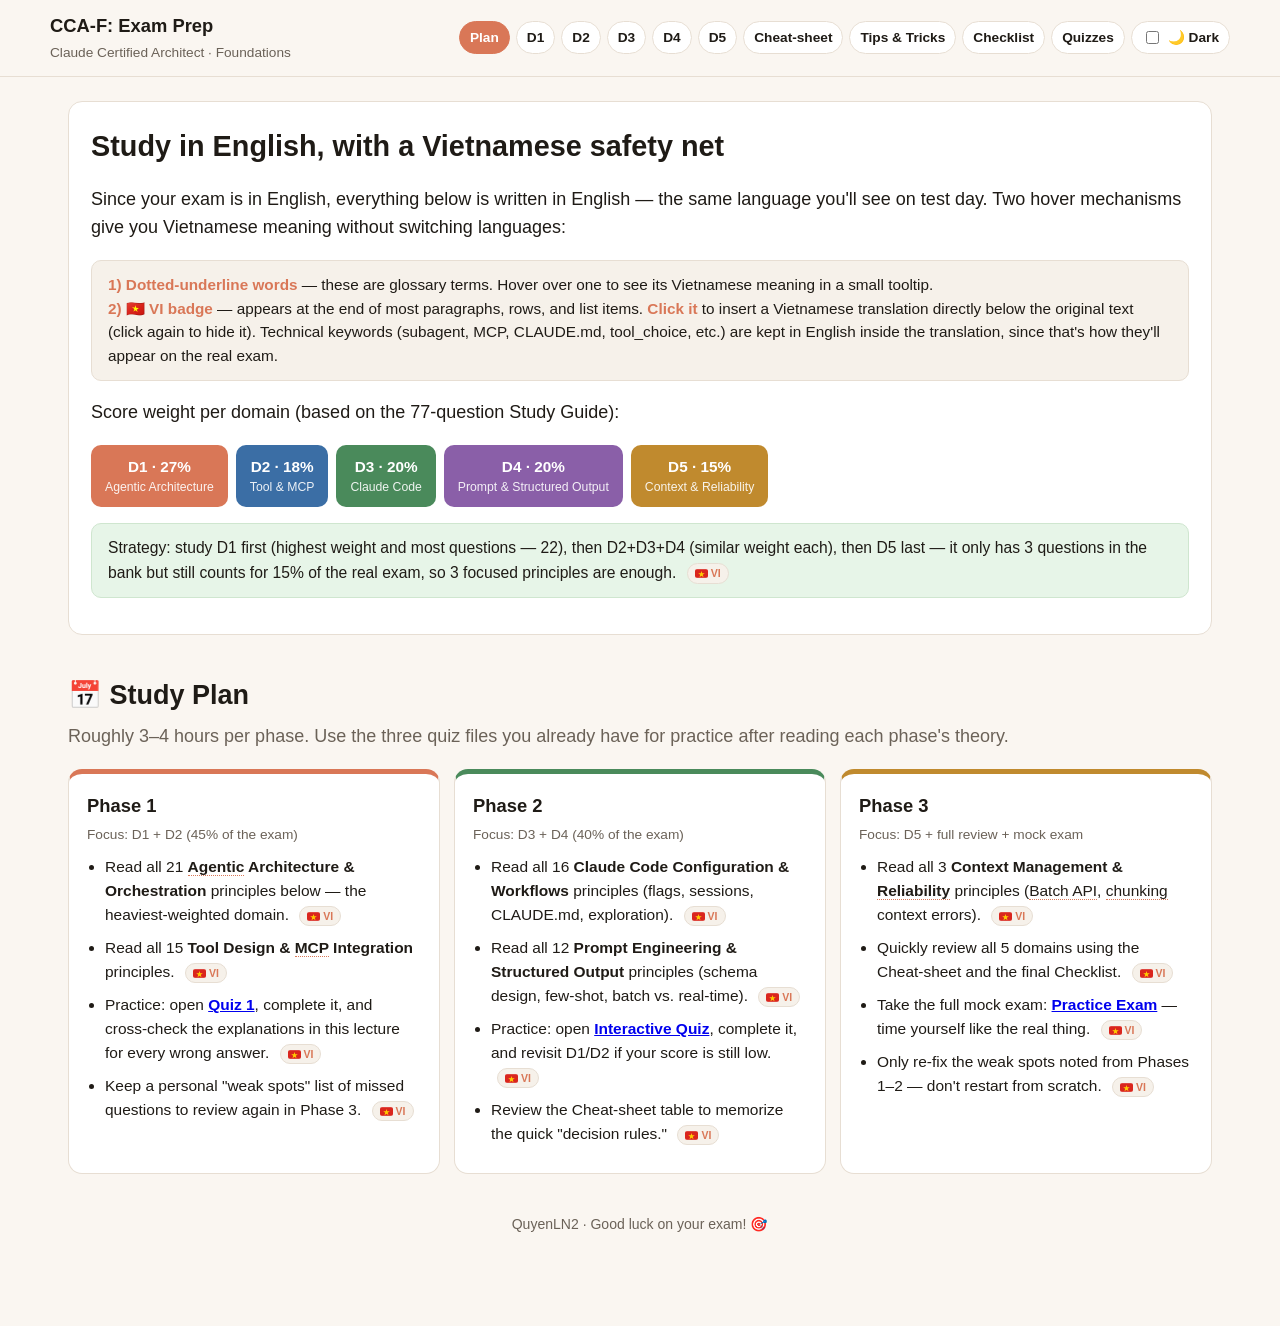
<file: index.html>
<!DOCTYPE html>
<html lang="en">
<head>
<meta charset="UTF-8">
<meta name="viewport" content="width=device-width, initial-scale=1.0">
<title>CCA-F: Exam Prep</title>
<script>(function(){try{var t=localStorage.getItem('cca-theme');if(t==='dark'||t==='light')document.documentElement.setAttribute('data-theme',t);}catch(e){}})();</script>
<link rel="stylesheet" href="assets/css/style.css">
<noscript><style>.tab-panel{display:block !important;}</style></noscript>
</head>
<body>
<header class="top">
  <div class="inner">
    <div>
      <h1>CCA‑F: Exam Prep</h1>
      <div class="sub">Claude Certified Architect · Foundations</div>
    </div>
    <div class="nav-toggle-group">
      <span class="current-tab-label" id="navToggleLabel">Plan</span>
      <button type="button" class="nav-toggle" id="navToggle" aria-expanded="false" aria-controls="tocNav">
        <span class="hamburger">☰</span> Menu
      </button>
    </div>
    <nav class="toc" id="tocNav">
      <button type="button" class="tab-btn" data-tab="plan">Plan</button>
      <button type="button" class="tab-btn" data-tab="d1" data-label="Domain 1" style="--tab-c:var(--d1)">D1</button>
      <button type="button" class="tab-btn" data-tab="d2" data-label="Domain 2" style="--tab-c:var(--d2)">D2</button>
      <button type="button" class="tab-btn" data-tab="d3" data-label="Domain 3" style="--tab-c:var(--d3)">D3</button>
      <button type="button" class="tab-btn" data-tab="d4" data-label="Domain 4" style="--tab-c:var(--d4)">D4</button>
      <button type="button" class="tab-btn" data-tab="d5" data-label="Domain 5" style="--tab-c:var(--d5)">D5</button>
      <button type="button" class="tab-btn" data-tab="cheat">Cheat‑sheet</button>
      <button type="button" class="tab-btn" data-tab="tips">Tips &amp; Tricks</button>
      <button type="button" class="tab-btn" data-tab="checklist">Checklist</button>
      <button type="button" class="tab-btn" data-tab="quizzes">Quizzes</button>
      <label class="hint-toggle"><input type="checkbox" class="theme-toggle-input"> 🌙 Dark</label>
    </nav>
  </div>
</header>

<div class="wrap">

<section class="tab-panel" data-tab="plan" id="tab-plan">
  <div class="hero">
    <h1>Study in English, with a Vietnamese safety net</h1>
    <p>Since your exam is in English, everything below is written in English — the same language you'll see on test day. Two hover mechanisms give you Vietnamese meaning without switching languages:</p>
    <div class="legend">
      <b>1) Dotted‑underline words</b> — these are glossary terms. Hover over one to see its Vietnamese meaning in a small tooltip.<br>
      <b>2) 🇻🇳 VI badge</b> — appears at the end of most paragraphs, rows, and list items. <b>Click it</b> to insert a Vietnamese translation directly below the original text (click again to hide it). Technical keywords (subagent, MCP, CLAUDE.md, tool_choice, etc.) are kept in English inside the translation, since that's how they'll appear on the real exam.
    </div>
    <p>Score weight per domain (based on the 77‑question Study Guide):</p>
    <div class="weights">
      <div class="weight-chip w1">D1 · 27%<small>Agentic Architecture</small></div>
      <div class="weight-chip w2">D2 · 18%<small>Tool &amp; MCP</small></div>
      <div class="weight-chip w3">D3 · 20%<small>Claude Code</small></div>
      <div class="weight-chip w4">D4 · 20%<small>Prompt &amp; Structured Output</small></div>
      <div class="weight-chip w5">D5 · 15%<small>Context &amp; Reliability</small></div>
    </div>
    <div class="callout">
      <p class="glossary-zone" style="margin:0;">Strategy: study D1 first (highest weight and most questions — 22), then D2+D3+D4 (similar weight each), then D5 last — it only has 3 questions in the bank but still counts for 15% of the real exam, so 3 focused principles are enough. <span class="vi-icon" data-vi="Chiến lược: học D1 trước (trọng số cao nhất và nhiều câu nhất — 22 câu), rồi đến D2+D3+D4 (trọng số tương đương nhau), và D5 học cuối cùng — nó chỉ có 3 câu trong ngân hàng nhưng vẫn chiếm 15% đề thi thật, nên chỉ cần 3 nguyên tắc trọng tâm là đủ.">VI</span></p>
    </div>
  </div>

  <h2 class="section-title" id="plan">📅 Study Plan</h2>
  <p class="section-desc">Roughly 3–4 hours per phase. Use the three quiz files you already have for practice after reading each phase's theory.</p>
  <div class="plan-grid">
    <div class="phase-card" style="border-top-color:var(--d1)">
      <h3>Phase 1</h3>
      <div class="focus">Focus: D1 + D2 (45% of the exam)</div>
      <ul>
        <li class="glossary-zone">Read all 21 <b>Agentic Architecture &amp; Orchestration</b> principles below — the heaviest‑weighted domain. <span class="vi-icon" data-vi="Đọc hết 21 nguyên tắc Agentic Architecture & Orchestration bên dưới — domain nặng nhất.">VI</span></li>
        <li class="glossary-zone">Read all 15 <b>Tool Design &amp; MCP Integration</b> principles. <span class="vi-icon" data-vi="Đọc hết 15 nguyên tắc Tool Design & MCP Integration.">VI</span></li>
        <li class="glossary-zone">Practice: open <b><a href="quizzes/quiz-1.html">Quiz 1</a></b>, complete it, and cross‑check the explanations in this lecture for every wrong answer. <span class="vi-icon" data-vi="Luyện tập: mở Quiz 1, làm hết, đối chiếu phần giải thích trong bài giảng này khi sai.">VI</span></li>
        <li class="glossary-zone">Keep a personal "weak spots" list of missed questions to review again in Phase 3. <span class="vi-icon" data-vi="Ghi chú riêng các câu bạn sai vào danh sách điểm yếu để ôn lại ở Phase 3.">VI</span></li>
      </ul>
    </div>
    <div class="phase-card" style="border-top-color:var(--d3)">
      <h3>Phase 2</h3>
      <div class="focus">Focus: D3 + D4 (40% of the exam)</div>
      <ul>
        <li class="glossary-zone">Read all 16 <b>Claude Code Configuration &amp; Workflows</b> principles (flags, sessions, CLAUDE.md, exploration). <span class="vi-icon" data-vi="Đọc hết 16 nguyên tắc Claude Code Configuration & Workflows (flags, sessions, CLAUDE.md, khám phá code).">VI</span></li>
        <li class="glossary-zone">Read all 12 <b>Prompt Engineering &amp; Structured Output</b> principles (schema design, few‑shot, batch vs. real‑time). <span class="vi-icon" data-vi="Đọc hết 12 nguyên tắc Prompt Engineering & Structured Output (thiết kế schema, few-shot, batch vs real-time).">VI</span></li>
        <li class="glossary-zone">Practice: open <b><a href="quizzes/interactive-quiz.html">Interactive Quiz</a></b>, complete it, and revisit D1/D2 if your score is still low. <span class="vi-icon" data-vi="Luyện tập: mở Interactive Quiz, làm hết, ôn lại D1/D2 nếu điểm còn thấp.">VI</span></li>
        <li class="glossary-zone">Review the Cheat‑sheet table to memorize the quick "decision rules." <span class="vi-icon" data-vi="Xem lại bảng Cheat-sheet để nhớ nhanh các quy tắc quyết định.">VI</span></li>
      </ul>
    </div>
    <div class="phase-card" style="border-top-color:var(--d5)">
      <h3>Phase 3</h3>
      <div class="focus">Focus: D5 + full review + mock exam</div>
      <ul>
        <li class="glossary-zone">Read all 3 <b>Context Management &amp; Reliability</b> principles (Batch API, chunking context errors). <span class="vi-icon" data-vi="Đọc hết 3 nguyên tắc Context Management & Reliability (Batch API, xử lý lỗi context bằng chunking).">VI</span></li>
        <li class="glossary-zone">Quickly review all 5 domains using the Cheat‑sheet and the final Checklist. <span class="vi-icon" data-vi="Ôn nhanh toàn bộ 5 domain bằng bảng Cheat-sheet và Checklist cuối bài.">VI</span></li>
        <li class="glossary-zone">Take the full mock exam: <b><a href="quizzes/practice-exam.html">Practice Exam</a></b> — time yourself like the real thing. <span class="vi-icon" data-vi="Làm thi thử đầy đủ: Practice Exam — canh giờ như thi thật.">VI</span></li>
        <li class="glossary-zone">Only re‑fix the weak spots noted from Phases 1–2 — don't restart from scratch. <span class="vi-icon" data-vi="Chỉ sửa lại các điểm yếu đã ghi chú từ Phase 1-2 — không học lại từ đầu.">VI</span></li>
      </ul>
    </div>
  </div>

</section>

<section class="tab-panel" data-tab="d1" id="tab-d1">
  <!-- DOMAIN 1 -->
  <div class="domain-block" id="d1">
    <div class="domain-head" style="border-left-color:var(--d1)">
      <div class="kicker">Domain 1 · 27% of the exam · 22 questions in the bank</div>
      <h2>Agentic Architecture &amp; Orchestration</h2>
      <div class="meta">Multi-agent orchestration, coordinator–subagent patterns, task decomposition, parallel execution</div>
    </div>
    <div class="domain-body">
      <div class="bigpic">
        <p class="cap">🗺️ <b>Big picture, from the source</b> — this is a faithful redraw of Anthropic's own published multi-agent Research architecture, not something invented from the quiz questions. Component names (LeadResearcher, Subagents, Memory, CitationAgent) are Anthropic's actual names. Click any number to jump to that principle below.</p>
        <blockquote style="margin:0 0 12px;padding:10px 14px;border-left:3px solid var(--d1);background:var(--card);font-size:0.82rem;color:var(--muted);font-style:italic;">"Our Research system uses a multi-agent architecture with an orchestrator-worker pattern, where a lead agent coordinates the process while delegating to specialized subagents that operate in parallel." — Anthropic Engineering, "How we built our multi-agent research system," Jun 2025</blockquote>
        <svg width="100%" viewBox="0 0 700 620" role="img" aria-label="Domain 1 architecture diagram, redrawn from Anthropic's official multi-agent research system post">
        <defs>
          <marker id="d1arrow" viewBox="0 0 10 10" refX="8" refY="5" markerWidth="7" markerHeight="7" orient="auto-start-reverse">
            <path d="M2 1L8 5L2 9" fill="none" stroke="var(--d1)" stroke-width="1.5" stroke-linecap="round" stroke-linejoin="round"/>
          </marker>
        </defs>
        <style>
          .d1box{fill:var(--card);stroke:var(--d1);stroke-width:1.3;}
          .d1box-back{fill:var(--card);stroke:var(--line);stroke-width:1;}
          .d1hub{fill:var(--d1);}
          .d1store{fill:var(--card);stroke:var(--muted);stroke-width:1;stroke-dasharray:3 2;}
          .d1t{font-size:13px;fill:var(--ink);font-weight:700;}
          .d1t-w{font-size:13px;fill:#fff;font-weight:700;}
          .d1s{font-size:10.5px;fill:var(--muted);}
          .d1s-w{font-size:10.5px;fill:#fff;opacity:0.9;}
          .d1line{stroke:var(--d1);stroke-width:1.4;fill:none;}
          .d1dash{stroke:var(--muted);stroke-width:1.2;fill:none;stroke-dasharray:4 3;}
          .badge{fill:var(--d1);}
          .badge-w{fill:#fff;}
          .badge-t{font-size:10px;fill:#fff;font-weight:700;}
          .badge-t-w{font-size:10px;fill:var(--d1);font-weight:700;}
        </style>

        <!-- User query -->
        <rect class="d1box" x="250" y="20" width="200" height="32" rx="16"/>
        <text class="d1t" x="350" y="41" text-anchor="middle" style="font-size:12px;">User query</text>
        <line x1="350" y1="52" x2="350" y2="80" class="d1line" marker-end="url(#d1arrow)"/>

        <!-- LeadResearcher (orchestrator) -->
        <rect class="d1box d1hub" x="170" y="80" width="360" height="130" rx="12"/>
        <text class="d1t-w" x="350" y="104" text-anchor="middle">LeadResearcher — the orchestrator</text>
        <text class="d1s-w" x="350" y="122" text-anchor="middle">thinks &amp; plans the approach first</text>
        <text class="d1s-w" x="350" y="136" text-anchor="middle">sizes subagent count to task complexity</text>
        <text class="d1s-w" x="350" y="150" text-anchor="middle">hands off with goals, not scripts</text>
        <a href="#d1-p2" class="badge-link"><circle class="badge-w" cx="310" cy="176" r="10"/><text class="badge-t-w" x="310" y="180" text-anchor="middle">2</text></a>
        <a href="#d1-p3" class="badge-link"><circle class="badge-w" cx="337" cy="176" r="10"/><text class="badge-t-w" x="337" y="180" text-anchor="middle">3</text></a>
        <a href="#d1-p4" class="badge-link"><circle class="badge-w" cx="364" cy="176" r="10"/><text class="badge-t-w" x="364" y="180" text-anchor="middle">4</text></a>
        <a href="#d1-p7" class="badge-link"><circle class="badge-w" cx="391" cy="176" r="10"/><text class="badge-t-w" x="391" y="180" text-anchor="middle">7</text></a>
        <a href="#d1-p13" class="badge-link"><circle class="badge-w" cx="310" cy="197" r="10"/><text class="badge-t-w" x="310" y="201" text-anchor="middle">13</text></a>
        <a href="#d1-p14" class="badge-link"><circle class="badge-w" cx="337" cy="197" r="10"/><text class="badge-t-w" x="337" y="201" text-anchor="middle">14</text></a>
        <a href="#d1-p17" class="badge-link"><circle class="badge-w" cx="364" cy="197" r="10"/><text class="badge-t-w" x="364" y="201" text-anchor="middle">17</text></a>
        <a href="#d1-p19" class="badge-link"><circle class="badge-w" cx="391" cy="197" r="10"/><text class="badge-t-w" x="391" y="201" text-anchor="middle">19</text></a>

        <!-- Memory (side) -->
        <line x1="530" y1="145" x2="580" y2="145" class="d1dash"/>
        <rect class="d1store" x="580" y="108" width="104" height="76" rx="8"/>
        <text class="d1t" x="632" y="128" text-anchor="middle" style="font-size:12px;">Memory</text>
        <text class="d1s" x="632" y="144" text-anchor="middle">plan persisted</text>
        <text class="d1s" x="632" y="157" text-anchor="middle">(200K token limit)</text>
        <a href="#d1-p5" class="badge-link"><circle class="badge" cx="632" cy="172" r="9"/><text class="badge-t" x="632" y="175" text-anchor="middle" style="font-size:9px;">5</text></a>

        <!-- spawn / findings -->
        <line x1="350" y1="210" x2="350" y2="250" class="d1line" marker-start="url(#d1arrow)" marker-end="url(#d1arrow)"/>
        <text class="d1s" x="440" y="222" text-anchor="middle">spawn ⇄ return findings</text>
        <a href="#d1-p6" class="badge-link"><circle class="badge" cx="465" cy="238" r="10"/><text class="badge-t" x="465" y="242" text-anchor="middle">6</text></a>

        <!-- Subagents stack -->
        <rect class="d1box-back" x="182" y="262" width="340" height="90" rx="10"/>
        <rect class="d1box" x="170" y="250" width="340" height="90" rx="10"/>
        <text class="d1t" x="350" y="272" text-anchor="middle">Subagents (3–5, parallel)</text>
        <text class="d1s" x="350" y="288" text-anchor="middle">own context &amp; own tools</text>
        <text class="d1s" x="350" y="302" text-anchor="middle">interleaved thinking refines each query</text>
        <a href="#d1-p1" class="badge-link"><circle class="badge" cx="310" cy="322" r="10"/><text class="badge-t" x="310" y="326" text-anchor="middle">1</text></a>
        <a href="#d1-p8" class="badge-link"><circle class="badge" cx="337" cy="322" r="10"/><text class="badge-t" x="337" y="326" text-anchor="middle">8</text></a>
        <a href="#d1-p15" class="badge-link"><circle class="badge" cx="364" cy="322" r="10"/><text class="badge-t" x="364" y="326" text-anchor="middle">15</text></a>
        <a href="#d1-p16" class="badge-link"><circle class="badge" cx="391" cy="322" r="10"/><text class="badge-t" x="391" y="326" text-anchor="middle">16</text></a>

        <!-- External store (side) -->
        <line x1="510" y1="296" x2="580" y2="300" class="d1dash"/>
        <rect class="d1store" x="580" y="270" width="104" height="76" rx="8"/>
        <text class="d1t" x="632" y="290" text-anchor="middle" style="font-size:12px;">External store</text>
        <text class="d1s" x="632" y="306" text-anchor="middle">full output saved</text>
        <text class="d1s" x="632" y="319" text-anchor="middle">only a reference returns</text>
        <a href="#d1-p11" class="badge-link"><circle class="badge" cx="632" cy="334" r="9"/><text class="badge-t" x="632" y="337" text-anchor="middle" style="font-size:9px;">11</text></a>

        <!-- feedback loop -->
        <path d="M170,295 C 90,295 90,145 170,145" class="d1dash" marker-end="url(#d1arrow)"/>
        <text class="d1s" x="52" y="220" text-anchor="middle" transform="rotate(-90 52 220)">gap found → spawn again</text>
        <a href="#d1-p10" class="badge-link"><circle class="badge" cx="52" cy="260" r="10"/><text class="badge-t" x="52" y="264" text-anchor="middle">10</text></a>

        <!-- to CitationAgent -->
        <line x1="350" y1="340" x2="350" y2="378" class="d1line" marker-end="url(#d1arrow)"/>
        <text class="d1s" x="490" y="362" text-anchor="middle">loop exits → hand off</text>

        <rect class="d1box" x="210" y="380" width="280" height="90" rx="10"/>
        <text class="d1t" x="350" y="402" text-anchor="middle">CitationAgent</text>
        <text class="d1s" x="350" y="420" text-anchor="middle">matches every claim to its source document</text>
        <a href="#d1-p9" class="badge-link"><circle class="badge" cx="323" cy="450" r="10"/><text class="badge-t" x="323" y="454" text-anchor="middle">9</text></a>
        <a href="#d1-p18" class="badge-link"><circle class="badge" cx="350" cy="450" r="10"/><text class="badge-t" x="350" y="454" text-anchor="middle">18</text></a>
        <a href="#d1-p20" class="badge-link"><circle class="badge" cx="377" cy="450" r="10"/><text class="badge-t" x="377" y="454" text-anchor="middle">20</text></a>

        <line x1="350" y1="470" x2="350" y2="505" class="d1line" marker-end="url(#d1arrow)"/>

        <!-- Final result -->
        <rect class="d1box" x="220" y="505" width="260" height="36" rx="18"/>
        <text class="d1t" x="350" y="527" text-anchor="middle" style="font-size:12px;">Cited answer → User</text>
        <a href="#d1-p12" class="badge-link"><circle class="badge" cx="330" cy="558" r="9"/><text class="badge-t" x="330" y="561" text-anchor="middle" style="font-size:9px;">12</text></a>
        <a href="#d1-p21" class="badge-link"><circle class="badge" cx="370" cy="558" r="9"/><text class="badge-t" x="370" y="561" text-anchor="middle" style="font-size:9px;">21</text></a>
        </svg>
        <p class="cap" style="margin-top:6px;">Notice: only LeadResearcher talks to Subagents, Memory, and CitationAgent — subagents never call each other directly, and none of them spawn further children. That flat, hub‑and‑spoke shape is exactly what principles 8 and 19 describe.</p>
        <p class="cap" style="margin-top:8px;">Read it yourself: <a href="https://www.anthropic.com/engineering/multi-agent-research-system" target="_blank" rel="noopener" style="color:var(--d1);font-weight:600;">How we built our multi-agent research system ↗</a> · <a href="https://www.anthropic.com/engineering/building-effective-agents" target="_blank" rel="noopener" style="color:var(--d1);font-weight:600;">Building Effective Agents ↗</a></p>
      </div>

<div class="principle" id="d1-p1"><span class="num" style="background:var(--d1)">1</span><h4>Agentic search over static context</h4><span class="vi-icon" data-vi="Khi lỗi xuất phát từ việc thiếu context (ví dụ: nơi gọi hàm nằm trong file không thay đổi nên không được đưa vào prompt tĩnh), cách sửa đúng là biến task thành agentic task để model tự đọc file và tìm kiếm trong codebase qua tool — không phải thêm chain-of-thought hay mở rộng prompt bằng static analysis.">VI</span>
        <p class="glossary-zone">When the failure is a missing-context problem (e.g., a caller in an unchanged file isn't included in a static prompt), the fix is to turn the task into an agentic one where the model can read files and search the codebase via tools — not add chain-of-thought instructions or expand the prompt with static analysis.</p>
      </div>

      <div class="principle" id="d1-p2"><span class="num" style="background:var(--d1)">2</span><h4>Decomposing open-ended tasks</h4><span class="vi-icon" data-vi="Dùng Glob và Grep để lập bản đồ cấu trúc codebase, ưu tiên các vùng ảnh hưởng lớn và liên kết chặt, lập kế hoạch rồi điều chỉnh khi phát hiện dependency mới — không đọc hết mọi file, không chia đều theo thư mục, không làm ngẫu nhiên.">VI</span>
        <p class="glossary-zone">Use Glob and Grep to map the codebase structure, prioritize high-impact and heavily-coupled areas, create a plan, and revise it as new dependencies are discovered — don't read every file exhaustively, split effort evenly by directory, or proceed arbitrarily.</p>
      </div>

      <div class="principle" id="d1-p3"><span class="num" style="background:var(--d1)">3</span><h4>Multi-phase workflows (analyze → propose → implement → review)</h4><span class="vi-icon" data-vi="Cấu trúc này có giá trị nhất với các yêu cầu mở, đòi hỏi phán đoán (vd cải thiện xử lý lỗi). Task máy móc, rõ ràng (vd đổi tên hàm) không được lợi nhiều từ các bước bổ sung.">VI</span>
        <p class="glossary-zone">This structure is most valuable for open-ended, judgment-heavy requests (e.g., "improve error handling"). Mechanical, well-defined tasks (e.g., a straightforward rename) gain little from the extra phases.</p>
      </div>

      <div class="principle" id="d1-p4"><span class="num" style="background:var(--d1)">4</span><h4>Three decomposition patterns: prompt chaining, routing, orchestrator-workers</h4><span class="vi-icon" data-vi="Prompt chaining phù hợp khi quy trình cố định, giống nhau mỗi lần. Routing phù hợp khi input rơi vào các loại khác nhau cần xử lý khác nhau. Orchestrator-workers phù hợp khi subtask thay đổi không đoán trước được và cần một LLM trung tâm quyết định linh hoạt.">VI</span>
        <p class="glossary-zone">Prompt chaining fits a fixed, identical sequence of subtasks every time. Routing fits inputs that fall into distinct categories needing different handling. Orchestrator-workers fits subtasks that vary unpredictably per input and must be decided dynamically by a central LLM.</p>
      </div>

      <div class="principle" id="d1-p5"><span class="num" style="background:var(--d1)">5</span><h4>Restoring state after a crash</h4><span class="vi-icon" data-vi="Cho mỗi agent lưu một bản export có cấu trúc tại vị trí cố định; khi resume, coordinator đọc manifest và chỉ tiêm phần state liên quan vào prompt của từng subagent — không dựa vào toàn bộ conversation log thô (quá tải context) hay semantic vector search (dễ mất/méo thông tin).">VI</span>
        <p class="glossary-zone">Have each agent persist a structured export to a known location; on resume, the coordinator loads a manifest and injects only the relevant state into each subagent's prompt — don't rely on a full raw conversation log (too much context) or semantic vector search (lossy, may miss findings).</p>
      </div>

      <div class="principle" id="d1-p6"><span class="num" style="background:var(--d1)">6</span><h4>True parallel subagent execution</h4><span class="vi-icon" data-vi="Coordinator phải phát ra nhiều lệnh gọi Task tool trong cùng một message — đây là cơ chế duy nhất khiến harness chạy các subagent song song thật sự. Đổi sang model rẻ hơn, thêm hạ tầng async bên ngoài, hay chỉ dặn model chạy song song đều không đảm bảo điều này.">VI</span>
        <p class="glossary-zone">The coordinator must emit multiple Task tool calls within a single assistant message — that's the only mechanism that makes the harness run subagents concurrently. Switching to a cheaper model, adding external async infrastructure, or simply instructing the model to "run in parallel" does not guarantee this.</p>
      </div>

      <div class="principle" id="d1-p7"><span class="num" style="background:var(--d1)">7</span><h4>"Task" must be in allowedTools</h4><span class="vi-icon" data-vi="Nếu coordinator đã cấu hình AgentDefinitions đầy đủ nhưng nói về việc delegate mà không có subagent nào thực sự chạy (và không có lỗi), nguyên nhân khả dĩ nhất là Task không nằm trong allowedTools — model chỉ nói về việc delegate mà không có cơ chế thực sự gọi nó.">VI</span>
        <p class="glossary-zone">If a coordinator with fully configured AgentDefinitions reasons about delegating but no subagent ever actually executes (with no errors logged), the most likely cause is that "Task" is missing from allowedTools — the model can talk about delegation but has no mechanism to invoke it.</p>
      </div>

      <div class="principle" id="d1-p8"><span class="num" style="background:var(--d1)">8</span><h4>Flat, non-recursive hierarchies</h4><span class="vi-icon" data-vi="Để giảm latency mà vẫn giữ khả năng giám sát/debug tập trung, hãy để chính coordinator spawn các subagent song song và tổng hợp kết quả — tránh kiến trúc phân cấp lồng nhau/đệ quy (subagent tự spawn subagent con) vì làm giảm khả năng quan sát nghiêm trọng.">VI</span>
        <p class="glossary-zone">To cut latency while keeping monitoring and debugging centralized, have the coordinator itself spawn parallel subagents and aggregate results — avoid nested/recursive agent hierarchies (subagents spawning their own subagents), which severely hurt observability.</p>
      </div>

      <div class="principle" id="d1-p9"><span class="num" style="background:var(--d1)">9</span><h4>Preserve attribution with structured data</h4><span class="vi-icon" data-vi="Để tránh mất thông tin claim nào đến từ nguồn nào khi tổng hợp, bắt các subagent xuất ra structured claim-source mapping và synthesis agent phải giữ nguyên nó — không dùng prefix trong text tự do, không phân tích log sau, không dùng semantic similarity để đoán lại.">VI</span>
        <p class="glossary-zone">To avoid losing which claim came from which source during synthesis, require subagents to emit explicit structured claim-source mappings that the synthesis agent must preserve — not inline text-prefix conventions, post-hoc log analysis, or unreliable semantic-similarity reconstruction.</p>
      </div>

      <div class="principle" id="d1-p10"><span class="num" style="background:var(--d1)">10</span><h4>Closed feedback loops for gap detection</h4><span class="vi-icon" data-vi="Khi agent phân tích phát hiện một khoảng trống cụ thể (vd thiếu chi tiết về token refresh), nó cần báo cho coordinator để coordinator kích hoạt tìm kiếm bổ sung có mục tiêu và chạy lại phân tích đến khi đủ độ phủ — không chỉ gắn cờ confidence rồi dừng lại.">VI</span>
        <p class="glossary-zone">When an analysis agent identifies a specific gap (e.g., "missing details on token refresh"), it should report that gap to the coordinator, which triggers targeted follow-up searches and re-runs analysis until coverage is sufficient — not just attach a confidence score and stop, or add an upfront planning agent.</p>
      </div>

      <div class="principle" id="d1-p11"><span class="num" style="background:var(--d1)">11</span><h4>Passing context between subagents</h4><span class="vi-icon" data-vi="Dùng reference/ID trỏ tới một nơi lưu chung thay vì nhét toàn bộ nội dung thô vào prompt (làm phình context, dễ mất thông tin) hay dựa vào callback/context kế thừa tự động (không tồn tại trong kiến trúc này).">VI</span>
        <p class="glossary-zone">Use reference identifiers pointing to a shared store rather than inlining full raw content into the prompt (bloats context, risks information loss) or relying on callbacks/automatic context inheritance (neither exists in this architecture).</p>
      </div>

      <div class="principle" id="d1-p12"><span class="num" style="background:var(--d1)">12</span><h4>Format-aware synthesis</h4><span class="vi-icon" data-vi="Agent tổng hợp nên hiển thị mỗi loại nội dung theo đúng bản chất của nó — bảng cho so sánh số liệu tài chính, văn xuôi cho tin tức — thay vì ép tất cả về một định dạng đồng nhất như bullet points.">VI</span>
        <p class="glossary-zone">The synthesis agent should render each content type in its natural form — tables for financial comparisons, prose for news narratives — rather than flattening everything into one uniform format like bullet points.</p>
      </div>

      <div class="principle" id="d1-p13"><span class="num" style="background:var(--d1)">13</span><h4>Dynamic, LLM-judged query routing</h4><span class="vi-icon" data-vi="Với phân bố câu hỏi đa dạng và liên tục thay đổi, hãy để LLM coordinator tự đánh giá và quyết định linh hoạt bao nhiêu và loại subagent nào cần gọi cho mỗi câu hỏi — fast-path tĩnh, routing theo luật cứng, hay classifier cần huấn luyện lại định kỳ đều không theo kịp.">VI</span>
        <p class="glossary-zone">With a diverse and evolving query distribution, let the coordinator's LLM judgment decide dynamically how many and which subagents to invoke per query — static fast-paths, hand-coded pattern routing, and a classifier requiring periodic retraining all break down as patterns evolve.</p>
      </div>

      <div class="principle" id="d1-p14"><span class="num" style="background:var(--d1)">14</span><h4>Delegate with goals, not scripts</h4><span class="vi-icon" data-vi="Chỉ định mục tiêu nghiên cứu và tiêu chí chất lượng (độ phủ, đa dạng nguồn, tính mới) thay vì hướng dẫn từng bước chi tiết — điều này giúp subagent tự thích nghi chiến lược thay vì thất bại cứng nhắc khi cách tiếp cận định sẵn không hiệu quả.">VI</span>
        <p class="glossary-zone">Specify research goals and quality criteria (coverage breadth, source diversity, recency) rather than prescriptive step-by-step instructions — this lets a capable subagent adapt its own strategy instead of failing rigidly when a pre-specified approach doesn't work.</p>
      </div>

      <div class="principle" id="d1-p15"><span class="num" style="background:var(--d1)">15</span><h4>Purpose-specific tools over one generic tool</h4><span class="vi-icon" data-vi="Khi một tool đa năng (input tự do) cho ra định dạng output không nhất quán giữa các loại nhiệm vụ khác nhau, hãy tách nó thành các tool phạm vi hẹp với input/output contract rõ ràng thay vì thêm tham số enum, mô tả tốt hơn, hay phân loại trước.">VI</span>
        <p class="glossary-zone">When a single free-text tool produces inconsistent output formats across different task types, split it into narrowly-scoped tools with explicit input/output contracts (e.g., extract_data_points, summarize_content, verify_claim_against_source) rather than adding an enum parameter, better descriptions, or pre-classification.</p>
      </div>

      <div class="principle" id="d1-p16"><span class="num" style="background:var(--d1)">16</span><h4>No automatic context sharing between subagent calls</h4><span class="vi-icon" data-vi="Mỗi lệnh gọi subagent là một API call độc lập (stateless) với context riêng biệt — coordinator phải chủ động chèn output của các agent trước vào prompt của subagent tiếp theo, nếu không subagent đó sẽ báo là không có thông tin gì cả.">VI</span>
        <p class="glossary-zone">Each subagent invocation is a stateless API call with its own isolated context — the coordinator must explicitly inject the prior agents' outputs into the next subagent's prompt, or that subagent will report having no information at all.</p>
      </div>

      <div class="principle" id="d1-p17"><span class="num" style="background:var(--d1)">17</span><h4>Don't spawn a subagent when the coordinator already has the context</h4><span class="vi-icon" data-vi="Nếu coordinator đã có sẵn toàn bộ dữ liệu cần thiết trong context của nó, hãy xử lý trực tiếp một yêu cầu tiếp theo đơn giản (như tóm tắt) thay vì spawn subagent và truyền lại hàng chục nghìn token — đó là chi phí latency thuần tuý không cần thiết.">VI</span>
        <p class="glossary-zone">If the coordinator already holds all the needed findings in its own context (e.g., from orchestrating prior research), handle a simple follow-up (like summarization) directly rather than spawning a subagent and re-transferring tens of thousands of tokens — that's pure latency overhead.</p>
      </div>

      <div class="principle" id="d1-p18"><span class="num" style="background:var(--d1)">18</span><h4>A structured source index for the report generator</h4><span class="vi-icon" data-vi="Truyền bản nháp tổng hợp cùng với một source index có cấu trúc ánh xạ các claim quan trọng tới URL và trích đoạn nguồn — đây là cân bằng tốt nhất giữa đầy đủ và hiệu quả, tốt hơn truyền toàn bộ raw content, chỉ gắn tên nguồn, hay khớp trích dẫn sau khi đã tạo báo cáo.">VI</span>
        <p class="glossary-zone">Pass the synthesis draft together with a structured source index mapping key claims to their source URLs and excerpts — this is the best balance of completeness and efficiency, better than passing all raw content, name-only attribution, or post-hoc citation matching.</p>
      </div>

      <div class="principle" id="d1-p19"><span class="num" style="background:var(--d1)">19</span><h4>The coordinator is always the hub</h4><span class="vi-icon" data-vi="Trong mô hình orchestrator-worker, các subagent không bao giờ gọi trực tiếp lẫn nhau, không có event bus hay truy cập tự động giữa các sibling — mọi thông tin phải đi qua coordinator, nơi chủ động chuyển tiếp output liên quan vào prompt của subagent tiếp theo.">VI</span>
        <p class="glossary-zone">In an orchestrator-worker pattern, subagents never call each other directly, and there's no event bus or automatic sibling access — all information flows through the coordinator, which explicitly forwards relevant output into the next subagent's prompt.</p>
      </div>

      <div class="principle" id="d1-p20"><span class="num" style="background:var(--d1)">20</span><h4>Include timestamps/metadata in structured output</h4><span class="vi-icon" data-vi="Nếu hai nguồn báo cáo số liệu khác nhau theo thời gian và agent tổng hợp nhầm coi đó là mâu thuẫn, cách sửa là yêu cầu mỗi điểm dữ liệu phải mang theo ngày xuất bản/thu thập của chính nó — giúp synthesis suy luận về xu hướng thay vì cho là xung đột.">VI</span>
        <p class="glossary-zone">If two sources report different numbers over time (e.g., 2022 vs. 2024) and the synthesis agent wrongly flags them as "contradictory," the fix is requiring every data point to carry its own publication or collection date — that lets synthesis reason about trends instead of conflicts.</p>
      </div>

      <div class="principle" id="d1-p21"><span class="num" style="background:var(--d1)">21</span><h4>Handling uncertainty through report structure</h4><span class="vi-icon" data-vi="Giữ nguyên đặc trưng nguồn và bối cảnh phương pháp luận, đồng thời cấu trúc báo cáo để tách phần đã được xác lập rõ khỏi phần còn tranh cãi — không lấy trung bình các ước tính khác phương pháp luận, không âm thầm lọc bỏ dữ liệu chưa chắc chắn, không yêu cầu cứng nhắc tối thiểu 2 nguồn.">VI</span>
        <p class="glossary-zone">Preserve the original source characterization and methodological context, and structure the report to separate well-established findings from contested ones — don't average conflicting estimates that use different methodologies, silently filter out uncertain data, or require a rigid two-source minimum.</p>
      </div>

    </div>
  </div>

</section>

<section class="tab-panel" data-tab="d2" id="tab-d2">
  <!-- DOMAIN 2 -->
  <div class="domain-block" id="d2">
    <div class="domain-head" style="border-left-color:var(--d2)">
      <div class="kicker">Domain 2 · 18% of the exam · 20 questions in the bank</div>
      <h2>Tool Design &amp; MCP Integration</h2>
      <div class="meta">Tool design, built-in tools (Grep/Glob/Bash), MCP servers, tools &amp; resources</div>
    </div>
    <div class="domain-body">
<div class="bigpic">
  <p class="cap">🗺️ <b>Big picture, from the source</b> — grounded in Anthropic’s official Model Context Protocol architecture (client/server tool calls) plus the standard tool-result and escalation patterns from the CCA-F question bank. Click any number to jump to that principle below.</p>
  <blockquote style="margin:0 0 12px;padding:10px 14px;border-left:3px solid var(--accent);background:var(--card);font-size:0.82rem;color:var(--muted);font-style:italic;">"The architecture is straightforward: developers can either expose their data through MCP servers or build AI applications (MCP clients) that connect to these servers." — Anthropic, "Introducing the Model Context Protocol," Nov 2024</blockquote>
  <svg width="100%" viewBox="0 0 800 400" role="img" aria-label="Domain 2 architecture diagram">
<defs>
          <marker id="d2arrow" viewBox="0 0 10 10" refX="8" refY="5" markerWidth="7" markerHeight="7" orient="auto-start-reverse">
            <path d="M2 1L8 5L2 9" fill="none" stroke="var(--d2)" stroke-width="1.5" stroke-linecap="round" stroke-linejoin="round"/>
          </marker>
        </defs>
        <style>
          .d2box{fill:var(--card);stroke:var(--d2);stroke-width:1.3;}
          .d2t{font-size:10px;fill:var(--ink);font-weight:600;}
          .d2line{stroke:var(--d2);stroke-width:1.4;fill:none;}
          .d2dash{stroke:var(--muted);stroke-width:1.2;fill:none;stroke-dasharray:4 3;}
          .d2badge{fill:var(--d2);}
          .d2badge-t{font-size:9px;fill:#fff;font-weight:700;}
        </style>
<text x="20" y="34" style="font-size:11px;font-weight:800;fill:var(--d2);text-transform:uppercase;letter-spacing:.05em;">MCP tool-call loop</text>
<rect class="d2box" x="20" y="53" width="110" height="42" rx="8"/>
<text class="d2t" x="75" y="72" text-anchor="middle">Claude</text>
<text class="d2t" x="75" y="84" text-anchor="middle">(agent)</text>
<a href="#d2-p13" class="badge-link"><circle class="d2badge" cx="64" cy="110" r="9"/><text class="d2badge-t" x="64" y="113" text-anchor="middle" style="font-size:9px;">13</text></a>
<a href="#d2-p11" class="badge-link"><circle class="d2badge" cx="86" cy="110" r="9"/><text class="d2badge-t" x="86" y="113" text-anchor="middle" style="font-size:9px;">11</text></a>
<line x1="130" y1="74" x2="144" y2="74" class="d2line" marker-end="url(#d2arrow)"/>
<rect class="d2box" x="144" y="53" width="100" height="42" rx="8"/>
<text class="d2t" x="194" y="78" text-anchor="middle">MCP Client</text>
<line x1="244" y1="74" x2="258" y2="74" class="d2line" marker-end="url(#d2arrow)"/>
<rect class="d2box" x="258" y="53" width="150" height="42" rx="8"/>
<text class="d2t" x="333" y="72" text-anchor="middle">MCP Server(s)</text>
<text class="d2t" x="333" y="84" text-anchor="middle">Jira / Docs / …</text>
<a href="#d2-p1" class="badge-link"><circle class="d2badge" cx="300" cy="110" r="9"/><text class="d2badge-t" x="300" y="113" text-anchor="middle" style="font-size:9px;">1</text></a>
<a href="#d2-p2" class="badge-link"><circle class="d2badge" cx="322" cy="110" r="9"/><text class="d2badge-t" x="322" y="113" text-anchor="middle" style="font-size:9px;">2</text></a>
<a href="#d2-p3" class="badge-link"><circle class="d2badge" cx="344" cy="110" r="9"/><text class="d2badge-t" x="344" y="113" text-anchor="middle" style="font-size:9px;">3</text></a>
<a href="#d2-p4" class="badge-link"><circle class="d2badge" cx="366" cy="110" r="9"/><text class="d2badge-t" x="366" y="113" text-anchor="middle" style="font-size:9px;">4</text></a>
<line x1="408" y1="74" x2="422" y2="74" class="d2line" marker-end="url(#d2arrow)"/>
<rect class="d2box" x="422" y="53" width="140" height="42" rx="8"/>
<text class="d2t" x="492" y="72" text-anchor="middle">Tool result</text>
<text class="d2t" x="492" y="84" text-anchor="middle">isError+category</text>
<a href="#d2-p12" class="badge-link"><circle class="d2badge" cx="492" cy="110" r="9"/><text class="d2badge-t" x="492" y="113" text-anchor="middle" style="font-size:9px;">12</text></a>
<path d="M 562 96 C 562 130, 75 130, 75 96" fill="none" class="d2dash" marker-end="url(#d2arrow)"/>
<text x="330" y="140" text-anchor="middle" style="font-size:9.5px;fill:var(--muted);">reasons over tool_result, turn by turn</text>
<text x="20" y="178" style="font-size:11px;font-weight:800;fill:var(--d2);text-transform:uppercase;letter-spacing:.05em;">Conversation reliability</text>
<rect class="d2box" x="20" y="197" width="160" height="42" rx="8"/>
<text class="d2t" x="100" y="216" text-anchor="middle">Stateless API</text>
<text class="d2t" x="100" y="228" text-anchor="middle">resend full messages[]</text>
<a href="#d2-p11" class="badge-link"><circle class="d2badge" cx="100" cy="254" r="9"/><text class="d2badge-t" x="100" y="257" text-anchor="middle" style="font-size:9px;">11</text></a>
<rect class="d2box" x="190" y="197" width="170" height="42" rx="8"/>
<text class="d2t" x="275" y="216" text-anchor="middle">Stale session resume</text>
<text class="d2t" x="275" y="228" text-anchor="middle">fresh + inject summary</text>
<a href="#d2-p5" class="badge-link"><circle class="d2badge" cx="275" cy="254" r="9"/><text class="d2badge-t" x="275" y="257" text-anchor="middle" style="font-size:9px;">5</text></a>
<rect class="d2box" x="370" y="197" width="185" height="42" rx="8"/>
<text class="d2t" x="462" y="216" text-anchor="middle">Long multi-issue chat</text>
<text class="d2t" x="462" y="228" text-anchor="middle">summarize resolved, keep active</text>
<a href="#d2-p14" class="badge-link"><circle class="d2badge" cx="462" cy="254" r="9"/><text class="d2badge-t" x="462" y="257" text-anchor="middle" style="font-size:9px;">14</text></a>
<rect class="d2box" x="565" y="197" width="160" height="42" rx="8"/>
<text class="d2t" x="645" y="216" text-anchor="middle">40+ field result</text>
<text class="d2t" x="645" y="228" text-anchor="middle">prune to relevant fields</text>
<a href="#d2-p15" class="badge-link"><circle class="d2badge" cx="645" cy="254" r="9"/><text class="d2badge-t" x="645" y="257" text-anchor="middle" style="font-size:9px;">15</text></a>
<text x="20" y="292" style="font-size:11px;font-weight:800;fill:var(--d2);text-transform:uppercase;letter-spacing:.05em;">Escalation &amp; degradation</text>
<rect class="d2box" x="20" y="311" width="170" height="42" rx="8"/>
<text class="d2t" x="105" y="330" text-anchor="middle">Escalate?</text>
<text class="d2t" x="105" y="342" text-anchor="middle">human ask / policy / stuck</text>
<a href="#d2-p6" class="badge-link"><circle class="d2badge" cx="105" cy="368" r="9"/><text class="d2badge-t" x="105" y="371" text-anchor="middle" style="font-size:9px;">6</text></a>
<line x1="190" y1="332" x2="204" y2="332" class="d2line" marker-end="url(#d2arrow)"/>
<rect class="d2box" x="204" y="311" width="170" height="42" rx="8"/>
<text class="d2t" x="289" y="330" text-anchor="middle">Structured handoff</text>
<text class="d2t" x="289" y="342" text-anchor="middle">ID+cause+amount+action</text>
<a href="#d2-p7" class="badge-link"><circle class="d2badge" cx="278" cy="368" r="9"/><text class="d2badge-t" x="278" y="371" text-anchor="middle" style="font-size:9px;">7</text></a>
<a href="#d2-p8" class="badge-link"><circle class="d2badge" cx="300" cy="368" r="9"/><text class="d2badge-t" x="300" y="371" text-anchor="middle" style="font-size:9px;">8</text></a>
<rect class="d2box" x="408" y="311" width="175" height="42" rx="8"/>
<text class="d2t" x="496" y="330" text-anchor="middle">Tool fails, info known</text>
<text class="d2t" x="496" y="342" text-anchor="middle">explain + ack + offer choice</text>
<a href="#d2-p9" class="badge-link"><circle class="d2badge" cx="496" cy="368" r="9"/><text class="d2badge-t" x="496" y="371" text-anchor="middle" style="font-size:9px;">9</text></a>
<rect class="d2box" x="597" y="311" width="175" height="42" rx="8"/>
<text class="d2t" x="684" y="330" text-anchor="middle">Customer wants human,</text>
<text class="d2t" x="684" y="342" text-anchor="middle">issue simple → offer fix</text>
<a href="#d2-p10" class="badge-link"><circle class="d2badge" cx="684" cy="368" r="9"/><text class="d2badge-t" x="684" y="371" text-anchor="middle" style="font-size:9px;">10</text></a>
</svg>
  <p class="cap" style="margin-top:8px;">Read it yourself: <a href="https://www.anthropic.com/news/model-context-protocol" target="_blank" rel="noopener" style="color:var(--d2);font-weight:600;">Introducing the Model Context Protocol ↗</a> · <a href="https://www.anthropic.com/engineering/writing-tools-for-agents" target="_blank" rel="noopener" style="color:var(--d2);font-weight:600;">Writing effective tools for agents ↗</a></p>
</div>

      <div class="principle" id="d2-p1"><span class="num" style="background:var(--d2)">1</span><h4>Choosing the right built-in tool</h4><span class="vi-icon" data-vi="Grep tìm kiếm nội dung file theo pattern — đây là lựa chọn đúng bất cứ khi nào task liên quan đến nội dung, không phải tên file. Glob khớp theo tên/đường dẫn file, Read mở một file đã biết, Bash thực thi lệnh.">VI</span>
        <p class="glossary-zone">Grep searches file contents for a pattern (e.g., every call site of eval() or every import of a package) — this is the right choice whenever the task is about content, not filenames. Glob matches file names/paths, Read opens a known file, and Bash executes commands.</p>
      </div>

      <div class="principle" id="d2-p2"><span class="num" style="background:var(--d2)">2</span><h4>Use an existing MCP server for standard services</h4><span class="vi-icon" data-vi="Với dữ liệu từ một dịch vụ bên thứ ba phổ biến (như Jira), hãy tích hợp MCP server có sẵn — nó cung cấp tool có kiểu dữ liệu rõ ràng, dễ khám phá, và quản lý xác thực sẵn — xây server riêng, export ra markdown, hay dùng curl thô đều là lựa chọn kém hơn.">VI</span>
        <p class="glossary-zone">For data from a common third-party service (like Jira), integrate an existing MCP server, which provides discoverable, typed tools with managed authentication — building a custom server, exporting to markdown, or using ad-hoc curl calls are all worse fits when a standard integration already exists.</p>
      </div>

      <div class="principle" id="d2-p3"><span class="num" style="background:var(--d2)">3</span><h4>MCP Resources reduce exploratory tool-call round trips</h4><span class="vi-icon" data-vi="Khi agent phải gọi 8-10 tool tuần tự vì không biết server có nội dung gì, hãy expose catalog nội dung của mỗi server dưới dạng MCP resource để agent duyệt trước khi hành động — không gộp các server thành một khối, không thêm keyword-based routing.">VI</span>
        <p class="glossary-zone">When an agent makes 8-10 sequential tool calls because it has no visibility into what each server contains, expose each server's content catalog as MCP resources (issue summaries, doc hierarchies, schemas) so the agent can browse before acting — don't consolidate servers into a monolith or add keyword-based routing.</p>
      </div>

      <div class="principle" id="d2-p4"><span class="num" style="background:var(--d2)">4</span><h4>Fewer tools improves tool selection accuracy</h4><span class="vi-icon" data-vi="Độ chính xác chọn tool giảm khi số lượng tool khả dụng (đặc biệt các tool không liên quan) tăng lên. Chỉ nên giới hạn mỗi subagent chuyên biệt với 4-5 tool liên quan đến vai trò của nó.">VI</span>
        <p class="glossary-zone">Tool selection accuracy degrades as the number of available (especially irrelevant) tools grows. Scope each specialized subagent to only 4-5 role-relevant tools rather than exposing all tools to every agent.</p>
      </div>

      <div class="principle" id="d2-p5"><span class="num" style="background:var(--d2)">5</span><h4>Stale tool results in a resumed session</h4><span class="vi-icon" data-vi="Khi resume một session cũ có kết quả tool đã lỗi thời, hãy bắt đầu session mới, tiêm một bản tóm tắt có cấu trúc, rồi gọi lại tool để lấy dữ liệu mới trước khi trả lời — không lọc bỏ tool_result giữa transcript, không chỉ dặn model ưu tiên kết quả mới nhất.">VI</span>
        <p class="glossary-zone">When resuming an old session whose tool results are now outdated (e.g., an order status that has since changed), start a fresh session, inject a structured summary of the prior interaction, and make fresh tool calls before responding — don't strip tool_results from mid-transcript (creates inconsistency) or just instruct the model to "prefer the latest result" (unreliable).</p>
      </div>

      <div class="principle" id="d2-p6"><span class="num" style="background:var(--d2)">6</span><h4>Escalation logic based on natural-language judgment</h4><span class="vi-icon" data-vi="Tiêu chí escalate đáng tin cậy nhất là: khách hàng yêu cầu người thật, vấn đề cần ngoại lệ chính sách, hoặc agent không thể tiến triển thêm — cách này tốt hơn đếm số lần retry cố định, phân tích cảm xúc, hay dùng rules engine cứng nhắc.">VI</span>
        <p class="glossary-zone">The most reliable escalation criteria are: the customer explicitly requests a human, the issue requires a policy exception, or the agent cannot make meaningful progress — this outperforms a hard retry-count threshold, sentiment analysis, or a rigid rules engine.</p>
      </div>

      <div class="principle" id="d2-p7"><span class="num" style="background:var(--d2)">7</span><h4>A structured handoff for human agents</h4><span class="vi-icon" data-vi="Khi escalate, hãy truyền một bản tóm tắt có cấu trúc — customer ID, nguyên nhân gốc, số tiền, hành động đề xuất — không phải nguyên transcript hay chỉ lời phàn nàn gốc của khách.">VI</span>
        <p class="glossary-zone">When escalating, pass a structured summary — customer ID, root cause, amount, and recommended action — not the raw transcript or just the customer's original complaint, so the human can act immediately without re-investigating.</p>
      </div>

      <div class="principle" id="d2-p8"><span class="num" style="background:var(--d2)">8</span><h4>Compliance-critical rules require a deterministic hook, not a prompt</h4><span class="vi-icon" data-vi="Nếu một quy tắc không được để model tự quyết (vd hoàn tiền trên 500 đô luôn phải escalate), hãy thực thi nó bằng một hook can thiệp và chặn tool call — kể cả system prompt viết mạnh mẽ đến đâu vẫn có tỷ lệ lỗi khác 0 và không đạt chuẩn compliance.">VI</span>
        <p class="glossary-zone">If a rule "cannot be left to model discretion" (e.g., refunds over $500 must always escalate), enforce it with a hook that intercepts the tool call and blocks it — even a strongly worded system prompt still has a nonzero failure rate and is not compliance-grade.</p>
      </div>

      <div class="principle" id="d2-p9"><span class="num" style="background:var(--d2)">9</span><h4>Graceful degradation when a tool fails</h4><span class="vi-icon" data-vi="Khi một hành động ở backend thất bại nhưng các thông tin khác đã biết, hãy giải thích điều đã hiểu, thừa nhận thất bại một cách trung thực, và để khách hàng lựa chọn — không hứa hẹn một kết quả chưa xảy ra.">VI</span>
        <p class="glossary-zone">When a backend action fails (e.g., a refund times out) but other information is already known, explain what's understood, acknowledge the failure honestly, and offer the customer a choice (escalate or retry) — don't promise an outcome that hasn't happened, and don't escalate immediately while ignoring the value already delivered.</p>
      </div>

      <div class="principle" id="d2-p10"><span class="num" style="background:var(--d2)">10</span><h4>Respect the customer's stated preference</h4><span class="vi-icon" data-vi="Nếu một khách hàng bực bội yêu cầu gặp người thật nhưng vấn đề thực ra đơn giản, hãy thừa nhận sự bực bội, cho biết có thể giải quyết ngay, và để khách lựa chọn — không tự ý hành động trái với mong muốn đã nêu của khách.">VI</span>
        <p class="glossary-zone">If a frustrated customer explicitly asks for a human but the issue is actually simple and resolvable in one tool call, acknowledge the frustration, state that it can be resolved now, and let the customer choose — don't unilaterally act against their stated preference, and don't escalate unnecessarily for a trivial fix.</p>
      </div>

      <div class="principle" id="d2-p11"><span class="num" style="background:var(--d2)">11</span><h4>The API is stateless</h4><span class="vi-icon" data-vi="Nếu agent quên thông tin giữa luồng xử lý, nguyên nhân gần như luôn là lịch sử hội thoại đầy đủ không được gửi kèm trong request mới nhất — không có giới hạn trí nhớ mặc định 2 lượt nào cả.">VI</span>
        <p class="glossary-zone">If the agent "forgets" information mid-flow, the cause is almost always that the full conversation history wasn't included in the latest request — not a missing "remember this" instruction, and not some default two-turn memory limit (no such limit exists).</p>
      </div>

      <div class="principle" id="d2-p12"><span class="num" style="background:var(--d2)">12</span><h4>The standard MCP error pattern</h4><span class="vi-icon" data-vi="Trả về thông báo lỗi trong trường content của tool result với isError = true, lý tưởng nhất là kèm theo errorCategory và cờ isRetryable — không throw exception, không trả về kết quả rỗng một cách im lặng, không dùng field status tự chế.">VI</span>
        <p class="glossary-zone">Return the error message in the tool result's content field with isError set to true, ideally enriched with a structured errorCategory (transient/validation/permission) and an isRetryable flag — not a thrown exception, not a silent empty result, and not an ad-hoc "status" field.</p>
      </div>

      <div class="principle" id="d2-p13"><span class="num" style="background:var(--d2)">13</span><h4>The agentic loop reasons turn by turn</h4><span class="vi-icon" data-vi="Model quyết định hành động tiếp theo bằng cách suy luận trên tool_result vừa được thêm vào hội thoại — không có tầng orchestration ngầm routing theo giá trị field, không có decision tree cứng, không có chuỗi tool call được lên kế hoạch cố định từ đầu.">VI</span>
        <p class="glossary-zone">The model decides its next action by reasoning over the tool_result just appended to the conversation — there is no implicit orchestration layer routing by field value, no hard-coded decision tree, and no pre-planned sequence of tool calls fixed at the start.</p>
      </div>

      <div class="principle" id="d2-p14"><span class="num" style="background:var(--d2)">14</span><h4>Managing context in long, multi-issue conversations</h4><span class="vi-icon" data-vi="Tóm tắt các chủ đề đã giải quyết thành mô tả tường thuật, đồng thời giữ nguyên toàn bộ lịch sử tin nhắn chỉ cho vấn đề đang được xử lý — một sliding window đơn thuần có nguy cơ âm thầm loại bỏ một vấn đề trước đó.">VI</span>
        <p class="glossary-zone">Summarize resolved topics into a narrative description while keeping full message history only for the currently active issue — a plain sliding window risks silently dropping an earlier issue the customer later asks about again.</p>
      </div>

      <div class="principle" id="d2-p15"><span class="num" style="background:var(--d2)">15</span><h4>Pruning bulky tool output</h4><span class="vi-icon" data-vi="Khi kết quả trả về từ tool có tới 40+ trường, chỉ trích xuất các trường liên quan đến nhiệm vụ hiện tại và bỏ phần còn lại — cách này đáng tin cậy hơn diễn giải lại thành văn xuôi hay dựng một vector database.">VI</span>
        <p class="glossary-zone">When a tool response includes 40+ fields, extract only the fields relevant to the current task and drop the rest — this is more reliable than paraphrasing into prose (loses precision on exact values) or standing up a vector database (overkill for a simple pruning problem).</p>
      </div>

    </div>
  </div>

</section>

<section class="tab-panel" data-tab="d3" id="tab-d3">
  <!-- DOMAIN 3 -->
  <div class="domain-block" id="d3">
    <div class="domain-head" style="border-left-color:var(--d3)">
      <div class="kicker">Domain 3 · 20% of the exam · 18 questions in the bank</div>
      <h2>Claude Code Configuration &amp; Workflows</h2>
      <div class="meta">Claude Code flags, CLAUDE.md, sessions, permissions, developer workflows</div>
    </div>
    <div class="domain-body">
<div class="bigpic">
  <p class="cap">🗺️ <b>Big picture, from the source</b> — grounded in Anthropic’s official Claude Code best-practices guide (the Explore → Plan → Implement → Commit loop, CLAUDE.md, hooks vs. advisory instructions, subagents). Click any number to jump to that principle below.</p>
  <blockquote style="margin:0 0 12px;padding:10px 14px;border-left:3px solid var(--accent);background:var(--card);font-size:0.82rem;color:var(--muted);font-style:italic;">"Unlike CLAUDE.md instructions which are advisory, hooks are deterministic and guarantee the action happens." — Anthropic, "Best practices for Claude Code"</blockquote>
  <svg width="100%" viewBox="0 0 730 400" role="img" aria-label="Domain 3 architecture diagram">
<defs>
          <marker id="d3arrow" viewBox="0 0 10 10" refX="8" refY="5" markerWidth="7" markerHeight="7" orient="auto-start-reverse">
            <path d="M2 1L8 5L2 9" fill="none" stroke="var(--d3)" stroke-width="1.5" stroke-linecap="round" stroke-linejoin="round"/>
          </marker>
        </defs>
        <style>
          .d3box{fill:var(--card);stroke:var(--d3);stroke-width:1.3;}
          .d3t{font-size:10px;fill:var(--ink);font-weight:600;}
          .d3line{stroke:var(--d3);stroke-width:1.4;fill:none;}
          .d3dash{stroke:var(--muted);stroke-width:1.2;fill:none;stroke-dasharray:4 3;}
          .d3badge{fill:var(--d3);}
          .d3badge-t{font-size:9px;fill:#fff;font-weight:700;}
        </style>
<text x="20" y="34" style="font-size:11px;font-weight:800;fill:var(--d3);text-transform:uppercase;letter-spacing:.05em;">Core dev loop</text>
<rect class="d3box" x="20" y="53" width="118" height="42" rx="8"/>
<text class="d3t" x="79" y="72" text-anchor="middle">CLAUDE.md</text>
<text class="d3t" x="79" y="84" text-anchor="middle">standards+examples</text>
<a href="#d3-p2" class="badge-link"><circle class="d3badge" cx="79" cy="110" r="9"/><text class="d3badge-t" x="79" y="113" text-anchor="middle" style="font-size:9px;">2</text></a>
<line x1="138" y1="74" x2="150" y2="74" class="d3line" marker-end="url(#d3arrow)"/>
<rect class="d3box" x="150" y="53" width="118" height="42" rx="8"/>
<text class="d3t" x="209" y="72" text-anchor="middle">Explore</text>
<text class="d3t" x="209" y="84" text-anchor="middle">Grep/Glob/Read</text>
<a href="#d3-p15" class="badge-link"><circle class="d3badge" cx="187" cy="110" r="9"/><text class="d3badge-t" x="187" y="113" text-anchor="middle" style="font-size:9px;">15</text></a>
<a href="#d3-p8" class="badge-link"><circle class="d3badge" cx="209" cy="110" r="9"/><text class="d3badge-t" x="209" y="113" text-anchor="middle" style="font-size:9px;">8</text></a>
<a href="#d3-p5" class="badge-link"><circle class="d3badge" cx="231" cy="110" r="9"/><text class="d3badge-t" x="231" y="113" text-anchor="middle" style="font-size:9px;">5</text></a>
<line x1="268" y1="74" x2="280" y2="74" class="d3line" marker-end="url(#d3arrow)"/>
<rect class="d3box" x="280" y="53" width="118" height="42" rx="8"/>
<text class="d3t" x="339" y="72" text-anchor="middle">Plan Mode</text>
<text class="d3t" x="339" y="84" text-anchor="middle">(open-ended only)</text>
<a href="#d3-p16" class="badge-link"><circle class="d3badge" cx="339" cy="110" r="9"/><text class="d3badge-t" x="339" y="113" text-anchor="middle" style="font-size:9px;">16</text></a>
<line x1="398" y1="74" x2="410" y2="74" class="d3line" marker-end="url(#d3arrow)"/>
<rect class="d3box" x="410" y="53" width="110" height="42" rx="8"/>
<text class="d3t" x="465" y="72" text-anchor="middle">Implement</text>
<text class="d3t" x="465" y="84" text-anchor="middle">Edit/Write</text>
<a href="#d3-p14" class="badge-link"><circle class="d3badge" cx="465" cy="110" r="9"/><text class="d3badge-t" x="465" y="113" text-anchor="middle" style="font-size:9px;">14</text></a>
<line x1="520" y1="74" x2="532" y2="74" class="d3line" marker-end="url(#d3arrow)"/>
<rect class="d3box" x="532" y="53" width="90" height="42" rx="8"/>
<text class="d3t" x="577" y="78" text-anchor="middle">Commit</text>
<text x="20" y="178" style="font-size:11px;font-weight:800;fill:var(--d3);text-transform:uppercase;letter-spacing:.05em;">Session &amp; context management</text>
<rect class="d3box" x="20" y="197" width="104" height="42" rx="8"/>
<text class="d3t" x="72" y="216" text-anchor="middle">--continue vs</text>
<text class="d3t" x="72" y="228" text-anchor="middle">--resume &lt;name&gt;</text>
<a href="#d3-p3" class="badge-link"><circle class="d3badge" cx="72" cy="254" r="9"/><text class="d3badge-t" x="72" y="257" text-anchor="middle" style="font-size:9px;">3</text></a>
<rect class="d3box" x="132" y="197" width="104" height="42" rx="8"/>
<text class="d3t" x="184" y="216" text-anchor="middle">fork_session</text>
<text class="d3t" x="184" y="228" text-anchor="middle">parallel branches</text>
<a href="#d3-p9" class="badge-link"><circle class="d3badge" cx="184" cy="254" r="9"/><text class="d3badge-t" x="184" y="257" text-anchor="middle" style="font-size:9px;">9</text></a>
<rect class="d3box" x="244" y="197" width="104" height="42" rx="8"/>
<text class="d3t" x="296" y="216" text-anchor="middle">Interrupted, told</text>
<text class="d3t" x="296" y="228" text-anchor="middle">what changed</text>
<a href="#d3-p6" class="badge-link"><circle class="d3badge" cx="285" cy="254" r="9"/><text class="d3badge-t" x="285" y="257" text-anchor="middle" style="font-size:9px;">6</text></a>
<a href="#d3-p10" class="badge-link"><circle class="d3badge" cx="307" cy="254" r="9"/><text class="d3badge-t" x="307" y="257" text-anchor="middle" style="font-size:9px;">10</text></a>
<rect class="d3box" x="356" y="197" width="115" height="42" rx="8"/>
<text class="d3t" x="414" y="216" text-anchor="middle">Context degrades →</text>
<text class="d3t" x="414" y="228" text-anchor="middle">summarize → new subagent</text>
<a href="#d3-p7" class="badge-link"><circle class="d3badge" cx="414" cy="254" r="9"/><text class="d3badge-t" x="414" y="257" text-anchor="middle" style="font-size:9px;">7</text></a>
<rect class="d3box" x="479" y="197" width="104" height="42" rx="8"/>
<text class="d3t" x="531" y="216" text-anchor="middle">Scratchpad file</text>
<text class="d3t" x="531" y="228" text-anchor="middle">durable memory</text>
<a href="#d3-p11" class="badge-link"><circle class="d3badge" cx="531" cy="254" r="9"/><text class="d3badge-t" x="531" y="257" text-anchor="middle" style="font-size:9px;">11</text></a>
<rect class="d3box" x="591" y="197" width="115" height="42" rx="8"/>
<text class="d3t" x="648" y="216" text-anchor="middle">Subagent deep-dive,</text>
<text class="d3t" x="648" y="228" text-anchor="middle">main keeps overview</text>
<a href="#d3-p12" class="badge-link"><circle class="d3badge" cx="648" cy="254" r="9"/><text class="d3badge-t" x="648" y="257" text-anchor="middle" style="font-size:9px;">12</text></a>
<text x="20" y="292" style="font-size:11px;font-weight:800;fill:var(--d3);text-transform:uppercase;letter-spacing:.05em;">Headless &amp; debugging style</text>
<rect class="d3box" x="20" y="311" width="150" height="42" rx="8"/>
<text class="d3t" x="95" y="330" text-anchor="middle">--max-turns</text>
<text class="d3t" x="95" y="342" text-anchor="middle">--max-budget-usd</text>
<a href="#d3-p1" class="badge-link"><circle class="d3badge" cx="95" cy="368" r="9"/><text class="d3badge-t" x="95" y="371" text-anchor="middle" style="font-size:9px;">1</text></a>
<rect class="d3box" x="184" y="311" width="170" height="42" rx="8"/>
<text class="d3t" x="269" y="330" text-anchor="middle">Adaptive debugging</text>
<text class="d3t" x="269" y="342" text-anchor="middle">step from findings</text>
<a href="#d3-p13" class="badge-link"><circle class="d3badge" cx="269" cy="368" r="9"/><text class="d3badge-t" x="269" y="371" text-anchor="middle" style="font-size:9px;">13</text></a>
<rect class="d3box" x="368" y="311" width="190" height="42" rx="8"/>
<text class="d3t" x="463" y="330" text-anchor="middle">Vague tool description</text>
<text class="d3t" x="463" y="342" text-anchor="middle">→ built-in used instead</text>
<a href="#d3-p4" class="badge-link"><circle class="d3badge" cx="463" cy="368" r="9"/><text class="d3badge-t" x="463" y="371" text-anchor="middle" style="font-size:9px;">4</text></a>
</svg>
  <p class="cap" style="margin-top:8px;">Read it yourself: <a href="https://code.claude.com/docs/en/best-practices" target="_blank" rel="noopener" style="color:var(--d3);font-weight:600;">Best practices for Claude Code ↗</a></p>
</div>

      <div class="principle" id="d3-p1"><span class="num" style="background:var(--d3)">1</span><h4>Cap iterations and spend with native Claude Code flags</h4><span class="vi-icon" data-vi="--max-turns giới hạn số vòng lặp agentic và --max-budget-usd giới hạn chi phí mỗi lần chạy, cả hai đều được Claude Code thực thi trực tiếp ở chế độ headless — một timeout ở tầng CI job hay dashboard chỉ giám sát từ bên ngoài và không thực sự ép buộc giới hạn nào.">VI</span>
        <p class="glossary-zone">--max-turns caps the number of agentic iterations and --max-budget-usd caps the dollar spend per invocation, both enforced natively by Claude Code in headless (claude -p) mode — a CI job timeout or a passive dashboard only monitors from the outside and doesn't enforce either limit directly.</p>
      </div>

      <div class="principle" id="d3-p2"><span class="num" style="background:var(--d3)">2</span><h4>CLAUDE.md shapes output quality at the source</h4><span class="vi-icon" data-vi="Để giảm output kém chất lượng được sinh ra, hãy ghi lại tiêu chuẩn của team, quy ước fixture, và các ví dụ đúng/sai vào CLAUDE.md — sửa tận gốc ngay lúc sinh ra luôn tốt hơn lọc bỏ output tệ sau khi đã tạo.">VI</span>
        <p class="glossary-zone">To reduce low-value generated output (e.g., trivial tests), document team standards, fixture conventions, and good-vs-bad examples in CLAUDE.md — fixing the root cause at generation time beats filtering bad output after the fact.</p>
      </div>

      <div class="principle" id="d3-p3"><span class="num" style="background:var(--d3)">3</span><h4>--resume &lt;name&gt; vs. --continue</h4><span class="vi-icon" data-vi="--resume session-name nạp đúng session được đặt tên cụ thể cùng toàn bộ context đã tích luỹ. --continue chỉ tiếp tục hội thoại gần nhất, có thể không phải cái bạn muốn nếu đã làm việc khác từ đó.">VI</span>
        <p class="glossary-zone">--resume session-name loads that exact named session with all its accumulated context. --continue only resumes the most recent conversation, which may not be the one you want if you've worked on other things since.</p>
      </div>

      <div class="principle" id="d3-p4"><span class="num" style="background:var(--d3)">4</span><h4>Tool descriptions are the primary lever for tool selection</h4><span class="vi-icon" data-vi="Nếu agent liên tục dùng built-in tool thay vì một MCP tool chuyên biệt, nguyên nhân thường là mô tả MCP tool quá mơ hồ — hãy viết mô tả chi tiết về khả năng, đầu ra, và khi nào nên dùng nó, thay vì xoá built-in tool hay thêm luật routing cứng nhắc.">VI</span>
        <p class="glossary-zone">If an agent keeps using a built-in tool (like Grep or sed) instead of a specialized MCP tool, the root cause is usually a vague MCP tool description — write a detailed description of capabilities, outputs, and when to use it, rather than removing built-in tools or adding brittle routing rules.</p>
      </div>

      <div class="principle" id="d3-p5"><span class="num" style="background:var(--d3)">5</span><h4>Functions re-exported under different names</h4><span class="vi-icon" data-vi="Trước khi grep tìm mọi nơi gọi một hàm được re-export qua các module wrapper dưới tên khác nhau, hãy đọc thư viện gốc và các wrapper để liệt kê hết các bí danh — chỉ grep theo tên gốc sẽ bỏ sót các nơi gọi qua tên khác.">VI</span>
        <p class="glossary-zone">Before grepping for every caller of a function that's re-exported through wrapper modules under different names, first read the library and wrappers to enumerate every exposed alias — grepping only the original name will miss aliased callers.</p>
      </div>

      <div class="principle" id="d3-p6"><span class="num" style="background:var(--d3)">6</span><h4>Resuming an interrupted subagent with a small update</h4><span class="vi-icon" data-vi="Khi một phiên khám phá bị gián đoạn và có một thay đổi nhỏ xảy ra trong lúc đó, hãy resume từ transcript đã lưu và báo rõ cho agent về thay đổi cụ thể đó — không bắt đầu lại từ đầu, không resume một cách im lặng mà bỏ qua thay đổi.">VI</span>
        <p class="glossary-zone">When an exploration session is interrupted and a small change occurred in the meantime (e.g., a renamed function), resume from the saved transcript (keeps the accumulated context) and explicitly inform the agent of that specific change — don't restart from scratch, and don't resume silently while ignoring the change.</p>
      </div>

      <div class="principle" id="d3-p7"><span class="num" style="background:var(--d3)">7</span><h4>Context degradation in long sessions</h4><span class="vi-icon" data-vi="Khi câu trả lời trở nên chung chung thay vì nhắc đến các class/hàm cụ thể đã khám phá trước đó, hãy tóm tắt các phát hiện chính rồi spawn một subagent cho nhiệm vụ tiếp theo với bản tóm tắt đó làm context khởi đầu — không chỉ /clear, không tiếp tục trong context đã suy giảm.">VI</span>
        <p class="glossary-zone">When responses become generic ("typical patterns") instead of referencing the specific classes/functions discovered earlier, summarize the key findings, then spawn a subagent for the next task with that summary as its starting context — don't just /clear (loses everything) or keep going in the degraded context.</p>
      </div>

      <div class="principle" id="d3-p8"><span class="num" style="background:var(--d3)">8</span><h4>Building understanding of a large module</h4><span class="vi-icon" data-vi="Xác định class/interface cơ sở trước, đọc nó để hiểu abstraction chung, rồi truy vết các implementation cụ thể liên quan đến nhiệm vụ — hiệu quả hơn đọc tuần tự tất cả file, ưu tiên theo kích thước file, hay chỉ grep từ khoá.">VI</span>
        <p class="glossary-zone">Identify the base class/interface first, read it to understand the shared abstraction, then trace the specific implementations relevant to the task — more effective than reading every file sequentially, prioritizing by file size, or only grepping keywords.</p>
      </div>

      <div class="principle" id="d3-p9"><span class="num" style="background:var(--d3)">9</span><h4>fork_session for independent parallel exploration</h4><span class="vi-icon" data-vi="Để so sánh hai cách tiếp cận xuất phát từ cùng một baseline phân tích, dùng fork_session để tạo các nhánh riêng biệt — tránh khám phá tuần tự trong cùng một thread (gây nhiễu lẫn nhau) hay tái tạo context thủ công trong session mới.">VI</span>
        <p class="glossary-zone">To compare two approaches (e.g., two testing strategies) starting from the same analysis baseline, use fork_session to create separate branches — this avoids exploring sequentially in one thread (cross-contamination) or manually recreating context in fresh sessions.</p>
      </div>

      <div class="principle" id="d3-p10"><span class="num" style="background:var(--d3)">10</span><h4>Files changed during a session gap</h4><span class="vi-icon" data-vi="Resume session (giữ hiệu quả) và báo rõ cho agent những file cụ thể nào đã thay đổi để đọc lại có mục tiêu (giữ độ chính xác) — không đọc lại toàn bộ, không bắt đầu mới, không resume một cách im lặng.">VI</span>
        <p class="glossary-zone">Resume the session (keeps efficiency) and explicitly tell the agent which specific files changed for targeted re-reading (keeps accuracy) — don't re-read everything, don't start fresh, and don't resume silently.</p>
      </div>

      <div class="principle" id="d3-p11"><span class="num" style="background:var(--d3)">11</span><h4>A scratchpad file for durable "memory"</h4><span class="vi-icon" data-vi="Khi agent bắt đầu trả lời không nhất quán sau 30+ phút khám phá, hãy để nó duy trì một file scratchpad ghi lại các phát hiện chính và tham chiếu lại nó về sau — ổn định hơn chuyển sang model lớn hơn, xoá context theo định kỳ, hay tóm tắt trước toàn bộ file nguồn.">VI</span>
        <p class="glossary-zone">When an agent starts giving inconsistent answers after 30+ minutes of exploration, have it maintain a scratchpad file recording key findings and reference it going forward — more stable than switching to a bigger model, clearing context on a timer, or pre-summarizing every source file upfront.</p>
      </div>

      <div class="principle" id="d3-p12"><span class="num" style="background:var(--d3)">12</span><h4>Subagents for deep dives, main agent keeps the overview</h4><span class="vi-icon" data-vi="Khi codebase quá lớn để nằm gọn trong một context window, hãy giao các câu hỏi có phạm vi rõ ràng cho subagent với context mới, trong khi agent chính giữ hiểu biết kiến trúc tổng thể — đây là mô hình để mở rộng khả năng khám phá vượt quá giới hạn của một context window.">VI</span>
        <p class="glossary-zone">When a codebase is too large to fit in one context window (e.g., 45 files), delegate well-scoped questions to subagents with fresh context while the main agent retains the high-level architectural understanding — this is the pattern for scaling exploration beyond a single context window.</p>
      </div>

      <div class="principle" id="d3-p13"><span class="num" style="background:var(--d3)">13</span><h4>Debugging is adaptive, not pre-planned</h4><span class="vi-icon" data-vi="Hãy để agent tự sinh ra bước điều tra tiếp theo dựa trên những gì nó vừa phát hiện — lập kế hoạch toàn bộ đường đi trước khi khám phá gì hay chạy song song nhiều worker trên mọi lớp khi chưa biết lớp nào liên quan đều lãng phí công sức.">VI</span>
        <p class="glossary-zone">Let the agent dynamically generate its next investigation step based on what it just discovered — planning the entire path before any exploration (planning blind) or fanning out parallel workers across every layer when you don't yet know which layer is involved both waste effort.</p>
      </div>

      <div class="principle" id="d3-p14"><span class="num" style="background:var(--d3)">14</span><h4>When Edit fails on a non-unique old_string</h4><span class="vi-icon" data-vi="Trong một file có các đoạn lặp lại, cách dự phòng đáng tin cậy là: Read toàn bộ file, chỉnh sửa trong bộ nhớ, rồi Write lại — không phải kéo dài chuỗi khớp, không dùng replace_all, không append vào cuối file.">VI</span>
        <p class="glossary-zone">In a file with repetitive patterns (similar docstrings, variable names), the reliable fallback is: Read the whole file, make the change in memory, then Write it back — not a longer match string (still fragile), not replace_all (corrupts other matches), and not appending to the end (wrong location).</p>
      </div>

      <div class="principle" id="d3-p15"><span class="num" style="background:var(--d3)">15</span><h4>Exploring an unfamiliar, large codebase</h4><span class="vi-icon" data-vi="Dùng Grep để tìm các điểm vào cụ thể rồi truy vết ra ngoài theo các cạnh import/function-call thực tế một cách dần dần — đọc mọi file chứa từ khoá chung chung trên 800+ file sẽ làm ngập context trong nhiễu.">VI</span>
        <p class="glossary-zone">Use Grep to find concrete entry points (login, middleware) and trace outward following real import/function-call edges incrementally — reading every file containing broad keywords ("auth", "token") across 800+ files drowns the context in noise.</p>
      </div>

      <div class="principle" id="d3-p16"><span class="num" style="background:var(--d3)">16</span><h4>A localized bug doesn't need Plan Mode</h4><span class="vi-icon" data-vi="Khi stack trace đã chỉ thẳng đến một khu vực cụ thể, hãy thực thi trực tiếp ngay — đọc trace, đọc code liên quan, sửa khi tìm ra nguyên nhân gốc. Plan Mode chỉ nên dùng cho các vấn đề thực sự mở hoặc phức tạp về kiến trúc.">VI</span>
        <p class="glossary-zone">When a stack trace already points to a specific area, go straight to direct execution — read the trace, read the relevant code, fix the root cause once found. Plan Mode is reserved for genuinely open-ended or architecturally complex problems, not an already-localized bug.</p>
      </div>

    </div>
  </div>

</section>

<section class="tab-panel" data-tab="d4" id="tab-d4">
  <!-- DOMAIN 4 -->
  <div class="domain-block" id="d4">
    <div class="domain-head" style="border-left-color:var(--d4)">
      <div class="kicker">Domain 4 · 20% of the exam · 14 questions in the bank</div>
      <h2>Prompt Engineering &amp; Structured Output</h2>
      <div class="meta">Prompt engineering, few-shot examples, structured output, confidence &amp; severity metadata</div>
    </div>
    <div class="domain-body">
<div class="bigpic">
  <p class="cap">🗺️ <b>Big picture, from the source</b> — grounded in Anthropic’s official structured-outputs and output-consistency documentation (schema-constrained decoding, few-shot examples, retries). Click any number to jump to that principle below.</p>
  <blockquote style="margin:0 0 12px;padding:10px 14px;border-left:3px solid var(--accent);background:var(--card);font-size:0.82rem;color:var(--muted);font-style:italic;">"Structured outputs constrain Claude’s responses to follow a specific schema, ensuring valid, parseable output for downstream processing." — Anthropic, "Structured outputs" documentation</blockquote>
  <svg width="100%" viewBox="0 0 740 400" role="img" aria-label="Domain 4 architecture diagram">
<defs>
          <marker id="d4arrow" viewBox="0 0 10 10" refX="8" refY="5" markerWidth="7" markerHeight="7" orient="auto-start-reverse">
            <path d="M2 1L8 5L2 9" fill="none" stroke="var(--d4)" stroke-width="1.5" stroke-linecap="round" stroke-linejoin="round"/>
          </marker>
        </defs>
        <style>
          .d4box{fill:var(--card);stroke:var(--d4);stroke-width:1.3;}
          .d4t{font-size:10px;fill:var(--ink);font-weight:600;}
          .d4line{stroke:var(--d4);stroke-width:1.4;fill:none;}
          .d4dash{stroke:var(--muted);stroke-width:1.2;fill:none;stroke-dasharray:4 3;}
          .d4badge{fill:var(--d4);}
          .d4badge-t{font-size:9px;fill:#fff;font-weight:700;}
        </style>
<text x="20" y="34" style="font-size:11px;font-weight:800;fill:var(--d4);text-transform:uppercase;letter-spacing:.05em;">Two-stage extraction pipeline</text>
<rect class="d4box" x="20" y="53" width="140" height="42" rx="8"/>
<text class="d4t" x="90" y="72" text-anchor="middle">Find stage</text>
<text class="d4t" x="90" y="84" text-anchor="middle">(coverage, flag all)</text>
<a href="#d4-p1" class="badge-link"><circle class="d4badge" cx="90" cy="110" r="9"/><text class="d4badge-t" x="90" y="113" text-anchor="middle" style="font-size:9px;">1</text></a>
<line x1="160" y1="74" x2="174" y2="74" class="d4line" marker-end="url(#d4arrow)"/>
<rect class="d4box" x="174" y="53" width="135" height="42" rx="8"/>
<text class="d4t" x="242" y="72" text-anchor="middle">Filter stage</text>
<text class="d4t" x="242" y="84" text-anchor="middle">(apply threshold)</text>
<a href="#d4-p1" class="badge-link"><circle class="d4badge" cx="242" cy="110" r="9"/><text class="d4badge-t" x="242" y="113" text-anchor="middle" style="font-size:9px;">1</text></a>
<line x1="309" y1="74" x2="323" y2="74" class="d4line" marker-end="url(#d4arrow)"/>
<rect class="d4box" x="323" y="53" width="130" height="42" rx="8"/>
<text class="d4t" x="388" y="72" text-anchor="middle">Segment-level</text>
<text class="d4t" x="388" y="84" text-anchor="middle">accuracy check</text>
<a href="#d4-p4" class="badge-link"><circle class="d4badge" cx="388" cy="110" r="9"/><text class="d4badge-t" x="388" y="113" text-anchor="middle" style="font-size:9px;">4</text></a>
<line x1="453" y1="74" x2="467" y2="74" class="d4line" marker-end="url(#d4arrow)"/>
<rect class="d4box" x="467" y="53" width="150" height="42" rx="8"/>
<text class="d4t" x="542" y="72" text-anchor="middle">Field confidence +</text>
<text class="d4t" x="542" y="84" text-anchor="middle">calibrated threshold</text>
<a href="#d4-p12" class="badge-link"><circle class="d4badge" cx="542" cy="110" r="9"/><text class="d4badge-t" x="542" y="113" text-anchor="middle" style="font-size:9px;">12</text></a>
<text x="20" y="178" style="font-size:11px;font-weight:800;fill:var(--d4);text-transform:uppercase;letter-spacing:.05em;">Schema design for messy reality</text>
<rect class="d4box" x="20" y="197" width="104" height="42" rx="8"/>
<text class="d4t" x="72" y="216" text-anchor="middle">Nullable field +</text>
<text class="d4t" x="72" y="228" text-anchor="middle">'return null' instr.</text>
<a href="#d4-p7" class="badge-link"><circle class="d4badge" cx="72" cy="254" r="9"/><text class="d4badge-t" x="72" y="257" text-anchor="middle" style="font-size:9px;">7</text></a>
<rect class="d4box" x="130" y="197" width="112" height="42" rx="8"/>
<text class="d4t" x="186" y="216" text-anchor="middle">Versioned values →</text>
<text class="d4t" x="186" y="228" text-anchor="middle">multiple+source+date</text>
<a href="#d4-p5" class="badge-link"><circle class="d4badge" cx="186" cy="254" r="9"/><text class="d4badge-t" x="186" y="257" text-anchor="middle" style="font-size:9px;">5</text></a>
<rect class="d4box" x="248" y="197" width="112" height="42" rx="8"/>
<text class="d4t" x="304" y="216" text-anchor="middle">Calculated vs stated</text>
<text class="d4t" x="304" y="228" text-anchor="middle">→ flag discrepancies</text>
<a href="#d4-p9" class="badge-link"><circle class="d4badge" cx="304" cy="254" r="9"/><text class="d4badge-t" x="304" y="257" text-anchor="middle" style="font-size:9px;">9</text></a>
<rect class="d4box" x="366" y="197" width="115" height="42" rx="8"/>
<text class="d4t" x="424" y="216" text-anchor="middle">Evolving categories →</text>
<text class="d4t" x="424" y="228" text-anchor="middle">enum 'other'+detail</text>
<a href="#d4-p11" class="badge-link"><circle class="d4badge" cx="424" cy="254" r="9"/><text class="d4badge-t" x="424" y="257" text-anchor="middle" style="font-size:9px;">11</text></a>
<rect class="d4box" x="487" y="197" width="112" height="42" rx="8"/>
<text class="d4t" x="543" y="216" text-anchor="middle">tool_choice forces</text>
<text class="d4t" x="543" y="228" text-anchor="middle">order, that turn only</text>
<a href="#d4-p10" class="badge-link"><circle class="d4badge" cx="543" cy="254" r="9"/><text class="d4badge-t" x="543" y="257" text-anchor="middle" style="font-size:9px;">10</text></a>
<rect class="d4box" x="605" y="197" width="112" height="42" rx="8"/>
<text class="d4t" x="661" y="216" text-anchor="middle">Batch (50% cheaper,</text>
<text class="d4t" x="661" y="228" text-anchor="middle">≤24h) vs real-time</text>
<a href="#d4-p2" class="badge-link"><circle class="d4badge" cx="661" cy="254" r="9"/><text class="d4badge-t" x="661" y="257" text-anchor="middle" style="font-size:9px;">2</text></a>
<text x="20" y="292" style="font-size:11px;font-weight:800;fill:var(--d4);text-transform:uppercase;letter-spacing:.05em;">Fixing extraction errors</text>
<rect class="d4box" x="20" y="311" width="280" height="42" rx="8"/>
<text class="d4t" x="160" y="330" text-anchor="middle">Inconsistent format →</text>
<text class="d4t" x="160" y="342" text-anchor="middle">few-shot canonical examples</text>
<a href="#d4-p3" class="badge-link"><circle class="d4badge" cx="149" cy="368" r="9"/><text class="d4badge-t" x="149" y="371" text-anchor="middle" style="font-size:9px;">3</text></a>
<a href="#d4-p8" class="badge-link"><circle class="d4badge" cx="171" cy="368" r="9"/><text class="d4badge-t" x="171" y="371" text-anchor="middle" style="font-size:9px;">8</text></a>
<rect class="d4box" x="320" y="311" width="280" height="42" rx="8"/>
<text class="d4t" x="460" y="330" text-anchor="middle">Missing info truly absent →</text>
<text class="d4t" x="460" y="342" text-anchor="middle">retry can't invent it</text>
<a href="#d4-p6" class="badge-link"><circle class="d4badge" cx="460" cy="368" r="9"/><text class="d4badge-t" x="460" y="371" text-anchor="middle" style="font-size:9px;">6</text></a>
</svg>
  <p class="cap" style="margin-top:8px;">Read it yourself: <a href="https://platform.claude.com/docs/en/build-with-claude/structured-outputs" target="_blank" rel="noopener" style="color:var(--d4);font-weight:600;">Structured outputs ↗</a> · <a href="https://platform.claude.com/docs/en/test-and-evaluate/strengthen-guardrails/increase-consistency" target="_blank" rel="noopener" style="color:var(--d4);font-weight:600;">Increase output consistency ↗</a></p>
</div>

      <div class="principle" id="d4-p1"><span class="num" style="background:var(--d4)">1</span><h4>Separate "find everything" from "filter it"</h4><span class="vi-icon" data-vi="Một chỉ dẫn như chỉ báo cáo khi độ tin cậy cao sẽ được tuân theo đúng nghĩa đen và làm giảm recall nghiêm trọng. Thay vào đó, hãy tách quy trình thành một giai đoạn tìm kiếm với mục tiêu là độ phủ, và một giai đoạn riêng biệt phía sau áp dụng ngưỡng lọc.">VI</span>
        <p class="glossary-zone">An instruction like "only report high-confidence issues" is followed literally and kills recall. Instead, split the process into a finding stage where the goal is coverage — flag every potential issue with confidence and severity metadata — and a separate downstream stage that applies the threshold.</p>
      </div>

      <div class="principle" id="d4-p2"><span class="num" style="background:var(--d4)">2</span><h4>Batch API vs. the real-time Messages API</h4><span class="vi-icon" data-vi="Batch API rẻ hơn 50% nhưng bất đồng bộ (có thể tới 24 giờ) — chỉ phù hợp khi độ trễ đó vẫn chấp nhận được với workflow của bạn. Công việc nhạy cảm về thời gian với SLA chặt phải dùng real-time Messages API thay thế.">VI</span>
        <p class="glossary-zone">The Batch API is 50% cheaper but asynchronous (up to a 24-hour window) — appropriate only when that latency remains acceptable for your workflow. Time-sensitive work with a tight SLA (e.g., alerts within 30 minutes) must use the real-time Messages API instead.</p>
      </div>

      <div class="principle" id="d4-p3"><span class="num" style="background:var(--d4)">3</span><h4>Few-shot examples fix extraction consistency</h4><span class="vi-icon" data-vi="Khi các cụm từ ghép bị tách không nhất quán, độ dài mảng dao động thất thường, hay định dạng output khác nhau mỗi lần, hãy thêm ví dụ few-shot minh hoạ đúng định dạng chuẩn bạn muốn — hiệu quả hơn đặt giới hạn số lượng cứng, dùng model lớn hơn, hay đặt temperature = 0.">VI</span>
        <p class="glossary-zone">When compound phrases are split inconsistently, array lengths vary wildly, or output formats differ each time, add few-shot examples demonstrating the exact canonical format you want — more effective than hard count caps, a bigger model, or setting temperature to 0.</p>
      </div>

      <div class="principle" id="d4-p4"><span class="num" style="background:var(--d4)">4</span><h4>Check accuracy by segment before automating</h4><span class="vi-icon" data-vi="Độ chính xác tổng hợp có thể che giấu một loại tài liệu hay field có độ chính xác thấp hơn nhiều. Luôn phân tích độ chính xác theo từng loại tài liệu và từng field trước khi tự động hoá quyết định dựa trên ngưỡng confidence.">VI</span>
        <p class="glossary-zone">Aggregate accuracy (e.g., 97% overall) can hide a document type or field where accuracy is much lower. Always analyze accuracy by document type and field before automating decisions based on a confidence threshold.</p>
      </div>

      <div class="principle" id="d4-p5"><span class="num" style="background:var(--d4)">5</span><h4>Schema design for versioned or conflicting values</h4><span class="vi-icon" data-vi="Với các field có thể được sửa đổi theo thời gian, hãy lưu nhiều giá trị kèm vị trí nguồn và ngày hiệu lực — không ép về một giá trị, không hard-code giá trị mới nhất luôn thắng, không xoá phá huỷ các phần đã bị thay thế.">VI</span>
        <p class="glossary-zone">For fields that can be amended over time (e.g., a contract clause changed by a later amendment), capture multiple values each with a source location and effective date — don't force one value, hard-code "the latest always wins," or destructively strip superseded sections.</p>
      </div>

      <div class="principle" id="d4-p6"><span class="num" style="background:var(--d4)">6</span><h4>Retry-with-error-feedback cannot invent missing information</h4><span class="vi-icon" data-vi="Retry sửa được đáng tin cậy các lỗi định dạng và cấu trúc mà model lẽ ra đã có thể làm đúng. Nhưng nó không thể sửa trường hợp thông tin cần thiết thực sự không tồn tại trong input.">VI</span>
        <p class="glossary-zone">Retries reliably fix format and structural mistakes the model could have gotten right. They cannot fix a case where the needed information genuinely doesn't exist in the input (e.g., "et al." because the full author list is only in an external document).</p>
      </div>

      <div class="principle" id="d4-p7"><span class="num" style="background:var(--d4)">7</span><h4>Explicitly instruct "return null, don't guess"</h4><span class="vi-icon" data-vi="Kể cả các field được phép null vẫn có thể bị model bịa ra một giá trị nghe hợp lý nhưng sai. Hãy thêm chỉ dẫn rõ ràng để trả về null khi thông tin không được nêu — không đặt field thành bắt buộc.">VI</span>
        <p class="glossary-zone">Even nullable fields can still get a plausible-but-wrong value hallucinated by the model. Add an explicit instruction to return null when information isn't stated — don't make the field required (that forces the model to invent a value).</p>
      </div>

      <div class="principle" id="d4-p8"><span class="num" style="background:var(--d4)">8</span><h4>Few-shot examples across varied real-world formats</h4><span class="vi-icon" data-vi="Khi model bỏ sót thông tin thực sự có trong nguồn nhưng trình bày ở cấu trúc lạ, các ví dụ few-shot trải rộng các định dạng đó giúp tăng recall — xử lý hậu kỳ bằng regex và retry không dạy được model nhận diện cấu trúc mới.">VI</span>
        <p class="glossary-zone">When the model misses information that's genuinely present but presented in an unfamiliar structure (inline citations vs. bibliography, methodology embedded in an intro), few-shot examples spanning that format variety raise recall — regex post-processing and retries don't teach the model to recognize new structures.</p>
      </div>

      <div class="principle" id="d4-p9"><span class="num" style="background:var(--d4)">9</span><h4>Surface discrepancies instead of silently fixing them</h4><span class="vi-icon" data-vi="Thêm một field được tính toán song song với field được nêu rõ, và gắn cờ các bản ghi có sự chênh lệch để con người xem xét — không để model hay một lượt xử lý thứ hai âm thầm dung hoà dữ liệu tài chính.">VI</span>
        <p class="glossary-zone">Add a calculated field (e.g., calculated_total, summed from line items) alongside the stated field (stated_total), and flag records where they differ for human review — don't have the model or a second pass silently reconcile financial data.</p>
      </div>

      <div class="principle" id="d4-p10"><span class="num" style="background:var(--d4)">10</span><h4>Force tool-call order with tool_choice</h4><span class="vi-icon" data-vi="Khi một tool trong pipeline đôi khi bị gọi trước một tool tiên quyết mà nó phụ thuộc vào, hãy ép tool đúng chạy trước bằng tool_choice cho lượt đó, rồi chuyển lại về auto cho các lượt sau — không dựa vào thứ tự khai báo tool trong danh sách.">VI</span>
        <p class="glossary-zone">When a pipeline tool is sometimes called before a prerequisite tool it depends on, force the correct one first with tool_choice: {"type": "tool", "name": "..."} for that turn, then switch back to "auto" for subsequent turns — don't rely on the order tools are listed in (no such priority exists).</p>
      </div>

      <div class="principle" id="d4-p11"><span class="num" style="background:var(--d4)">11</span><h4>An evolving enum needs an "other" escape hatch</h4><span class="vi-icon" data-vi="Khi các giá trị phân loại mới liên tục xuất hiện, hãy thêm một giá trị enum other cùng với một field string chi tiết riêng — cách này giữ được validation chặt chẽ trong khi tránh phải bảo trì enum vô tận hay mất validation khi chuyển sang free text.">VI</span>
        <p class="glossary-zone">When new categorical values keep appearing (e.g., new property types), add an "other" enum value plus a separate detail string field — this keeps strict validation for common cases while avoiding endless enum maintenance or the validation loss of switching to free text.</p>
      </div>

      <div class="principle" id="d4-p12"><span class="num" style="background:var(--d4)">12</span><h4>Field-level confidence to prioritize limited review capacity</h4><span class="vi-icon" data-vi="Khi người review chỉ có thể kiểm tra một phần nhỏ kết quả, hãy để model xuất ra điểm confidence theo từng field và hiệu chỉnh ngưỡng review bằng một tập validation đã gán nhãn — hiệu quả hơn nhiều so với lấy mẫu ngẫu nhiên hay các heuristic hẹp.">VI</span>
        <p class="glossary-zone">When reviewers can only check a fraction of extractions, have the model output field-level confidence scores and calibrate the review threshold using a labeled validation set — this concentrates reviewer attention on errors far more effectively than random sampling or narrow heuristics like "only empty fields."</p>
      </div>

    </div>
  </div>

</section>

<section class="tab-panel" data-tab="d5" id="tab-d5">
  <!-- DOMAIN 5 -->
  <div class="domain-block" id="d5">
    <div class="domain-head" style="border-left-color:var(--d5)">
      <div class="kicker">Domain 5 · 15% of the exam · 3 questions in the bank (quick to learn, high payoff)</div>
      <h2>Context Management &amp; Reliability</h2>
      <div class="meta">Context management, batch/async APIs, retries, reliability</div>
    </div>
    <div class="domain-body">
<div class="bigpic">
  <p class="cap">🗺️ <b>Big picture, from the source</b> — grounded in Anthropic’s official Batch API and context-window documentation. Only 3 principles here, but they cover 15% of the real exam. Click any number to jump to that principle below.</p>
  <blockquote style="margin:0 0 12px;padding:10px 14px;border-left:3px solid var(--accent);background:var(--card);font-size:0.82rem;color:var(--muted);font-style:italic;">"You can access batch results when all messages have completed or after 24 hours, whichever comes first. Batches expire if processing does not complete within 24 hours." — Anthropic, "Batch processing" documentation</blockquote>
  <svg width="100%" viewBox="0 0 700 140" role="img" aria-label="Domain 5 architecture diagram">
<defs>
          <marker id="d5arrow" viewBox="0 0 10 10" refX="8" refY="5" markerWidth="7" markerHeight="7" orient="auto-start-reverse">
            <path d="M2 1L8 5L2 9" fill="none" stroke="var(--d5)" stroke-width="1.5" stroke-linecap="round" stroke-linejoin="round"/>
          </marker>
        </defs>
        <style>
          .d5box{fill:var(--card);stroke:var(--d5);stroke-width:1.3;}
          .d5t{font-size:10px;fill:var(--ink);font-weight:600;}
          .d5line{stroke:var(--d5);stroke-width:1.4;fill:none;}
          .d5dash{stroke:var(--muted);stroke-width:1.2;fill:none;stroke-dasharray:4 3;}
          .d5badge{fill:var(--d5);}
          .d5badge-t{font-size:9px;fill:#fff;font-weight:700;}
        </style>
<text x="20" y="34" style="font-size:11px;font-weight:800;fill:var(--d5);text-transform:uppercase;letter-spacing:.05em;">Batch reliability decision</text>
<rect class="d5box" x="20" y="52" width="160" height="44" rx="8"/>
<text class="d5t" x="100" y="72" text-anchor="middle">Is 24h delay</text>
<text class="d5t" x="100" y="84" text-anchor="middle">still actionable?</text>
<a href="#d5-p1" class="badge-link"><circle class="d5badge" cx="100" cy="111" r="9"/><text class="d5badge-t" x="100" y="114" text-anchor="middle" style="font-size:9px;">1</text></a>
<line x1="180" y1="74" x2="196" y2="74" class="d5line" marker-end="url(#d5arrow)"/>
<rect class="d5box" x="196" y="52" width="170" height="44" rx="8"/>
<text class="d5t" x="281" y="72" text-anchor="middle">Safe cadence:</text>
<text class="d5t" x="281" y="84" text-anchor="middle">window+SLA+margin</text>
<a href="#d5-p2" class="badge-link"><circle class="d5badge" cx="281" cy="111" r="9"/><text class="d5badge-t" x="281" y="114" text-anchor="middle" style="font-size:9px;">2</text></a>
<line x1="366" y1="74" x2="382" y2="74" class="d5line" marker-end="url(#d5arrow)"/>
<rect class="d5box" x="382" y="52" width="250" height="44" rx="8"/>
<text class="d5t" x="507" y="72" text-anchor="middle">context_length_exceeded →</text>
<text class="d5t" x="507" y="84" text-anchor="middle">chunk &amp; resubmit failed only</text>
<a href="#d5-p3" class="badge-link"><circle class="d5badge" cx="507" cy="111" r="9"/><text class="d5badge-t" x="507" y="114" text-anchor="middle" style="font-size:9px;">3</text></a>
</svg>
  <p class="cap" style="margin-top:8px;">Read it yourself: <a href="https://platform.claude.com/docs/en/build-with-claude/batch-processing" target="_blank" rel="noopener" style="color:var(--d5);font-weight:600;">Batch processing ↗</a> · <a href="https://platform.claude.com/docs/en/build-with-claude/context-windows" target="_blank" rel="noopener" style="color:var(--d5);font-weight:600;">Context windows ↗</a></p>
</div>

      <div class="principle" id="d5-p1"><span class="num" style="background:var(--d5)">1</span><h4>The deciding factor for using the Batch API</h4><span class="vi-icon" data-vi="Batch API tiết kiệm 50% chi phí nhưng có thể mất tới 24 giờ. Câu hỏi cốt lõi luôn là liệu kết quả đến trễ tới 24 giờ có còn actionable với workflow của bạn hay không — không phải thứ tự trả kết quả hay việc request có cần tinh chỉnh nhiều lượt hay không.">VI</span>
        <p class="glossary-zone">The Batch API saves 50% but can take up to 24 hours. The core question is always whether results arriving up to 24 hours later remain actionable for your workflow — not result ordering (already correlated via custom_id) or whether a request needs multi-turn refinement.</p>
      </div>

      <div class="principle" id="d5-p2"><span class="num" style="background:var(--d5)">2</span><h4>Calculating a safe batching cadence</h4><span class="vi-icon" data-vi="Thời gian chờ tối đa để được gộp vào batch cộng với SLA xử lý batch phải nằm thoải mái trong SLA tổng thể của bạn, kèm biên an toàn. Ví dụ: gộp batch mỗi 4 giờ cộng với cửa sổ xử lý 24 giờ = tối đa 28 giờ, để lại 2 giờ dự phòng trong hạn SLA 30 giờ.">VI</span>
        <p class="glossary-zone">Worst-case wait-to-be-batched plus the batch processing SLA (up to 24 hours) must fit comfortably within your overall SLA, with a safety margin for reliability. Example: batching every 4 hours plus a 24-hour batch window = a 28-hour worst case, leaving a 2-hour cushion under a 30-hour SLA.</p>
      </div>

      <div class="principle" id="d5-p3"><span class="num" style="background:var(--d5)">3</span><h4>context_length_exceeded errors: fix only the failed subset</h4><span class="vi-icon" data-vi="Khi một tỷ lệ nhỏ tài liệu trong một batch lớn bị lỗi vì vượt quá độ dài context, cách sửa tiết kiệm chi phí nhất là chia nhỏ và gửi lại chỉ những tài liệu bị lỗi đó, rồi gộp các kết quả từng phần — không xử lý lại toàn bộ batch, và không tăng max_tokens.">VI</span>
        <p class="glossary-zone">When a small percentage of documents in a large batch fail due to exceeding the context length, the cost-effective fix is to chunk and resubmit only those failed documents, then merge the partial results — not reprocessing the entire batch, and not increasing max_tokens (which controls output length, not input length).</p>
      </div>

    </div>
  </div>

</section>

<section class="tab-panel" data-tab="cheat" id="tab-cheat">
  <h2 class="section-title" id="cheat">🧭 Cheat‑sheet — quick decision rules</h2>
  <p class="section-desc">Quick lookup before you walk into the exam room. Skim this table 5 minutes before your mock exam.</p>
  <table class="cheat">
    <tr><th>Situation</th><th>Choose</th></tr>
    <tr><td class="glossary-zone">Search content/pattern inside files</td><td class="glossary-zone">Grep <span class="vi-icon" data-vi="Tìm nội dung/pattern bên trong file → Grep">VI</span></td></tr>
    <tr><td class="glossary-zone">Search by file name/path</td><td class="glossary-zone">Glob <span class="vi-icon" data-vi="Tìm theo tên/đường dẫn file → Glob">VI</span></td></tr>
    <tr><td class="glossary-zone">Two independent subagents need to run in parallel</td><td class="glossary-zone">Emit both Task tool calls in the SAME message <span class="vi-icon" data-vi="Hai subagent độc lập cần chạy song song → Phát cả hai lệnh gọi Task tool trong CÙNG một message">VI</span></td></tr>
    <tr><td class="glossary-zone">Subtasks vary per input, unpredictable</td><td class="glossary-zone">Orchestrator-workers <span class="vi-icon" data-vi="Subtask thay đổi tuỳ input, không đoán trước được → Orchestrator-workers">VI</span></td></tr>
    <tr><td class="glossary-zone">Same fixed steps every time</td><td class="glossary-zone">Prompt chaining <span class="vi-icon" data-vi="Các bước cố định giống nhau mỗi lần → Prompt chaining">VI</span></td></tr>
    <tr><td class="glossary-zone">Inputs fall into distinct categories, handled differently</td><td class="glossary-zone">Routing <span class="vi-icon" data-vi="Input rơi vào các loại rõ rệt, xử lý khác nhau → Routing">VI</span></td></tr>
    <tr><td class="glossary-zone">Coordinator can't spawn a subagent, no errors</td><td class="glossary-zone">Check whether "Task" is in allowedTools <span class="vi-icon" data-vi="Coordinator không spawn được subagent, không có lỗi → Kiểm tra Task có trong allowedTools không">VI</span></td></tr>
    <tr><td class="glossary-zone">A mandatory compliance rule (must never be violated)</td><td class="glossary-zone">A deterministic hook blocking the tool call — NOT a prompt <span class="vi-icon" data-vi="Một quy tắc compliance bắt buộc → Một hook deterministic chặn tool call — KHÔNG dùng prompt">VI</span></td></tr>
    <tr><td class="glossary-zone">When should you escalate to a human?</td><td class="glossary-zone">Customer asks / needs a policy exception / agent is stuck <span class="vi-icon" data-vi="Khi nào nên escalate cho người thật? → Khách yêu cầu / cần ngoại lệ chính sách / agent bị bế tắc (không phải đếm retry hay điểm sentiment)">VI</span></td></tr>
    <tr><td class="glossary-zone">An MCP tool error</td><td class="glossary-zone">content + isError:true + errorCategory + isRetryable <span class="vi-icon" data-vi="Lỗi từ một MCP tool → content + isError:true + errorCategory + isRetryable">VI</span></td></tr>
    <tr><td class="glossary-zone">The model "forgets" information mid-conversation</td><td class="glossary-zone">Check whether the full messages array is being sent (API is stateless) <span class="vi-icon" data-vi="Model quên thông tin giữa hội thoại → Kiểm tra xem messages array đầy đủ có được gửi không (API là stateless)">VI</span></td></tr>
    <tr><td class="glossary-zone">Reduce low-quality output from the start</td><td class="glossary-zone">Write criteria/examples into CLAUDE.md <span class="vi-icon" data-vi="Giảm output kém chất lượng ngay từ đầu → Viết tiêu chí/ví dụ vào CLAUDE.md">VI</span></td></tr>
    <tr><td class="glossary-zone">Cap cost/iterations per headless run</td><td class="glossary-zone">--max-turns / --max-budget-usd <span class="vi-icon" data-vi="Giới hạn chi phí/số vòng lặp mỗi lần chạy headless → --max-turns / --max-budget-usd">VI</span></td></tr>
    <tr><td class="glossary-zone">Agent picks a built-in tool over a specialized MCP tool</td><td class="glossary-zone">Write a more detailed MCP tool description <span class="vi-icon" data-vi="Agent chọn built-in tool thay vì MCP tool chuyên biệt → Viết mô tả MCP tool chi tiết hơn">VI</span></td></tr>
    <tr><td class="glossary-zone">Edit fails because old_string isn't unique</td><td class="glossary-zone">Read the whole file → edit in memory → Write it back <span class="vi-icon" data-vi="Edit thất bại vì old_string không unique → Read cả file → sửa trong bộ nhớ → Write lại">VI</span></td></tr>
    <tr><td class="glossary-zone">Context degrades after a long session (vague answers)</td><td class="glossary-zone">Summarize, then hand off to a fresh subagent <span class="vi-icon" data-vi="Context suy giảm sau phiên dài → Tóm tắt rồi giao cho subagent mới với context sạch">VI</span></td></tr>
    <tr><td class="glossary-zone">You want to stop missing bugs ("only report high-confidence")</td><td class="glossary-zone">Split the coverage stage from the threshold stage <span class="vi-icon" data-vi="Muốn tránh bỏ sót bug → Tách giai đoạn tìm-hết (coverage) khỏi giai đoạn lọc (threshold)">VI</span></td></tr>
    <tr><td class="glossary-zone">Urgent work needing an alert within minutes</td><td class="glossary-zone">Real-time Messages API, NOT Batch <span class="vi-icon" data-vi="Việc gấp cần cảnh báo trong vài phút → Real-time Messages API, KHÔNG dùng Batch">VI</span></td></tr>
    <tr><td class="glossary-zone">Non-urgent, high-volume, cost-sensitive work</td><td class="glossary-zone">Batch API (50% cheaper, up to 24h) <span class="vi-icon" data-vi="Việc không gấp, khối lượng lớn, cần tiết kiệm chi phí → Batch API (rẻ hơn 50%, tới 24h)">VI</span></td></tr>
    <tr><td class="glossary-zone">A field may have no information in the source</td><td class="glossary-zone">Instruct: return null instead of guessing (don't require it) <span class="vi-icon" data-vi="Một field có thể không có thông tin trong nguồn → Chỉ dẫn rõ: trả về null thay vì đoán">VI</span></td></tr>
    <tr><td class="glossary-zone">Can retries fix "missing information not in the input"?</td><td class="glossary-zone">No — only few-shot examples or better source data can help <span class="vi-icon" data-vi="Retry có sửa được thiếu thông tin không có trong input không? → Không — chỉ few-shot examples hoặc nguồn dữ liệu tốt hơn mới giúp được">VI</span></td></tr>
    <tr><td class="glossary-zone">context_length_exceeded on a few % of documents in a large batch</td><td class="glossary-zone">Chunk and resubmit ONLY the failed documents <span class="vi-icon" data-vi="Lỗi context_length_exceeded trên vài % tài liệu trong một batch lớn → Chunk và gửi lại CHỈ những tài liệu bị lỗi">VI</span></td></tr>
  </table>

  <div class="callout warn" style="margin-top:16px;">
    <p class="glossary-zone" style="margin:0;"><b>Tip for scenario-based questions:</b> there is almost always one answer that "sounds reasonable but is really a surface-level patch/workaround" and one answer that "fixes the root cause following Anthropic's best practice." Prefer the answer that (1) puts the decision at the right layer of responsibility (deterministic code vs. model reasoning), (2) doesn't waste context or cost unnecessarily, and (3) doesn't break the stateless/context-isolation principle between agents. <span class="vi-icon" data-vi="Mẹo làm bài dạng tình huống: gần như luôn có 1 đáp án nghe hợp lý nhưng là workaround/patch bề mặt và 1 đáp án sửa đúng gốc rễ theo best practice của Anthropic. Ưu tiên đáp án nào (1) đưa quyết định về đúng tầng chịu trách nhiệm, (2) không lãng phí context/chi phí không cần thiết, (3) không phá vỡ nguyên tắc stateless/context-isolation giữa các agent.">VI</span></p>
  </div>

</section>

<section class="tab-panel" data-tab="tips" id="tab-tips">
  <h2 class="section-title" id="tips">💡 Tip &amp; Tricks Ôn Thi CCAF</h2>
  <p class="section-desc">Người tổng hợp: TRUNGHM6 — mẹo làm bài, quy tắc loại trừ đáp án, và quy trình đăng ký/đi thi thực tế.</p>

  <div class="tip-block">
    <h3>📚 Tài liệu ôn tập</h3>
    <ul>
      <li>Lý thuyết + giới thiệu bài thi: <a href="docs/CCA_Foundations_Study_Guide.pdf">CCA_Foundations_Study_Guide.pdf</a></li>
      <li>Tài liệu submit chứng chỉ FPT: "How to upload cert evidence to claim your fee v1.0.2.pdf"</li>
    </ul>
  </div>

  <div class="tip-block">
    <h3>🔗 Các trang thi thử</h3>
    <ul>
      <li><a href="https://claudecertificationguide.com/mock-exam" target="_blank" rel="noopener">claudecertificationguide.com/mock-exam</a> — Gần nhất với đề thi thật, ôn kĩ là được.</li>
      <li><a href="https://viehub.io.vn/hoc-tap/ccaf-luyen-thi" target="_blank" rel="noopener">viehub.io.vn/hoc-tap/ccaf-luyen-thi</a> — Gồm một số câu mở rộng, giống phần thi thật các câu về CI/CD Pipeline.</li>
      <li><a href="https://practice-course.dbdhyf4kc8.workers.dev/" target="_blank" rel="noopener">practice-course.dbdhyf4kc8.workers.dev</a> — Giống đề thi thật các câu tình huống và MCP Tools.</li>
    </ul>
  </div>

  <div class="tip-block">
    <h3>📝 Một số thuật ngữ hay sử dụng</h3>
    <table class="cheat">
      <tr><th>Từ</th><th>Nghĩa</th></tr>
      <tr><td>Dispute</td><td>Tranh chấp, bác bỏ.</td></tr>
      <tr><td>Accumulate / Accumulated</td><td>Tích lũy, dồn lại.</td></tr>
      <tr><td>Consolidate / Consolidated</td><td>Tập lại, gộp lại (merge).</td></tr>
      <tr><td>Amendments</td><td>Chỉnh sửa, điều chỉnh, bổ sung.</td></tr>
      <tr><td>Reveals</td><td>Tiết lộ, làm lộ ra.</td></tr>
      <tr><td>Propagate</td><td>Truyền, lan truyền.</td></tr>
      <tr><td>Leverage</td><td>Tận dụng.</td></tr>
      <tr><td>Contradictory</td><td>Mâu thuẫn.</td></tr>
      <tr><td>Hate speech</td><td>Ngôn từ kích động thù ghét.</td></tr>
    </table>
  </div>

  <div class="tip-block">
    <h3>🛠️ Mẹo khi trả lời câu hỏi về tools call</h3>
    <ul>
      <li>Tool overlap: Consolidate / merge các tool lại với nhau.</li>
      <li>Quá nhiều tool: Giảm số lượng tool, dùng tool search.</li>
      <li>Tool quá generic: Tách thành các purpose-specific tools.</li>
      <li>Tool nhiều atomic: Gộp thành pipeline.</li>
      <li>Tool select sai: Cải thiện mô tả (description).</li>
      <li>Thiết kế tool: Nên ít tham số nhất, tránh quá generic, tạo quá nhiều thì cần merge với nhau.</li>
      <li>Logic quan trọng: Business logic quan trọng phải được force ngay trong tool / backend services (không phụ thuộc hoàn toàn vào LLM).</li>
    </ul>
  </div>

  <div class="tip-block">
    <h3>💬 Mẹo khi trả lời câu hỏi prompt/context</h3>
    <ul>
      <li>Prompt bị quá tải: Chia để trị (Divide and Conquer) — nếu bài cho context bị giảm chất lượng, cần state hoặc summary key‑finding mỗi step.</li>
      <li>Tập trung cải thiện: Đơn giản hoá, dùng few‑shot, v.v.</li>
      <li>Nếu áp dụng cùng instruction cho nhiều request: Sử dụng Prompt Caching.</li>
      <li>Xử lý Attribute (thuộc tính):
        <ul>
          <li>Attribute nằm trong prose (văn bản tự do) → dễ bị mất / bỏ sót.</li>
          <li>Attribute nằm trong structured data → giữ được dữ liệu tốt hơn.</li>
        </ul>
      </li>
      <li>Xử lý tác vụ nhỏ / sub-tasks:
        <ul>
          <li>Tác vụ nhỏ (như execution) → nên dùng few‑shot.</li>
          <li>Trong Claude CLI, nhớ tham số <code>-p</code>, <code>--append-system-prompt</code> — xác định rõ mục tiêu làm gì.</li>
        </ul>
      </li>
    </ul>
  </div>

  <div class="tip-block">
    <h3>⚠️ Mẹo trả lời câu hỏi về xử lý lỗi</h3>
    <ul>
      <li>503, Timeout, Network error: Thực hiện Retry + Backoff.</li>
      <li>Invalid input: Return ngay + Validate / Debug.</li>
      <li>Auth error: Không Retry.</li>
      <li>Permission error: Return error.</li>
      <li>Thường có 3 loại lỗi: lỗi system (503, 403, v.v.) — nên retry tự động; lỗi business như không có quyền → không retry, trả về ngay; lỗi validation → return lỗi validation, để orchestration có thể sửa và retry.</li>
      <li>Các sub-agent luôn phải trả kết quả có cấu trúc (structured results — bao gồm cả source, link, v.v.) khi trả về cho orchestration.</li>
    </ul>
  </div>

  <div class="tip-block">
    <h3>🔒 Mẹo trả lời câu hỏi security và escalate</h3>
    <ul>
      <li>Nếu đề cho không được quyết định bởi model → nghĩ đến Hook (PreToolUse, PostToolUse).</li>
      <li>Bảo mật, chi phí, giới hạn: Xử lý ở backend logic / API code của tool / orchestrator layer.</li>
      <li>Cần chính xác 100%: Sử dụng code, rule-based, hook, gateway.</li>
    </ul>
  </div>

  <div class="tip-block">
    <h3>🚫 Mẹo / Quy tắc loại trừ đáp án khi làm bài</h3>
    <ul>
      <li>Hệ thống enforced mechanism:
        <ul>
          <li>Nếu bài yêu cầu enforced mechanism → dùng Settings và Hook.</li>
        </ul>
      </li>
      <li>Bổ sung context: Prompt thêm mã / code khi nói về context (few-shot).</li>
      <li>Lỗi JSON: Thêm strict schema khi gặp lỗi JSON, thêm few-shot 2-4 ví dụ.</li>
      <li>Escalate: Escalation nên bao gồm thông tin đang xử lý (customer ID, lỗi gì, v.v.) — không nên hỏi lại để làm rõ (clarify).</li>
      <li>Sửa tên hàm: Nếu không có tên hàm cụ thể, chỉ cần replace all là được.</li>
      <li>Không bao giờ chọn đáp án: đổi tier model, chỉnh temperature, tạo async API requests, parallel worker, fine-tuning, v.v.</li>
      <li>Không cần ưu tiên phương án phức tạp về kiến trúc — đi theo luồng xử lý: Tình huống → có xử lý được bằng prompt không → nếu không → xử lý bằng hook → nếu hook không xử lý được → sub-agent → trả về kết quả. Luôn ưu tiên đáp án đơn giản, hiệu quả.</li>
      <li>Khi yêu cầu về luồng xử lý lỗi: Grep (tìm string), Glob (tìm file) là hiệu quả nhất.</li>
    </ul>
  </div>

  <div class="callout" style="margin-top:16px;">
    <p style="margin:0 0 8px;"><b>⚡ Flow ôn thi nhanh lẹ</b></p>
    <ol style="margin:0;padding-left:18px;">
      <li>Đọc lý thuyết qua ở Study Guide.</li>
      <li>Vào Link 2 làm tầm 50 câu, hoặc nếu có thời gian thì đảo qua hết các câu ở đó.</li>
      <li>Vào làm Link 1 vài lần để thi thử giống thật — tầm 2 lần, nếu trên 800 điểm thì đi thi.</li>
      <li>Đi thi (kể cả giám khảo có ping bạn cũng đừng hoảng).</li>
    </ol>
  </div>

  <div class="tip-block">
    <h3>🎓 Cách đăng ký từng bước và khi thi</h3>
    <ol>
      <li>Vào trang: <a href="https://anthropic-partners.skilljar.com/claude-certified-architect-foundations-certification" target="_blank" rel="noopener">anthropic-partners.skilljar.com/claude-certified-architect-foundations-certification</a></li>
      <li>Tạo account, đăng ký như bình thường, dùng email FPT — nhớ điền đúng tên và họ như trên giấy tờ tuỳ thân (hộ chiếu hoặc bằng lái xe) vì sẽ dùng để đối chiếu khi đi thi.</li>
      <li>Sau khi đăng ký xong thì cần đăng ký thi.</li>
      <li>Từ Home → chọn Course trên Top Nav → chọn CCA‑F (FOUNDATION).</li>
      <li>Click <b>Register for the exam — $125.00</b> → tiến hành thanh toán.</li>
      <li>Thanh toán xong sẽ có 3 email gửi về: 1 mail bill, 1 mail account, 1 mail password — vì không thi trên nền tảng của Anthropic mà thi qua bên thứ 3 là <b>Pearson</b>.</li>
      <li>Trong email sẽ có link đăng nhập vào Pearson để đặt lịch thi, thời gian thi.</li>
      <li>Khi đặt lịch có thể chọn offline hoặc online, và chỉ được đổi lịch trước 48h thi.</li>
      <li>Trước ngày thi 3 ngày sẽ có email gửi thông tin link check‑in và quy chế thi.</li>
      <li>Từ email, chọn link test-system để tải phần mềm chạy chẩn đoán trước.</li>
      <li>Trước giờ thi 30 phút, click vào link check‑in trong email để vào luồng thi (chỉ mở trước giờ thi 30 phút) — sẽ có mã QR để dùng điện thoại quét, chụp ảnh không gian thi.</li>
      <li>Khi thi cần làm thủ tục: chụp ảnh khu vực thi (trên, dưới, trái, phải, v.v.), submit bằng điện thoại, và có người review.</li>
      <li>Submit xong tuyệt đối không dùng điện thoại nữa.</li>
      <li>Trong lúc thi có ô chat — giám khảo (người thật, không phải AI) thỉnh thoảng nhắn về sự cố như rớt mạng, đừng hoảng; cứ chat lại bình thường, hoặc cần trợ giúp thì chat hỏi.</li>
    </ol>
  </div>
</section>

<section class="tab-panel" data-tab="checklist" id="tab-checklist">
  <h2 class="section-title" id="checklist">✅ Pre-Exam Checklist</h2>
  <ul class="checklist">
    <li class="glossary-zone"><input type="checkbox"> Read all 21 Domain 1 principles (Agentic Architecture) — the heaviest-weighted domain. <span class="vi-icon" data-vi="Đã đọc hết 21 nguyên tắc Domain 1 (Agentic Architecture) — domain nặng nhất.">VI</span></li>
    <li class="glossary-zone"><input type="checkbox"> Read all 15 Domain 2 principles (Tool &amp; MCP). <span class="vi-icon" data-vi="Đã đọc hết 15 nguyên tắc Domain 2 (Tool & MCP).">VI</span></li>
    <li class="glossary-zone"><input type="checkbox"> Read all 16 Domain 3 principles (Claude Code Config). <span class="vi-icon" data-vi="Đã đọc hết 16 nguyên tắc Domain 3 (Claude Code Config).">VI</span></li>
    <li class="glossary-zone"><input type="checkbox"> Read all 12 Domain 4 principles (Prompt &amp; Structured Output). <span class="vi-icon" data-vi="Đã đọc hết 12 nguyên tắc Domain 4 (Prompt & Structured Output).">VI</span></li>
    <li class="glossary-zone"><input type="checkbox"> Read all 3 Domain 5 principles (Context &amp; Reliability). <span class="vi-icon" data-vi="Đã đọc hết 3 nguyên tắc Domain 5 (Context & Reliability).">VI</span></li>
    <li class="glossary-zone"><input type="checkbox"> Completed <a href="quizzes/quiz-1.html">Quiz 1</a> and noted every wrong answer. <span class="vi-icon" data-vi="Đã làm Quiz 1 và ghi lại các câu sai.">VI</span></li>
    <li class="glossary-zone"><input type="checkbox"> Completed <a href="quizzes/interactive-quiz.html">Interactive Quiz</a> and noted every wrong answer. <span class="vi-icon" data-vi="Đã làm Interactive Quiz và ghi lại các câu sai.">VI</span></li>
    <li class="glossary-zone"><input type="checkbox"> Completed the full mock exam <a href="quizzes/practice-exam.html">Practice Exam</a>, timed. <span class="vi-icon" data-vi="Đã làm thi thử đầy đủ Practice Exam, có canh giờ.">VI</span></li>
    <li class="glossary-zone"><input type="checkbox"> Reviewed the Cheat-sheet at least once the night before the exam. <span class="vi-icon" data-vi="Đã đọc lại Cheat-sheet ít nhất 1 lần vào tối trước ngày thi.">VI</span></li>
    <li class="glossary-zone"><input type="checkbox"> Reviewed every concept you got wrong across the 3 quiz files. <span class="vi-icon" data-vi="Đã ôn lại riêng các khái niệm từng làm sai trong 3 file quiz.">VI</span></li>
  </ul>

  <h2 class="section-title">📁 Files You Already Have for Practice</h2>
  <div class="files-list">
    <div class="glossary-zone"><a href="docs/CCA_Foundations_Study_Guide.pdf">docs/CCA_Foundations_Study_Guide.pdf</a> — the original 77-question bank with full explanations by domain (the source of this lecture). <span class="vi-icon" data-vi="Ngân hàng gốc 77 câu hỏi kèm giải thích đầy đủ theo domain (nguồn của bài giảng này).">VI</span></div>
    <div class="glossary-zone"><a href="quizzes/quiz-1.html">quizzes/quiz-1.html</a> — practice quiz, use in Phase 1. <span class="vi-icon" data-vi="Quiz luyện tập, dùng ở Phase 1.">VI</span></div>
    <div class="glossary-zone"><a href="quizzes/interactive-quiz.html">quizzes/interactive-quiz.html</a> — interactive practice quiz, use in Phase 2. <span class="vi-icon" data-vi="Quiz luyện tập tương tác, dùng ở Phase 2.">VI</span></div>
    <div class="glossary-zone"><a href="quizzes/practice-exam.html">quizzes/practice-exam.html</a> — full mock exam, use in Phase 3 to simulate the real test. <span class="vi-icon" data-vi="Đề thi thử đầy đủ, dùng ở Phase 3 để mô phỏng thi thật.">VI</span></div>
  </div>

</section>

<section class="tab-panel" data-tab="quizzes" id="tab-quizzes">
  <h2 class="section-title" id="quizzes">🎯 Practice Quizzes</h2>
  <p class="section-desc">Finished reading the principles above? Pick a quiz below and test yourself — each one draws from the same question bank, just in a different format.</p>

  <div class="quiz-grid">
    <div class="quiz-card">
      <div class="quiz-card-head">
        <h3>Quiz 1</h3>
        <span class="quiz-badge">77 questions</span>
      </div>
      <p class="glossary-zone">One question at a time, with an instant right/wrong check and a running score as you go. Best for your first pass through the question bank. <span class="vi-icon" data-vi="Làm từng câu một, biết đúng/sai ngay và có điểm số cập nhật liên tục. Phù hợp để làm lượt đầu tiên qua ngân hàng câu hỏi.">VI</span></p>
      <a class="quiz-start" href="quizzes/quiz-1.html">Start Quiz 1 →</a>
    </div>
    <div class="quiz-card">
      <div class="quiz-card-head">
        <h3>Interactive Quiz</h3>
        <span class="quiz-badge">147 questions</span>
      </div>
      <p class="glossary-zone">A larger, expanded pool with extra scenario variations. Pick a custom question range to drill, and review every wrong answer at the end. <span class="vi-icon" data-vi="Ngân hàng câu hỏi mở rộng với nhiều biến thể tình huống hơn. Có thể chọn một khoảng câu hỏi tuỳ ý để luyện, và xem lại toàn bộ câu sai ở cuối bài.">VI</span></p>
      <a class="quiz-start" href="quizzes/interactive-quiz.html">Start Interactive Quiz →</a>
    </div>
    <div class="quiz-card">
      <div class="quiz-card-head">
        <h3>Practice Exam</h3>
        <span class="quiz-badge">77 questions</span>
      </div>
      <p class="glossary-zone">The full mock exam: every question on one scrollable page, with domain filters and a final score broken down by domain — the closest simulation of test day. <span class="vi-icon" data-vi="Đề thi thử đầy đủ: toàn bộ câu hỏi trên một trang, có bộ lọc theo domain và điểm số cuối cùng chia theo từng domain — mô phỏng gần nhất với ngày thi thật.">VI</span></p>
      <a class="quiz-start" href="quizzes/practice-exam.html">Start Practice Exam →</a>
    </div>
  </div>

  <div class="callout" style="margin-top:16px;">
    <p class="glossary-zone" style="margin:0;">Suggested order: start with <b>Quiz 1</b> to get comfortable with the format, use the <b>Interactive Quiz</b> for extra reps on your weak spots, then finish with a timed run of the <b>Practice Exam</b> to simulate the real thing. <span class="vi-icon" data-vi="Thứ tự gợi ý: bắt đầu với Quiz 1 để làm quen định dạng, dùng Interactive Quiz để luyện thêm các điểm yếu, rồi kết thúc bằng một lượt Practice Exam có canh giờ để mô phỏng thi thật.">VI</span></p>
  </div>
</section>

  <footer>QuyenLN2 · Good luck on your exam! 🎯</footer>
</div>

<script src="assets/data/questions.js"></script>
<script src="assets/data/vi-translations-setA.js"></script>
<script src="assets/data/vi-translations-setB.js"></script>
<script src="assets/js/question-links.js"></script>
<script src="assets/js/theme-toggle.js"></script>
<script src="assets/js/app.js"></script>

</body>
</html>
</file>
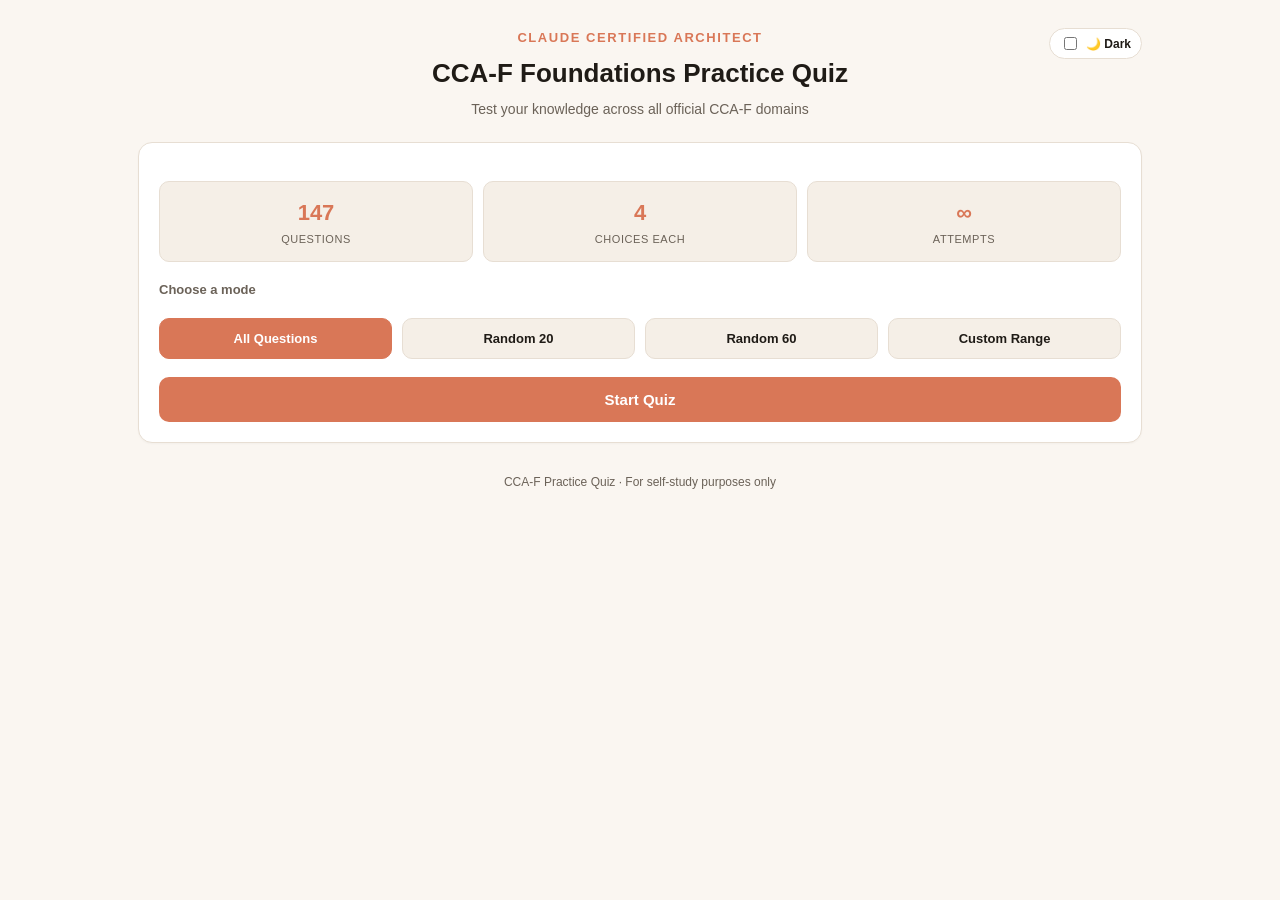
<file: quizzes/interactive-quiz.html>
<!DOCTYPE html>
<html lang="en">
<head>
<meta charset="UTF-8">
<meta name="viewport" content="width=device-width, initial-scale=1.0">
<title>CCA-F Certified Architect Foundations - Practice Quiz</title>
<script>(function(){try{var t=localStorage.getItem('cca-theme');if(t==='dark'||t==='light')document.documentElement.setAttribute('data-theme',t);}catch(e){}})();</script>
<style>
  :root {
    --bg: #faf6f1;
    --panel: #ffffff;
    --panel-2: #fffdfb;
    --panel-3: #f5efe7;
    --surface-hover: #fbf2ea;
    --border: #e7ded3;
    --text: #1f1b16;
    --muted: #6b6258;
    --accent: #d97757;
    --accent-2: #c96544;
    --accent-ink: #ffffff;
    --green: #3a7d44;
    --green-bg: #e7f5e8;
    --red: #c0392b;
    --red-bg: #fbeae7;
    --amber: #c08a2e;
    --radius: 14px;
    color-scheme: light;
  }
  @media (prefers-color-scheme: dark) {
    :root:not([data-theme="light"]) {
      --bg: #17130f;
      --panel: #241f19;
      --panel-2: #2a241d;
      --panel-3: #2f2a22;
      --surface-hover: #362c22;
      --border: #3a332a;
      --text: #f0e9de;
      --muted: #a89b8b;
      --accent: #e2895f;
      --accent-2: #f0a075;
      --accent-ink: #1f1b16;
      --green: #5aa868;
      --green-bg: #1e3324;
      --red: #e0685a;
      --red-bg: #3a201d;
      --amber: #dba64f;
      color-scheme: dark;
    }
  }
  :root[data-theme="dark"] {
    --bg: #17130f;
    --panel: #241f19;
    --panel-2: #2a241d;
    --panel-3: #2f2a22;
    --surface-hover: #362c22;
    --border: #3a332a;
    --text: #f0e9de;
    --muted: #a89b8b;
    --accent: #e2895f;
    --accent-2: #f0a075;
    --accent-ink: #1f1b16;
    --green: #5aa868;
    --green-bg: #1e3324;
    --red: #e0685a;
    --red-bg: #3a201d;
    --amber: #dba64f;
    color-scheme: dark;
  }
  * { box-sizing: border-box; }
  html, body {
    margin: 0;
    padding: 0;
    background: var(--bg);
    color: var(--text);
    font-family: -apple-system, BlinkMacSystemFont, "Segoe UI", Roboto, Helvetica, Arial, sans-serif;
    line-height: 1.5;
    min-height: 100vh;
  }
  .app {
    max-width: min(1040px, 92vw);
    margin: 0 auto;
    padding: 28px 18px 80px;
  }
  header.top {
    text-align: center;
    margin-bottom: 22px;
    position: relative;
  }
  .theme-toggle-pill {
    position: absolute;
    top: 0; right: 0;
    display: flex;
    align-items: center;
    gap: 6px;
    background: var(--panel);
    border: 1px solid var(--border);
    border-radius: 20px;
    padding: 5px 10px;
    font-size: 12px;
    font-weight: 600;
    cursor: pointer;
    color: var(--text);
  }
  header.top .kicker {
    color: var(--accent);
    font-size: 13px;
    font-weight: 700;
    letter-spacing: 0.12em;
    text-transform: uppercase;
    margin-bottom: 6px;
  }
  header.top h1 {
    font-size: 26px;
    margin: 0 0 6px;
    font-weight: 800;
  }
  header.top p {
    color: var(--muted);
    margin: 0;
    font-size: 14px;
  }

  .card {
    background: var(--panel);
    border: 1px solid var(--border);
    border-radius: var(--radius);
    padding: 20px;
    box-shadow: 0 1px 2px rgba(0,0,0,0.03);
  }

  /* Start screen */
  #start-screen .stats {
    display: grid;
    grid-template-columns: repeat(3, 1fr);
    gap: 10px;
    margin: 18px 0;
  }
  .stat-box {
    background: var(--panel-3);
    border: 1px solid var(--border);
    border-radius: 10px;
    padding: 14px 10px;
    text-align: center;
  }
  .stat-box .num {
    font-size: 22px;
    font-weight: 800;
    color: var(--accent);
  }
  .stat-box .label {
    font-size: 11px;
    color: var(--muted);
    text-transform: uppercase;
    letter-spacing: 0.05em;
    margin-top: 2px;
  }
  .mode-select {
    display: flex;
    gap: 10px;
    margin: 18px 0;
    flex-wrap: wrap;
  }
  .mode-btn {
    flex: 1;
    min-width: 130px;
    background: var(--panel-3);
    border: 1px solid var(--border);
    color: var(--text);
    padding: 12px 10px;
    border-radius: 10px;
    cursor: pointer;
    font-size: 13px;
    font-weight: 600;
    transition: all 0.15s ease;
    text-align: center;
  }
  .mode-btn:hover {
    border-color: var(--accent);
    background: var(--surface-hover);
  }
  .mode-btn.active {
    border-color: var(--accent);
    background: var(--accent);
    color: var(--accent-ink, #fff);
  }
  .range-row {
    display: flex;
    gap: 10px;
    align-items: center;
    margin: 14px 0;
    color: var(--muted);
    font-size: 13px;
  }
  .range-row input[type="number"] {
    width: 70px;
    background: var(--panel-2);
    border: 1px solid var(--border);
    color: var(--text);
    border-radius: 8px;
    padding: 8px 10px;
    font-size: 14px;
  }
  .primary-btn {
    display: block;
    width: 100%;
    background: var(--accent);
    color: #fff;
    border: none;
    padding: 14px 16px;
    border-radius: 10px;
    font-size: 15px;
    font-weight: 700;
    cursor: pointer;
    margin-top: 8px;
    transition: transform 0.1s ease, opacity 0.15s ease;
  }
  .primary-btn:hover {
    opacity: 0.88;
  }
  .primary-btn:active { transform: scale(0.99); }
  .secondary-btn {
    display: block;
    width: 100%;
    background: transparent;
    color: var(--text);
    border: 1px solid var(--border);
    padding: 12px 16px;
    border-radius: 10px;
    font-size: 14px;
    font-weight: 600;
    cursor: pointer;
    margin-top: 10px;
  }
  .secondary-btn:hover { border-color: var(--accent); }

  /* Quiz screen */
  #quiz-screen { display: none; }
  .progress-wrap {
    margin-bottom: 16px;
  }
  .progress-info {
    display: flex;
    justify-content: space-between;
    font-size: 12px;
    color: var(--muted);
    margin-bottom: 6px;
  }
  .progress-bar-bg {
    height: 8px;
    background: var(--border);
    border-radius: 6px;
    overflow: hidden;
    border: none;
  }
  .progress-bar-fill {
    height: 100%;
    background: var(--accent);
    border-radius: 6px;
    transition: width 0.3s ease;
  }
  .score-pill {
    display: inline-flex;
    gap: 14px;
    font-size: 12px;
    color: var(--muted);
    margin-top: 8px;
  }
  .score-pill span.correct { color: var(--green); font-weight: 700; }
  .score-pill span.wrong { color: var(--red); font-weight: 700; }

  .qnum-badge {
    display: inline-block;
    background: var(--panel-3);
    border: 1px solid var(--border);
    color: var(--accent);
    font-size: 12px;
    font-weight: 700;
    padding: 4px 10px;
    border-radius: 999px;
    margin-bottom: 12px;
    letter-spacing: 0.03em;
  }
  .question-text {
    font-size: 17px;
    line-height: 1.55;
    font-weight: 600;
    margin: 0 0 18px;
    color: var(--text);
  }
  .vi-btn .flag-vn { border-radius: 2px; flex-shrink: 0; }
  .vi-btn {
    display: inline-flex;
    align-items: center;
    gap: 5px;
    margin: -6px 0 16px;
    padding: 4px 11px;
    border-radius: 999px;
    border: 1px solid var(--border);
    background: var(--panel-3);
    color: var(--accent);
    font-size: 12.5px;
    font-weight: 700;
    cursor: pointer;
    user-select: none;
  }
  .vi-btn:hover { background: var(--panel-2); }
  .vi-btn.active { background: var(--accent); color: var(--accent-ink); border-color: var(--accent); }
  .copy-btn {
    display: inline-flex;
    align-items: center;
    gap: 5px;
    margin: -6px 0 16px 6px;
    padding: 4px 11px;
    border-radius: 999px;
    border: 1px solid var(--border);
    background: var(--panel-3);
    color: var(--muted);
    font-size: 12.5px;
    font-weight: 700;
    cursor: pointer;
    user-select: none;
  }
  .copy-btn:hover { background: var(--panel-2); border-color: var(--accent); color: var(--accent); }
  .vi-box {
    display: none;
    margin: -8px 0 18px;
    padding: 12px 14px;
    border-radius: 10px;
    border-left: 3px solid var(--accent);
    background: var(--panel-3);
    color: var(--text);
    font-size: 14px;
    line-height: 1.6;
  }
  .vi-box.show { display: block; }
  .options {
    display: flex;
    flex-direction: column;
    gap: 10px;
  }
  .opt-vi {
    display: none;
    margin: -4px 0 0 14px;
    padding: 7px 11px;
    border-radius: 0 8px 8px 0;
    border-left: 3px solid var(--accent);
    background: var(--panel-3);
    color: var(--text);
    font-size: 13px;
    line-height: 1.45;
  }
  .opt-vi.show { display: block; }
  .option {
    display: flex;
    align-items: flex-start;
    gap: 12px;
    background: var(--panel-2);
    border: 1.5px solid var(--border);
    border-radius: 12px;
    padding: 13px 14px;
    cursor: pointer;
    text-align: left;
    font-size: 14.5px;
    line-height: 1.5;
    color: var(--text);
    transition: border-color 0.15s ease, background 0.15s ease, transform 0.1s ease;
  }
  .option:hover:not(.disabled) {
    border-color: var(--accent);
    background: var(--surface-hover);
  }
  .option:active:not(.disabled) { transform: scale(0.995); }
  .option .letter {
    flex: 0 0 auto;
    width: 26px;
    height: 26px;
    border-radius: 50%;
    background: transparent;
    border: 1.5px solid var(--muted);
    display: flex;
    align-items: center;
    justify-content: center;
    font-weight: 800;
    font-size: 12.5px;
    color: var(--muted);
  }
  .option .otext { flex: 1; padding-top: 2px; }
  .option.disabled { cursor: default; }

  .option.correct-answer {
    border-color: var(--green);
    background: var(--green-bg);
  }
  .option.correct-answer .letter {
    background: var(--green);
    border-color: var(--green);
    color: #fff;
  }
  .option.wrong-answer {
    border-color: var(--red);
    background: var(--red-bg);
  }
  .option.wrong-answer .letter {
    background: var(--red);
    border-color: var(--red);
    color: #fff;
  }
  .option.faded {
    opacity: 0.45;
  }

  .feedback-banner {
    margin-top: 16px;
    padding: 13px 15px;
    border-radius: 10px;
    font-size: 14px;
    font-weight: 700;
    display: none;
    align-items: center;
    gap: 8px;
  }
  .feedback-banner.show { display: flex; }
  .feedback-banner.correct {
    background: var(--green-bg);
    color: var(--green);
    border: 1px solid var(--green);
  }
  .feedback-banner.wrong {
    background: var(--red-bg);
    color: var(--red);
    border: 1px solid var(--red);
  }

  .nav-row {
    display: flex;
    gap: 10px;
    margin-top: 20px;
  }
  .nav-row button {
    flex: 1;
  }
  .btn-flat {
    background: var(--panel-3);
    color: var(--text);
    border: 1px solid var(--border);
    padding: 12px 14px;
    border-radius: 10px;
    font-size: 14px;
    font-weight: 700;
    cursor: pointer;
  }
  .btn-flat:hover { border-color: var(--accent); }
  .btn-flat:disabled {
    opacity: 0.4;
    cursor: not-allowed;
  }
  .btn-next {
    background: var(--accent);
    color: #fff;
    border: none;
    padding: 12px 14px;
    border-radius: 10px;
    font-size: 14px;
    font-weight: 700;
    cursor: pointer;
  }
  .btn-next:hover:not(:disabled) { opacity: 0.88; }
  .btn-next:disabled {
    opacity: 1;
    cursor: not-allowed;
    background: var(--border);
    color: var(--muted);
  }

  /* Results screen */
  #results-screen { display: none; text-align: center; }
  #results-screen .big-score {
    font-size: 56px;
    font-weight: 900;
    margin: 10px 0 0;
    color: var(--accent);
  }
  #results-screen .big-score-label {
    color: var(--muted);
    font-size: 13px;
    text-transform: uppercase;
    letter-spacing: 0.08em;
    margin-bottom: 4px;
  }
  #results-screen .pct {
    font-size: 18px;
    color: var(--muted);
    margin-bottom: 22px;
  }
  .result-stats {
    display: grid;
    grid-template-columns: repeat(2, 1fr);
    gap: 10px;
    margin: 18px 0 22px;
  }
  .review-list {
    text-align: left;
    margin-top: 22px;
    display: flex;
    flex-direction: column;
    gap: 10px;
    max-height: 380px;
    overflow-y: auto;
    padding-right: 4px;
  }
  .review-item {
    background: var(--panel-3);
    border: 1px solid var(--border);
    border-radius: 10px;
    padding: 10px 12px;
    font-size: 13px;
    display: flex;
    gap: 10px;
    align-items: flex-start;
  }
  .review-item .dot {
    flex: 0 0 auto;
    width: 8px;
    height: 8px;
    border-radius: 50%;
    margin-top: 5px;
  }
  .review-item.correct .dot { background: var(--green); }
  .review-item.wrong .dot { background: var(--red); }
  .review-item .rq { color: var(--text); line-height: 1.4; }
  .review-item .rmeta { color: var(--muted); font-size: 11.5px; margin-top: 3px; }

  footer.foot {
    text-align: center;
    color: var(--muted);
    font-size: 12px;
    margin-top: 30px;
  }

  @media (max-width: 480px) {
    .stats { grid-template-columns: repeat(3, 1fr); }
    header.top h1 { font-size: 22px; }
    .question-text { font-size: 15.5px; }
  }
</style>
</head>
<body>
<div class="app">

  <header class="top">
    <label class="theme-toggle-pill"><input type="checkbox" class="theme-toggle-input"> 🌙 Dark</label>
    <div class="kicker">Claude Certified Architect</div>
    <h1>CCA-F Foundations Practice Quiz</h1>
    <p>Test your knowledge across all official CCA-F domains</p>
  </header>

  <!-- START SCREEN -->
  <div class="card" id="start-screen">
    <div class="stats">
      <div class="stat-box">
        <div class="num" id="total-q-count">0</div>
        <div class="label">Questions</div>
      </div>
      <div class="stat-box">
        <div class="num">4</div>
        <div class="label">Choices Each</div>
      </div>
      <div class="stat-box">
        <div class="num">∞</div>
        <div class="label">Attempts</div>
      </div>
    </div>

    <div style="color:var(--muted); font-size:13px; margin-bottom:6px; font-weight:600;">Choose a mode</div>
    <div class="mode-select">
      <button class="mode-btn active" data-mode="all">All Questions</button>
      <button class="mode-btn" data-mode="random20">Random 20</button>
      <button class="mode-btn" data-mode="random50">Random 60</button>
      <button class="mode-btn" data-mode="custom">Custom Range</button>
    </div>

    <div class="range-row" id="custom-range-row" style="display:none;">
      <span>From #</span>
      <input type="number" id="range-start" min="1" value="1">
      <span>to #</span>
      <input type="number" id="range-end" min="1" value="20">
    </div>

    <button class="primary-btn" id="start-btn">Start Quiz</button>
  </div>

  <!-- QUIZ SCREEN -->
  <div class="card" id="quiz-screen">
    <div class="progress-wrap">
      <div class="progress-info">
        <span id="progress-text">Question 1 of 148</span>
        <span id="progress-pct">0%</span>
      </div>
      <div class="progress-bar-bg">
        <div class="progress-bar-fill" id="progress-fill" style="width:0%;"></div>
      </div>
      <div class="score-pill">
        <span>Correct: <span class="correct" id="score-correct">0</span></span>
        <span>Wrong: <span class="wrong" id="score-wrong">0</span></span>
      </div>
    </div>

    <div class="qnum-badge" id="qnum-badge">QUESTION 1</div>
    <p class="question-text" id="question-text"></p>
    <button type="button" class="vi-btn" id="q-vi-btn"><svg class="flag-vn" viewBox="0 0 30 20" width="16" height="11" aria-hidden="true"><rect width="30" height="20" fill="#da251d"/><polygon points="15,4 16.76,9.53 22.57,9.53 17.9,13 19.66,18.53 15,15.06 10.34,18.53 12.1,13 7.43,9.53 13.24,9.53" fill="#ffcd00"/></svg> VN</button>
    <button type="button" class="copy-btn" id="q-copy-btn">📋 Copy</button>
    <div class="vi-box" id="q-vi-box"></div>
    <div class="options" id="options-container"></div>

    <div class="feedback-banner" id="feedback-banner"></div>

    <div class="nav-row">
      <button class="btn-flat" id="prev-btn">← Previous</button>
      <button class="btn-next" id="next-btn" disabled>Next →</button>
    </div>
  </div>

  <!-- RESULTS SCREEN -->
  <div class="card" id="results-screen">
    <div class="big-score-label">Your Score</div>
    <div class="big-score" id="final-score">0 / 0</div>
    <div class="pct" id="final-pct">0% correct</div>

    <div class="result-stats">
      <div class="stat-box">
        <div class="num" style="color:var(--green);" id="final-correct">0</div>
        <div class="label">Correct</div>
      </div>
      <div class="stat-box">
        <div class="num" style="color:var(--red);" id="final-wrong">0</div>
        <div class="label">Wrong</div>
      </div>
    </div>

    <button class="primary-btn" id="restart-btn">Try Again</button>
    <button class="secondary-btn" id="review-toggle-btn">Show Question Review</button>

    <div class="review-list" id="review-list" style="display:none;"></div>
  </div>

  <footer class="foot">CCA-F Practice Quiz &middot; For self-study purposes only</footer>
</div>

<script id="quiz-data" type="application/json">[{"number": 1, "question": "After the web search agent and document analysis agent complete their tasks, the coordinator invokes the synthesis agent. However, the synthesis agent responds that it cannot complete the task because no research findings were provided. What is the most likely cause of this issue?", "options": {"A": "The synthesis agent needs tools that can fetch results directly from the other agents' conversation histories.", "B": "The synthesis agent's context window is not large enough to hold the combined outputs from both previous agents.", "C": "The subagents need to share a single API connection to enable automatic context sharing between invocations.", "D": "The coordinator did not include the outputs from the previous agents in the synthesis agent's prompt."}, "answer": "D"}, {"number": 2, "question": "When researching \"renewable energy adoption,\" the web search agent returns recent statistics (2024: 35% adoption) while the document analysis agent extracts data from internal reports (2022: 18% adoption). The synthesis agent incorrectly flags these as contradictory sources rather than recognizing the data shows growth over time. What change would best enable the synthesis agent to correctly interpret such temporal differences?", "options": {"A": "Require subagents to include publication or data collection dates in their structured outputs.", "B": "Instruct the synthesis agent to always treat the most recent data as authoritative and place older findings in a separate historical appendix.", "C": "Add a conflict resolution agent that automatically discards older data when newer data exists for the same metric.", "D": "Configure the web search agent to only return results from the past 6 months"}, "answer": "A"}, {"number": 3, "question": "Users report that final reports sometimes lack depth on specific subtopics. Investigation shows that the document analysis agent frequently identifies gaps—for instance, noting \"the retrieved sources discuss API authentication but lack details on token refresh patterns\"—but under the current strict pipeline, this insight isn't actionable since search has already completed. What is the most effective architectural change?", "options": {"A": "Have the analysis agent report specific gaps to the coordinator, which triggers targeted searches and re-invokes analysis until sufficient.", "B": "Add a research planning agent before the search phase that decomposes topics into specific sub- questions.", "C": "Have the synthesis agent attach confidence scores to each section and flag areas with insufficient coverage for manual review.", "D": "Have the coordinator review analysis output for gap indicators and re-invoke search with gap-informed queries when gaps are detected."}, "answer": "A"}, {"number": 4, "question": "Your multi-agent research pipeline crashed after processing 12 of 28 documents. The web search agent had identified relevant sources, the document analyzer had partially complete and the synthesizer had begun pattern identification. You need to resume processing without repeating work or losing fidelity of prior findings. What state management approach be Information fidelity with context efficiency when restoring agent state?", "options": {"A": "Have each agent persist a structured export to a known location. On resume, the coordinator loads the manifest and injects relevant state into agent prompts.", "B": "Persist the coordinator's conversation log containing all task delegations and responses, providing this to agents when resuming.", "C": "Have each agent maintain its own persistent state file and reload it independently at the start of each session.", "D": "Index all agent outputs in a shared vector store. When resuming each agent queries the store using semantic search to retrieve relevant prior findings."}, "answer": "A"}, {"number": 5, "question": "The synthesis agent completes its initial pass but flags that three key research questions remain unanswered because the web search and document analysis agents didn't find relevant information on those specific subtopics. The coordinator currently proceeds directly to report generation, producing reports with incomplete coverage. What change would most effectively improve research completeness?", "options": {"A": "Have the coordinator evaluate synthesis output for gaps, then re-delegate to web search and document analysis with targeted queries before Invoking synthesis again.", "B": "Increase the initial breadth of queries sent to web search and document analysis to reduce the probability of missing relevant information.", "C": "Have the report generation agent note which research questions couldn't be answered, so users understand the limitations of the final output.", "D": "Give the synthesis agent direct access to web search tools so it can autonomously fill knowledge gaps without returning control to the coordinator."}, "answer": "A"}, {"number": 6, "question": "When analyzing complex legal cases that cite multiple precedents, the document analysis subagent processes each sequentially. A landmark case citing 12 precedents takes over 3 minutes to analyze completely. What's the most effective way to reduce this latency while preserving the coordinator's ability to monitor and debug the system?", "options": {"A": "Enable the document analysis subagent to spawn its own specialized subagents dynamically when it encounters cases with many citations", "B": "Implement a message queue where precedent analysis tasks are processed asynchronously by a pool of worker agents", "C": "Create a recursive agent hierarchy where analysis agents subdivide work among child agents until reading single-precedent granularity", "D": "Have the coordinator spawn parallel document analysis subagents, each handling a subset of precedents, then aggregate results before synthesis"}, "answer": "D"}, {"number": 7, "question": "Introduction monitoring shows the research phase takes longer than expected. Analysis reveals the coordinator invokes the web search subagent, waits for its response, then invokes the document analysis subagent and waits again. These tasks are independent - neither requires the other's output. How should you modify the system to run these subagents concurrently?", "options": {"A": "Switch both subagents to use a Haiku tier model instead of to reduce their individual execution time.", "B": "Create an async orchestration layer outside the agent that spawns parallel threads, each running a separate coordinator subagent pair, then aggregates results.", "C": "Add detailed instructions to the coordinator's system prompt explaining the performance benefits of parallel execution and requesting it invoke both subagents at the same", "D": "Structure the coordinator to emit both Task tool calls (for web search and document analysis) in a single response message rather than across separate conversation turns."}, "answer": "D"}, {"number": 8, "question": "Production reviews reveal inconsistent handling of uncertainty in final reports. Sometimes conflicting subagent findings are synthesized into a single confident statement (losing other times reports over hedge with excessive qualifications (becoming unhelpful). When the web search agent returns \"Industry analysts estimate $50B market size (methodolo the document analysis agent returns \"peer-reviewed study estimates $358 (1578, 95% CI),\" the coordinator either picks one arbitrarily or produces vague statements like \"the ma 6358-6508 depending on factors.\" What systematic approach best addresses this?", "options": {"A": "Configure subagents to only report findings meeting a high confidence threshold, filtering uncertain information before it reaches the coordinator.", "B": "Add a verification subagent that cross-references findings across sources, only passing claims to synthesis that are corroborated by at least two independent sources.", "C": "Instruct the synthesis agent to structure reports with explicit sections distinguishing well-established findings from contested ones, preserving original source characterization and methodological context.", "D": "Implement a confidence calibration layer that normalizes subagent uncertainty expressions to standardized probability scores (0.0-1.0), then weight-average findings by their calculated reliability scores to produce a statistically grounded synthesis."}, "answer": "C"}, {"number": 9, "question": "In production, you observe that simple fact-checking queries (e.g., \"What year was the Paris Climate Agreement signed?\") traverse all four subagents sequentially, consuming 40+ seconds. While this might be acceptable for complex comparative research benefits from the full pipeline. Your query distribution is diverse and evolving as users discover new applications. What's the most effective approach to optimize for varying query complexity?", "options": {"A": "Implement pattern-based routing that categorizes queries by structure (single-fact vs. comparative vs. analytical) and maps each category to a predefined subagent combination.", "B": "Train a query complexity classifier on labeled historical data to predict optimal subagent combinations, retraining periodically as query patterns evolve.", "C": "Have the coordinator analyze each query and dynamically decide which subagents to invoke based on its assessment of query requirements.", "D": "Create a fast-path for factual questions that bypasses subagents entirely, routing all other queries through the complete pipeline to ensure research thoroughness."}, "answer": "C"}, {"number": 10, "question": "A user is expanding the research system beyond its single web search agent by adding specialized data sources. They add a financial API agent that returns structured JSON with margins, and growth rates; a news monitoring agent that returns prose summaries of recent developments; and a patent analysis agent that returns structured lists of technology synthesis agent combines these into executive briefings. Currently, it converts everything to bullet points, causing financial comparisons to lose tabular clarity and news summari narrative flow. What change would most improve briefing quality?", "options": {"A": "Update the synthesis agent to render each content type appropriately—financial data as tables, news as prose, and technical lists as structured points.", "B": "Add a format conversion layer between subagents and synthesis that transforms all outputs to a common intermediate representation (such as Markdown) to facilitate more flexible rendering.", "C": "Standardize all subagent outputs to JSON with fields for every data type to ensure programmatic consistency across the pipeline.", "D": "Standardize all subagent outputs to prose summaries with a uniform character to maintain a consistent executive voice regardless of the source material."}, "answer": "A"}, {"number": 11, "question": "The coordinator agent has AgentDefinitions configured for all four specialized subagents, each with appropriate descriptions, prompts, and tool restrictions. During testing, you notice the coordinator correctly reasons about when to delegate—it generates messages like “I’ll ask the web search agent to find sources on this topic”—but no subagent execution ever occurs. The coordinator then proceeds as if the delegation happened and continues with incomplete information. Logs show no errors. What is the most likely cause?", "options": {"A": "Subagent context isolation means task descriptions from the coordinator don’t automatically reach subagents; you need to configure explicit context forwarding in Claude AgentOptions.", "B": "The coordinator’s max_tokens setting is too low, causing the Task tool invocation to be truncated before the subagent type parameter can be specified.", "C": "The coordinator’s allowed Tools configuration doesn’t include “Task”, so while it can reason about delegation, cannot invoke the tool required to spawn subagents.", "D": "The AgentDefinitions are configured correctly, but the coordinator’s system prompt doesn’t explicitly list the available subagent types, preventing the model from knowing they can be invoked."}, "answer": "C"}, {"number": 12, "question": "In production, final reports frequently contain claims without proper source attribution. Investigation shows that while the web search and document analysis agents correctly attach citations to their outputs, the synthesis agent loses track of which sources support which conclusions when combining findings. What's the most effective architectural change?", "options": {"A": "Add a verification step where the report generator uses semantic similarity matching against original sources to reconstruct which claims came from which documents.", "B": "Have the coordinator inject source identifier prefixes into text before each handoff, then parse these prefixes at report generation to reconstruct citations.", "C": "Maintain complete transcripts of all subagent interactions and add a citation-resolution agent to analyze logs and determine attributions before report generation.", "D": "Require all subagents to output structured claim-source mappings that the synthesis agent must preserve and merge when combining findings from multiple sources."}, "answer": "D"}, {"number": 13, "question": "After the web search and document analysis subagents complete their tasks, the coordinator needs to spawn the synthesis subagent to synthesize the findings. What is the correct approach for providing the synthesis subagent with the information it needs?", "options": {"A": "Provide the subagent with tool definitions that allow it to request outputs from other subagents via callbacks", "B": "Include the complete findings from both subagents directly in the synthesis subagent's prompt", "C": "Pass reference Identifiers and configure the subagent with read access to a shared memory store where other subagents deposited their results", "D": "Spawn the subagent with only a brief task description, relying on automatic context inheritance from the coordinator"}, "answer": "C"}, {"number": 14, "question": "The web search agent has gathered several relevant sources for a research topic. The document analysis agent now needs to examine these sources. How does information flow between these two specialized subagents?", "options": {"A": "\"The coordinator agent receives the web search agent's output and includes relevant findings in the prompt when invoking the document analysis agent.", "B": "The agents communicate through an event-driven message queue, with the document analysis agent subscribing to web search completion events.", "C": "The web search agent directly invokes the document analysis agent, using the discovered sources as parameters.", "D": "Both agents access a shared memory store where the web search agent writes findings and the document analysis agent reads them."}, "answer": "A"}, {"number": 15, "question": "After the web search agent finds 25 sources (120K tokens of raw content), the document analysis agent extracts key insights (15K tokens), and the synthesis agent produces a coherent narrative draft (3K tokens), the coordinator must pass context to the report generation agent for the final output with proper source citations. What context-passing strategy provides the best balance of completeness and efficiency?", "options": {"A": "Pass only the synthesis draft and have a separate post-processing pipeline match claims to sources and insert citations after the report is generated.", "B": "Pass the full accumulated context from all prior agents.", "C": "Pass the synthesis draft along with a structured source index that maps key claims to their source URLs and ant Irant excerpts.", "D": "Pass a condensed summary of all prior stages that preserves the main findings and attributes them to sources by name only."}, "answer": "C"}, {"number": 16, "question": "Your search products tool queries an external catalog API that returns paginated results (50 items per request). Production logs show queries frequently match 200+ products, and the design that auto-fetches all pages causes 15-20 second delays. How should you redesign the pagination handling?", "options": {"A": "Create separate search products and fetch more results tools for pagination.", "B": "Implement server-side relevance ranking and return only the top 50 most relevant items.", "C": "Add a max pages parameter (default: 2) that controls how many pages are fetched internally.", "D": "Return the first page with total match count and cursor for additional pages."}, "answer": "D"}, {"number": 17, "question": "Your search Flights tool calls an external airline API that occasionally returns a 503 Service Unavailable error. What is the most effective way to handle this error in your tool implementation?", "options": {"A": "Return an empty flight list as if the search succeeded but found no matching flights.", "B": "Log the error internally and return an empty response, letting the model continue without the flight data.", "C": "Return an error message in the tool result explaining the service is temporarily unavailable.", "D": "Automatically retry the request up to five times with exponential backoff before returning results to the agent."}, "answer": "D"}, {"number": 18, "question": "Your MCP server implements a check_availability tool that queries an external calendar API. During testing, you encounter three error conditions: (1) the tool is called with a malformed request, missing the required user_email parameter (2) the calendar API returns a 404 because the specified user doesn't exist in the calendar system (3) the calendar API returns a 503 because the service is temporarily unavailable. How should each error be reported according to MCP's error handling design?", "options": {"A": "Report all three as tool results with isError: true", "B": "Report errors 1 and 2 as JSON-RPC protocol errors, report error 3 as a tool result with isError: true", "C": "Report error 1 as a JSON-RPC protocol error, report errors 2 and 3 as tool results with isError: true", "D": "Report all three as JSON-RPC protocol errors."}, "answer": "C"}, {"number": 19, "question": "Your documents (query) tool returns results as \"Found 3 documents: Q2 Budget Proposal, Q2 Budget Forecast, Annual Review\". You want the agent to document (4, multi) and doc (24, multi). What return format would best enable these multi-step workflows?", "options": {"A": "URLs that users can click to open the document in their browser.", "B": "Structured data containing document IDs and metadata for each result.", "C": "A JSON array of document titles extracted from the search results.", "D": "More detailed human-readable descriptions including the size and authors."}, "answer": "B"}, {"number": 20, "question": "Your agent has access to 50+ specialized API connectors for different external services. As the connector library grew, tool selection accuracy dropped to 58%. You design a search_connectors(description) tool that finds matching connectors, but in testing agents frequently skip searching and call connectors directly (often incorrectly), or search select wrong connectors from the filtered results. How should you design the tool composition pattern to address both issues?", "options": {"A": "Design connectors with built-in compatibility validation that return descriptive errors for mismatched requests.", "B": "Design a find_and_execute(description, params) composite tool that searches and immediately executes the best matching connector.", "C": "Enhance all connector descriptions with detailed usage samples, edge cases, and input requirements. Add few-shot examples showing the correct search-then-use workflow.", "D": "Design search_connectors to dynamically add matched connectors to the agent's available tools. Connectors start unavailable and persist once discovered."}, "answer": "D"}, {"number": 21, "question": "Your publish article tool calls an external CMS API that occasionally returns transient errors (network timeouts, 503s) and non-transient errors (403 permission denied, 422 validation failure). Currently, every error is returned directly to the agent, which leads to the agent retrying non-transient errors and wasting turns on failures that will never succeed. How should you partition error-handling responsibility between the tool implementation and the agent?", "options": {"A": "Handle all errors inside the tool: Implement retries with exponential backoff for every error type, and only surface a failure to the agent after a fixed number of retry attempts have been exhausted.", "B": "Handle transient errors (timeouts, 503s) with automatic retries inside the tool implementation, and surface non-transient errors (permission denied, validation fallures) to the agent with descriptive messages so it can take corrective action.", "C": "Surface all errors to the agent immediately with detailed context, and let the agent decide which errors to retry and how many times-keeping the tool implementation stateless and simple.", "D": "Implement a universal error handler that catches all exceptions and returns a generic \"tool unavailable- try again later\" message, shielding the agent from error complexity."}, "answer": "B"}, {"number": 22, "question": "Your remove_team_member tool uses a dry_run: boolean parameter for previewing impacts before execution. Production monitoring shows the agent bypasses the preview step in 15% of calls by calling with dry_run=false directly. You need to ensure every removal is preceded by a preview that the user explicitly confirms. What is the most reliable approach?", "options": {"A": "Add server-side validation that permits dry_run=false only when a dry_run=true call with identical parameters occurred within the past 60 seconds.", "B": "Replace with two tools: preview_remove_member returns impact details and a single-use confirmation token; execute_remove_member requires that token, binding execution to the specific previewed action.", "C": "Annotate the tool as requiring confirmation and configure the orchestration layer to prompt the user for approval before forwarding any calls to annotated tools.", "D": "Add detailed instructions and few-shot examples to the tool description requiring the agent to always call with dry_run=true first and wait for user confirmation before calling with dry_run=false."}, "answer": "B"}, {"number": 23, "question": "Your expense reimbursement agent processes employee requests using a process reimbursement tool. Company policy requires that reimbursements above $500 must be approved before funds are disbursed. The agent handles hundreds of requests daily, and you need the threshold enforcement to be tamper-proof regardless of how the agent is prompted ensures the $500 approval threshold cannot be bypassed?", "options": {"A": "The process reimbursement tool accepts an approved by manager parameter. The system prompt instructs the agent to only set this to true after confirming that a manager approved the request. A nightly audit script reviews all reimbursements where approved by manager was set to true.", "B": "Provide two tools: auto reimburse (hard-coded limit of $500) and manager approval. Include detailed system prompt instructions telling the agent to check the amount and use the appropriate tool. Add a Post ToolUse hook that logs which tool was called for auditing.", "C": "The process reimbursement tool accepts amount and details, and internally enforces the threshold; amounts <$500 are auto-disbursed and the tool returns a success confirmation. Amounts >$500 cause the tool to create a pending approval request and return a status indicating manager review is pending.", "D": "Implement the threshold check in a PreToolUse hook that inspects the amount parameter before process reimbursement executes. If the amount exceeds $500, the hook modifies the context to add a requires approval: true flag, which the tool checks before disbursing."}, "answer": "C"}, {"number": 24, "question": "Your order management system requires tools for three distinct operations: issuing refunds (requires amount and reason), canceling orders (requires reason), and res (requires shipping address). Each operation shares an order id parameter but has different additional requirements. You notice during testing that with your current frequently omits required parameters or includes irrelevant ones. What design change will most effectively improve parameter accuracy?", "options": {"A": "Split into three separate tools (each defining only the parameters required for that specific operation.", "B": "Keep one unified tool with all parameters marked optional, but add few-shot examples in the system prompt showing correct parameter combinations for each operation.", "C": "Keep one unified tool but add JSON Schema if-then-else conditionals to enforce that parameters like amount are required only when the operation type is \"refund\".", "D": "Keep one unified tool with a nested operation object parameter whose internal structure varies by operation type, documented in the tool description."}, "answer": "A"}, {"number": 25, "question": "Your portfolio value tool returns the total value of a user's investment portfolio. You're deciding between returning a structured JSON object with explicit fields versus returning information as a formatted text string. What is the primary advantage of using structured output with defined fields?", "options": {"A": "Structured JSON consumes significantly fewer tokens than natural language, substantially reducing API costs.", "B": "The agent can reliably extract specific values without parsing free form text, reducing errors in subsequent operations.", "C": "Structured JSON is processed deterministically by the model, significantly improving accuracy when extracting values.", "D": "JSON schemas automatically validate that the underlying API returned correct data before the agent processes it."}, "answer": "B"}, {"number": 26, "question": "Your scheduling agent uses get_available_slots(date, provider_id) to retrieve open appointment times, then book_appointment(provider_id, slot_time, patient_id) to reserve a slot. tickets show that 15% of booking attempts fall with \"slot no longer available\" because another user booked the slot between the availability check and the booking call. How should you r these tools?", "options": {"A": "Modify book_appointment to return detailed failure information including currently available alternative slots when the requested slot is unavailable, enabling the agent to retry with a di time.", "B": "Keep both tools but add retry logic to the agent's system prompt, instructing it to call get_available_slots again and select a different time if booking fails.", "C": "Add a hold_slot(provider_id, slot_time) tool that creates a 60 second temporary reservation, requiring the agent to call it between checking availability and booking.", "D": "Combine both tools into a single find_and_book_appointment that atomically checks availability and books, returning either the confirmed booking or available alternatives."}, "answer": "D"}, {"number": 27, "question": "Your agent has a log_workout tool that accepts exercise_type (string), value (number), and measurement (string). Production monitoring shows the agent frequently passes mismatched combinations-using measurement: \"reps\" for cardio exercises like running, or measurement: \"miles\" for strength exercises like bench press. Your exercises naturally divide into two categories: cardio (measured in time or distance) and strength (measured in reps and sets). 23% of tool calls have invalid combinations. What approach would most effectively reduce these errors?", "options": {"A": "Implement server-side validation returning descriptive errors for invalid combinations, allowing the agent to retry with corrections.", "B": "Add enum constraints on measurement limiting values to \"minutes\", \"miles\", \"reps\", or \"sets\" to prevent arbitrary measurement strings.", "C": "Add explicit examples to the tool description showing valid combinations (e.g., \"For running: use minutes or miles. For push-ups: use reps\") with constraints for each exercise category.", "D": "Split into log_cardio_workout (with duration_minutes or distance_miles parameters) and log_strength_workout (with reps and sets parameters)."}, "answer": "D"}, {"number": 28, "question": "Your MCP server includes archive_file(file_id) and delete_file(file_id) tools. Production logs show the agent calls delete_file when users ask to \"remove old backups,\" policy requires archiving backup files. Both tools currently have minimal descriptions: \"Archives a file\" and \"Deletes a file.\" Which change most directly improves tool selection?", "options": {"A": "Add a confirmation step that requires users to type \"CONFIRM DELETE\" before delete_file executes.", "B": "Implement server-side validation that rejects delete_file calls for files tagged as backups, returning an error message suggesting archive_file.", "C": "Expand tool descriptions to clarify use cases, adding guidance like \"Do not use for backup files\" to delete_file.", "D": "Add few-shot examples to the system prompt demonstrating that requests involving \"backup\" or \"old\" should use archive_file."}, "answer": "C"}, {"number": 29, "question": "Your CRM agent's delete_contact tool handles requests like \"delete the duplicate entry for Acme Corp.\" The database contains similarly named records (e.g., \"Acme Corp,\" \"Acme Corporation,\" \"ACME Corp Inc.\"), and analytics show 8% of deletions are reversed within 24 hours due to misidentified records. Users have also complained that the current multi-step confirmation flow adds too much friction to routine cleanup tasks. Which approach most effectively reduces the error rate while maintaining workflow efficiency?", "options": {"A": "Present matched records with differentiating fields and require single-click confirmation of the intended target before executing deletion.", "B": "Require users to supply the exact record ID from the CRM Interface rather than using natural language references to contact names.", "C": "Deploy automated duplicate detection that identifies and merges probable duplicates, removing the need for manual deletion requests.", "D": "Implement soft-delete with a 30-day recovery window so users can undo mistakes without slowing down the deletion workflow."}, "answer": "A"}, {"number": 30, "question": "After Implementing tool use with strict schema definitions, JSON syntax errors are eliminated, but 5% of extractions still have valid JSON with empty arrays or null values for required fields like citations and methodology. Spot-checking reveals that source documents contain this information, but in varied formats— Inline citations vs. bibliographies, methodology sections vs. details embedded in Introductions. What's the most effective way to address these failures?", "options": {"A": "Modify your schema to make citations and methodology optional, and flag Incomplete records for manual review rather than falling validation.", "B": "Build a regex-based post-processing layer that scans source documents for citation patterns and methodology keywords, populating empty fields when the model falls to extract.", "C": "Add few-shot examples demonstrating extractions from documents with varied structures—showing how to identify citations in different formats and locate methodology details across section types.", "D": "Implement retry logic that re-sends requests when validation detects empty required fields."}, "answer": "C"}, {"number": 31, "question": "The system processes product reviews using tool use with a defined schema: rating (integer 1-5), pros (string array), cons (string array), and overall_sentiment (enum: positive, ne Testing reveals two issues with brief or ambiguous reviews (-20% of the dataset): (1) for reviews like \"Great product!\", Claude fabricates specific pros and cons rather than Indica Information isn't explicitly stated, and (2) for sarcastic reviews like \"Well that was.. interesting\", Claude picks sentiment arbitrarily since there's no option for ambiguous cases. W modification best addresses both issues?", "options": {"A": "Make pros and cons optional fields, and add \"neutral\" and \"unclear\" to the sentiment enum", "B": "Allow empty arrays for pros/cons as valid output, and add \"unclear\" ss the sentiment enum", "C": "Add an extraction_confidence field (0.0-1.0) for each value, and filter outputs where any confidence falls below a threshold.", "D": "Allow null values for pros/cons, and add \"unclear\" to the sentiment earum."}, "answer": "B"}, {"number": 32, "question": "Your extraction system implements automatic retries when validation fails. On each retry, the specific validation error is appended to the prompt. This retry-with-error-feedback approach resolves most failures within 2-3 attempts. For which failure pattern would additional retries be LEAST effective?", "options": {"A": "The model extracts \"et al.\" for co-authors when the full list exists only in an external document not in the input", "B": "The model extracts citation counts as locale-formatted strings (\"1234\") when the schema requires integers", "C": "The model extracts dates as ISO 8601 datetime strings (\"2003-03-15T00:00:00Z\") when the schema requires only the date portion (YYYY-MM-DD)", "D": "The model extracts keywords as a nested object organized by category when the schema requires a flat array of strings"}, "answer": "A"}, {"number": 33, "question": "Your invoice extraction uses tool use with strict JSON schemas. JSON syntax errors never occur, but 12% of extractions fail semantic validation--for example, line Item amounts don't extracted total, or vendor IDs don't match valid formats. These failures currently route to manual review. What's the most effective approach to reduce manual review volume while m accuracy?", "options": {"A": "Retry the extraction up to 3 times when validation fallis, accepting the first result that passes validation.", "B": "Implement post-processing logic that automatically corrects common amors, such as recalculating totais from line items when sums don't match.", "C": "When validation falls, make a follow-up request with the document, extraction, and validation errors for model correction.", "D": "Add stricter schema constraints with detailed field descriptions to prevent the model from generating invalid values initially."}, "answer": "C"}, {"number": 34, "question": "Your team is extracting structured data from 50,000 legacy legal contracts under a two-week deadline. Initial testing with 500 sample documents shows 82% pass JSON schema first attempt, while the remaining 18% fall due to diverse issues—missing required fields, malformed dates, and incorrectly identified parties. Documents that fail typically need refinements targeting their specific failure modes before extraction succeeds. Which batch processing strategy is the most cost-efficient while still meeting the deadline?", "options": {"A": "Split documents into 10 sequential batches of 5,000 each, analysing results and refining prompts between batches to improve extraction quality progressively.", "B": "Submit all 50,000 documents via batch API, then submit failed extractions in successive batches— refining prompts between each batch—until all documents pass validation.", "C": "Use the real-time API for all 50,000 documents since the batch API's 24-hour processing window creates unacceptable deadline risk.", "D": "Process 2,000 sample documents via real time API to identify failure patterns and refine prompts, then batch process all 50,000 with the optimized prompts."}, "answer": "B"}, {"number": 35, "question": "Your extraction pipeline processes contracts that frequently include amendments. When a contract contains both original terms and later amendments (e.g., original clause specifies \"30-day payment terms\" while Amendment 1 changes this to \"45 days\"), the model inconsistently extracts one value or the other with no indication of which applies. What's the most effective approach to improve extraction accuracy for documents with amendments?", "options": {"A": "Preprocess documents with a classifier that identifies and removes superseded sections before the main extraction step.", "B": "Implement post-extraction validation using pattern matching to detect amendments and flag those extractions for manual review.", "C": "Redesign the schema so amended fields capture multiple values, each with source location and effective date.", "D": "Add prompt instructions to always extract the most recent amendment value and ignore superseded original terms."}, "answer": "C"}, {"number": 36, "question": "Your system must extract event details from calendar invitations and output JSON that strictly conforms to a schema with fields for title, date, time, location, and attendees. Downstream reject any malformed or non- conformant JSON. What approach provides the most reliable schema compliance?", "options": {"A": "Define a tool with your target schema as input parameters and have Claude call it with the extracted data.", "B": "Pre-fill Claude's response with an opening brace to force JSON output, then complete and parse the response.", "C": "Append instructions like \"Output only valid JSON matching the schema exactly\" and implement retry logic to re-prompt when JSON parsing fails.", "D": "Include detailed JSON formatting instructions and the target schema in your prompt, then parse Claude's text response as JSON."}, "answer": "A"}, {"number": 37, "question": "Your schema includes a skills: string[] field. Production monitoring reveals three consistency issues: (1) compound phrases like \"Python and SQL\" are sometimes kept as one entry, sometimes split; (2) implied but unstated skills occasionally appear in extractions; (3) similar documents produce wildly different array lengths (5-10 vs 40+ entries). Your prompt currently says \"Extract skills mentioned.\" What's the most effective improvement?", "options": {"A": "Add constraints: \"Extract 10-20 skills maximum, one skill per entry, only explicitly named skills.\"", "B": "Add post-extraction normalization that maps skills to a canonical taxonomy and deduplicates similar entries.", "C": "Enrich the schema to [scondidering] to capture extraction metadata.", "D": "Add few-shot examples demonstrating compound phrase handling, explicit mention criteria, and appropriate entry granularity."}, "answer": "D"}, {"number": 38, "question": "Your pipeline uses a tool called extract_metadata with a JSON schema for paper details. You've also defined lookup_citations and verify_doi tools for enrichment. During testing, you notice that when users include requests like \"extract the metadata and tell me how cited it is,\" Claude sometimes calls lookup_citations first, which fails because it needs the DOI that extract_metadata would provide. What's the most effective way to ensure structured metadata extraction happens first?", "options": {"A": "Set tool choice to (\"type\": \"tool\", \"name\": \"extract_metadata\") and process the enrichment requests in subsequent turns after receiving the extracted metadata.", "B": "Set tool choice to \"any\" so Claude must use a tool, combined with system prompt instructions prioritizing extract_metadata.", "C": "Set tool choice to (\"type\": \"tool\", \"name\": \"extract_metadata\") for every API call in the pipeline, ensuring Claude always extracts metadata before any enrichment can occur.", "D": "Set tool choice to \"auto\" and reorder the tool definitions so extract_metadata appears first in the tools array, since Claude prioritizes earlier-listed tools."}, "answer": "A"}, {"number": 39, "question": "Your system has been operating with 100% human review for 3 months. Analysis shows that extractions with model confidence >90% have 97% accuracy overall. To reduce reviewer workload, you plan to automate high-confidence extractions. Before deploying, what validation step is most critical?", "options": {"A": "Verify that 97% accuracy meets requirements for all downstream systems that consume the extracted data.", "B": "Analyze accuracy by document type and field to verify high-confidence extractions perform consistently across all segments, not just in aggregate.", "C": "Compare accuracy at different confidence thresholds (85%, 90%, 95%) to find the optimal cutoff that maximizes automation while minimizing errors.", "D": "Run a two-week pilot routing 25% of high-confidence extractions directly to downstream systems and monitor error reports."}, "answer": "B"}, {"number": 40, "question": "Your extraction system uses tool_use with a JSON schema containing 12 fields and detailed descriptions, totaling approximately 2,500 tokens for the complete tool definition. Processing documents under 150K tokens yields 98% accuracy. For documents between 175-190K tokens, accuracy drops to 71%, with information from the final third consistently missed. The model's context window is 200K tokens. What is the most likely cause?", "options": {"A": "Tool definitions consume input context tokens. Combined with system prompts and document content, the total approaches the context limit, degrading end-of-document processing.", "B": "Very long documents exceed the model's effective attention span regardless of context limits, causing accuracy degradation for content farther from the prompt instructions.", "C": "The model distributes attention proportionally across input length, causing fields mentioned only once near the document's end to receive insufficient processing focus.", "D": "Schemas exceeding 8-10 fields increase decision complexity during parameter generation, reducing extraction accuracy independent of document length."}, "answer": "A"}, {"number": 41, "question": "Your extraction pipeline processes invoices and extracts line items, subtotals, tax amounts, and grand totals. During evaluation, you discover that in 18% of extractions, the sum of extracted line item amounts doesn't match the extracted grand total—sometimes due to OCR errors in the source document, sometimes due to extraction mistakes by the model. Downstream accounting systems reject records with mismatched totals. What's the most effective approach to improve extraction reliability?", "options": {"A": "Add a \"calculated total\" field where the model sums extracted line items alongside a \"stated_total\" field. Flag records for human review when values differ.", "B": "Extract line items and totals independently, then use a separate validation model to reconcile discrepancies by determining which extracted values are most likely correct.", "C": "Add few-shot examples demonstrating invoices where extracted line items sum correctly to the stated total, encouraging the model to produce mathematically consistent extractions.", "D": "Implement post-processing that automatically adjusts line item amounts proportionally when their sum doesn't match the stated total."}, "answer": "A"}, {"number": 42, "question": "Your extraction system processes two document types: standard monthly reports (archived after processing) and urgent exception reports (must trigger business alerts within 30 minutes of receipt). Both use the same JSON schema. You want to minimize API costs while meeting latency requirements. How should you architect the processing pipeline?", "options": {"A": "Submit all documents to the Batch API with custom ids for tracking. When results arrive, immediately process urgent documents and trigger delayed alerts for exceptions.", "B": "Submit all documents to the real-time Messages API to ensure consistent processing latency across document types.", "C": "Queue all documents and submit hourly batches, flagging urgent documents for expedited handling when batch results return.", "D": "Route standard reports to the Batch API for 50% cost savings, and route urgent exception reports to the real-time Messages API."}, "answer": "D"}, {"number": 43, "question": "The extraction pipeline receives documents of varying types—some are invoices, others are contracts, and some are receipts. You've defined separate extraction tools, each with its own schema tailored to the document type. During testing, you observe that with tool_choice: \"auto\", Claude sometimes returns conversational text instead of calling an extraction tool, causing downstream parsing failures. You need guaranteed structured output without knowing the document type in advance. What's the most effective approach?", "options": {"A": "Consolidate all document types into a single unified-schema extraction tool and force that tool.", "B": "Keep tool_choice: \"auto\" with system prompt instructions requiring tool use.", "C": "Set tool_choice: \"any\" with all extraction tools defined.", "D": "Add a preliminary classification call, then make a second call with tool_choice forced to the identified extraction tool."}, "answer": "C"}, {"number": 44, "question": "Monitoring shows 12% of extractions fall Pydantic validation with specific errors like \"expected float for quantity, got '2 to 3\". Retrying these requests without modification produces failures. What's the most effective approach to recover from these validation failures?", "options": {"A": "Set temperature to 0 to eliminate output variability and ensure consistent formatting", "B": "Send a follow-up request including the validation error, asking the model to correct its output", "C": "Pre-process source documents to standardize problematic formats before sending them for extraction", "D": "Implement a secondary pipeline using a larger model tier to reprocess documents that fail validation"}, "answer": "B"}, {"number": 45, "question": "After three months of weekly sessions, your conversation history has grown to 85,000 tokens. When users ask \"What did we conclude about the theme of isolation?\", the assistant provides generic literary analysis rather than referencing the group's specific insights from earlier sessions. Discussions often build on previous meetings' conclusions, so maintaining narrative context is important. What's the most effective approach?", "options": {"A": "Add structured XML tags to mark significant discussion conclusions throughout the conversation history.", "B": "Use semantic embedding to index the full conversation history and retrieve only relevant past exchanges for each user query, replacing the linear conversation format with retrieved segments.", "C": "Implement rolling window truncation to keep only the most recent 25,000 tokens.", "D": "Implement progressive summarization where older conversation blocks are replaced with concise summaries that explicitly extract key conclusions, decisions, and recurring themes, keeping recent exchanges verbatim."}, "answer": "D"}, {"number": 46, "question": "After a 40-minute session helping plan a dinner party, the conversation has grown to 78,000 tokens. The history includes: (1) the user mentioning a guest has a severe shellfish allergy, (2) measurements for scaling recipes to 8 servings, (3) the user's clarification that \"room temperature butter\" means 68°F in their kitchen, and (4) general back-and-forth about meal timing and presentation. You need to implement context management before the window limit is reached. What approach best balances information preservation with token reduction?", "options": {"A": "Summarize the entire conversation history into a concise summary capturing main topics discussed, then append new messages going forward.", "B": "Implement a sliding window retaining only the most recent 20,000 tokens relying on users to re-state important information when relevant.", "C": "Store the full conversation externally and use semantic search to retrieve relevant portions for each turn, loading only matching segments into context.", "D": "Extract critical structured data (allergies, serving counts, user-defined terms) into a compact reference section, summarize general discussion, and retain recent exchanges verbatim."}, "answer": "D"}, {"number": 47, "question": "You're Implementing a feature where users refine their playlist preferences through multiple conversation turns. After deploying, you notice Claude's responses don't reflect what us earlier in the same conversation— for example, a user says they love jazz, but two messages later Claude asks what genres they enjoy. What is the most likely cause?", "options": {"A": "The model's context window has been exceeded by the conversation length", "B": "The Claude API requires a session_id parameter that you haven't configured", "C": "Claude requires a vector database connection to maintain conversation memory", "D": "Your application isn't including prior messages in the messages array"}, "answer": "D"}, {"number": 48, "question": "Your fitness coaching assistant uses a system prompt with detailed conditional logic: \"If the user mentions being a beginner, provide step-by-step form instructions. If they use term 'progressive overload' or 'superset', respond concisely. If they ask about injury history, always recommend consulting a physician.\" During evaluation, you find the assistant correct explicit expertise declarations but struggles when users don't clearly state their level-often defaulting to overly detailed responses regardless of contextual cues like technical te Which change to the system prompt would most directly address this failure to pick up on implicit expertise signals?", "options": {"A": "Replace most conditionals with a general principle: \"Adapt explanation depth to match user expertise, mirroring their terminology.\" Keep only the safety-critical conditional abou consultations.", "B": "Add more conditional branches to cover additional expertise signals, such as \"If user mentions specific rep ranges or asks about periodization, treat as advanced.\"", "C": "Implement a pre-conversation intake that asks users to rate their experience level, then inject that rating into the system prompt as context for all subsequent responses.", "D": "Add an explicit instruction for the model to ask a clarifying question about experience level whenever the user's expertise isn't immediately clear from their first message."}, "answer": "A"}, {"number": 49, "question": "During initial testing, you notice that Claude doesn't seem to remember vocabulary words from earlier in the conversation. When a student asks \"Can you quiz me on those words?\", responds as if no words have been discussed. What is the most likely explanation?", "options": {"A": "Your system prompt needs explicit instructions telling Claude to remember information from earlier turns.", "B": "You're not including prior messages in each API request—the stateless API doesn't retain conversation history.", "C": "You need to enable conversation persistence by passing a session ID parameter with each API call.", "D": "The model's context window has filled up, causing earlier conversation content to be dropped."}, "answer": "B"}, {"number": 50, "question": "Your home renovation planning assistant uses a system prompt defining an expert contractor persona with specific guidelines: always ask about budget, suggest alternatives at multiple price points, and confirm timeline requirements. During testing, responses follow these guidelines for turns 1-4, but by turn 7, the assistant gives generic advice without asking about budget or timeline. The conversation totals only 2,500 tokens. What is the most likely cause?", "options": {"A": "System prompts only establish initial behavior and don't persist across all turns.", "B": "The system prompt is only sent with the first API request.", "C": "The assistant's accumulated responses are diluting the system prompt's influence.", "D": "The model's attention on system prompt instructions naturally weakens as turns accumulate."}, "answer": "C"}, {"number": 51, "question": "Users report that during extended conversations, the AI loses track of specific topics, examples, and preferences they mentioned earlier in the session. Your current implementation uses a sliding window that keeps only the most recent 25 message pairs to stay within context limits. What's the most effective approach to maintain awareness of earlier conversation content while managing context size?", "options": {"A": "Replace the sliding window with a hybrid approach: summarize older messages while keeping recent messages verbatim.", "B": "Implement vector similarity search over the full conversation history, retrieving relevant past messages for each user query.", "C": "Increase the window size to 50 message pairs to retain more conversation history before truncation.", "D": "Add a separate API call each turn to summarize messages being dropped, prepending this running summary to the conversation."}, "answer": "A"}, {"number": 52, "question": "Users frequently send ambiguous requests like \"book a venue for the party\" without specifying date, guest count, or budget. Your evaluation shows the assistant asks an average of 4 questions before taking any action, causing 35% of users to abandon mid-conversation. However, when you reduce questions, users sometimes receive recommendations that don't preferences. What's the most effective approach to improve this trade-off?", "options": {"A": "Implement a structured intake form that collects all required parameters (date, guest count, budget, venue type) upfront before the assistant begins providing any recommendation", "B": "Configure the assistant to proceed with reasonable defaults (medium sized venue, next weekend, moderate budget) without explicitly stating these assumptions, allowing users to corrections if results don't match expectations", "C": "Instruct the assistant to state explicit assumptions based on conversation status proceed with recommendations while inviting corrections, and reserve clarifying questions only Irreversible actions like confirming bookings.", "D": "Configure the assistant to consolidate all clarifying questions into a single compound question (e.g., \"What date, guest count, and budget are you considering?\") to reduce the total"}, "answer": "C"}, {"number": 53, "question": "During QA testing, you notice that Claude follows your system prompt guidelines consistently in the first 10- 15 turns, but by turn 25-30, responses begin deviating—using informal tone when formality was specified, occasionally skipping required formatting, or providing information types the guidelines restrict. Conversation length is well within context limits (typically 30,000 tokens out of 200,000 available). What's the most effective approach to maintain consistent behavior throughout extended conversations?", "options": {"A": "Insert user-role messages that reinforce critical guidelines at natural conversation breakpoints, especially before complex requests.", "B": "Implement post-response validation that regenerates each response until it conforms to the specified guidelines.", "C": "Automatically start a new conversation after 20 turns, passing a summary of the prior context to maintain continuity.", "D": "Move behavioral guidelines from the system prompt into the first user message."}, "answer": "A"}, {"number": 54, "question": "Performance analysis reveals your context is composed of accumulated RAG results from all previous queries, which is crowding out conversation history and causing coherence degradation after 15+ turns. Which approach best addresses this issue?", "options": {"A": "Implement semantic deduplication to identify and remove redundant information across the accumulated RAG results and conversation turns", "B": "Implement a sliding window for RAG results from the last 2-3 queries while preserving conversation history", "C": "Shift context budget to favor RAG results while reducing conversation history allocation", "D": "Compress all RAG results into a consolidated summary document that updates incrementally after each retrieval"}, "answer": "B"}, {"number": 55, "question": "Your music discovery assistant should consistently maintain an enthusiastic tone, explain its reasoning for each recommendation, and ask clarifying questions to better understand user preferences. You want this behavior to persist reliably across all user interactions. Where should you define these behavioral guidelines?", "options": {"A": "In the first assistant message, instructing Claude to follow these guidelines going forward", "B": "Prepended to each user message before sending to the API", "C": "In the system prompt", "D": "In environmental variables that your application passes to the API client"}, "answer": "C"}, {"number": 56, "question": "During a conversation about order tracking, your external system receives a webhook indicating the user's package has shipped. The user is actively chatting and will likely send a follow-up message soon. You want the assistant to naturally incorporate this status change in its next response. What's the most effective approach?", "options": {"A": "Immediately send an API request with the update as a synthetic user message, generating an unsolicited assistant response.", "B": "Append the status update as a prefix to the next user message before calling the API.", "C": "Configure the assistant to call a get_order_status tool at the start of every response.", "D": "Add the current shipping status to the system prompt before the next API call."}, "answer": "D"}, {"number": 57, "question": "A new user's first message is \"Set up my focus music,\" This could mean configure preferences, create a playlist, or play music immediately. Your system supports all three actions. What's the effective approach?", "options": {"A": "Create a new \"Focus\" playlist with curated tracks and notify the user it's ready.", "B": "Ask one clarifying question about action type: play now or configure for later", "C": "Play popular focus tracks Immediately and let the user redirect if needed", "D": "Start preference configuration by asking about genres, temps, and artists they prefer for focus."}, "answer": "B"}, {"number": 58, "question": "Users report that responses feel repetitive across turns—each message begins with phrases like \"Certainly!\" or \"I'd be happy to help!\" even deep into conversations. You want responses to feel more natural, without these repetitive openers. What's the most effective approach?", "options": {"A": "Implement post-processing to detect and strip common greeting phrases from response beginnings", "B": "Add system prompt instructions specifying phrases to avoid, such as \"Never begin responses with 'Certainly' or similar affirmations\"", "C": "Lower the temperature parameter to make response openings more deterministic and less variable", "D": "Append a partial assistant message with a direct response opening that the model will continue from"}, "answer": "D"}, {"number": 60, "question": "Your process refund tool returns two types of errors: technical errors (\"503 Service Unavailable\", \"Connection timeout\") that are transient (5% of calls), and business errors (\"Order exceeds 3 day return window\", \"item already refunded\") that are permanent (12% of calls). Monitoring shows the agent wastes 3-4 turns retrying business errors that can never succeed. Currently, both error types return only a plain text message to Claude. What's the most effective way to reduce wasted retries while improving customer-facing response quality?", "options": {"A": "Add few-shot examples showing how to distinguish retriable from non-retriable errors by parsing error message text.", "B": "Add a check refund eligibility tool that must be called before process refund to prevent business rule violations.", "C": "Implement automatic retry logic at the tool level for technical errors only, passing business errors to Claude without retries.", "D": "Return structured error responses with retriable false for business errors and a customer-friendly explanation for Claude to use."}, "answer": "D"}, {"number": 61, "question": "Your agent has called lookup_order multiple times while investigating a customer's return requests. Each response includes 40+ fields (items, shipping details, payment inf outputs now represent the majority of the conversation's context. The customer mentions two more orders they want to discuss. What's the most effective approach before lookups?", "options": {"A": "Move all tool responses to a vector database with semantic indexing, retrieving relevant portions as the conversation continues", "B": "Extract only return-relevant fields (items, purchase date, return window, status) from each existing order response, removing verbose details", "C": "Have the model generate a natural language summary of each order's key details, replacing structured responses with prose descriptions", "D": "Proceed with additional lookups without modifying the existing tool output context"}, "answer": "B"}, {"number": 62, "question": "During a billing dispute resolution, your agent successfully retrieves customer info via get_customer and order details via lookup_order, but when attempting to call process_refund, the tool returns a timeout error. The agent has enough information to explain the charges and verify refund eligibility, but cannot actually process the refund due to the backend failure. What approach best balances first-contact resolution with appropriate error handling?", "options": {"A": "Confirm the refund will be processed and close the conversation, since the system has all necessary information to complete it automatically", "B": "Explain the billing, confirm refund eligibility, acknowledge the system issue preventing immediate processing, and offer escalation or retry later", "C": "Escalate immediately to a human agent since the refund action cannot be completed", "D": "Implement automatic retries with exponential backoff for process_refund, keeping the conversation open until the refund is successfully processed"}, "answer": "B"}, {"number": 63, "question": "Your agent is handling a billing dispute. After calling get_customer and lookup_order, it identifies that the dispute involves a promotional pricing error requiring manager approval—beyond the agent's authorization level. How should the workflow handle this mid-process escalation?", "options": {"A": "Persist the complete conversation and tool response history to a database, then call escalate_to_human with a reference ID.", "B": "Call escalate_to_human passing only the customer's original message.", "C": "Attempt the refund with process_refund anyway, escalating only if the system rejects the transaction.", "D": "Compile a structured handoff with customer details, order info, and the identified issue before calling escalate_to_human."}, "answer": "D"}, {"number": 64, "question": "Production logs reveal inconsistent error handling: when lookup_order fails, the agent sometimes retries 5+ times (wasteful when the order ID doesn't exist), sometimes escalates immediately (premature for temporary network issues), and sometimes asks users for clarification (inappropriate when the issue is a backend permission error). Investigation shows your MCP tool returns uniform error responses: {\"isError\": true, \"content\": [{\"type\": \"text\", \"text\": \"Operation failed\"}]}. The agent cannot distinguish between error types. What's the most effective improvement?", "options": {"A": "Enhance error responses with structured metadata: include errorCategory (transient/validation/permission), isRetryable boolean, and a description of what caused the failure.", "B": "Implement retry logic with exponential backoff in your MCP server for all errors, returning to the agent only after retries are exhausted.", "C": "Add few-shot examples to the system prompt demonstrating how to interpret error message patterns and select appropriate responses for each.", "D": "Create an analyze_error MCP tool the agent calls after any failure to determine the error category and recommended action."}, "answer": "A"}, {"number": 65, "question": "A customer raises three separate issues during one session: a refund inquiry (turns 1-15), a subscription question (turns 16-30), and a payment method update (turns 31-45). At turn 48, the customer asks \"What happened with my refund?\" The conversation is approaching context limits. What strategy best maintains the agent's ability to address all issues throughout the session?", "options": {"A": "Implement sliding window context that retains the most recent 30 turns.", "B": "Extract and persist structured issue data (order IDs, amounts, statuses) into a separate context layer.", "C": "Rely on MCP tools to re-fetch relevant information on demand when the customer references earller issues.", "D": "Summarize earlier turns into a narrative description, preserving full message history only for the active issue."}, "answer": "B"}, {"number": 66, "question": "Your update_user_profile tool accepts a user_id (required) and an optional fields_to_update object. In testing, Claude frequently omits user_id or passes incorrectly structured data. What is most critical for helping Claude understand what parameter values to provide?", "options": {"A": "Clear parameter descriptions explaining expected format, such as \"user_id : UUID of the user to update (required)\"", "B": "Verbose parameter names encoding format hints, such as user_id_string_uuid_format", "C": "Strict JSON Schema type constraints marking user_id as required and defining fields_to_update as an object type", "D": "Detailed error responses explaining why invalid parameter values were rejected"}, "answer": "A"}, {"number": 67, "question": "Production monitoring shows your search_catalog tool fails 12% of the time: 8% are network timeouts that succeed when immediately retried, while 4% are query syntax errors from malformed user-provided filters that never succeed regardless of retry attempts. Currently, both error types are returned to the agent identically, causing it to waste turns retrying syntax errors and telling users to \"try again later\" for timeouts. How should you modify the tool's error handling?", "options": {"A": "Apply exponential backoff retry logic to all errors uniformly, returning a generic \"service temporarily unavailable\" message after max retries are exhausted.", "B": "Return all errors with a retryable boolean flag and error type details.", "C": "Implement automatic retry with backoff for network timeouts inside the tool; return syntax errors immediately with parameter validation details.", "D": "Add few-shot examples to your system prompt demonstrating how to distinguish network errors from syntax errors and handle each case appropriately."}, "answer": "C"}, {"number": 68, "question": "Users frequently send ambiguous requests like \"book a venue for the party\" without specifying date, guest count, or budget. Your evaluation shows the assistant asks an average of 4.2 clarifying questions before taking any action, causing 35% of users to abandon mid-conversation. However, when you reduce questions, users sometimes receive recommendations that don't match their preferences. What's the most effective approach to improve this trade-off?", "options": {"A": "Instruct the assistant to state explicit assumptions based on conversation history, proceed with recommendations while inviting corrections, and reserve clarifying questions only for irreversible actions like confirming bookings.", "B": "Configure the assistant to proceed with reasonable defaults (medium-sized venue, next weekend, moderate budget) without explicitly stating these assumptions, allowing users to provide corrections if results don't match expectations.", "C": "Implement a structured intake form that collects all required parameters (date, guest count, budget, venue type) upfront before the assistant begins providing any recommendations.", "D": "Configure the assistant to consolidate all clarifying questions into a single compound question (e.g., \"What date, guest count, and budget are you considering?\") to reduce the total number of conversational turns."}, "answer": "D"}, {"number": 69, "question": "Your document extraction tool uses ML models to extract invoice fields (vendor, amount, date). The models return confidence scores (0.0-1.0) for each extracted field. In production, you observe: (1) the agent proceeds with low-confidence extractions that are incorrect 23% of the time, and (2) the agent requests unnecessary human review for 31% of extractions that were actually correct. How should you restructure the tool's output?", "options": {"A": "Return fields with their raw confidence scores and add detailed few-shot examples to your system prompt demonstrating how to interpret different confidence ranges and when to request human review.", "B": "Compute an aggregate extraction quality score across all fields and return it alongside the extracted values. Include a text summary describing the overall extraction reliability.", "C": "Return fields with confidence scores, plus a requires_review boolean computed using your tested confidence thresholds, along with a review_reasons array explaining which fields triggered review.", "D": "Return fields organized into verified and needs_verification objects based on confidence thresholds."}, "answer": "C"}, {"number": 70, "question": "Your agent includes an update_game_score tool that accepts game_date (string), home_team (string), and away_team (string) parameters. Production logs reveal recurring issues: the agent uses team nicknames instead of official names, applies inconsistent date formats, and selects the wrong game when teams have rematches in the same season. What tool interface change would effectively prevent these errors?", "options": {"A": "Add a season parameter to disambiguate rematches, and add a confirm_before_update flag that returns the resolved game details for the agent to verify before the score is committed.", "B": "Add detailed examples to the tool description showing the required date format and complete list of official team names.", "C": "Add enum constraints listing valid team names for both team parameters, and add a regex pattern enforcing ISO 8601 format for the date parameter.", "D": "Replace the three parameters with a single game_id parameter and a separate search_games lookup tool that returns matching game IDs."}, "answer": "D"}, {"number": 71, "question": "Your resource allocation tool returns a simple acknowledgment message after provisioning is requested. Users frequently approve allocations and immediately ask \"how much did that cost?\" or \"which project was that?\" - indicating they confirmed without understanding the request. What tool design change would most effectively address this?", "options": {"A": "Add a user_acknowledged: boolean parameter that must be set true, with instructions for the agent to only set it after the user explicitly confirms they reviewed the details", "B": "Implement a 60-second hold before execution completes, allowing users time to review pending allocations and cancel if needed", "C": "Add a detail_level parameter with options \"minimal\" or \"comprehensive\" that controls how much context the agent presents in confirmations", "D": "Return structured data including cost estimate, target project, resource specifications, and impact summary in the tool response"}, "answer": "D"}, {"number": 72, "question": "Your conversation history includes two types of content: persistent story elements (character backgrounds, plot structure, world rules) that must remain consistent throughout, and extensive brainstorming discussion that's mostly ephemeral. After 40+ turns, you're hitting context limits and users report the assistant \"forgets\" established character traits, breaking narrative consistency. Which approach best ensures persistent story elements remain available to the model while reclaiming context space?", "options": {"A": "Separate persistent story elements into a retained \"story bible\" section at context start, applying trimming or summarization only to brainstorming discussion.", "B": "Store all history in a vector database and retrieve semantically similar passages for each new message, replacing conversation history with retrieved chunks.", "C": "Apply a sliding-window approach keeping only the most recent 25 turns, relying on the model to infer earlier context from recent discussion flow.", "D": "Summarize the entire conversation history into a condensed synopsis every 20 turns, replacing the full history to free up tokens."}, "answer": "A"}, {"number": 73, "question": "Your conversational assistant frequently generates multiple clarifying questions when users make ambiguous requests. When a user asks \"Can you help me with the report?\", the assistant responds: \"I'd be happy to help! Could you tell me: 1) Which report? 2) What kind of help—drafting, reviewing, or formatting? 3) What's your deadline?\" User analytics show a 40% conversation abandonment rate after these multi-question responses. What's the most effective way to reduce friction while appropriately handling ambiguity?", "options": {"A": "Limit the assistant to one clarifying question per turn, using conversation history to accumulate answers over multiple exchanges rather than requesting everything upfront.", "B": "Modify the system prompt to instruct the assistant to make reasonable assumptions from available context, state those assumptions explicitly, and offer to adjust if the interpretation is wrong.", "C": "Add a preprocessing step using a smaller model to classify request ambiguity on a 1-5 scale, routing high-ambiguity requests to a clarification dialog and low-ambiguity requests directly to the assistant.", "D": "Create a lookup table of common request patterns with predefined default interpretations, having the assistant respond with those defaults without stating the assumptions made."}, "answer": "B"}, {"number": 74, "question": "Users frequently refine their search criteria mid-conversation. You notice a pattern: when users say things like \"Actually, let's raise the budget to $650K\" or \"I'd prefer a condo now instead of a house,\" the assistant sometimes continues referencing the original preferences in later responses—even though the updates are clearly present in the conversation history. Context usage is only at 35% capacity. Which solution most reliably ensures the model uses the current preferences?", "options": {"A": "Maintain a structured state object with current preferences, update it on changes, and include it in each request.", "B": "Implement conversation pruning to remove turns containing outdated preferences, ensuring only current ones remain in context.", "C": "Include few-shot examples showing the assistant correctly acknowledging and applying preference changes in responses.", "D": "Add system prompt instructions emphasizing that the model should always prioritize the most recently stated preferences over earlier ones."}, "answer": "A"}, {"number": 75, "question": "Your conversational AI tutor has a 2,800-token system prompt containing teaching methodology, persona guidelines, and detailed written instructions for adapting explanations to different proficiency levels. User testing reveals that in conversations exceeding 12 turns (approximately 4,000 tokens of conversation history), the assistant increasingly ignores the proficiency-adaptation guidelines, defaulting to intermediate-level explanations regardless of the learner's stated level. What's the most effective approach to ensure consistent adherence to these guidelines throughout extended conversations?", "options": {"A": "Inject a condensed reminder of the proficiency requirements into the conversation as a system message every 4-5 turns.", "B": "Replace the verbose proficiency guidelines with few-shot examples demonstrating appropriate responses at each proficiency level, showing concrete differences in vocabulary, complexity, and explanation depth.", "C": "Restructure the system prompt to place the proficiency-adaptation rules in a clearly-marked final section immediately before the conversation history begins.", "D": "After each assistant response, make a separate API call to evaluate whether the difficulty level matched the learner's profile, regenerating responses that don't align."}, "answer": "B"}, {"number": 76, "question": "After deploying an updated system prompt that improves response quality, users with multi-session conversations spanning several weeks report that the assistant now contradicts its earlier statements and has a noticeably different communication style. New users don't experience these issues. What's the best approach to resolve this?", "options": {"A": "Regenerate summaries of existing conversations using the new prompt and replace the stored histories to align past context with current behavior.", "B": "Add a transition message when sessions resume explaining that the assistant has been updated and behavior may differ.", "C": "Version system prompts and associate each conversation with the prompt version under which it started, applying updates only to new conversations.", "D": "Add instructions to the new system prompt directing the assistant to maintain consistency with any prior statements in the conversation history."}, "answer": "C"}, {"number": 77, "question": "The coordinator agent has AgentDefinitions configured for all four specialized subagents, each with appropriate descriptions, prompts, and tool restrictions. During testing, you notice the coordinator correctly reasons about when to delegate—it generates messages like \"I'll ask the web search agent to find sources on this topic\"—but no subagent execution ever occurs. The coordinator then proceeds as if the delegation happened and continues with incomplete information. Logs show no errors. What is the most likely cause?", "options": {"A": "The coordinator's max_tokens setting is too low, causing the Task tool invocation to be truncated before the subagent type parameter can be specified.", "B": "The coordinator's allowedTools configuration doesn't include \"Task\", so while it can reason about delegation, it cannot invoke the tool required to spawn subagents.", "C": "Subagent context isolation means task descriptions from the coordinator don't automatically reach subagents; you need to configure explicit context forwarding in ClaudeAgentOptions.", "D": "The AgentDefinitions are configured correctly, but the coordinator's system prompt doesn't explicitly list the available subagent types, preventing the model from knowing they can be invoked."}, "answer": "B"}, {"number": 78, "question": "Production reviews reveal inconsistent handling of uncertainty in final reports. Sometimes conflicting subagent findings are synthesized into a single confident statement (losing nuance), while other times reports over-hedge with excessive qualifications (becoming unhelpful). When the web search agent returns \"industry analysts estimate $50B market size (methodology varies)\" and the document analysis agent returns \"peer- reviewed study estimates $35B (±$7B, 95% CI),\" the coordinator either picks one arbitrarily or produces vague statements like \"the market may be $35B-$50B depending on factors.\" What systematic approach best addresses this?", "options": {"A": "Implement a confidence calibration layer that normalizes subagent uncertainty expressions to standardized probability scores (0.0-1.0), then weight-average findings by their calibrated confidence.", "B": "Instruct the synthesis agent to structure reports with explicit sections distinguishing well-established findings from contested ones, preserving original source characterizations and methodological context.", "C": "Configure subagents to only report findings meeting a high-confidence threshold, filtering uncertain information before it reaches the coordinator.", "D": "Add a verification subagent that cross-references findings across sources, only passing claims to synthesis that are corroborated by at least two independent sources."}, "answer": "B"}, {"number": 79, "question": "You've configured the system so that all four subagents have access to the complete set of 18 tools. During testing, agents frequently call tools outside their specialization—the synthesis agent attempts web searches, and the report generator tries to analyze documents. What is the primary cause of this poor tool selection behavior?", "options": {"A": "Choosing from 18 tools instead of 4-5 relevant ones increases decision complexity beyond reliable selection thresholds.", "B": "The agents' role descriptions in their system prompts conflict with having access to tools outside that role.", "C": "The tool definitions consume too much context window space, leaving insufficient room for task content.", "D": "The coordinator cannot track which capabilities each subagent has, leading to misrouted tasks."}, "answer": "A"}, {"number": 80, "question": "The coordinator provides detailed step-by-step instructions to the web search subagent, specifying exact search queries, source priorities, and date filters. Production monitoring reveals three issues: (1) the subagent reports \"insufficient results\" rather than trying alternative approaches when pre-specified searches fail, (2) research quality drops for emerging topics that don't match expected patterns, and (3) the subagent rarely surfaces valuable tangential sources. What's the most effective way to improve subagent adaptability?", "options": {"A": "Specify research goals and quality criteria (coverage breadth, source diversity, recency) rather than procedural steps, letting the subagent determine its search strategy.", "B": "Add explicit fallback directives to the detailed instructions: \"If specified searches yield fewer than N results, attempt alternative query formulations before reporting failure.\"", "C": "Remove procedural details entirely, delegating with simple goals like \"research X thoroughly\" and relying on the subagent's general capabilities.", "D": "Implement a topic classification step where the coordinator categorizes requests as \"well-defined\" or \"exploratory\" and uses different instruction styles for each category."}, "answer": "A"}, {"number": 81, "question": "The synthesis agent receives summarized findings from the web search and document analysis agents, then passes a consolidated summary to the report generator. During testing, you discover the generated reports make factual claims without proper citations—the report generator cannot attribute statements to their original sources because that metadata was lost during the summarization steps. What's the most effective approach to ensure proper source attribution in the final reports?", "options": {"A": "Have each agent output structured data separating content summaries from source metadata (URLs, document names, page numbers).", "B": "Have the report generator query the web search agent to re-locate sources for claims in the final report.", "C": "Skip summarization and pass full raw outputs from web search and document analysis directly to the report generator.", "D": "Instruct the synthesis agent to embed source references inline within its summary text using a consistent citation format."}, "answer": "A"}, {"number": 82, "question": "A user is expanding the research system beyond its single web search agent by adding specialized data sources. They add a financial API agent that returns structured JSON with revenue, margins, and growth rates; a news monitoring agent that returns prose summaries of recent developments; and a patent analysis agent that returns structured lists of technology areas. The synthesis agent combines these into executive briefings. Currently, it converts everything to bullet points, causing financial comparisons to lose tabular clarity and news summaries to lose narrative flow. What change would most improve briefing quality?", "options": {"A": "Update the synthesis agent to render each content type appropriately—financial data as tables, news as prose", "B": "Standardize all subagent outputs to JSON with fields for claim, evidence, source, and confidence", "C": "Add a format conversion layer between subagents and synthesis that transforms all outputs to a common intermediate representation", "D": "Standardize all subagent outputs to prose summaries with inline citations"}, "answer": "A"}, {"number": 83, "question": "When the agent calls lookup order and receives order details showing the item was purchased 45 days ago, how does the agentic loop determine whether to call process refund escalate to human next?", "options": {"A": "The agent executes the remaining steps in a tool sequence planned at the start of the request.", "B": "The order details are added to the conversation and the model reasons about which action to take.", "C": "The agent follows a pre-configured decision tree mapping order attributes to specific tool calls.", "D": "The orchestration layer automatically routes to the next tool based on the order's status field."}, "answer": "B"}, {"number": 84, "question": "The agent verifies customer identity through a multi-step process before resetting passwords. During testing, you notice that after the customer answers the third verification question, the agent asks them to provide their name again, as if the earlier exchange never happened. What's the most likely cause of this behavior?", "options": {"A": "Claude's memory retention is limited to two conversational turns by default, requiring explicit configuration to extend it.", "B": "The prompt lacks instructions telling Claude to remember information across multiple exchanges.", "C": "The verification tool is clearing the agent's internal state after each successful validation step.", "D": "The conversation history isn't being passed in subsequent API requests."}, "answer": "D"}, {"number": 85, "question": "When implementing your lookup_order MCP tool, the backend sometimes returns errors (e.g., \"Order not found\" or temporary database failures). What is the correct pattern for communicating these errors back to the agent?", "options": {"A": "Log the error server-side and return an empty result to avoid confusing the model", "B": "Throw an exception from the tool handler so the agent framework can catch and log it", "C": "Return the error message in the tool result content with the isError flag set to true", "D": "Return a success response with a \"status\" field indicating the error type"}, "answer": "C"}, {"number": 86, "question": "Evaluation shows 94% extraction accuracy on short meeting transcripts (<30 minutes) but only 68% on longer transcripts (>60 minutes) where discussions meander and key information is scattered throughout. Transcripts of both lengths fit within the model's context window. What pattern most effectively improves accuracy on complex, lengthy documents?", "options": {"A": "Add few-shot examples demonstrating correct extraction from lengthy meetings with scattered Information.", "B": "Split lengthy transcripts Into chunks, extract from each chunk separately, then merge and deduplicate the results.", "C": "Upgrade to a more capable model tier for the extraction task,", "D": "Add a pre-extraction step where the model summarizes key discussions and conclusions before performing structured extraction."}, "answer": "B"}, {"number": 87, "question": "Your system has been running for 3 weeks and human reviewers have corrected 847 extractions. Analysis reveals a recurring pattern: when recipes use informal measurements like \"a handful\" or \"a splash,\" the model either invents specific amounts or leaves fields empty—accounting for 23% of all corrections. How should you use this feedback to improve extraction accuracy?", "options": {"A": "Update your JSON schema to add a \"measurement_type\" enum field (precise/informal).", "B": "Add few-shot examples to your prompt demonstrating correct handling of informal measurements— extracting them verbatim rather than converting or omitting them.", "C": "Implement a post-processing layer that uses pattern matching to detect informal measurement phrases in source text and automatically populate values when the extraction is empty.", "D": "Fine-tune the model on the 847 corrected extractions."}, "answer": "B"}, {"number": 88, "question": "Production monitoring shows that follow-up queries like \"summarize what we learned about market trends\" consistently take 40+ seconds. Investigation reveals the coordinator spawns the synthesis subagent for each summarization request, passing 80K+ tokens of accumulated findings. The coordinator already has these findings in its context from orchestrating the research. What's the most effective way to improve response time for these follow-up summaries?", "options": {"A": "Enable prompt caching on the synthesis subagent to reduce the overhead of repeatedly transferring the same research findings.", "B": "Have the coordinator handle straightforward summarization requests directly using its existing context, reserving subagent spawning for complex analy", "C": "Spawn the synthesis subagent with reduced context and have it request specific findings from the coordinator on-demand.", "D": "Pre-generate and cache summaries at multiple granularities whenever new findings accumulate."}, "answer": "B"}, {"number": 89, "question": "The document analysis agent has a single analyze_document tool that takes a document and a free-text instruction parameter. During evaluation, requests like \"extract the key financial metrics\" often return narrative summaries, while \"summarize the methodology\" sometimes returns raw data tables. The synthesis agent reports that 35% of analysis results require re-requests with clarified instructions. What's the most effective way to improve reliability?", "options": {"A": "Enhance the tool description with detailed examples showing how different instruction phrasings should map to different output formats", "B": "Keep the single tool but add an analysis_type enum parameter requiring explicit selection between extraction, summarization, and verification modes", "C": "Split the generic tool into purpose-specific tools - extract_data_points, summarize_content, verify_claim_against_source - each with defined input/output contracts", "D": "Have the coordinator pre-classify each analysis request before passing instructions to the document analysis agent"}, "answer": "C"}, {"number": 90, "question": "The system routes documents with extraction confidence below 85% to human review. A quarterly audit reveals that 12% of high-confidence extractions (>85%) also contain errors—cases where the model finds plausible-but-incorrect values. Error sources vary: comparison tables showing competitor specs, appendices referencing different product variants, and ambiguous phrasing the model misinterprets. You need a sustainable strategy to catch these high-confidence errors and measure whether improvements reduce the error rate over time. What approach is most effective?", "options": {"A": "Implement heuristic rules that flag documents containing comparison tables or appendices for review regardless of confidence score.", "B": "Implement stratified random sampling reviewing a fixed percentage of high-confidence extractions weekly, enabling error rate measurement and novel pattern detection.", "C": "Add a verification pass that re-extracts from each high-confidence document, flagging cases where the two extraction attempts produce different results.", "D": "Lower the confidence threshold from 85% to 70%, routing a larger volume of extractions to human review."}, "answer": "B"}, {"number": 91, "question": "Your extraction uses tool use with a JSON schema where property_type is defined as an enum: ['house', 'apartment', \"condo\", \"townhouse\"]. After deployment, 8% of extractions fall schema validation. Investigation reveals listings mention many uncommon property types—\"studio\", \"loft\", \"duplex\", \"mobile home\", \"tiny house\", \"converted warehouse\"—and new types continue appearing regularly. What's the most effective long-term solution?", "options": {"A": "Add an \"other\" value to your enum with a separate property_type_detail string field for specifics when \"other\" is selected.", "B": "Change property_type from an enum to a free-form string and implement a normalization step in post- processing.", "C": "Add few-shot examples to your prompt demonstrating how to map unexpected property types to the closest existing enum value.", "D": "Continuously expand the enum to include newly observed property types and add monitoring for additional edge cases."}, "answer": "A"}, {"number": 92, "question": "Your extraction system parses e-commerce product descriptions to extract specifications like dimensions, weight, and materials into JSON. Despite having a well-defined schema, the model inconsistently extracts the \"materials\" field—sometimes returning \"cotton blend\", other times \"Cotton/Polyester mix\", and occasionally omitting the field when material information is clearly present in the source. What's the most effective way to improve extraction consistency?", "options": {"A": "Set temperature to 0 to eliminate randomness and ensure deterministic outputs", "B": "Switch to a more capable model tier since inconsistent extraction indicates insufficient model capability", "C": "Make the \"materials\" field required instead of optional in the schema to force the model to always extract a value", "D": "Add few-shot examples showing 2-3 complete Input-output pairs with standardized material description formats"}, "answer": "D"}, {"number": 93, "question": "Documents arrive continuously throughout business hours and need structured data extracted. To reduce costs, you want to use the Message Batches API (50% discount, up-to-24-hour processing window). Your SLA specifies that extraction results must be available within 30 hours of document arrival with 99.9% reliability. Which batching strategy is most appropriate?", "options": {"A": "Submit batches every 4 hours containing documents from that window", "B": "Submit batches every 6 hours containing documents from that window", "C": "Submit a single batch at end of day containing all documents from that day", "D": "Use the real-time API for all documents instead of batch processing"}, "answer": "B"}, {"number": 94, "question": "Your extraction pipeline processes restaurant menus and must output structured JSON with fields for item names, descriptions, prices, and dietary tags. Some menus use inconsistent formatting—prices as \"$12\" vs \"12.00\", dietary info as icons vs text. What's the most reliable approach?", "options": {"A": "Extract data as-is and normalize formats in post-processing code after Claude returns.", "B": "Define a strict output schema and include format normalization rules in your prompt.", "C": "Use separate extraction calls for each field to ensure consistent handling of each type.", "D": "Request multiple extraction attempts per document and select the most common format."}, "answer": "B"}, {"number": 95, "question": "Your system extracts event metadata (date, location, organizer, attendee_count) from news articles using a JSON schema with all nullable fields. During evaluation, you observe the model frequently generates plausible but incorrect values for fields not mentioned in the article-for example, outputting \"500\" for attendee_count when the source contains no attendance information. What's the most effective way to reduce these false extractions?", "options": {"A": "Make all schema fleids required (non-nullable) with strict validation rules to ensure the model only outputs verifiable data.", "B": "Add prompt instructions to return null for any field where information is not directly stated in the source.", "C": "Upgrade to a more capable model tier with improved instruction-following to reduce hallucination tendencies.", "D": "Add a post-processing step using a second LLM call to verify each extracted value exists in the source document."}, "answer": "B"}, {"number": 96, "question": "Your research assistant helps users analyze academic papers over extended conversations. User testing reveals a recurring issue: after conversations exceed 60K tokens, users ask follow-up questions requiring precise numerical details from papers discussed earlier—sample sizes, exact p-values, specific inclusion criteria. Your current approach summarizes paper discussions after 8 turns to stay within context limits. Users report that responses to these precision-dependent questions are often hedged or inaccurate. What's the most effective architectural change?", "options": {"A": "Implement retrieval that re-injects relevant paper sections when the user's question suggests they need specific numerical details.", "B": "Maintain a structured database of key facts extracted from each paper (sample sizes, statistics, methods) and retrieve relevant entries into context when precision-dependent questions are detected.", "C": "Keep source text from methodology and results sections in context permanently, while summarizing only the conversational discussion and interpretation portions.", "D": "Use a separate Claude call with explicit instructions to generate higher-fidelity summaries that preserve all numerical details and statistical values."}, "answer": "B"}, {"number": 97, "question": "Your fitness coaching assistant uses a system prompt with detailed conditional logic: \"If the user mentions being a beginner, provide step-by-step form instructions. If they use terms like 'progressive overload' or 'superset', respond concisely. If they ask about injury history, always recommend consulting a physician.\" During evaluation, you find the assistant correctly adapts to explicit expertise declarations but struggles when users don't clearly state their level—often defaulting to overly detailed responses regardless of contextual cues like technical terminology. Which change to the system prompt would most directly address this failure to pick up on implicit expertise signals?", "options": {"A": "Add an explicit instruction for the model to ask a clarifying question about experience level whenever the user's expertise isn't immediately clear from their first message.", "B": "Replace most conditionals with a general principle: \"Adapt explanation depth to match user expertise, mirroring their terminology.\" Keep only the safety-critical conditional about injury consultations.", "C": "Implement a pre-conversation intake that asks users to rate their experience level, then inject that rating into the system prompt as context for all subsequent responses.", "D": "Add more conditional branches to cover additional expertise signals, such as \"If user mentions specific rep ranges or asks about periodization, treat as advanced.\""}, "answer": "B"}, {"number": 98, "question": "You're building a security scanning workflow. When engineers need to locate all occurrences of a dangerous function like eval() across a large codebase, which tool should your agent use for content search?", "options": {"A": "Use Grep to search for the pattern \"eval(\" across all files in the codebase.", "B": "Use Glob with a pattern like **/*eval to find files, then Read each matching file.", "C": "Use Bash to run ls -R | grep eval to recursively list files containing eval.", "D": "Read the project's main entry file and follow import statements to trace where eval might be used."}, "answer": "A"}, {"number": 99, "question": "agent has identified that caching logic spans 15 files including decorators, middleware, and service classes (~8,000 lines total). What's next step for building understanding while managing context constraints?", "options": {"A": "Use Glob to find files matching common caching patterns (cache.py, caching/), prioritize the largest files by reading them first, then check smaller files for gaps.", "B": "Use the Read tool to sequentially load all 15 files, building complete understanding across the full caching implementation.", "C": "Use Grep to search for \"invalidate\" and \"expire\" patterns across all files, then Read only those specific line ranges with minimal surrounding context.", "D": "Analyze imports and class hierarchies to identify the base cache class, Read that file to understand the interface, then trace specific invalidation implementations."}, "answer": "D"}, {"number": 100, "question": "Today she wants to continue that specific investigation. She's worked on three other codebases since then and knows the session was dive\". How should she resume?", "options": {"A": "Start fresh and re-read the same files", "B": "Use --resume auth-deep-dive to load that specific session by name", "C": "Use --continue to pick up where the most recent conversation left off", "D": "Use --session-id with the UUID from yesterday's session transcript file"}, "answer": "B"}, {"number": 101, "question": "\"You're the Lead Data Scientist/Engineer on a critical project. Something is not completely right with technical details or the data, and it negative impacts expected outputs. They need to independently develop both approaches to evaluation data... How do you manage this scenario?\"", "options": {"A": "Start two fresh sessions, having each re-read the relevant source files before beginning.", "B": "Continue in the original session, developing end-to-end tests first, then snapshot tests sequentially.", "C": "Resume the analysis session with fork_session enabled, creating a separate branch for each testing strategy.", "D": "Export the analysis session's key findings to a file, then create two new sessions that reference this file."}, "answer": "C"}, {"number": 102, "question": "A security audit requires updating your authentication library from v2 to v3. The migration guide documents breaking changes: authenticate() now returns a Promise instead of accepting a callback, the User type has restructured fields, and three deprecated methods were removed. Grep shows the library is imported in 45 files across several modules. What's the most effective approach?", "options": {"A": "Paste the migration guide's breaking changes into your prompt and use direct execution to update all usages across the 45 files.", "B": "Enter plan mode to explore library usage across modules, map affected code paths, then create a migration strategy before implementing.", "C": "Update the dependency version, run the test suite, and use Claude Code to fix each failure as it appears.", "D": "Create a custom slash command encapsulating the migration transformations, then execute it against each file without prior codebase exploration."}, "answer": "B"}, {"number": 103, "question": "During testing, you observe that in extended exploration sessions (30+ minutes), the agent starts giving inconsistent answers about context discussed earlier. Engineers report having to repeat context about modules they've already explored. What's the most effective approach to address this?", "options": {"A": "Create summaries of all source files before exploration begins, loading only these compressed representations into context.", "B": "Switch to a higher-capacity model tier to provide more context window space for accumulated exploration data.", "C": "Implement automatic context clearing every 15 minutes to ensure the agent starts with fresh, uncontaminated context.", "D": "Have the agent maintain a scratchpad file that records key findings, referencing it for subsequent questions."}, "answer": "D"}, {"number": 104, "question": "old_string parameter cannot find unique text to match — the file has repetitive docstrings, variable names, and structural patterns. What is a reliable way to complete this insertion?", "options": {"A": "Use Edit with an extremely long old_string capturing 30+ lines of context to guarantee uniqueness", "B": "Use Read to load the file, add the function at the appropriate location, then Write the updated file", "C": "Use Edit's replace_all parameter to target a common pattern and embed the new function in the replacement text", "D": "Use Bash to append the function definition to the end of the file using heredoc syntax"}, "answer": "B"}, {"number": 105, "question": "You need to add a date validation check ensuring event dates are in the future. This requires adding a conditional statement to one existing function in a single file. What is the most appropriate approach?", "options": {"A": "Enter plan mode to analyze how the validation might impact other parts of the reservation flow", "B": "Start with extended thinking mode enabled to ensure thorough reasoning about the validation logic", "C": "Use direct execution to make the change", "D": "Enter plan mode first to create a detailed implementation strategy before making the change"}, "answer": "C"}, {"number": 106, "question": "Your team's CLAUDE.md includes a rule: \"Use 4-space indentation and always run Prettier formatting.\" Despite this, code reviews reveal that roughly 30% of files Claude Code generates use inconsistent formatting — sometimes 2-space indentation, sometimes missing trailing commas. Adding emphasis (\"IMPORTANT: You MUST use Prettier formatting\") reduces violations to about 15%, but doesn't eliminate them. What is the most effective way to ensure all generated code is consistently formatted?", "options": {"A": "Extract the formatting rules into a dedicated skill that Claude loads automatically when generating code, with more detailed examples of correct formatting.", "B": "Add a Stop hook with a prompt-based check that evaluates whether generated code follows formatting standards and prompts Claude to fix violations.", "C": "Configure a Post ToolUse hook with an Edit|Write matcher that automatically runs Prettier on each file Claude modifies.", "D": "Split the formatting rules into path-scoped .claude/rules/ files that load when Claude works on matching file types."}, "answer": "C"}, {"number": 107, "question": "You've asked Claude Code to build a PDF report generation feature. The initial implementation queries the database correctly, but the output has formatting issues: table columns are too narrow causing content truncation, dates display without proper formatting, and page break handling is incorrect. You've noticed these issues interact— changing column widths affects how dates render, and page breaks depend on content height. What's the most effective approach for iterating toward a working solution?", "options": {"A": "Address the column width issue first with specific measurements, verify it works, then fix date formatting within the corrected columns, then adjust page breaks— testing after each change.", "B": "Provide all three issues in a single detailed message with exact specifications for each, allowing Claude to address them together in one update.", "C": "Show Claude an example of a correctly formatted report and ask it to match that output, rather than listing the specific technical issues.", "D": "Start fresh with a detailed prompt specifying all formatting requirements upfront."}, "answer": "A"}, {"number": 108, "question": "You're implementing a caching layer for API responses to speed up the /products endpoint. You have a rough idea—Redis with a 5-minute TTL—but you're new to production caching and aren't sure what other considerations a robust implementation requires. What's the most effective way to start your iterative workflow?", "options": {"A": "Ask Claude to interview you about the caching requirements before implementing, surfacing considerations like invalidation strategies, cache layers, consistency guarantees, and failure modes.", "B": "Use plan mode to analyze the current/products endpoint implementation, then provide your caching requirements once Claude explains how the existing code is structured.", "C": "Start with a minimal request: \"Add Redis caching to/products with 5-minute TTL.\" Add features and fix issues through follow-up prompts as problems surface during testing.", "D": "Write a specification with your known requirements and \"TBD\" markers for uncertain areas, having Claude propose solutions for each TBD as it implements."}, "answer": "A"}, {"number": 109, "question": "You're implementing a complex graph traversal algorithm with specific performance requirements and edge cases to handle (disconnected nodes, cycles, weighted edges). You want to structure your workflow for efficient iterative refinement with Claude. What approach will most effectively enable progressive improvement across multiple iterations?", "options": {"A": "Write a test suite covering expected behavior, edge cases, and performance requirements before implementation. Ask Claude to write code that passes the tests, then iterate by sharing test failures with each refinement request.", "B": "Provide Claude with a detailed natural language specification of the algorithm, including all requirements and edge cases. Review each output manually and provide descriptive feedback on what behavior needs to change.", "C": "Provide Claude with a reference implementation from documentation, then ask it to rewrite the code to match your codebase style and add the required edge case handling, comparing outputs against the reference.", "D": "Have Claude extensively research the algorithm and create a detailed implementation plan using extended thinking, then implement the complete solution based on that plan."}, "answer": "A"}, {"number": 110, "question": "Your team is configuring MCP servers in Claude Code. You want to add a shared venue lookup server that all team members should have access to, and you personally want to add an experimental music playlist server that only you are testing. Which configuration approach correctly applies MCP server scopes?", "options": {"A": "Add venue server to .mcp.json and playlist server to ~/.claude.json", "B": "Add both servers to the project-level .mcp.json file", "C": "Add venue server to ~/.claude.json and playlist server to .mcp.json", "D": "Add both servers to your local ~/.claude.json"}, "answer": "A"}, {"number": 111, "question": "Your infrastructure-as-code repository includes Terraform modules (/terraform/), Kubernetes manifests (/kubernetes/), and CI/CD pipeline scripts (/pipelines/). Each requires different conventions, but your single root CLAUDE.md has grown to 500+ lines. When developers work on Kubernetes files, Terraform-specific rules load into context unnecessarily, consuming tokens. What is the best approach to reorganize so only relevant guidance loads when editing specific file types?", "options": {"A": "Restructure the root CLAUDE.md into clearly labeled sections with headers (e.g., \"## Terraform Conventions\"), improving organization and readability.", "B": "Split content into subdirectory CLAUDE.md files (/terraform/CLAUDE.md, /kubernetes/CLAUDE.md), so Claude loads directory-specific guidance.", "C": "Keep the root CLAUDE.md and use @path/to/import syntax to modularly include tool-specific guidance files from separate documents.", "D": "Create files in .claude/rules/ with YAML frontmatter path-scoping (e.g., paths: [\"terraform/**/*\"]), loading rules only when editing matching files."}, "answer": "D"}, {"number": 112, "question": "Your team frequently migrates React components to Vue. You've written a step-by-step workflow for Claude Code to follow during each migration, and you want every developer on the team to invoke it by typing /migrate-component. The workflow should stay in sync as the team iterates on it. Where should you place the skill file?", "options": {"A": "In ~/.claude/skills/migrate-component/SKILL.md on each developer's machine", "B": "In the project's .claude/settings.json using a skillOverrides entry to register and define the workflow", "C": "In .claude/skills/migrate-component/SKILL.md at the project root, committed to version control", "D": "As a detailed instruction block in the project's root CLAUDE.md file"}, "answer": "C"}, {"number": 113, "question": "A critical bug is affecting production users. Error logs show exceptions in the OrderProcessing module with a clear stack trace pointing to a specific function. You haven't worked with this module before. What's the most effective approach?", "options": {"A": "Start with direct execution to gather initial information, then switch to plan mode to design a comprehensive solution before implementing any changes.", "B": "Use plan mode to analyze the error in context of the module's design, enumerate potential root causes, and prioritize fixes systematically.", "C": "Enter plan mode to explore the module's architecture and dependencies before attempting any fixes.", "D": "Use direct execution to examine the stack trace, read the relevant code, and implement a fix once you identify the root cause."}, "answer": "D"}, {"number": 114, "question": "You're implementing a new payment processing module that must follow your project's established patterns for database transactions, error handling, and audit logging. You've identified three existing modules that exemplify these patterns: db_utils.py, error_handlers.py, and audit_logger.py. This is a one-off integration task—these patterns are well-documented in your team wiki and don't need additional project-level documentation. What's the most effective approach?", "options": {"A": "Describe the patterns from the three modules in natural language in your prompt, explaining the transaction handling approach, error format, and logging conventions Claude should follow.", "B": "Use @references to include the three modules directly in your prompt, giving Claude concrete code examples of the patterns to follow.", "C": "Ask Claude to explore your codebase to find and understand the transaction, error handling, and logging patterns before generating the new module.", "D": "Add documentation of each pattern to your CLAUDE.md file, establishing them as project conventions that Claude will apply automatically."}, "answer": "B"}, {"number": 115, "question": "You've asked Claude to write a data migration script, but the initial output doesn't correctly handle records with null values in required fields. What's the most effective way to iterate toward a working solution?", "options": {"A": "Provide a test case with example input containing null values and the expected output, then ask Claude to fix it.", "B": "Manually edit the generated code to fix the null handling, then continue working with Claude on other parts.", "C": "Describe the null value problem in detail and ask Claude to regenerate the entire script with improved edge case handling.", "D": "Add \"think harder about edge cases\" to your prompt and request a complete rewrite of the migration logic."}, "answer": "A"}, {"number": 116, "question": "You've documented API error handling conventions in a CLAUDE.md file at your project root, specifying that endpoint handlers should use a custom ApiError class. After several sessions, you notice Claude Code sometimes follows these conventions and sometimes uses generic try/catch blocks with string messages. The inconsistency appears random across different coding sessions. What's the most efficient first diagnostic step?", "options": {"A": "Add more detailed code examples to your CLAUDE.md showing the exact ApiError usage pattern for different endpoint types.", "B": "Run /memory to check which memory files are loaded and verify your CLAUDE.md is included.", "C": "Search for conflicting instructions in ~/.claude/CLAUDE.md or ~/.claude/rules/ that might override your project conventions.", "D": "Create path-specific rules in claude/rules/handlers.md with YAML frontmatter scoping the error handling instructions to your API handler files."}, "answer": "B"}, {"number": 117, "question": "Your monorepo contains shared coding standards in /docs/standards/security-rules.md (for services handling user data), testing-patterns.md (for all packages), and api-conventions.md (for API-facing services). Your 15 packages are organized by feature domain (/packages/auth/, /packages/billing/, /packages/notifications/, etc.) without naming conventions indicating which handle user data or expose APIs. Package maintainers are expected to configure their own local development settings, as they understand their package's domain requirements. Currently, all package CLAUDE.md files duplicate all three standards, applying irrelevant guidance. What's the most effective approach?", "options": {"A": "Create claude/rules/ files for each standard with YAML frontmatter paths listing every package directory where that standard should apply.", "B": "Create a shared-standards.nd that uses @imports to combine all three standards, then have each package's CLAUDE.md import that combined file.", "C": "Put all standards in the root CLAUDE.md with override instructions like \"ignore security-rules.md when working in packages that don't handle user data.\"", "D": "Use @imports in each package's CLAUDE.md to reference only the specific standard files relevant to that package, based on the maintainer's domain knowledge."}, "answer": "D"}, {"number": 118, "question": "The system processes product reviews using tool use with a defined schema: rating (integer 1-5), pros (string array), cons (string array), and overall_sentiment (enum: positive, negative, mixed). Testing reveals two issues with brief or ambiguous reviews (~20% of the dataset): (1) for reviews like \"Great product!\", Claude fabricates specific pros and cons rather than indicating this information isn't explicitly stated, and (2) for sarcastic reviews like \"Well that was... interesting\", Claude picks sentiment arbitrarily since there's no option for ambiguous cases. What schema modification best addresses both issues?", "options": {"A": "Add an extraction_confidence field (0.0-1.0) for each value, and filter outputs where any confidence falls below a threshold.", "B": "Allow null values for pros/cons, and add \"unclear\" to the sentiment enum.", "C": "Allow empty arrays for pros/cons as valid output, and add \"unclear\" to the sentiment enum.", "D": "Make pros and cons optional fields, and add \"neutral\" and \"unclear\" to the sentiment enum."}, "answer": "C"}, {"number": 119, "question": "After your daily batch of 10,000 documents completes, 300 documents (3%) failed with \"context_length_exceeded\" errors. The results file identifies each failure by custom_id. What's the most cost- effective approach to process these failures?", "options": {"A": "Reprocess the entire batch with prompt caching enabled to reduce the cost of retrying requests with identical system prompts", "B": "Resubmit only the 300 failed documents after chunking them into smaller pieces, then combine the partial extractions", "C": "Increase the max_tokens parameter for the 300 failed documents and resubmit them in a new batch", "D": "Resubmit the entire 10,000 document batch using a model tier with a larger context window"}, "answer": "B"}, {"number": 120, "question": "The system needs to extract candidate information (name, contact details, skills, work experience, education) from uploaded resumes. The extracted data must strictly conform to a predefined JSON schema, as missing required fields or incorrect data types will cause downstream validation failures. What is the most reliable approach to ensure Claude's output consistently matches the schema?", "options": {"A": "Define a tool with an input schema matching your required JSON structure and extract the data from Claude's tool_use response.", "B": "Include detailed JSON formatting instructions and a template example in the system prompt, asking Claude to output only valid JSON.", "C": "Parse Claude's text response with regex patterns to extract JSON objects, using retry logic for malformed responses.", "D": "Make two separate API calls—first extracting information as text, then asking Claude to format that text as JSON."}, "answer": "A"}, {"number": 121, "question": "After deploying automated code review, developers report that approximately 35% of flagged findings are false positives falling into consistent patterns: style suggestion contradicting team conventions, security warnings for patterns safe in your deployment context, and performance suggestions that would degrade your specific use ca. You want to reduce false positives while maintaining the ability to catch genuine issues. Which approach best enables the model to generalize its judgment to novel co patterns it hasn't seen before?", "options": {"A": "Include few-shot examples in your prompt showing annotated code snippets that distinguish acceptable patterns from genuine issues in each category.", "B": "Implement post-processing that uses keyword matching to filter out findings containing terms like \"convention,\" \"context-dependent,\" or \"trade-off.\"", "C": "Add instructions to your system prompt to \"be conservative,\" \"only flag definite issues,\" and \"consider that some patterns may be intentional.\"", "D": "Create a comprehensive written specification of all patterns that should not be flagged, then include this full documentation in the system prompt."}, "answer": "A"}, {"number": 122, "question": "After expanding the agent's MCP tools with delivery-specific capabilities (check_delivery_status, contact_driver, issue_credit, apply_promo_code, update_delivery_address, reschedule_delivery), the total tool count has grown from 4 to 10. Your evaluation suite shows tool selection accuracy has dropped to 71%. Log analysis reveals the majority of errors involve the agent selecting between semantically overlapping tools- calling issue_credit when process_refund is correct, and calling check_delivery_status when lookup_order already returns the needed data. Which approach structurally eliminates the semantic overlaps that are being logged as the error source?", "options": {"A": "Split the tools across two sub-agents - a \"financial resolution\" agent with process_refund, issue_credit, and apply_promo_code, and a \"delivery\" agent with the remaining delivery tools - with a coordinator routing between them.", "B": "Add few-shot examples to the system prompt demonstrating correct selection for each ambiguous tool pair, such as showing when issue_credit or process_refund is appropriate.", "C": "Consolidate semantically overlapping tools-merge issue_credit and process_refund into a single resolve_compensation tool with an optional include_tracking flag.", "D": "Enable the tool search tool with defer_loading on the six new tools, keeping the original four always loaded, so the agent dynamically calls it when needed."}, "answer": "C"}, {"number": 123, "question": "Anthropic's tool use documentation states: \"Write instructive error messages. Instead of generic errors like 'failed', include what went wrong and what Claude should try next.\" A billing dispute agent uses lookup_order, which catches all exceptions and returns a tool_result with is_error: true and the message \"execution failed\". Monitoring shows two failure modes: the agent retries the identical call until hitting the turn limit, or it immediately calls escalate_to_human without trying alternative tools. Which change follows the documented recommendation and gives Claude the information it needs to select the correct recovery action for each error type?", "options": {"A": "Implement retry logic with exponential backoff inside each tool implementation so transient errors are resolved transparently within the tool before any failure result is surfaced to Claude in the agentic loop.", "B": "Return error-type-specific messages with is_error: true, e.g., \"order not found-try get_customer to search by phone\" for data errors and \"Database timeout (transient)-retry should succeed\" for infrastructure errors.", "C": "Remove is_error: true and return the error details as normal tool content, so Claude reasons about the response as data rather than treating it as a flagged failure condition that biases retry behavior.", "D": "Add an error classification step in the agentic loop that intercepts tool errors before Claude sees them, tags each as \"retry\" \"try_alternative,\" or \"escalate,\" and adds that recommendation to the tool result."}, "answer": "B"}, {"number": 124, "question": "Your code review prompts include both implementation changes and the corresponding test file, but the LLM's review comments fail to point out untested code paths. Analysis reveals the model correctly flags functions that have no tests at all, but fails to identify when conditional branches or error-handling paths within tested functions that have no tests at all, but fails to identify when conditional branches or error-handling paths within tested functio lack coverage. What's the most effective way to improve detection of branch-level coverage gaps without overcomplicating the pipeline?", "options": {"A": "Implement a multi-pass pipeline where separate LLM calls first extract all conditional branches, then cross-reference each against test assertions in a second pass.", "B": "Include few-shot examples showing code with an uncovered branch paired with the review comment identifying the specific missing test case.", "C": "Add explicit instructions directing the model to enumerate each conditional branch and exception path, then verify each has a corresponding test assertion.", "D": "Restructure the prompt to interleave implementation and tests, presenting each function followed immediately by its test cases"}, "answer": "B"}, {"number": 125, "question": "After deploying the automated review, you notice high precision but low recall - real bugs are slipping through undetected. Investigation reveals your review prompt instructs Claude to \"only report high- confidence issues you are certain about\" and \"err on the side of not commenting.\" Developers appreciate the low noise, but a race condition that caused a production outage was visible in a reviewed PR and went unreported. You need to substantially improve bug detection while keeping false positive rates manageable for your team. What is the most effective approach?", "options": {"A": "Expand the context window by including related test files, recent git history, and the module's dependency graph alongside the diff, giving Claude richer signals to assess issue severity.", "B": "Remove the conservative filtering instructions and prompt Claude to report all potential issues, then apply a programmatic filter to deduplicate and suppress categories that historically generate false positives.", "C": "Split the review into a finding stage where Claude's goal is coverage - flagging every potential issue with confidence and severity metadata - and a separate thresholds those findings.", "D": "Add detailed few-shot examples demonstrating bug categories Claude should flag - race conditions, null dereferences, error handling gaps - while keeping confidence filtering instruction to maintain current precision levels."}, "answer": "C"}, {"number": 126, "question": "Your automated reviewer uses a single prompt covering security issues, API design, and business logic correctness. Your evaluation suite shows strong recall findings (82%) but poor recall for business logic edge cases in quiz scoring (34%). When you add few-shot examples of logic bugs to the prompt, logic recall is 41% but API design recall drops to 68%. How should you address this trade-off to improve detection across both categories?", "options": {"A": "Split the review into separate focused prompts - one for security and API design, another for business logic - each with dedicated examples, then combine findings before posting.", "B": "Upgrade to a more capable model tier, since its stronger reasoning will handle both concern types in a single prompt and eliminate the recall trade-off.", "C": "Provide the full repository as context instead of just the changed files and surrounding code, giving the model deeper visibility into business logic.", "D": "Replace the few-shot examples with a detailed checklist of specific logic edge cases to verify, such as division-by-zero in score calculation or grading thresholds."}, "answer": "A"}, {"number": 127, "question": "Your agent is handling a billing dispute. After calling get_customer and lookup_order, it identifies that the dispute involves a promotional pricing ero approval—beyond the agent's authorization level. How should the workflow handle this mid-process escalation?", "options": {"A": "Persist the complete conversation and tool response history to a database, then call escalate_to_human with a reference ID.", "B": "Compile a structured handoff with customer details, order info, and the identified issue before calling escalate_to_human", "C": "Attempt the refund with process refund anyway, escalating only if the system rejects the transaction.", "D": "Call escalate_to_human passing only the customer's original message."}, "answer": "B"}, {"number": 128, "question": "Your agent has called lookup_order multiple times while investigating a customer's return requests. Each response includes 40+ fields (items, shipping details, payment info, status history). Tool outputs now represent the majority of the conversation's context. The customer mentions two more orders they want to discuss. What's the effective approach before making additional lookups?97", "options": {"A": "Extract only return-relevant fields (items, purchase date, return window, status) from each existing order response, removing verbose details", "B": "Proceed with additional lookups without modifying the existing tool output context", "C": "Move all tool responses to a vector database with semantic indexing, retrieving relevant portions as the conversation continues", "D": "Have the model generate a natural language summary of each order's key details, replacing structured responses with prose descriptions"}, "answer": "A"}, {"number": 129, "question": "Production logs show that when the agent handles complex billing disputes requiring 6+ tool calls, it sometimes exhausts its max_turns limit after gathering data and before completing resolution or escalating. The team's goal is to guarantee that every customer interaction ends with either a completed resolution or a human escalation, regardless of how the agent loop terminates. Which approach achieves this guarantee?", "options": {"A": "Add orchestration-layer code that checks the agent's outcome after each loop termination - if the loop ended without a completed resolution or escalation, programmatically call escalate_to_human with the accumulated conversation context and tool results.", "B": "Implement a pre-tool-use hook that counts tool invocations and terminates the loop with an automatic escalation once the agent reaches 80% of its remaining actions.", "C": "Add system prompt instructions telling the agent to call escalate_to_human with a summary of its findings whenever it determines it cannot resolve the dispute.", "D": "Split the workflow into two sequential agent invocations — a first agent gathers information via get_customer and lookup_order, then the second agent uses that data and handles process_refund or escalate_to_human, each with separate turn budgets."}, "answer": "A"}, {"number": 130, "question": "The document analysis agent has a single analyze_document tool that takes a document and a free-text instruction parameter. During evaluation, requests like \"key financial metrics\" often return narrative summaries, while \"summarize the methodology\" sometimes returns raw data tables. The synthesis agent reports analysis results require re-requests with clarified instructions. What's the most effective way to improve reliability?", "options": {"A": "Enhance the tool description with detailed examples showing how different instruction phrasings should map to different output formats", "B": "Keep the single tool but add an analysis type enum parameter requiring explicit selection between extraction, summarization, and verification", "C": "Have the coordinator pre-classify each analysis request before passing instructions to the document analysis agent", "D": "Split the generic tool into purpose specific tools—extract data points, summarize content, verify claim against source—each with"}, "answer": "D"}, {"number": 131, "question": "In production, you observe that simple fact-checking queries (e.g., \"What year was the Paris Climate Agreement signed?\") traverse all four subagents sequentially, consuming 40+ seconds and significant tokens per query. Complex comparative research benefits from the full pipeline. Your query distribution is diverse and evolving as users discover new applications. What's the most effective approach to optimize for varying query complexity?", "options": {"A": "Have the coordinator analyze each query and dynamically decide which subagents to invoke based on its assessment of query requirements.", "B": "Train a query complexity classifier on labeled historical data to predict optimal subagent combinations, retraining periodically as query patterns evolve.", "C": "Create a fast-path for factual questions that bypasses subagents entirely, routing all other queries through the complete pipeline to ensure research thorough", "D": "Implement pattern-based routing that categorizes queries by structure (single-fact vs. comparative vs. analytical) and maps each category to a predefined combination."}, "answer": "A"}, {"number": 132, "question": "Your multi-agent research pipeline crashed after processing 12 of 28 documents. The web search agent had identified relevant sources, the document analyzer had partially completed extraction, and the synthesizer had begun pattern identification. You need to resume processing without repeating work or losing fidelity of prior findings. What state management approach best balances information fidelity with context efficiency when restoring agent state?", "options": {"A": "Index all agent outputs in a shared vector store. When resuming, each agent queries the store using semantic search to retrieve relevant prior findings.", "B": "Have each agent maintain its own persistent state file and reload it independently at the start of each session.", "C": "Have each agent persist a structured export to a known location. On resume, the coordinator loads the manifest and injects relevant state into agent prompts.", "D": "Persist the coordinator's conversation log containing all task delegations and responses, providing this to agents when resuming."}, "answer": "C"}, {"number": 133, "question": "Your agent has analyzed a complex service module—reading 23 source files, tracing request flows, and identifying error handling patterns. A developer needs to develop two testing strategies before committing to one: end-to-end tests with mocked external services vs. snapshot tests capturing expected outputs. The developer needs to independently develop both approaches to evaluate trade-offs. How should you manage the sessions?", "options": {"A": "Resume the analysis session with fork_session enabled, creating a separate branch for each testing strategy.", "B": "Export the analysis session's key findings to a file, then create two new sessions that reference this file.", "C": "Continue in the original session, developing end-to-end tests first, then snapshot tests sequentially.", "D": "Start two fresh sessions, having each re-read the relevant source files before beginning."}, "answer": "A"}, {"number": 134, "question": "Production monitoring shows the research phase takes longer than expected. Analysis reveals the coordinator invokes the web search subagent, then invokes the document analysis subagent and waits again. These tasks are independent—neither requires the other's output. What is the most effective way to run these subagents concurrently?", "options": {"A": "Switch both subagents to use a Haiku-tier model instead of Sonnet to reduce their individual execution time.", "B": "Create an async orchestration layer outside the agent that spawns parallel threads, each running a separate coordinator.", "C": "Structure the coordinator to emit both Task tool calls (for web search and document analysis) in a single response message.", "D": "Add detailed instructions to the coordinator's system prompt explaining the performance benefits of parallel execution at the same time."}, "answer": "C"}, {"number": 135, "question": "An engineer used the agent yesterday to analyze a legacy authentication module, identifying two distinct refactoring approaches: extracting a microservice versus refactoring in-place. Today, they want to explore both approaches in depth—having the agent propose specific code changes for each—before deciding which to implement. What's the most effective way to structure this exploration?", "options": {"A": "Use fork_session to create two branches from yesterday's analysis, exploring one approach in each fork.", "B": "Resume yesterday's session and explore both approaches sequentially within the same conversation thread.", "C": "Resume yesterday's session to explore the first approach, then start a new session for the second, manually recreating the original context.", "D": "Start two fresh sessions, manually providing a summary of yesterday's analysis findings to establish context."}, "answer": "A"}, {"number": 136, "question": "An engineer asks your agent to add comprehensive tests to a legacy codebase with 200 files and minimal existing test coverage. The engineer hasn't spent much time on the codebase, so they ask for help identifying which modules to prioritize. How should the agent decompose this open-ended task?", "options": {"A": "Use Glob and Grep to map codebase structure, identify heavily-coupled modules, create a prioritized plan for high-impact areas, and revise as dependencies are discovered.", "B": "Create a fixed testing schedule upfront based on directory structure, allocating equal effort to each top- level directory regardless of code complexity or importance.", "C": "Systematically read all 200 files to create a complete function inventory before writing any tests, ensuring the testing plan accounts for everything from the beginning.", "D": "Start writing tests for the first module alphabetically, using test failures and imports to discover related files organically."}, "answer": "A"}, {"number": 137, "question": "Your automated review calls the Claude API for each PR, using tool_use with a report_findings tool that returns a JSON array of finding objects (each with file_path, line_number, severity, category, and description). During testing on a large PR touching 30+ files, the response hits the max_tokens limit and the output is truncated mid-JSON, causing your pipeline's parser to fail. What is the most effective way to handle this?", "options": {"A": "Increase max_tokens to the model's maximum and instruct Claude to keep finding descriptions under 50 words each.", "B": "Switch from tool_use to prompting Claude to return findings as a markdown list.", "C": "Split the review into multiple API calls that each analyze a subset of the changed files, then merge the resulting findings arrays.", "D": "Add retry logic that detects truncated JSON and re-sends the request with instructions to report only critical and high severity findings."}, "answer": "C"}, {"number": 138, "question": "You are setting up a non-interactive automated code review pipeline using Claude Code. You want Claude to analyze a pulled Git diff (git diff) against the main branch and apply a custom set of code review instructions. However, you notice that when you run the pipeline, Claude only looks at the raw diff text itself and completely stops using its file-reading or code navigation tools. As a result, it fails to inspect the broader codebase repository context, which is critical because the diff modifies a core function called by many other external modules. Which change to the CLI invocation will cause Claude to read related files in the repository while still successfully applying your custom review instructions?", "options": {"A": "Replace --system-prompt with --append-system-prompt so your review instructions are added to Claude Code's default prompt instead of overwriting the built-in guidance for using file-reading and code navigation tools.", "B": "Keep --system-prompt and add --allowedTools \"Read, Glob, Grep\" so that the non-interactive mode permits file system tools that it otherwise disables.", "C": "Stop piping the diff via stdin and instead embed the diff contents inside the prompt string, so Claude Code treats the invocation as an agentic session rather than a stream-processing one.", "D": "Remove --system-prompt entirely and place the review instructions in a CLAUDE.md file at the repo root, since --system-prompt is incompatible with tool use under -p."}, "answer": "A"}, {"number": 139, "question": "Your development team is using Claude Code to automate test generation across a large codebase. However, developers are frequently rejecting the generated test suites because Claude creates a high volume of trivial assertions or tests that merely maximize line coverage without validating meaningful behavioral logic or edge cases. You want to guide Claude to generate high-quality, production-ready tests directly without introducing high latency or modifying the core pipeline script. Which strategy best ensures that high-quality, meaningful tests are generated in the first place?", "options": {"A": "Restrict test generation to directories where historical quality metrics show higher acceptance rates, disabling it for areas where generated tests consistently require heavy editing.", "B": "Add post-generation coverage analysis that automatically filters out any generated test that doesn't increase line coverage beyond what existing tests provide.", "C": "Document testing standards in CLAUDE.md including valuable test criteria, available fixtures with intended use cases, and examples distinguishing meaningful behavioral tests from trivial assertions.", "D": "Implement a two-phase generation where a second Claude call scores each test against quality criteria, filtering out low-scoring tests before presenting results to developers."}, "answer": "C"}, {"number": 140, "question": "A developer uses Claude Code to refactor a function during their development session. Before committing, they ask the same Claude session to review the code for issues. Later, a separate automated CI review catches several bugs that the same-session review missed. What best explains this discrepancy?", "options": {"A": "The CI environment has access to the full codebase context while the local session only sees the current file", "B": "The CI review uses a more specific prompt tailored for catching bugs, while the developer's request was too general", "C": "Claude retains context about its prior reasoning in the session, making it less likely to question its own decisions", "D": "The extended session length caused the context window to fill with conversation history, leaving less room for thorough analysis"}, "answer": "C"}, {"number": 141, "question": "Your automated reviewer uses a single prompt covering security issues, API design, and business logic correctness. Your evaluation suite shows strong recall for API design findings (82%) but poor recall for business logic edge cases in quiz scoring (34%). When you add few-shot examples of logic bugs to the prompt, logic recall improves to 41% but API design recall drops to 68%. How should you address this trade- off to improve detection across both categories?", "options": {"A": "Split the review into separate focused prompts — one for security and API design, another for business logic — each with dedicated examples, then consolidate findings before posting.", "B": "Replace the few-shot examples with a detailed checklist of specific logic edge cases to verify, such as division-by-zero In score calculations and boundary conditions in grading thresholds.", "C": "Upgrade to a more capable model tier, since its stronger reasoning will handle both concern types in a single prompt and eliminate the recall trade-off."}, "answer": "A"}, {"number": 142, "question": "Your codebase exploration tool stores session IDs to allow engineers to continue investigations across work sessions. An engineer spent an hour yesterday analyzing a legacy authentication module, building context about its architecture and dependencies. They want to continue today. The session ID is valid, but version control shows 3 of the 12 files the agent previously read were modified overnight by a teammate's merge. What approach best balances efficiency and accuracy?", "options": {"A": "Resume the session and immediately have the agent re-read all 12 previously analyzed files", "B": "Resume the session without informing the agent about the changed files", "C": "Resume the session and inform the agent which specific files changed for targeted re-analysis", "D": "Start a fresh session to ensure the agent works with current codebase state without stale assumptions"}, "answer": "C"}, {"number": 143, "question": "An engineer sees an unfamiliar error message \"SYNC_CONFLICT: entity version mismatch detected\" in production logs but doesn't know which of the 12 services in the codebase generates it. They ask the agent to help locate the source code. What exploration approach will most efficiently find the responsible code?", "options": {"A": "Use Grep to search for distinctive text from the error message (like \"SYNC_CONFLICT\" or \"entity version mismatch\"), then Read the matching files to understand context.", "B": "Use Glob to find files in directories commonly associated with error handling (such as errors/, exceptions/, or handlers/) across services, then Read each matching file.", "C": "Use Grep to find all files that import the project's error handling module, then Read those files to locate custom error definitions.", "D": "Read the project's README and service configuration files to understand the architecture, then systematically Read source files in service directory."}, "answer": "A"}, {"number": 144, "question": "You've configured your Claude agent with three MCP servers: one for git operations, one for Jira ticket management, and one for documentation search. When a user asks the agent to \"create a branch for JIRA- 123 and add documentation links to the ticket,\" how does the agent access tools across these servers?", "options": {"A": "The agent queries each server sequentially to determine which handles each tool, routing calls based on tool name prefixes.", "B": "Tools from all configured MCP servers are discovered at connection time and available simultaneously to the agent.", "C": "You must specify which MCP server to use for each turn, and the agent can only access one server's tools at a time.", "D": "The agent automatically selects the most relevant server based on the request and loads only that server's tools."}, "answer": "B"}, {"number": 145, "question": "Compliance requires that refunds exceeding $500 must automatically escalate to a human agent-this rule cannot be left to model discretio Despite clear system prompt instructions, production logs show the agent occasionally processes high-value refunds directly (3% failure rate) How should you achieve guaranteed compliance?", "options": {"A": "Modify the refund tool to return an error with message \"Amount exceeds policy limit please escalate\" when threshold is exceeded.", "B": "Implement a hook to intercept tool calls when the refund process amount exceeds $500, block it and invoke human escalation.", "C": "Strengthen the system prompt with emphatic language: \"CRITICAL POLICY! Refunds over $500 MUST trigger human escalation. NEVER process these directly!\"", "D": "Add few-shot examples to the prompt showing correct escalation behavior at various refund amounts ($40, $500, $600)."}, "answer": "B"}, {"number": 146, "question": "Production logs reveal inconsistent error handling: when tool_code fails, the agent sometimes retries 5 times (even if the tool_id doesn't exist), sometimes escalates immediately (premature for temporary network issues), and sometimes adds user-friendly explanation (inappropriate when the issue is a backend permission error). Investigation shows four MCP tool returns uniform error responses: {\"status\": \"error\", \"content\": \"{\"type\": \"Error\", \"message\": \"Operation failed.\"}\"}. The agent learns different types. What's the most effective improvement?", "options": {"A": "Implement retry logic with exponential backoff in your MCP server for all errors, returning to the agent only after retries are exhausted.", "B": "Create an analyze_error MCP tool the agent calls after any failure to determine the error category and recommended action.", "C": "Add a few-shot examples to the system prompt demonstrating how to interpret error message patterns and select appropriate responses for each.", "D": "Enhance error responses with structured metadata. Include error_category (transient/retriable/permission), reason, and a description of what caused the failure."}, "answer": "D"}, {"number": 147, "question": "Production logs reveal inconsistent error handling. When looking up facts, the agent sometimes retries 5+ times (sadly, when the outer ID doesn't exist), sometimes escalates immediately (prematurely for temporary network issues), and sometimes asks users for clarification (inappropriate when the issue is a backend permission error). Investigation shows your MCP tool returns uniform error responses (\"isError\": true, \"context\": {\"type\": \"text\", \"text\": \"Operation failed.\"}). The agent cannot distinguish between error types. What's the most effective improvement?", "options": {"A": "Implement retry logic with exponential backoff in your MCP service for all errors returning to the agent only after retries are exhausted.", "B": "Create an analyze_error MCP tool that the agent calls after any failure to determine the error category and recommended action.", "C": "Add ten shot examples to the system's conduct_demo training to interpret error message context and select appropriate responses for each.", "D": "Return structured error metadata in MCP responses."}, "answer": "D"}, {"number": 148, "question": "After expanding the agent's MCP tools with delivery-specific capabilities [apply_promo_code, update_delivery_address, reconcile_delivery], the total tool count has grown from 1 to 7. We have observed that the agent now shows tool selection accuracy has dropped from 86% to 71%. Log analysis reveals the majority of errors involve the agent selecting between semantically overlapping tools — calling issue_credit when process_refund was correct, and calling check_delivery_status when looking order_allready_returns_the_needed_data. Which approach structurally eliminate the semantic overlap identified in the error source?", "options": {"A": "Consolidate semantically overlapping tools – merge issue_credit and process_refund into a single handle_promotions tool with an action parameter and fold check_delivery_status into lookup_order with an optional include_tracking flag.", "B": "Enable the tool search tool with defer_loading on the six new tools, keeping the original two always loaded, so the agent dynamically discovers specialized tools only when needed.", "C": "Add few-shot examples to the system prompt demonstrating correct selection for each ambiguous tool, such as showing when issue_credit applies versus when process_refund is appropriate.", "D": "Split the tools across two sub-agents — a 'financial resolution' agent with issue_credit, process_refund, return_order, and apply_promo_code and a 'delivery operations' agent with the remaining delivery tools — with a coordinating routing between them."}, "answer": "A"}]</script>
<script src="../assets/js/theme-toggle.js"></script>
<script src="../assets/data/vi-translations-setB.js"></script>
<script>
(function() {
  const VI_TRANSLATIONS_B = window.VI_TRANSLATIONS_B || {};
  const ALL_QUESTIONS = JSON.parse(document.getElementById('quiz-data').textContent).map(q => Object.assign({}, q, {
    question_vi: (VI_TRANSLATIONS_B[q.number] || {}).q || '',
    options_vi: (VI_TRANSLATIONS_B[q.number] || {}).o || {}
  }));
  document.getElementById('total-q-count').textContent = ALL_QUESTIONS.length;

  let activeSet = [];
  let currentIndex = 0;
  let answers = {}; // index -> { selected, correct, correctLetter }
  let selectedMode = 'all';

  const startScreen = document.getElementById('start-screen');
  const quizScreen = document.getElementById('quiz-screen');
  const resultsScreen = document.getElementById('results-screen');

  // Mode selection
  const modeBtns = document.querySelectorAll('.mode-btn');
  const customRow = document.getElementById('custom-range-row');
  const rangeStart = document.getElementById('range-start');
  const rangeEnd = document.getElementById('range-end');
  rangeEnd.value = ALL_QUESTIONS.length;
  rangeEnd.max = ALL_QUESTIONS.length;
  rangeStart.max = ALL_QUESTIONS.length;

  modeBtns.forEach(btn => {
    btn.addEventListener('click', () => {
      modeBtns.forEach(b => b.classList.remove('active'));
      btn.classList.add('active');
      selectedMode = btn.dataset.mode;
      customRow.style.display = selectedMode === 'custom' ? 'flex' : 'none';
    });
  });

  function shuffle(arr) {
    const a = arr.slice();
    for (let i = a.length - 1; i > 0; i--) {
      const j = Math.floor(Math.random() * (i + 1));
      [a[i], a[j]] = [a[j], a[i]];
    }
    return a;
  }

  document.getElementById('start-btn').addEventListener('click', () => {
    if (selectedMode === 'all') {
      activeSet = ALL_QUESTIONS.slice();
    } else if (selectedMode === 'random20') {
      activeSet = shuffle(ALL_QUESTIONS).slice(0, Math.min(20, ALL_QUESTIONS.length));
    } else if (selectedMode === 'random50') {
      activeSet = shuffle(ALL_QUESTIONS).slice(0, Math.min(60, ALL_QUESTIONS.length));
    } else if (selectedMode === 'custom') {
      let s = parseInt(rangeStart.value) || 1;
      let e = parseInt(rangeEnd.value) || ALL_QUESTIONS.length;
      if (s > e) { const tmp = s; s = e; e = tmp; }
      s = Math.max(1, s);
      e = Math.min(ALL_QUESTIONS.length, e);
      activeSet = ALL_QUESTIONS.filter(q => q.number >= s && q.number <= e);
      if (activeSet.length === 0) activeSet = ALL_QUESTIONS.slice();
    }
    currentIndex = 0;
    answers = {};
    startScreen.style.display = 'none';
    resultsScreen.style.display = 'none';
    quizScreen.style.display = 'block';
    renderQuestion();
  });

  const qnumBadge = document.getElementById('qnum-badge');
  const questionText = document.getElementById('question-text');
  const optionsContainer = document.getElementById('options-container');
  const feedbackBanner = document.getElementById('feedback-banner');
  const qViBtn = document.getElementById('q-vi-btn');
  const qViBox = document.getElementById('q-vi-box');
  const qCopyBtn = document.getElementById('q-copy-btn');
  const prevBtn = document.getElementById('prev-btn');
  const nextBtn = document.getElementById('next-btn');
  const progressText = document.getElementById('progress-text');
  const progressPct = document.getElementById('progress-pct');
  const progressFill = document.getElementById('progress-fill');
  const scoreCorrect = document.getElementById('score-correct');
  const scoreWrong = document.getElementById('score-wrong');

  const letters = ['A', 'B', 'C', 'D'];

  function renderQuestion() {
    const q = activeSet[currentIndex];
    qnumBadge.textContent = 'QUESTION ' + q.number;
    questionText.textContent = q.question;
    optionsContainer.innerHTML = '';
    feedbackBanner.className = 'feedback-banner';
    feedbackBanner.textContent = '';

    qViBox.textContent = q.question_vi || '';
    qViBox.classList.remove('show');
    qViBtn.classList.remove('active');
    qViBtn.style.display = q.question_vi ? '' : 'none';

    const existing = answers[currentIndex];

    Object.keys(q.options).sort().forEach(letter => {
      const optText = q.options[letter];
      const btn = document.createElement('button');
      btn.className = 'option';
      btn.dataset.letter = letter;

      const letterSpan = document.createElement('span');
      letterSpan.className = 'letter';
      letterSpan.textContent = letter;

      const textSpan = document.createElement('span');
      textSpan.className = 'otext';
      textSpan.textContent = optText;

      btn.appendChild(letterSpan);
      btn.appendChild(textSpan);

      if (existing) {
        btn.classList.add('disabled');
        if (letter === q.answer) {
          btn.classList.add('correct-answer');
        } else if (letter === existing.selected && letter !== q.answer) {
          btn.classList.add('wrong-answer');
        } else {
          btn.classList.add('faded');
        }
      } else {
        btn.addEventListener('click', () => selectOption(letter));
      }

      optionsContainer.appendChild(btn);

      const optVi = (q.options_vi || {})[letter];
      if (optVi) {
        const optViBox = document.createElement('div');
        optViBox.className = 'opt-vi';
        optViBox.textContent = optVi;
        optionsContainer.appendChild(optViBox);
      }
    });

    if (existing) {
      feedbackBanner.classList.add('show');
      if (existing.correct) {
        feedbackBanner.classList.add('correct');
        feedbackBanner.textContent = '✓ Correct! The answer is ' + q.answer + '.';
      } else {
        feedbackBanner.classList.add('wrong');
        feedbackBanner.textContent = '✗ Incorrect. You chose ' + existing.selected + '. The correct answer is ' + q.answer + '.';
      }
      nextBtn.disabled = false;
    } else {
      nextBtn.disabled = true;
    }

    prevBtn.disabled = currentIndex === 0;
    nextBtn.textContent = currentIndex === activeSet.length - 1 ? 'Finish →' : 'Next →';

    updateProgress();
  }

  function selectOption(letter) {
    const q = activeSet[currentIndex];
    const isCorrect = letter === q.answer;
    answers[currentIndex] = { selected: letter, correct: isCorrect };
    renderQuestion();
  }

  function updateProgress() {
    const total = activeSet.length;
    const answeredCount = Object.keys(answers).length;
    progressText.textContent = 'Question ' + (currentIndex + 1) + ' of ' + total;
    const pct = Math.round(((currentIndex + 1) / total) * 100);
    progressPct.textContent = pct + '%';
    progressFill.style.width = pct + '%';

    let correctCount = 0, wrongCount = 0;
    Object.values(answers).forEach(a => { if (a.correct) correctCount++; else wrongCount++; });
    scoreCorrect.textContent = correctCount;
    scoreWrong.textContent = wrongCount;
  }

  qViBtn.addEventListener('click', () => {
    const showing = qViBox.classList.toggle('show');
    qViBtn.classList.toggle('active', showing);
    optionsContainer.querySelectorAll('.opt-vi').forEach(el => el.classList.toggle('show', showing));
  });

  function copyTextToClipboard(text, onDone){
    function legacyCopy(){
      let ok = false;
      try{
        const ta = document.createElement('textarea');
        ta.value = text;
        ta.style.position = 'fixed';
        ta.style.opacity = '0';
        document.body.appendChild(ta);
        ta.focus();
        ta.select();
        ok = document.execCommand('copy');
        document.body.removeChild(ta);
      } catch(e){ ok = false; }
      onDone(ok);
    }
    if (navigator.clipboard && navigator.clipboard.writeText) {
      navigator.clipboard.writeText(text).then(() => onDone(true), legacyCopy);
    } else {
      legacyCopy();
    }
  }

  qCopyBtn.addEventListener('click', () => {
    const q = activeSet[currentIndex];
    const copyText = q.question + '\n\n' + Object.keys(q.options).sort().map(letter => letter + '. ' + q.options[letter]).join('\n');
    copyTextToClipboard(copyText, (ok) => {
      qCopyBtn.textContent = ok ? '✓ Copied' : '✗ Failed';
      setTimeout(() => { qCopyBtn.textContent = '📋 Copy'; }, 1300);
    });
  });

  prevBtn.addEventListener('click', () => {
    if (currentIndex > 0) {
      currentIndex--;
      renderQuestion();
    }
  });

  nextBtn.addEventListener('click', () => {
    if (currentIndex < activeSet.length - 1) {
      currentIndex++;
      renderQuestion();
    } else {
      showResults();
    }
  });

  function showResults() {
    quizScreen.style.display = 'none';
    resultsScreen.style.display = 'block';

    let correctCount = 0, wrongCount = 0;
    Object.values(answers).forEach(a => { if (a.correct) correctCount++; else wrongCount++; });
    const total = activeSet.length;
    const answeredTotal = correctCount + wrongCount;

    document.getElementById('final-score').textContent = correctCount + ' / ' + total;
    const pct = answeredTotal > 0 ? Math.round((correctCount / total) * 100) : 0;
    document.getElementById('final-pct').textContent = pct + '% correct';
    document.getElementById('final-correct').textContent = correctCount;
    document.getElementById('final-wrong').textContent = wrongCount;

    const reviewList = document.getElementById('review-list');
    reviewList.innerHTML = '';
    activeSet.forEach((q, idx) => {
      const a = answers[idx];
      const item = document.createElement('div');
      item.className = 'review-item ' + (a && a.correct ? 'correct' : 'wrong');
      const dot = document.createElement('div');
      dot.className = 'dot';
      const textWrap = document.createElement('div');
      const rq = document.createElement('div');
      rq.className = 'rq';
      rq.textContent = 'Q' + q.number + '. ' + q.question;
      const rmeta = document.createElement('div');
      rmeta.className = 'rmeta';
      if (a) {
        rmeta.textContent = a.correct ? 'Your answer: ' + a.selected + ' (correct)' : 'Your answer: ' + a.selected + ' — Correct answer: ' + q.answer;
      } else {
        rmeta.textContent = 'Not answered — Correct answer: ' + q.answer;
      }
      textWrap.appendChild(rq);
      textWrap.appendChild(rmeta);
      item.appendChild(dot);
      item.appendChild(textWrap);
      reviewList.appendChild(item);
    });
  }

  document.getElementById('restart-btn').addEventListener('click', () => {
    resultsScreen.style.display = 'none';
    startScreen.style.display = 'block';
  });

  document.getElementById('review-toggle-btn').addEventListener('click', function() {
    const list = document.getElementById('review-list');
    const isHidden = list.style.display === 'none';
    list.style.display = isHidden ? 'flex' : 'none';
    list.style.flexDirection = 'column';
    this.textContent = isHidden ? 'Hide Question Review' : 'Show Question Review';
  });

  // Deep link from the lecture: ?focus=<question number> jumps straight to that question.
  (function handleDeepLink(){
    const params = new URLSearchParams(location.search);
    const focusNum = params.get('focus');
    if (!focusNum) return;
    const idx = ALL_QUESTIONS.findIndex(q => String(q.number) === String(focusNum));
    if (idx === -1) return;
    activeSet = ALL_QUESTIONS.slice();
    currentIndex = idx;
    answers = {};
    startScreen.style.display = 'none';
    resultsScreen.style.display = 'none';
    quizScreen.style.display = 'block';
    renderQuestion();
  })();

})();
</script>
</body>
</html>
</file>
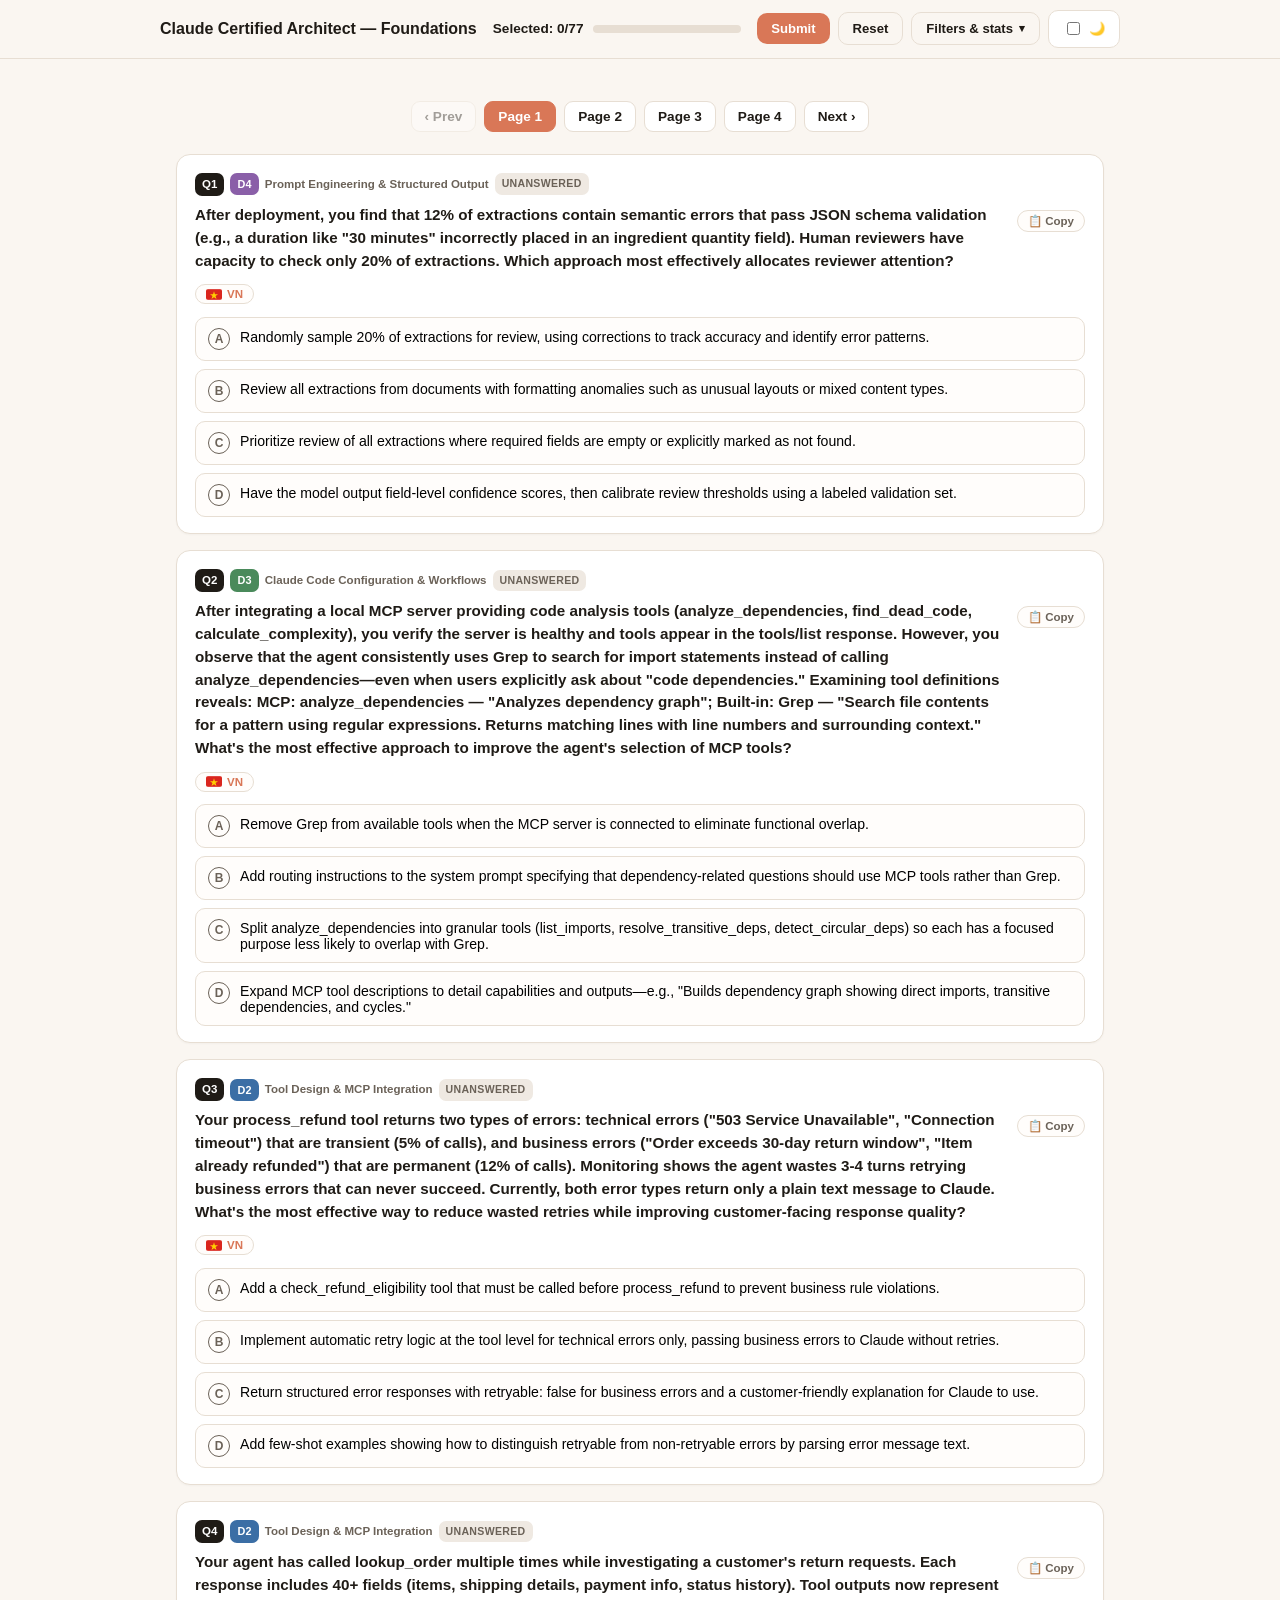
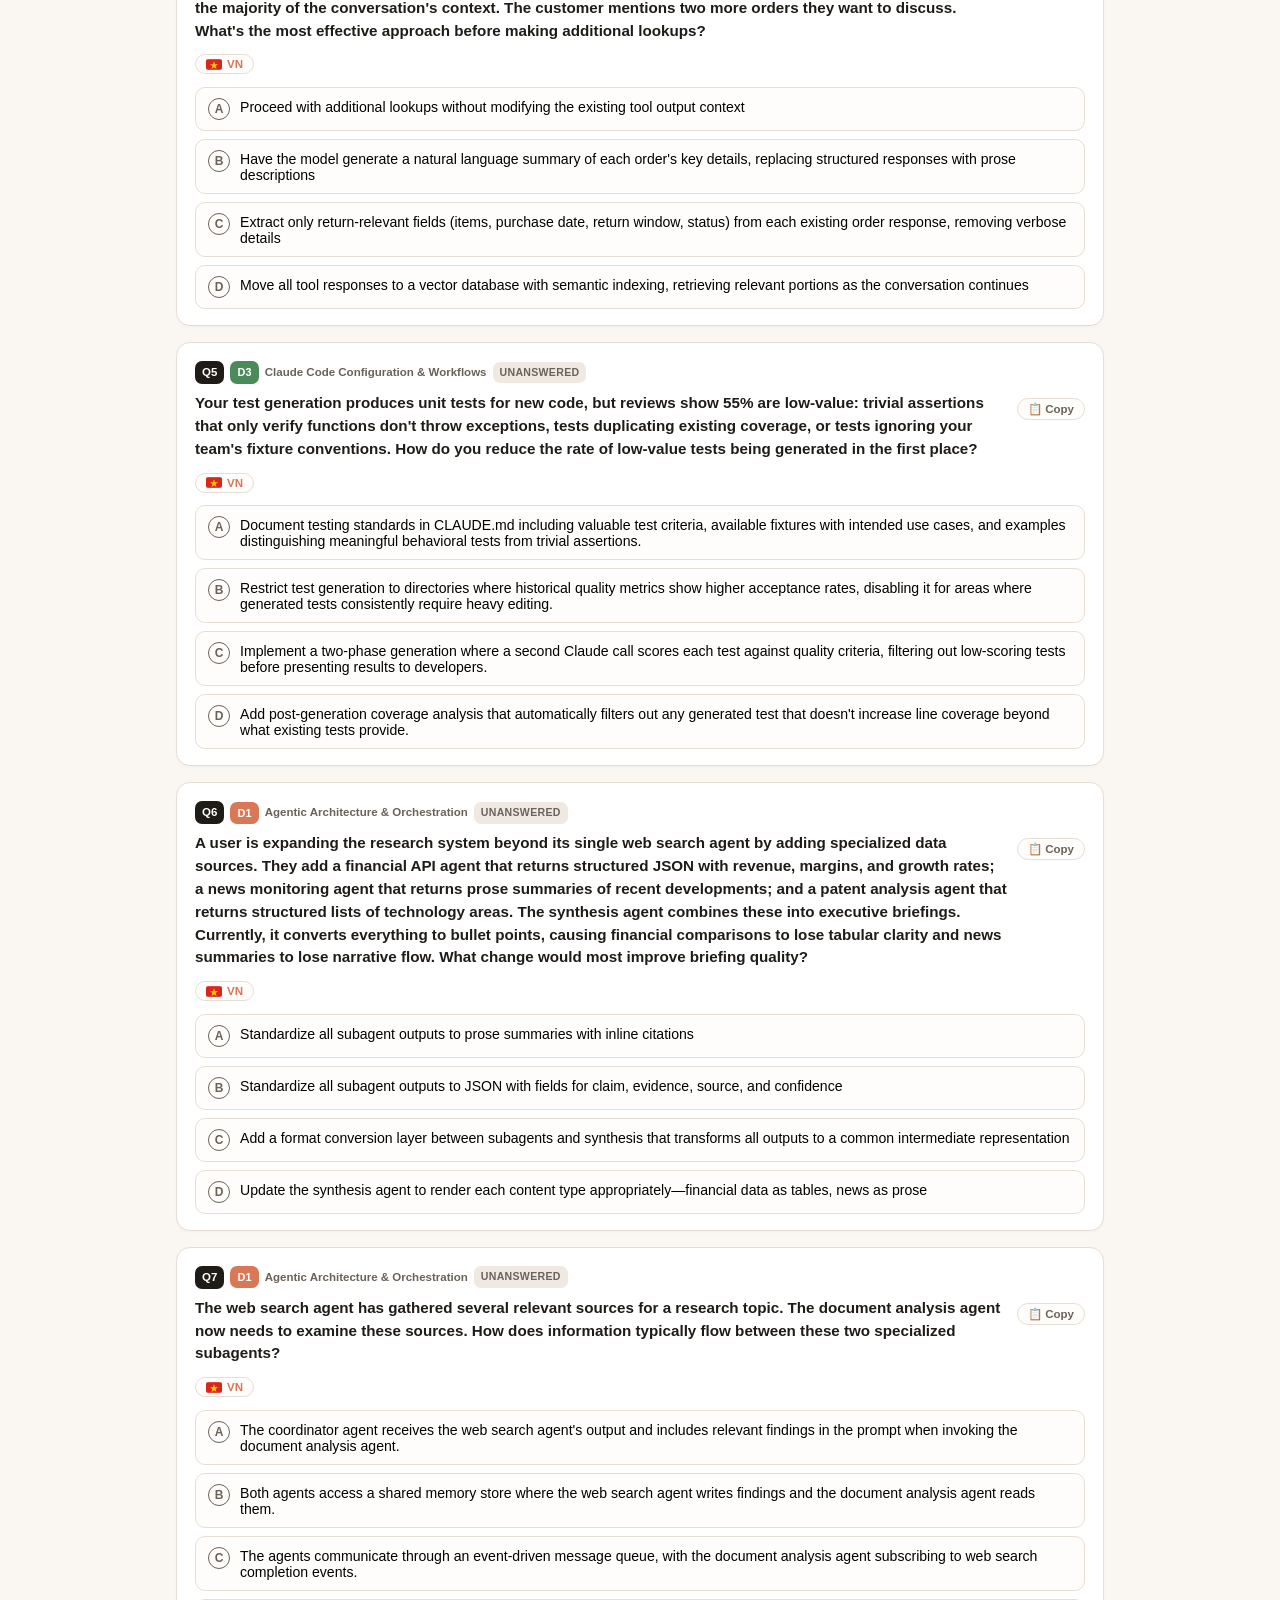
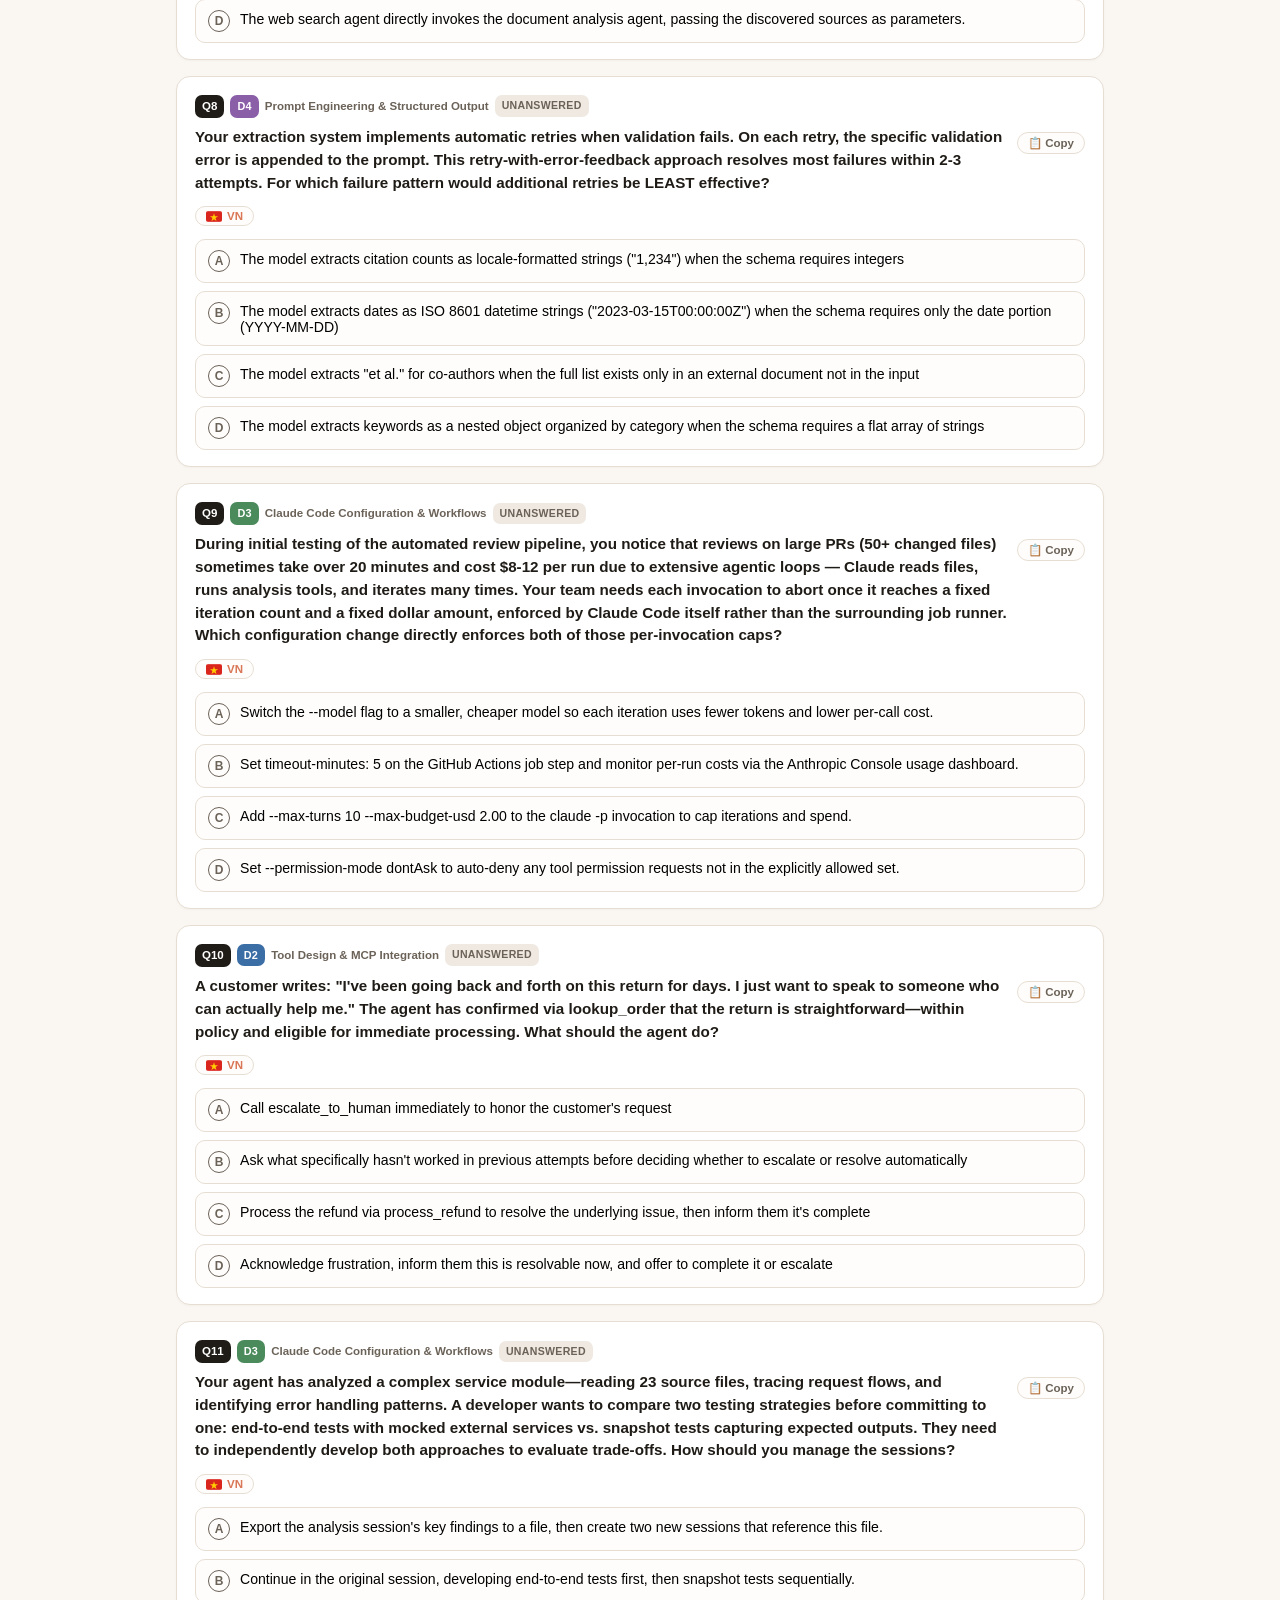
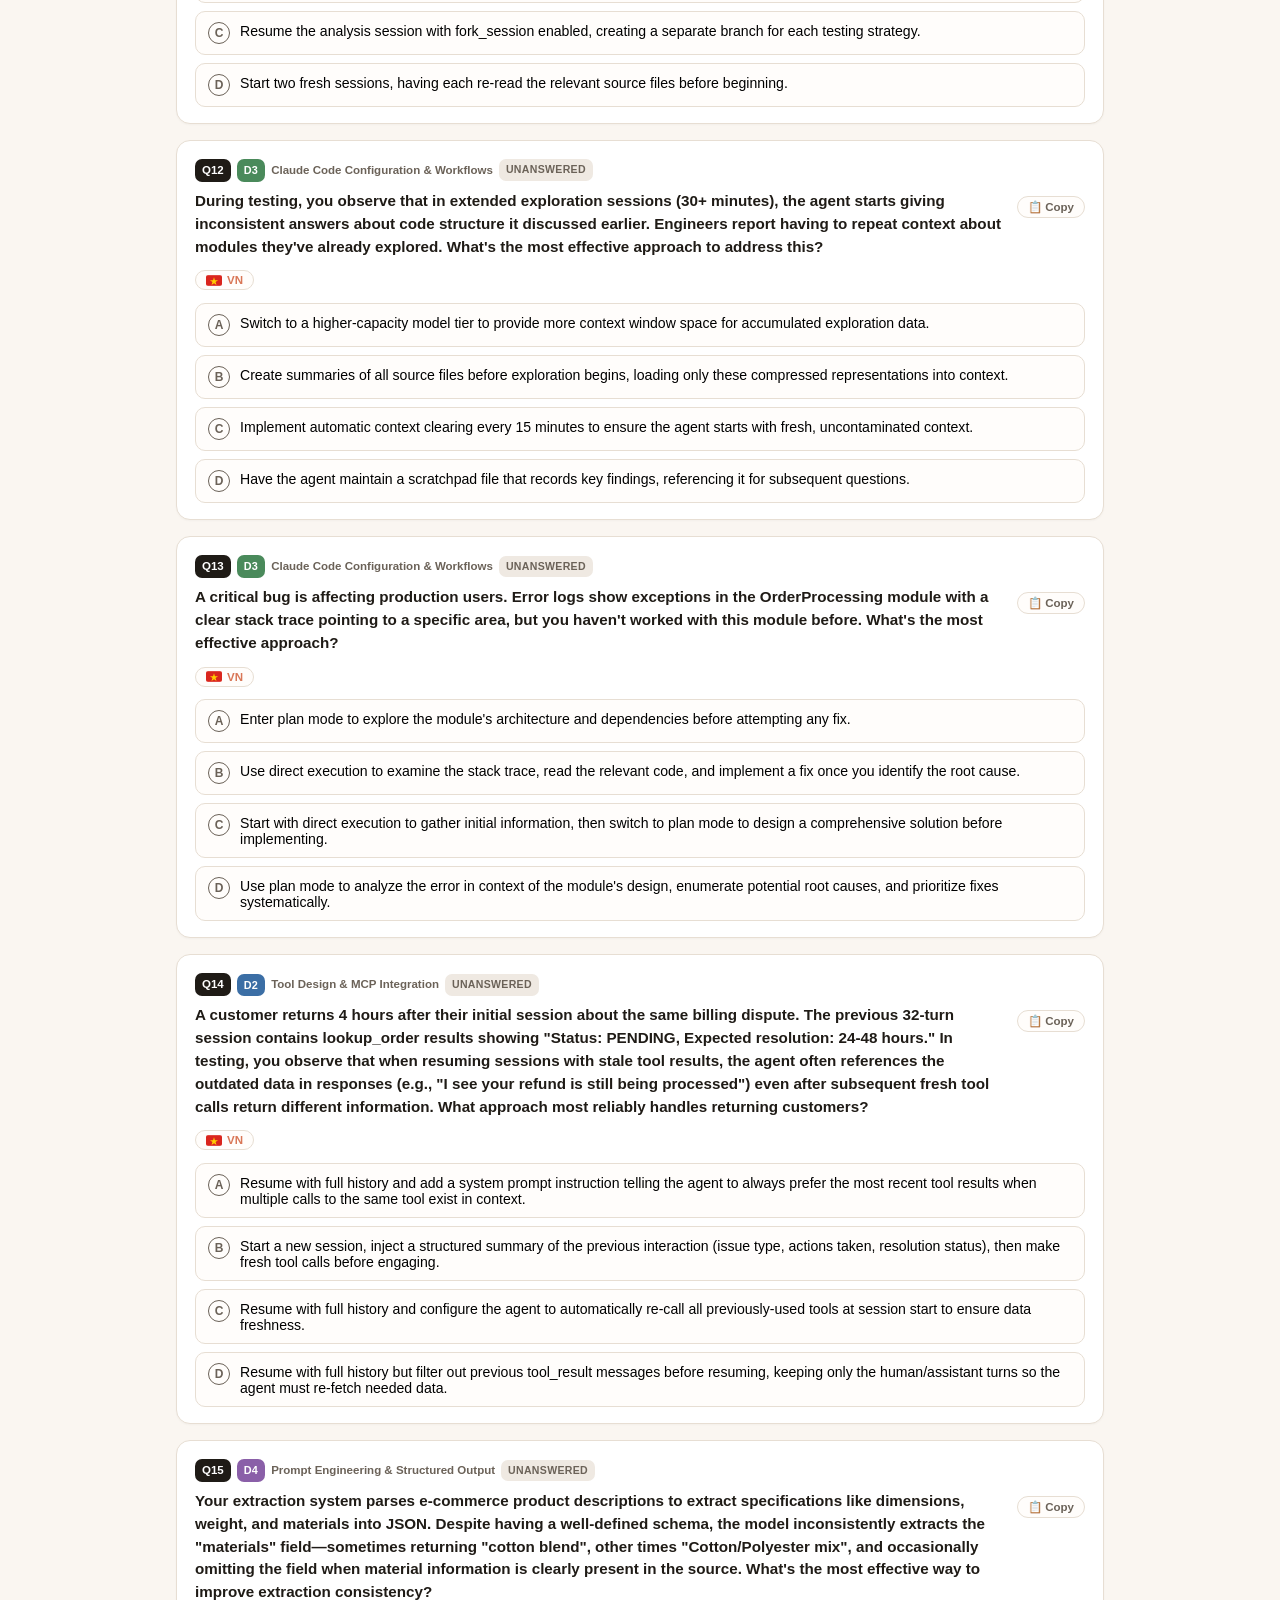
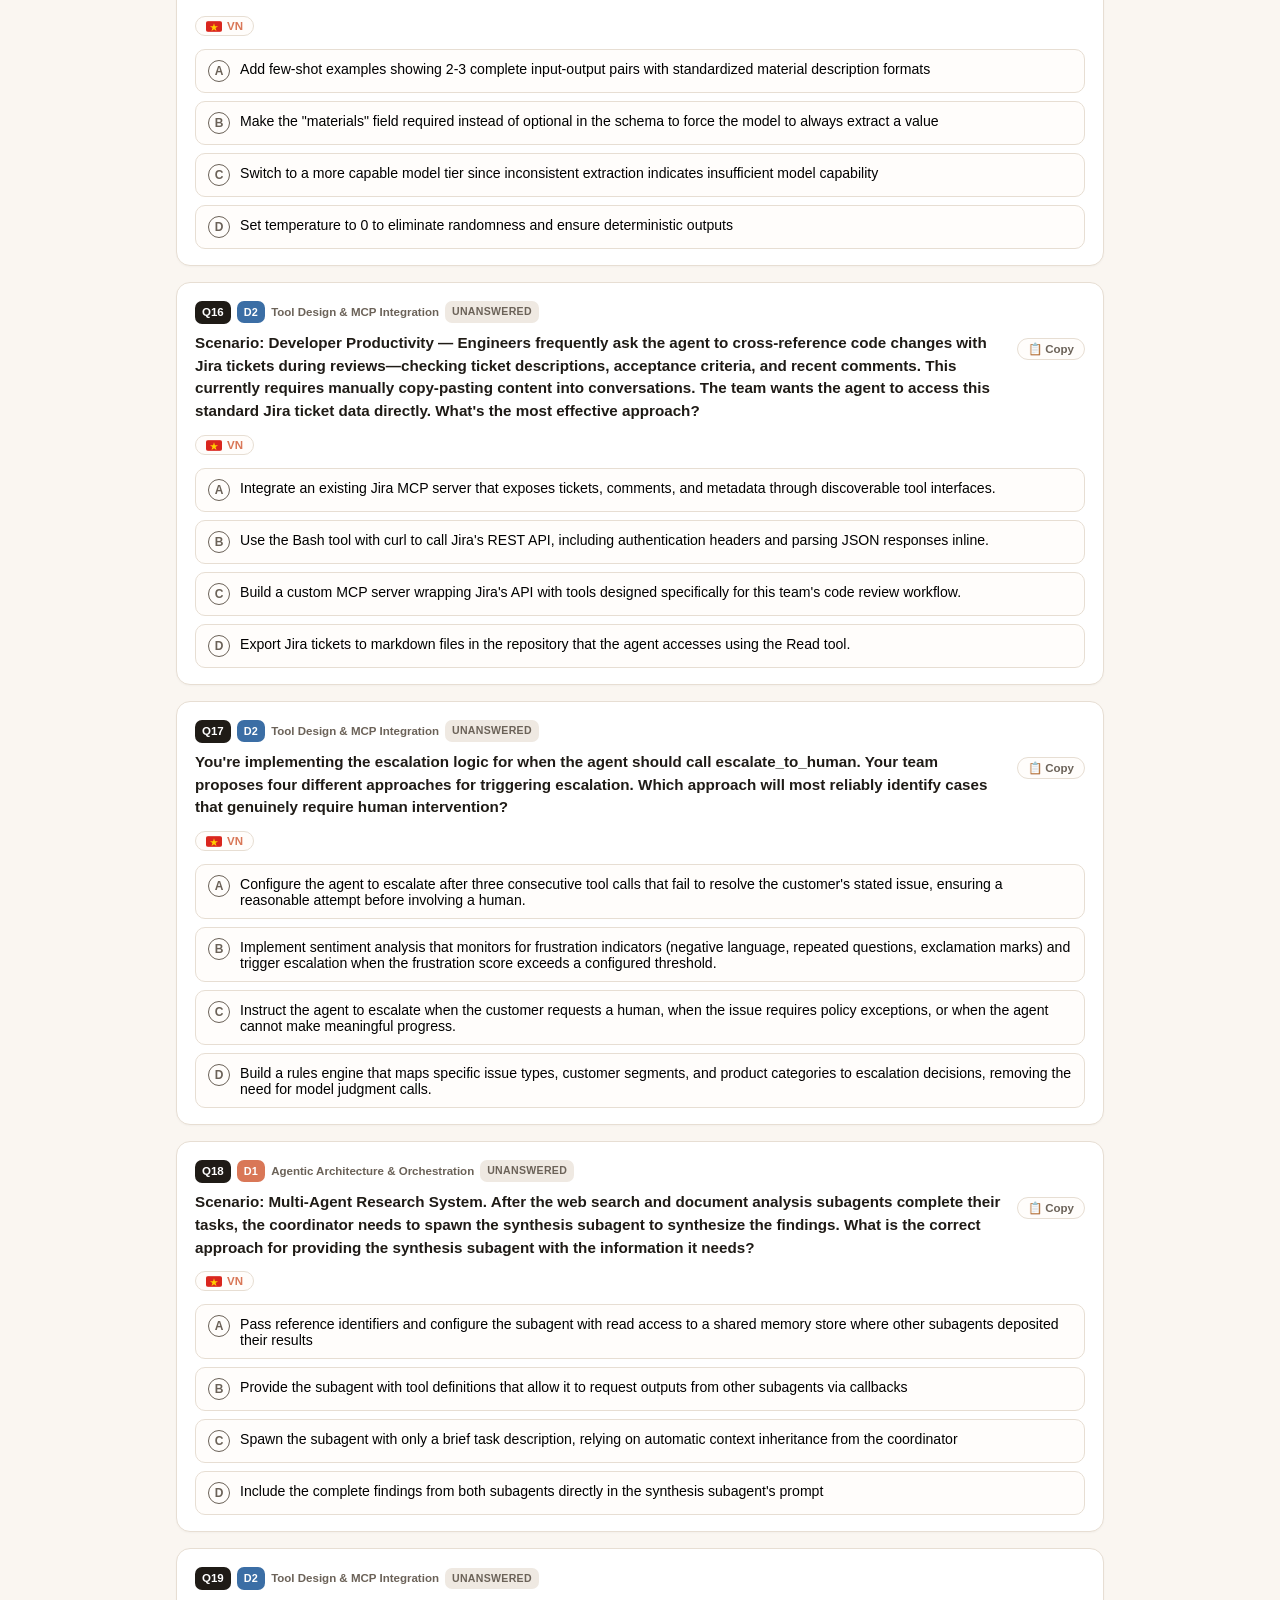
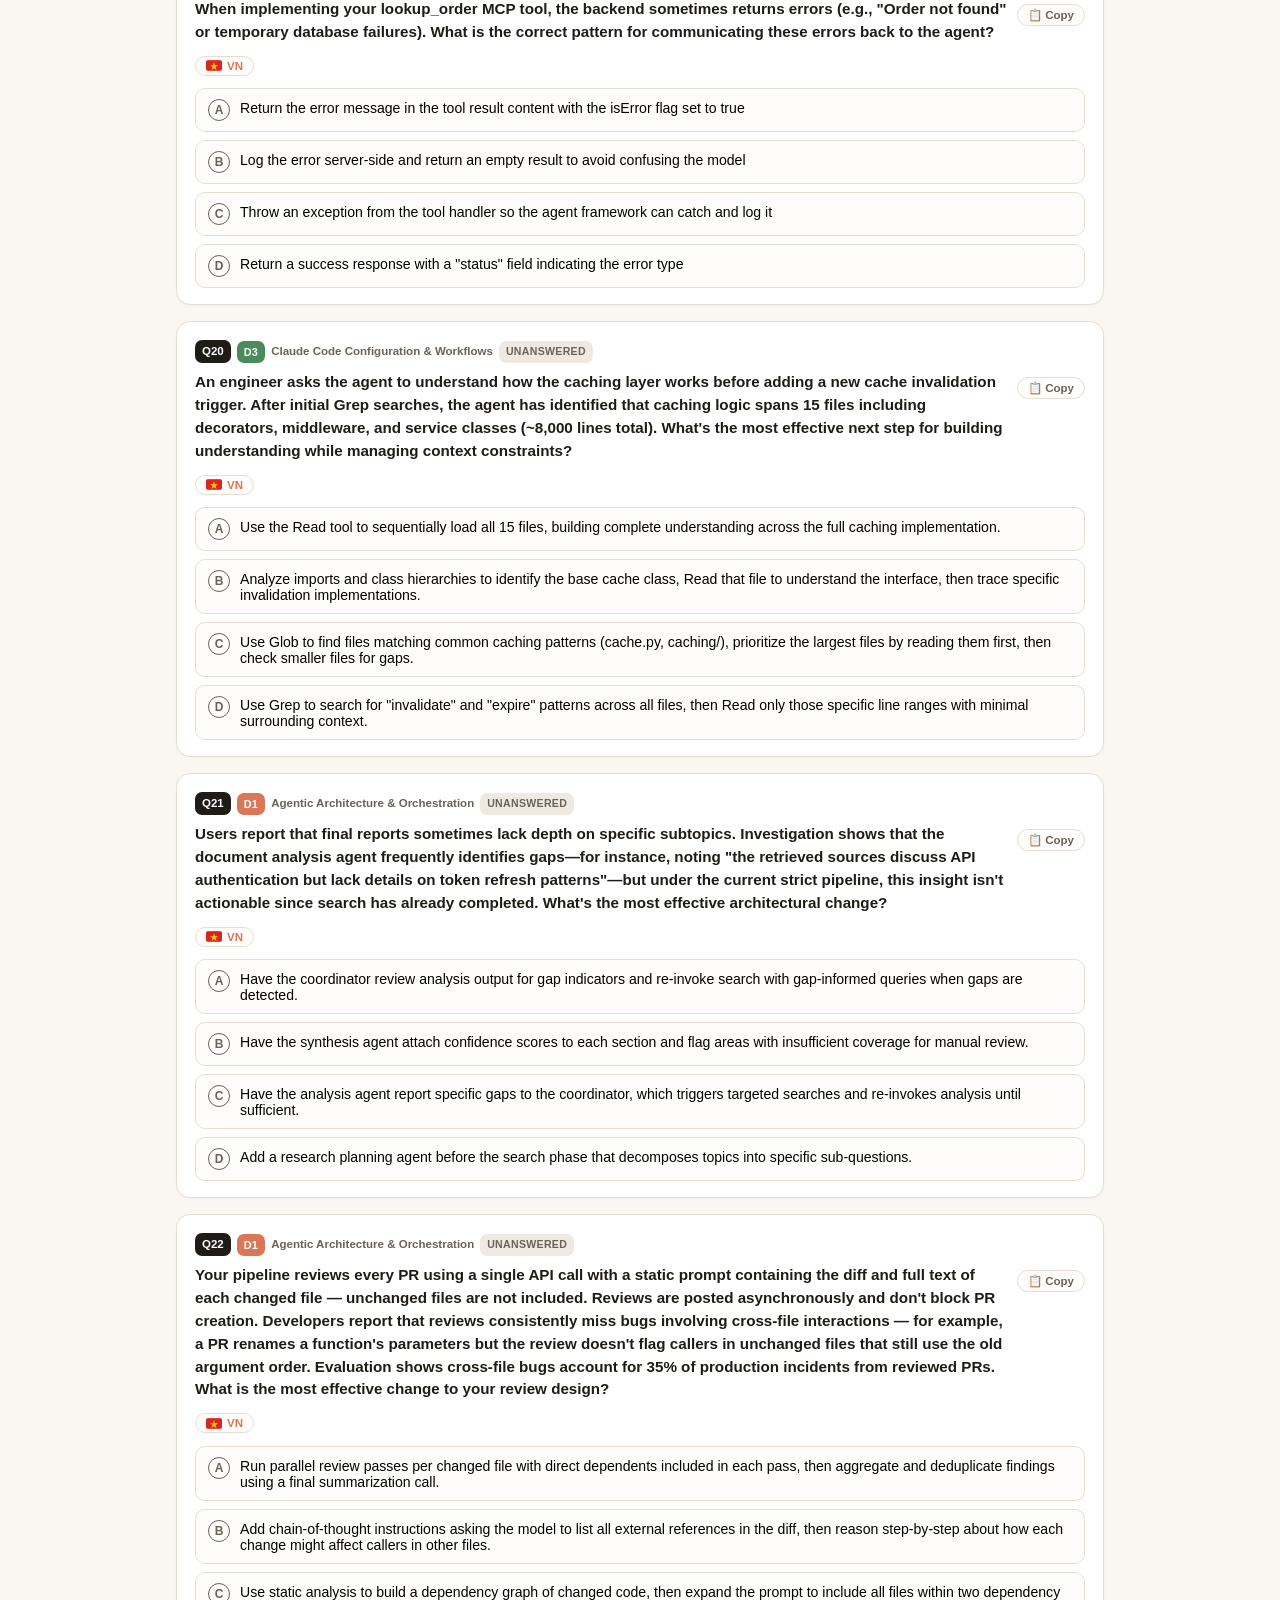
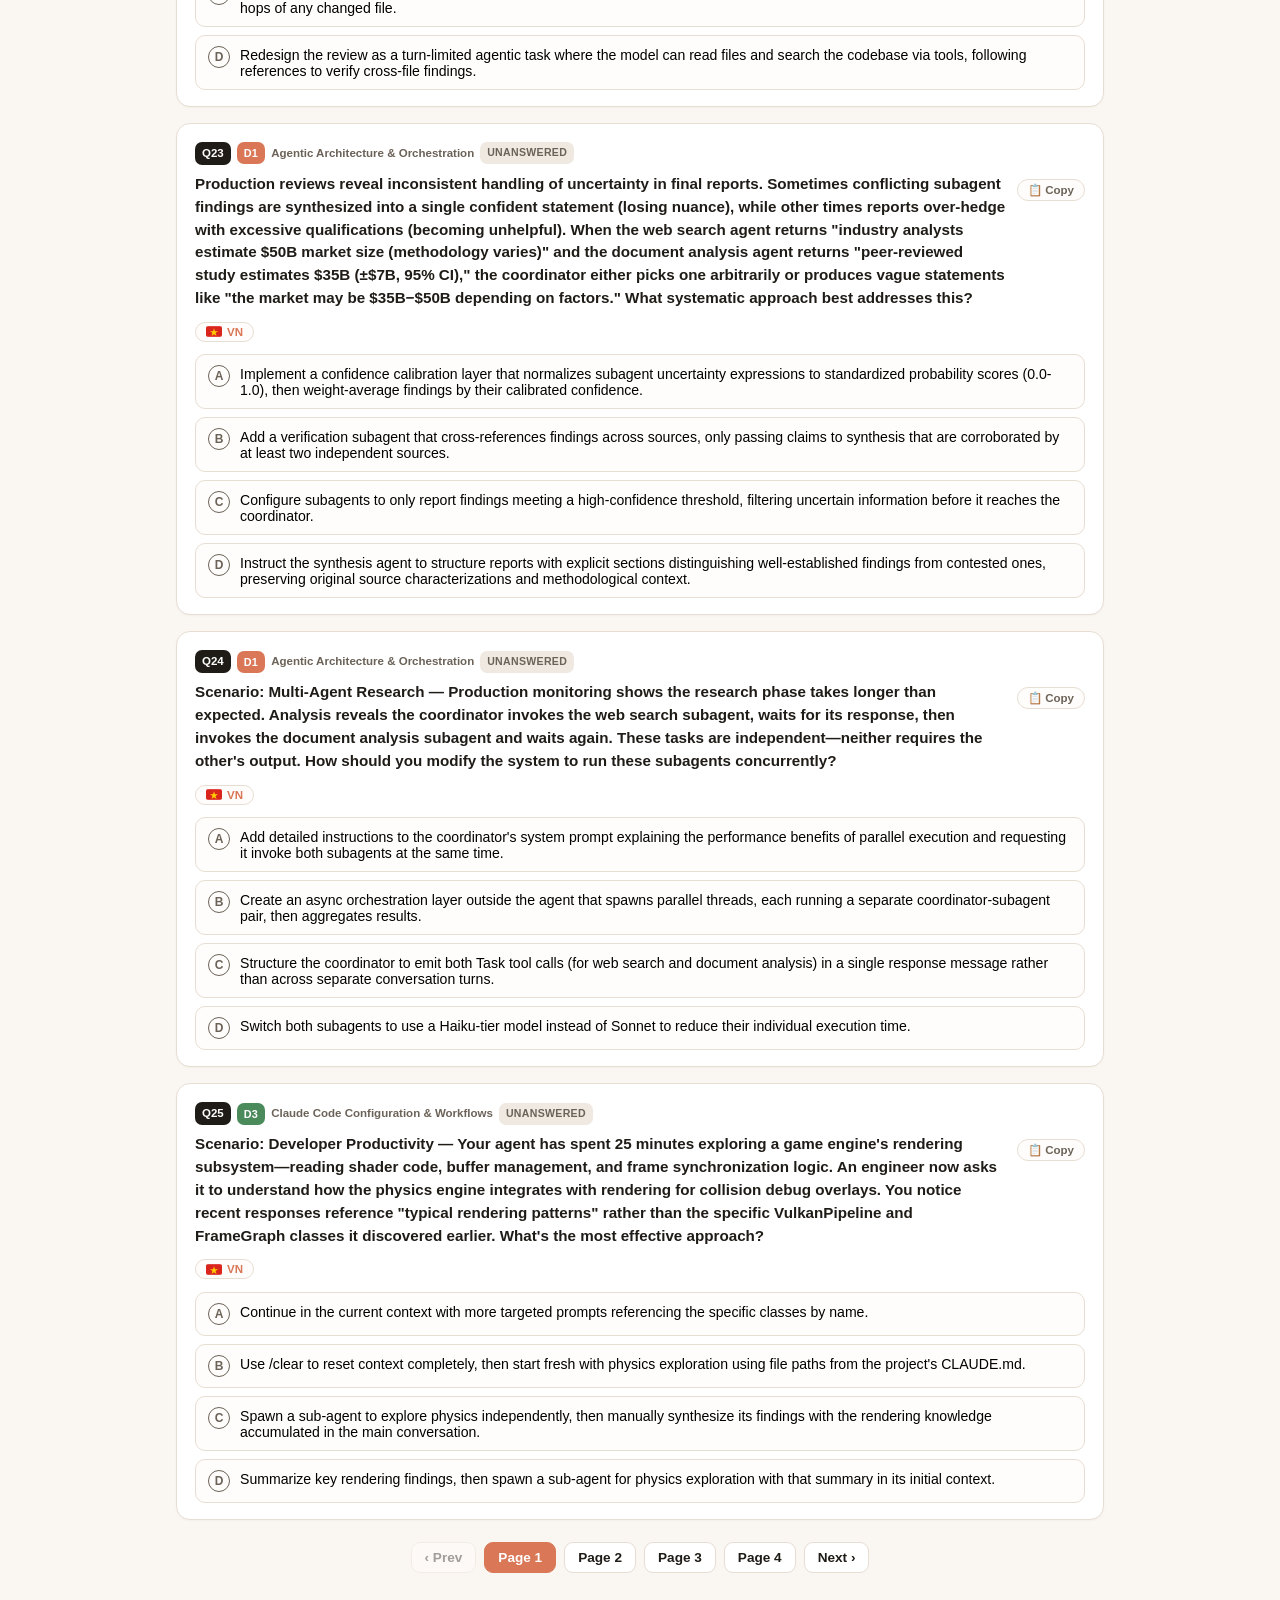
<file: quizzes/practice-exam.html>
<!DOCTYPE html>
<html lang="en">
<head>
<meta charset="UTF-8">
<meta name="viewport" content="width=device-width, initial-scale=1.0">
<title>Claude Certified Architect — Foundations Practice Exam</title>
<script>(function(){try{var t=localStorage.getItem('cca-theme');if(t==='dark'||t==='light')document.documentElement.setAttribute('data-theme',t);}catch(e){}})();</script>
<style>
  :root{
    --bg:#faf6f1;
    --card:#ffffff;
    --ink:#1f1b16;
    --muted:#6b6258;
    --line:#e7ded3;
    --accent:#d97757;
    --accent-ink:#ffffff;
    --green:#3a7d44;
    --green-bg:#e7f5e8;
    --red:#c0392b;
    --red-bg:#fbeae7;
    --d1:#d97757; --d2:#3b6ea5; --d3:#4a8a5b; --d4:#8a5fa8; --d5:#c08a2e;
    --surface-2:#fffdfb;
    --surface-hover:#fbf2ea;
    --highlight:#fff3ea;
    --tag-neutral-bg:#efe9e2;
    --tag-pending-bg:#fbeee0;
    --feedback-correct-text:#244e2b;
    --feedback-incorrect-text:#7d2920;
    --d1-tint:#fbeee6; --d2-tint:#e9eff7; --d3-tint:#e9f3eb; --d4-tint:#f1eaf6; --d5-tint:#f8eedc;
    --header-bg:rgba(250,246,241,0.96);
    --radius:14px;
    color-scheme:light;
  }
  @media (prefers-color-scheme: dark){
    :root:not([data-theme="light"]){
      --bg:#17130f;
      --card:#241f19;
      --ink:#f0e9de;
      --muted:#a89b8b;
      --line:#3a332a;
      --accent:#e2895f;
      --accent-ink:#1f1b16;
      --green:#5aa868;
      --green-bg:#1e3324;
      --red:#e0685a;
      --red-bg:#3a201d;
      --d1:#e2895f; --d2:#6d9bd1; --d3:#6cb17d; --d4:#b190d1; --d5:#dba64f;
      --surface-2:#2a241d;
      --surface-hover:#362c22;
      --highlight:#3a2c20;
      --tag-neutral-bg:#332e27;
      --tag-pending-bg:#3d2e22;
      --feedback-correct-text:#a8d5b0;
      --feedback-incorrect-text:#e8a79c;
      --d1-tint:#3a2c22; --d2-tint:#212c38; --d3-tint:#1f2f24; --d4-tint:#2e2536; --d5-tint:#362c1c;
      --header-bg:rgba(23,19,15,0.94);
      color-scheme:dark;
    }
  }
  :root[data-theme="dark"]{
    --bg:#17130f;
    --card:#241f19;
    --ink:#f0e9de;
    --muted:#a89b8b;
    --line:#3a332a;
    --accent:#e2895f;
    --accent-ink:#1f1b16;
    --green:#5aa868;
    --green-bg:#1e3324;
    --red:#e0685a;
    --red-bg:#3a201d;
    --d1:#e2895f; --d2:#6d9bd1; --d3:#6cb17d; --d4:#b190d1; --d5:#dba64f;
    --surface-2:#2a241d;
    --surface-hover:#362c22;
    --highlight:#3a2c20;
    --tag-neutral-bg:#332e27;
    --tag-pending-bg:#3d2e22;
    --feedback-correct-text:#a8d5b0;
    --feedback-incorrect-text:#e8a79c;
    --d1-tint:#3a2c22; --d2-tint:#212c38; --d3-tint:#1f2f24; --d4-tint:#2e2536; --d5-tint:#362c1c;
    --header-bg:rgba(23,19,15,0.94);
    color-scheme:dark;
  }
  *{box-sizing:border-box;}
  body{
    margin:0;
    font-family:-apple-system,BlinkMacSystemFont,"Segoe UI",Helvetica,Arial,sans-serif;
    background:var(--bg);
    color:var(--ink);
    line-height:1.5;
  }
  .wrap{
    max-width:min(960px, 92vw);
    margin:0 auto;
    padding:20px 16px 80px;
  }
  header.top{
    position:sticky;
    top:0;
    z-index:50;
    background:var(--header-bg);
    backdrop-filter:blur(6px);
    border-bottom:1px solid var(--line);
    padding:10px 16px;
    margin:0 calc(-50vw + 50%);
  }
  header.top .inner{
    max-width:min(960px, 92vw);
    margin:0 auto;
  }
  h1{
    font-size:1rem;
    margin:0;
    font-weight:700;
    line-height:1.25;
    flex-shrink:0;
  }

  /* --- Compact single-row header bar --- */
  .header-bar{
    display:flex;
    align-items:center;
    gap:10px 16px;
    flex-wrap:wrap;
  }
  .header-progress{
    display:flex;
    align-items:center;
    gap:10px;
    flex:1 1 200px;
    min-width:160px;
  }
  .header-actions{
    display:flex;
    align-items:center;
    gap:8px;
    flex-shrink:0;
    margin-left:auto;
  }
  .theme-toggle-pill{
    display:flex;
    align-items:center;
    gap:6px;
    background:var(--card);
    border:1px solid var(--line);
    color:var(--ink);
    border-radius:10px;
    padding:8px 14px;
    font-size:0.82rem;
    font-weight:700;
    cursor:pointer;
    white-space:nowrap;
  }
  .reset.ghost{
    background:transparent;
    color:var(--ink);
    border:1.5px solid var(--line);
  }
  .reset.ghost:hover{
    background:var(--card);
    border-color:var(--muted);
    opacity:1;
  }
  .details-toggle{
    display:inline-flex;
    align-items:center;
    gap:6px;
  }
  .details-toggle .caret{
    display:inline-block;
    font-size:0.7rem;
    transition:transform .2s ease;
  }
  .details-toggle[aria-expanded="true"] .caret{
    transform:rotate(180deg);
  }
  .details-toggle[aria-expanded="true"]{
    background:var(--card);
    border-color:var(--muted);
  }

  /* --- Collapsible details panel (filters + domain progress) --- */
  .header-details{
    margin-top:12px;
    padding-top:12px;
    border-top:1px solid var(--line);
    max-height:min(60vh,520px);
    overflow-y:auto;
  }
  .header-details[hidden]{
    display:none;
  }
  .header-details .sub{
    margin-bottom:10px;
  }
  .header-details .shuffle-toggle{
    margin-bottom:4px;
  }
  .sub{
    color:var(--muted);
    font-size:0.82rem;
    margin-bottom:10px;
  }
  .scorebar{
    display:flex;
    flex-direction:column;
    gap:10px;
  }
  .scorebar-stats{
    display:flex;
    align-items:center;
    gap:14px;
    flex-wrap:wrap;
  }
  .scorebar-controls{
    display:flex;
    align-items:center;
    gap:14px;
    flex-wrap:wrap;
  }
  .stat{
    font-size:0.85rem;
    font-weight:600;
    color:var(--ink);
  }
  .stat .num{
    font-weight:800;
  }
  .progress-track{
    flex:1;
    min-width:120px;
    height:8px;
    background:var(--line);
    border-radius:6px;
    overflow:hidden;
  }
  .progress-fill{
    height:100%;
    background:var(--accent);
    width:0%;
    transition:width .25s ease;
  }
  button.reset{
    background:var(--ink);
    color:#fff;
    border:none;
    padding:8px 14px;
    border-radius:10px;
    font-size:0.82rem;
    font-weight:700;
    cursor:pointer;
    white-space:nowrap;
  }
  button.reset:hover{ opacity:0.85; }

  .filterbar{
    margin-top:12px;
    padding-top:10px;
    border-top:1px solid var(--line);
  }
  .filterbar .filtertitle{
    font-size:0.75rem;
    font-weight:700;
    color:var(--muted);
    text-transform:uppercase;
    letter-spacing:0.03em;
    margin-bottom:8px;
  }
  .filterchips{
    display:flex;
    flex-wrap:wrap;
    gap:7px;
  }
  .chip{
    display:flex;
    align-items:center;
    gap:6px;
    border:1.5px solid var(--line);
    background:var(--surface-2);
    border-radius:20px;
    padding:5px 11px 5px 8px;
    font-size:0.78rem;
    font-weight:600;
    cursor:pointer;
    user-select:none;
    color:var(--muted);
    transition:all .15s;
  }
  .chip .dot{
    width:9px;
    height:9px;
    border-radius:50%;
    flex-shrink:0;
  }
  .chip.D1.active{ background:var(--d1-tint); border-color:var(--d1); color:var(--d1); }
  .chip.D2.active{ background:var(--d2-tint); border-color:var(--d2); color:var(--d2); }
  .chip.D3.active{ background:var(--d3-tint); border-color:var(--d3); color:var(--d3); }
  .chip.D4.active{ background:var(--d4-tint); border-color:var(--d4); color:var(--d4); }
  .chip.D5.active{ background:var(--d5-tint); border-color:var(--d5); color:var(--d5); }
  .chip:not(.active){
    opacity:0.55;
  }
  .chip .count{
    font-weight:700;
    opacity:0.8;
  }
  .chip.allchip{
    border-style:dashed;
  }
  .chip.nonechip{
    border-style:dashed;
    opacity:0.85;
  }
  .chip.nonechip:hover{
    border-color:var(--red);
    color:var(--red);
  }
  .nomatch{
    text-align:center;
    color:var(--muted);
    padding:40px 16px;
    font-size:0.9rem;
  }

  .pagebar{
    display:flex;
    justify-content:center;
    align-items:center;
    gap:8px;
    margin:22px 0;
    flex-wrap:wrap;
  }
  .pagebar button{
    border:1px solid var(--line);
    background:var(--card);
    color:var(--ink);
    padding:7px 13px;
    border-radius:9px;
    font-size:0.85rem;
    font-weight:600;
    cursor:pointer;
  }
  .pagebar button.active{
    background:var(--accent);
    color:#fff;
    border-color:var(--accent);
  }
  .pagebar button:disabled{
    opacity:0.4;
    cursor:not-allowed;
  }
  .pagebar .navbtn{
    font-weight:700;
  }

  .qcard.deep-link-highlight{
    box-shadow:0 0 0 3px var(--accent);
    animation:deepLinkPulse 2.5s ease;
  }
  @keyframes deepLinkPulse{
    0%{background:var(--highlight);}
    100%{background:var(--card);}
  }

  .qcard{
    background:var(--card);
    border:1px solid var(--line);
    border-radius:var(--radius);
    padding:18px 18px 16px;
    margin-bottom:16px;
    box-shadow:0 1px 2px rgba(0,0,0,0.03);
  }
  .qhead{
    display:flex;
    flex-wrap:wrap;
    align-items:flex-start;
    gap:8px 10px;
    margin-bottom:10px;
  }
  .qmeta{
    display:flex;
    align-items:center;
    gap:6px;
    flex-wrap:wrap;
    width:100%;
  }
  .qnum{
    flex-shrink:0;
    background:var(--ink);
    color:#fff;
    font-size:0.72rem;
    font-weight:800;
    border-radius:7px;
    padding:3px 7px;
  }
  .domain-tag{
    flex-shrink:0;
    font-size:0.68rem;
    font-weight:800;
    color:#fff;
    border-radius:7px;
    padding:3px 7px;
    letter-spacing:0.02em;
  }
  .domain-tag.D1{background:var(--d1);}
  .domain-tag.D2{background:var(--d2);}
  .domain-tag.D3{background:var(--d3);}
  .domain-tag.D4{background:var(--d4);}
  .domain-tag.D5{background:var(--d5);}
  .domain-fullname{
    font-size:0.72rem;
    font-weight:700;
    color:var(--muted);
  }
  .qtext{
    font-size:0.95rem;
    font-weight:600;
    flex:1;
    width:100%;
  }
  .options{
    display:flex;
    flex-direction:column;
    gap:8px;
    margin-top:10px;
  }
  .opt{
    display:flex;
    align-items:flex-start;
    gap:10px;
    border:1px solid var(--line);
    border-radius:10px;
    padding:10px 12px;
    background:var(--surface-2);
    cursor:pointer;
    font-size:0.88rem;
    text-align:left;
    transition:background .15s, border-color .15s;
  }
  .opt-vi{
    display:none;
    margin:-4px 0 0 12px;
    padding:6px 10px;
    border-radius:0 8px 8px 0;
    border-left:3px solid var(--accent);
    background:var(--highlight);
    color:var(--ink);
    font-size:0.82rem;
    line-height:1.45;
  }
  .opt-vi.show{display:block;}
  .opt:hover{
    background:var(--surface-hover);
  }
  .opt .letter{
    flex-shrink:0;
    width:22px;
    height:22px;
    border-radius:50%;
    border:1.5px solid var(--muted);
    display:flex;
    align-items:center;
    justify-content:center;
    font-size:0.75rem;
    font-weight:800;
    color:var(--muted);
  }
  .opt .otext{
    flex:1;
    padding-top:1px;
  }
  .qcard.answered .opt{
    cursor:default;
  }
  .qcard.answered .opt:hover{
    background:var(--surface-2);
  }
  .opt.correct-pick{
    background:var(--green-bg);
    border-color:var(--green);
  }
  .opt.correct-pick .letter{
    background:var(--green);
    border-color:var(--green);
    color:#fff;
  }
  .opt.wrong-pick{
    background:var(--red-bg);
    border-color:var(--red);
  }
  .opt.wrong-pick .letter{
    background:var(--red);
    border-color:var(--red);
    color:#fff;
  }
  .opt.reveal-correct{
    border-color:var(--green);
  }
  .opt.reveal-correct .letter{
    border-color:var(--green);
    color:var(--green);
  }
  .opt.selected-pending{
    background:var(--surface-hover);
    border-color:var(--accent);
  }
  .opt.selected-pending .letter{
    background:var(--accent);
    border-color:var(--accent);
    color:#fff;
  }
  .submit-row{
    display:flex;
    justify-content:flex-end;
    margin-top:12px;
  }
  .btn-submit{
    background:var(--accent);
    color:#fff;
    border:none;
    padding:9px 18px;
    border-radius:10px;
    font-size:0.85rem;
    font-weight:700;
    cursor:pointer;
  }
  .btn-submit:disabled{
    background:var(--line);
    color:var(--muted);
    cursor:not-allowed;
  }
  .btn-submit:not(:disabled):hover{
    opacity:0.88;
  }
  .qstatus{
    font-size:0.66rem;
    font-weight:800;
    letter-spacing:0.03em;
    text-transform:uppercase;
    border-radius:7px;
    padding:3px 7px;
  }
  .qstatus.unanswered{
    background:var(--tag-neutral-bg);
    color:var(--muted);
  }
  .qstatus.pending{
    background:var(--tag-pending-bg);
    color:var(--accent);
    border:1px solid var(--accent);
  }
  .qstatus.submitted-correct{
    background:var(--green-bg);
    color:var(--green);
  }
  .qstatus.submitted-incorrect{
    background:var(--red-bg);
    color:var(--red);
  }

  .domainstats{
    margin-top:12px;
    padding-top:10px;
    border-top:1px solid var(--line);
    display:flex;
    flex-direction:column;
    gap:8px;
  }
  .domainstats .filtertitle{
    font-size:0.75rem;
    font-weight:700;
    color:var(--muted);
    text-transform:uppercase;
    letter-spacing:0.03em;
    margin-bottom:2px;
  }
  .dstat-row{
    display:flex;
    align-items:center;
    gap:8px;
    font-size:0.78rem;
  }
  .dstat-row .dlabel{
    flex-shrink:0;
    width:30px;
    font-weight:800;
  }
  .dstat-row .dname{
    flex-shrink:0;
    width:170px;
    color:var(--muted);
    font-weight:600;
    overflow:hidden;
    text-overflow:ellipsis;
    white-space:nowrap;
  }
  .dstat-track{
    flex:1;
    height:7px;
    background:var(--line);
    border-radius:5px;
    overflow:hidden;
    position:relative;
  }
  .dstat-fill{
    height:100%;
    border-radius:5px;
  }
  .dstat-pct{
    flex-shrink:0;
    width:78px;
    text-align:right;
    font-weight:700;
    color:var(--muted);
    font-size:0.76rem;
  }
  @media (max-width:560px){
    .dstat-row .dname{ display:none; }
  }

  .feedback{
    margin-top:12px;
    padding:12px 14px;
    border-radius:10px;
    font-size:0.85rem;
    display:none;
  }
  .feedback.show{
    display:block;
  }
  .feedback.correct{
    background:var(--green-bg);
    border:1px solid var(--green);
    color:var(--feedback-correct-text);
  }
  .feedback.incorrect{
    background:var(--red-bg);
    border:1px solid var(--red);
    color:var(--feedback-incorrect-text);
  }
  .feedback .verdict{
    font-weight:800;
    margin-bottom:4px;
    font-size:0.85rem;
  }
  .feedback .explain{
    color:var(--ink);
    opacity:0.92;
  }
  .feedback .explain b{
    font-weight:700;
  }

  .vi-wrap{
    margin-top:-4px;
    margin-bottom:6px;
  }
  .vi-btn .flag-vn{border-radius:2px;flex-shrink:0;}
  .vi-btn{
    display:inline-flex;
    align-items:center;
    gap:5px;
    margin-top:6px;
    padding:3px 10px;
    border-radius:999px;
    border:1px solid var(--line);
    background:var(--surface-2);
    color:var(--accent);
    font-size:0.72rem;
    font-weight:700;
    cursor:pointer;
    user-select:none;
  }
  .vi-btn:hover{ background:var(--surface-hover); }
  .vi-btn.active{ background:var(--accent); color:var(--accent-ink); border-color:var(--accent); }
  .copy-btn{
    display:inline-flex;
    align-items:center;
    gap:5px;
    margin-top:6px;
    padding:3px 10px;
    border-radius:999px;
    border:1px solid var(--line);
    background:var(--surface-2);
    color:var(--muted);
    font-size:0.72rem;
    font-weight:700;
    cursor:pointer;
    user-select:none;
  }
  .copy-btn:hover{ background:var(--surface-hover); border-color:var(--accent); color:var(--accent); }
  .vi-box{
    display:none;
    margin-top:8px;
    padding:10px 12px;
    border-radius:8px;
    border-left:3px solid var(--accent);
    background:var(--highlight);
    color:var(--ink);
    font-size:0.85rem;
    line-height:1.55;
    width:100%;
  }
  .vi-box.show{ display:block; }

  .submit-exam-btn{
    background:var(--accent) !important;
  }
  .submit-exam-btn:disabled{
    background:var(--line) !important;
    color:var(--muted) !important;
    cursor:not-allowed;
  }

  .shuffle-toggle{
    display:flex;
    align-items:center;
    gap:7px;
    cursor:pointer;
    user-select:none;
    font-size:0.8rem;
    font-weight:600;
    color:var(--muted);
    white-space:nowrap;
  }
  .shuffle-toggle .switch{
    position:relative;
    display:inline-block;
    width:34px;
    height:19px;
    flex-shrink:0;
  }
  .shuffle-toggle .switch input{
    opacity:0;
    width:0;
    height:0;
  }
  .shuffle-toggle .slider{
    position:absolute;
    cursor:pointer;
    top:0; left:0; right:0; bottom:0;
    background-color:var(--line);
    border-radius:19px;
    transition:background-color .15s;
  }
  .shuffle-toggle .slider:before{
    position:absolute;
    content:"";
    height:15px;
    width:15px;
    left:2px;
    bottom:2px;
    background-color:#fff;
    border-radius:50%;
    transition:transform .15s;
    box-shadow:0 1px 2px rgba(0,0,0,0.2);
  }
  .shuffle-toggle input:checked + .slider{
    background-color:var(--accent);
  }
  .shuffle-toggle input:checked + .slider:before{
    transform:translateX(15px);
  }
  .shuffle-toggle .toggle-label{
    color:var(--ink);
  }

  #reportSummary{
    background:var(--card);
    border:1px solid var(--line);
    border-radius:var(--radius);
    padding:22px 20px;
    margin-bottom:18px;
    text-align:center;
  }
  #reportSummary h2{
    margin:0 0 6px;
    font-size:1.35rem;
  }
  #reportSummary p{
    margin:0;
    color:var(--muted);
    font-size:0.9rem;
  }
  #reportSummary .scoreline{
    font-size:1rem;
    font-weight:700;
    color:var(--ink);
    margin-top:4px;
  }

  footer.summary{
    background:var(--card);
    border:1px solid var(--line);
    border-radius:var(--radius);
    padding:20px;
    text-align:center;
    margin-top:8px;
  }
  footer.summary h2{
    margin:0 0 6px;
    font-size:1.1rem;
  }
  footer.summary p{
    margin:0;
    color:var(--muted);
    font-size:0.88rem;
  }

  @media (max-width:560px){
    h1{ font-size:0.92rem; width:100%; }
    .header-progress{ order:3; flex-basis:100%; }
    .header-actions{ margin-left:0; }
    .stat{ font-size:0.78rem; }
    .reset{ padding:7px 11px; font-size:0.78rem; }
  }
</style>
</head>
<body>
<header class="top">
  <div class="inner">
    <div class="header-bar">
      <h1>Claude Certified Architect — Foundations</h1>
      <div class="header-progress">
        <div class="stat" id="statSelected">Selected: <span class="num" id="answeredCount">0</span>/<span id="totalCount">77</span></div>
        <div class="stat" id="statScore" style="display:none;">Score: <span class="num" id="correctCount">0</span>/<span id="totalCountScore">77</span> (<span id="scorePct">0</span>%)</div>
        <div class="progress-track"><div class="progress-fill" id="progressFill"></div></div>
      </div>
      <div class="header-actions">
        <button class="reset submit-exam-btn" id="submitExamBtn">Submit</button>
        <button class="reset ghost" id="resetBtn">Reset</button>
        <button class="reset ghost details-toggle" id="detailsToggle" aria-expanded="false" aria-controls="headerDetails">Filters &amp; stats <span class="caret">▾</span></button>
        <label class="theme-toggle-pill"><input type="checkbox" class="theme-toggle-input"> 🌙</label>
      </div>
    </div>
    <div class="header-details" id="headerDetails" hidden>
      <div class="sub" id="subText">Practice Exam · 77 questions · 5 domains — select your answers, then submit the whole exam to see your report.</div>
      <label class="shuffle-toggle" title="When on, Reset Exam shuffles question order and answer order. When off, Reset Exam keeps original order.">
        <span class="switch">
          <input type="checkbox" id="shuffleToggle" checked>
          <span class="slider"></span>
        </span>
        <span class="toggle-label">Shuffle on reset</span>
      </label>
      <div class="filterbar" id="filterBarWrap">
        <div class="filtertitle">Filter by domain</div>
        <div class="filterchips" id="filterChips"></div>
      </div>
      <div class="domainstats">
        <div class="filtertitle" id="domainStatsTitle">Progress by domain</div>
        <div id="domainStatsBody"></div>
      </div>
    </div>
  </div>
</header>

<div class="wrap">
  <div id="reportSummary" style="display:none;"></div>
  <div class="pagebar" id="pagebarTop"></div>
  <div id="quizContainer"></div>
  <div class="pagebar" id="pagebarBottom"></div>
</div>


<script src="../assets/js/theme-toggle.js"></script>
<script src="../assets/data/vi-translations-setA.js"></script>
<script>
const QUESTIONS_RAW =
[{"id":1,"domain":"D1","question":"Your pipeline reviews every PR using a single API call with a static prompt containing the diff and full text of each changed file — unchanged files are not included. Reviews are posted asynchronously and don't block PR creation. Developers report that reviews consistently miss bugs involving cross-file interactions — for example, a PR renames a function's parameters but the review doesn't flag callers in unchanged files that still use the old argument order. Evaluation shows cross-file bugs account for 35% of production incidents from reviewed PRs. What is the most effective change to your review design?","options":{"A":"Redesign the review as a turn-limited agentic task where the model can read files and search the codebase via tools, following references to verify cross-file findings.","B":"Add chain-of-thought instructions asking the model to list all external references in the diff, then reason step-by-step about how each change might affect callers in other files.","C":"Run parallel review passes per changed file with direct dependents included in each pass, then aggregate and deduplicate findings using a final summarization call.","D":"Use static analysis to build a dependency graph of changed code, then expand the prompt to include all files within two dependency hops of any changed file."},"correct":"A","explanation":"The failure is a missing-context problem: callers live in unchanged files the static prompt never includes, so chain-of-thought (B) cannot help the model reason about code it cannot see, and static heuristics (C, D) bloat context while still missing dynamic or multi-hop references. Anthropic's agent guidance favors agentic search — letting the model retrieve exactly the context it needs via file-read/search tools — and the asynchronous, nonblocking review pipeline tolerates the added latency, while a turn limit bounds cost."},{"id":2,"domain":"D1","question":"An engineer asks your agent to add comprehensive tests to a legacy codebase with 200 files and minimal existing test coverage. The engineer hasn't specified which modules to prioritize. How should the agent decompose this open-ended task?","options":{"A":"Systematically read all 200 files to create a complete function inventory before writing any tests, ensuring the testing plan accounts for every function before beginning.","B":"Create a fixed testing schedule upfront based on directory structure, allocating equal effort to each top-level directory regardless of code complexity or business importance.","C":"Start writing tests for the first module alphabetically, using test failures and imports to discover related files organically.","D":"Use Glob and Grep to map codebase structure, identify heavily-coupled modules, create a prioritized plan for high-impact areas, and revise as dependencies are discovered."},"correct":"D","explanation":"Anthropic's agent best practices favor efficient context gathering with search tools (Glob/Grep) over exhaustively reading every file, which would waste context and time. Prioritizing high-impact, heavily-coupled modules and iteratively revising the plan as dependencies surface is the correct way to decompose an open-ended task; A is wasteful, B ignores impact/complexity, and C is arbitrary and unplanned."},{"id":3,"domain":"D1","question":"An engineer submits two requests: Request A: \"Rename the getUserData function to fetchUserProfile everywhere it's used.\" Request B: \"Improve error handling throughout the data processing module—add try/catch blocks, meaningful error messages, and ensure failures don't silently corrupt data.\" For which request does specifying an explicit multi-phase workflow (such as analyze → propose → implement with review) most improve outcome quality?","options":{"A":"Request B, the error handling task","B":"Both requests benefit equally","C":"Request A, the function rename task","D":"Neither request benefits significantly"},"correct":"A","explanation":"Request B is open-ended and judgment-heavy — \"improve error handling\" requires analyzing current behavior, deciding where try/catch belongs, and choosing meaningful messages, so an explicit analyze → propose → implement-with-review workflow materially raises quality and catches bad design before code changes. Request A is a mechanical, well-defined rename that a simple find-and-replace-style execution handles fine, so the multi-phase structure adds little."},{"id":4,"domain":"D1","question":"Your code review assistant needs to analyze pull requests and provide feedback on three aspects: code style compliance, potential security issues, and documentation completeness. Each aspect requires reading files, running analysis tools, and generating a report section. The review process follows the same three-step workflow for every PR. Which task decomposition pattern is most appropriate for this workflow?","options":{"A":"Single comprehensive prompt—include all instructions in one prompt and let the model handle all three aspects simultaneously.","B":"Routing—classify each PR by type (feature, bugfix, refactor) first, then route to different review prompts optimized for that category.","C":"Prompt chaining—break the review into sequential steps where each aspect (style, security, documentation) is analyzed separately, with outputs combined in a final synthesis step.","D":"Orchestrator-workers—have a central LLM analyze each PR to dynamically determine which checks are needed, then delegate to specialized worker LLMs for each identified subtask."},"correct":"C","explanation":"The scenario explicitly states the review \"follows the same three-step workflow for every PR,\" which per Anthropic's \"Building Effective Agents\" guidance is the textbook case for the prompt chaining workflow: a fixed, predictable sequence of subtasks each handled by a focused prompt, then synthesized. Orchestrator-workers (D) is only warranted when the needed subtasks vary unpredictably per input, and routing (B) applies when inputs fall into distinct categories needing different handling—neither fits a fixed, identical workflow."},{"id":5,"domain":"D1","question":"Your multi-agent research pipeline crashed after processing 12 of 28 documents. The web search agent had identified relevant sources, the document analyzer had partially completed extraction, and the synthesizer had begun pattern identification. You need to resume processing without repeating work or losing fidelity of prior findings. What state management approach best balances information fidelity with context efficiency when restoring agent state?","options":{"A":"Have each agent maintain its own persistent state file and reload it independently at the start of each session.","B":"Persist the coordinator's conversation log containing all task delegations and responses, providing this to agents when resuming.","C":"Index all agent outputs in a shared vector store. When resuming, each agent queries the store using semantic search to retrieve relevant prior findings.","D":"Have each agent persist a structured export to a known location. On resume, the coordinator loads the manifest and injects relevant state into agent prompts."},"correct":"D","explanation":"Anthropic's multi-agent best practices recommend persisting structured artifacts to external storage and having the orchestrator selectively re-inject only the relevant state into each subagent's context. This preserves fidelity (lossless structured exports plus a manifest of completed work) while staying context-efficient, whereas A lacks coordinated resume logic, B floods agents with an entire conversation log, and C's semantic search is lossy and may miss or garble prior findings."},{"id":6,"domain":"D1","question":"Scenario: Multi-Agent Research — Production monitoring shows the research phase takes longer than expected. Analysis reveals the coordinator invokes the web search subagent, waits for its response, then invokes the document analysis subagent and waits again. These tasks are independent—neither requires the other's output. How should you modify the system to run these subagents concurrently?","options":{"A":"Switch both subagents to use a Haiku-tier model instead of Sonnet to reduce their individual execution time.","B":"Create an async orchestration layer outside the agent that spawns parallel threads, each running a separate coordinator-subagent pair, then aggregates results.","C":"Structure the coordinator to emit both Task tool calls (for web search and document analysis) in a single response message rather than across separate conversation turns.","D":"Add detailed instructions to the coordinator's system prompt explaining the performance benefits of parallel execution and requesting it invoke both subagents at the same time."},"correct":"C","explanation":"In Claude's agent architecture, subagents run concurrently when the coordinator emits multiple Task tool calls in a single assistant message — the harness executes parallel tool_use blocks from the same turn simultaneously. Option A only speeds up each serial step, B adds unnecessary external infrastructure duplicating what the agent loop already supports, and D merely explains/requests parallelism without ensuring the structural mechanism (same-message tool calls) that actually produces concurrent execution."},{"id":7,"domain":"D1","question":"The coordinator agent has AgentDefinitions configured for all four specialized subagents, each with appropriate descriptions, prompts, and tool restrictions. During testing, you notice the coordinator correctly reasons about when to delegate—it generates messages like \"I'll ask the web search agent to find sources on this topic\"—but no subagent execution ever occurs. The coordinator then proceeds as if the delegation happened and continues with incomplete information. Logs show no errors. What is the most likely cause?","options":{"A":"The AgentDefinitions are configured correctly, but the coordinator's system prompt doesn't explicitly list the available subagent types, preventing the model from knowing they can be invoked.","B":"Subagent context isolation means task descriptions from the coordinator don't automatically reach subagents; you need to configure explicit context forwarding in ClaudeAgentOptions.","C":"The coordinator's max_tokens setting is too low, causing the Task tool invocation to be truncated before the subagent type parameter can be specified.","D":"The coordinator's allowedTools configuration doesn't include \"Task\", so while it can reason about delegation, it cannot invoke the tool required to spawn subagents."},"correct":"D","explanation":"In the Claude Agent SDK, subagents defined via AgentDefinitions are launched through the Task tool; if allowedTools omits \"Task\", the coordinator can still verbally reason about delegating but has no mechanism to actually spawn subagents, and it silently continues without them—matching the symptom of no execution and no errors. Truncated max_tokens (C) or missing prompt listings (A) would produce errors or different behavior, and context isolation (B) doesn't prevent invocation."},{"id":8,"domain":"D1","question":"Scenario: Multi-Agent Research — When analyzing complex legal cases that cite multiple precedents, the document analysis subagent processes each sequentially. A landmark case citing 12 precedents takes over 3 minutes to analyze completely. What's the most effective way to reduce this latency while preserving the coordinator's ability to monitor and debug the system?","options":{"A":"Have the coordinator spawn parallel document analysis subagents, each handling a subset of precedents, then aggregate results before synthesis","B":"Enable the document analysis subagent to spawn its own specialized subagents dynamically when it encounters cases with many citations","C":"Create a recursive agent hierarchy where analysis agents subdivide work among child agents until reaching single-precedent granularity","D":"Implement a message queue where precedent analysis tasks are processed asynchronously by a pool of worker agents"},"correct":"A","explanation":"Anthropic's recommended multi-agent design is the orchestrator-worker pattern with a flat hierarchy: the coordinator itself spawns parallel subagents and aggregates their results, which cuts latency through parallelism while keeping all spawning, monitoring, and debugging centralized in one place. Options B and C create nested/recursive agent hierarchies that severely degrade observability and debuggability, and D introduces asynchronous queue infrastructure that decouples work from the coordinator's direct visibility."},{"id":9,"domain":"D1","question":"Scenario: Multi-Agent Research — In production, final reports frequently contain claims without proper source attribution. Investigation shows that while the web search and document analysis agents correctly attach citations to their outputs, the synthesis agent loses track of which sources support which conclusions when combining findings. What's the most effective architectural change?","options":{"A":"Have the coordinator inject source identifier prefixes into text before each handoff, then parse these prefixes at report generation to reconstruct citations.","B":"Maintain complete transcripts of all subagent interactions and add a citation-resolution agent to analyze logs and determine attributions before report generation.","C":"Require all subagents to output structured claim-source mappings that the synthesis agent must preserve and merge when combining findings from multiple sources.","D":"Add a verification step where the report generator uses semantic similarity matching against original sources to reconstruct which claims came from which documents."},"correct":"C","explanation":"The failure is information loss at the synthesis stage, so the fix is to carry attribution as structured data end-to-end: subagents emit explicit claim-source mappings and the synthesis agent is required to preserve and merge them. This matches Anthropic's multi-agent best practice of structured outputs over fragile text-prefix conventions (A), costly post-hoc log analysis (B), or unreliable semantic-similarity reconstruction (D)."},{"id":10,"domain":"D1","question":"Users report that final reports sometimes lack depth on specific subtopics. Investigation shows that the document analysis agent frequently identifies gaps—for instance, noting \"the retrieved sources discuss API authentication but lack details on token refresh patterns\"—but under the current strict pipeline, this insight isn't actionable since search has already completed. What's the most effective architectural change?","options":{"A":"Have the coordinator review analysis output for gap indicators and re-invoke search with gap-informed queries when gaps are detected.","B":"Have the synthesis agent attach confidence scores to each section and flag areas with insufficient coverage for manual review.","C":"Add a research planning agent before the search phase that decomposes topics into specific sub-questions.","D":"Have the analysis agent report specific gaps to the coordinator, which triggers targeted searches and re-invokes analysis until sufficient."},"correct":"D","explanation":"The core problem is a rigid one-way pipeline where gap insights arrive after search is finished, so the fix is a closed feedback loop: the analysis agent surfaces its specific gaps as structured output to the coordinator, which triggers targeted follow-up searches and re-runs analysis iteratively until coverage is sufficient. This matches Anthropic's orchestrator-worker agent pattern of iterating until a verifiable success criterion is met; option A is a weaker partial loop, while B and C don't make the gap insight actionable at runtime."},{"id":11,"domain":"D1","question":"Scenario: Multi-Agent Research System. After the web search and document analysis subagents complete their tasks, the coordinator needs to spawn the synthesis subagent to synthesize the findings. What is the correct approach for providing the synthesis subagent with the information it needs?","options":{"A":"Provide the subagent with tool definitions that allow it to request outputs from other subagents via callbacks","B":"Include the complete findings from both subagents directly in the synthesis subagent's prompt","C":"Pass reference identifiers and configure the subagent with read access to a shared memory store where other subagents deposited their results","D":"Spawn the subagent with only a brief task description, relying on automatic context inheritance from the coordinator"},"correct":"C","explanation":"Anthropic's multi-agent best practice is for subagents to deposit their full outputs as artifacts in external/shared storage and pass lightweight references, so the synthesis subagent reads the prior results directly rather than receiving lossy or token-heavy copies through prompts. Callbacks between subagents (A) and automatic context inheritance (D) don't exist in this architecture, and inlining complete findings into the prompt (B) bloats context and risks information loss."},{"id":12,"domain":"D1","question":"A user is expanding the research system beyond its single web search agent by adding specialized data sources. They add a financial API agent that returns structured JSON with revenue, margins, and growth rates; a news monitoring agent that returns prose summaries of recent developments; and a patent analysis agent that returns structured lists of technology areas. The synthesis agent combines these into executive briefings. Currently, it converts everything to bullet points, causing financial comparisons to lose tabular clarity and news summaries to lose narrative flow. What change would most improve briefing quality?","options":{"A":"Add a format conversion layer between subagents and synthesis that transforms all outputs to a common intermediate representation","B":"Update the synthesis agent to render each content type appropriately—financial data as tables, news as prose","C":"Standardize all subagent outputs to prose summaries with inline citations","D":"Standardize all subagent outputs to JSON with fields for claim, evidence, source, and confidence"},"correct":"B","explanation":"The quality loss comes from flattening heterogeneous content into one uniform format (bullets); options A, C, and D just repeat that mistake with a different uniform representation. The best fix is to make the synthesis agent format-aware, rendering each content type in its natural form—tables for financial comparisons, prose for news narratives—preserving the strengths of each subagent's output."},{"id":13,"domain":"D1","question":"Scenario: Multi-Agent Research — In production, you observe that simple fact-checking queries (e.g., \"What year was the Paris Climate Agreement signed?\") traverse all four subagents sequentially, consuming 40+ seconds and significant tokens per query. Complex comparative research benefits from the full pipeline. Your query distribution is diverse and evolving as users discover new applications. What's the most effective approach to optimize for varying query complexity?","options":{"A":"Create a fast-path for factual questions that bypasses subagents entirely, routing all other queries through the complete pipeline to ensure research thoroughness.","B":"Implement pattern-based routing that categorizes queries by structure (single-fact vs. comparative vs. analytical) and maps each category to a predefined subagent combination.","C":"Train a query complexity classifier on labeled historical data to predict optimal subagent combinations, retraining periodically as query patterns evolve.","D":"Have the coordinator analyze each query and dynamically decide which subagents to invoke based on its assessment of query requirements."},"correct":"D","explanation":"Anthropic's multi-agent research guidance recommends having the lead/orchestrator agent scale effort to query complexity, dynamically deciding how many and which subagents to invoke per query. Static fast-paths (A), hand-coded pattern routing (B), and a trained classifier needing labeled data and retraining (C) all break down as the query distribution is diverse and evolving, whereas the coordinator's LLM-based judgment adapts naturally without maintenance."},{"id":14,"domain":"D1","question":"The coordinator provides detailed step-by-step instructions to the web search subagent, specifying exact search queries, source priorities, and date filters. Production monitoring reveals three issues: (1) the subagent reports \"insufficient results\" rather than trying alternative approaches when pre-specified searches fail, (2) research quality drops for emerging topics that don't match expected patterns, and (3) the subagent rarely surfaces valuable tangential sources. What's the most effective way to improve subagent adaptability?","options":{"A":"Specify research goals and quality criteria (coverage breadth, source diversity, recency) rather than procedural steps, letting the subagent determine its search strategy.","B":"Remove procedural details entirely, delegating with simple goals like \"research X thoroughly\" and relying on the subagent's general capabilities.","C":"Add explicit fallback directives to the detailed instructions: \"If specified searches yield fewer than N results, attempt alternative query formulations before reporting failure.\"","D":"Implement a topic classification step where the coordinator categorizes requests as \"well-defined\" or \"exploratory\" and uses different instruction styles for each category."},"correct":"A","explanation":"Anthropic's agent and multi-agent research guidance recommends delegating with clear objectives and success/quality criteria rather than prescriptive procedural scripts, letting the capable subagent adapt its own search strategy — which directly fixes all three observed failures. Option B removes necessary guidance entirely (under-specified delegation is a known failure mode), C patches only failure (1), and D adds coordinator complexity while keeping the brittle scripted approach."},{"id":15,"domain":"D1","question":"The document analysis agent has a single analyze_document tool that takes a document and a free-text instruction parameter. During evaluation, requests like \"extract the key financial metrics\" often return narrative summaries, while \"summarize the methodology\" sometimes returns raw data tables. The synthesis agent reports that 35% of analysis results require re-requests with clarified instructions. What's the most effective way to improve reliability?","options":{"A":"Split the generic tool into purpose-specific tools — extract_data_points, summarize_content, verify_claim_against_source — each with defined input/output contracts","B":"Have the coordinator pre-classify each analysis request before passing instructions to the document analysis agent","C":"Keep the single tool but add an analysis_type enum parameter requiring explicit selection between extraction, summarization, and verification modes","D":"Enhance the tool description with detailed examples showing how different instruction phrasings should map to different output formats"},"correct":"A","explanation":"Anthropic's tool-design guidance for agents recommends narrowly-scoped, purpose-specific tools with explicit input/output contracts rather than one generic free-text tool. The failures here are output-format ambiguity across distinct task types (extraction vs. summarization vs. verification), which splitting into dedicated tools with defined contracts fixes structurally; an enum (C) or better descriptions (D) still leave a single loosely-specified output contract, and pre-classification (B) doesn't change the unreliable tool interface."},{"id":16,"domain":"D1","question":"After the web search agent and document analysis agent complete their tasks, the coordinator invokes the synthesis agent. However, the synthesis agent responds that it cannot complete the task because no research findings were provided. What is the most likely cause of this issue?","options":{"A":"The synthesis agent's context window is not large enough to hold the combined outputs from both previous agents.","B":"The synthesis agent needs tools that can fetch results directly from the other agents' conversation histories.","C":"The subagents need to share a single API connection to enable automatic context sharing between invocations.","D":"The coordinator did not include the outputs from the previous agents in the synthesis agent's prompt."},"correct":"D","explanation":"In a coordinator/orchestrator multi-agent pattern, each subagent call is a stateless API invocation with its own isolated context — there is no automatic context sharing between agents. The coordinator must explicitly inject the previous agents' outputs into the synthesis agent's prompt; failing to do so produces exactly this \"no research findings were provided\" response. Options A–C are wrong: a context-window overflow would cause a different error, and neither cross-agent history-fetching tools nor a shared API connection are how context is passed between agents."},{"id":17,"domain":"D1","question":"Scenario: Multi-Agent Research System. Production monitoring shows that follow-up queries like \"summarize what we learned about market trends\" consistently take 40+ seconds. Investigation reveals the coordinator spawns the synthesis subagent for each summarization request, passing 80K+ tokens of accumulated findings. The coordinator already has these findings in its context from orchestrating the research. What's the most effective way to improve response time for these follow-up summaries?","options":{"A":"Pre-generate and cache summaries at multiple granularities whenever new findings accumulate.","B":"Enable prompt caching on the synthesis subagent to reduce the overhead of repeatedly transferring the same research findings.","C":"Have the coordinator handle straightforward summarization requests directly using its existing context, reserving subagent spawning for complex analytical tasks.","D":"Spawn the synthesis subagent with reduced context and have it request specific findings from the coordinator on-demand."},"correct":"C","explanation":"The coordinator already has all the findings in its context, so spawning a subagent and re-transferring 80K+ tokens per summary is pure latency overhead. Anthropic's multi-agent best practice is to delegate to subagents only when separate context windows or parallelism add value; simple summarization should be handled directly by the orchestrator, eliminating both the spawn cost and the token transfer."},{"id":18,"domain":"D1","question":"The synthesis agent receives summarized findings from the web search and document analysis agents, then passes a consolidated summary to the report generator. During testing, you discover the generated reports make factual claims without proper citations—the report generator cannot attribute statements to their original sources because that metadata was lost during the summarization steps. What's the most effective approach to ensure proper source attribution in the final reports?","options":{"A":"Instruct the synthesis agent to embed source references inline within its summary text using a consistent citation format.","B":"Have the report generator query the web search agent to re-locate sources for claims in the final report.","C":"Skip summarization and pass full raw outputs from web search and document analysis directly to the report generator.","D":"Have each agent output structured data separating content summaries from source metadata (URLs, document names, page numbers)."},"correct":"D","explanation":"Structured outputs that explicitly separate summarized content from source metadata (URLs, document names, page numbers) guarantee provenance survives every handoff in the pipeline, which is the Anthropic-recommended pattern for multi-agent data flow. Inline citations in free text (A) are easily lost or mangled during downstream summarization, re-locating sources after the fact (B) is unreliable and can mis-attribute claims, and passing raw outputs (C) defeats the purpose of summarization and bloats the report generator's context."},{"id":19,"domain":"D1","question":"After the web search agent finds 25 sources (120K tokens of raw content), the document analysis agent extracts key insights (15K tokens), and the synthesis agent produces a coherent narrative draft (3K tokens), the coordinator must pass context to the report generation agent for the final output with proper source citations. What context-passing strategy provides the best balance of completeness and efficiency?","options":{"A":"Pass only the synthesis draft and have a separate post-processing pipeline match claims to sources and insert citations after the report is generated.","B":"Pass the synthesis draft along with a structured source index that maps key claims to their source URLs and relevant excerpts.","C":"Pass a condensed summary of all prior stages that preserves the main findings and attributes them to sources by name only.","D":"Pass the full accumulated context from all prior agents."},"correct":"B","explanation":"The synthesis gives the narrative; the source index gives the report generator exactly the binding it needs to cite without re-reading 120K tokens of raw content. Post-hoc matching (A) is fragile and prone to misattribution, name-only attribution (C) loses URLs and excerpts needed to quote or verify, and passing the full accumulated context (D) is wasteful since most of the 120K+ raw tokens are irrelevant noise at this stage."},{"id":20,"domain":"D1","question":"The web search agent has gathered several relevant sources for a research topic. The document analysis agent now needs to examine these sources. How does information typically flow between these two specialized subagents?","options":{"A":"The agents communicate through an event-driven message queue, with the document analysis agent subscribing to web search completion events.","B":"The web search agent directly invokes the document analysis agent, passing the discovered sources as parameters.","C":"The coordinator agent receives the web search agent's output and includes relevant findings in the prompt when invoking the document analysis agent.","D":"Both agents access a shared memory store where the web search agent writes findings and the document analysis agent reads them."},"correct":"C","explanation":"In an orchestrator-worker pattern the coordinator is the hub: it collects each subagent's output and explicitly forwards the relevant parts into the next subagent's prompt. Event buses (A) aren't part of the Claude subagent model, subagents can't directly call sibling subagents (B) since that would tightly couple them and defeat the orchestrator pattern, and a shared store (D) can be layered in as an optimization but isn't how subagents typically communicate and introduces stale-read problems."},{"id":21,"domain":"D1","question":"When researching \"renewable energy adoption,\" the web search agent returns recent statistics (2024: 35% adoption) while the document analysis agent extracts data from internal reports (2022: 18% adoption). The synthesis agent incorrectly flags these as contradictory sources rather than recognizing the data shows growth over time. What change would best enable the synthesis agent to correctly interpret such temporal differences?","options":{"A":"Require subagents to include publication or data collection dates in their structured outputs.","B":"Add a conflict resolution agent that automatically discards older data when newer data exists for the same metric.","C":"Configure the web search agent to only return results from the past 6 months.","D":"Instruct the synthesis agent to always treat the most recent data as authoritative and place older findings in a separate historical appendix."},"correct":"A","explanation":"The synthesis agent misreads the data because it never sees the dates. Making each data point carry its own timestamp in the structured output lets synthesis reason about trends instead of contradictions. Silently discarding older data (B) destroys trend information, shrinking the time window (C) throws away historical context without fixing the architectural gap, and prompt instructions alone (D) are unreliable and still hide temporal reasoning behind a rigid rule."},{"id":22,"domain":"D1","question":"Production reviews reveal inconsistent handling of uncertainty in final reports. Sometimes conflicting subagent findings are synthesized into a single confident statement (losing nuance), while other times reports over-hedge with excessive qualifications (becoming unhelpful). When the web search agent returns \"industry analysts estimate $50B market size (methodology varies)\" and the document analysis agent returns \"peer-reviewed study estimates $35B (±$7B, 95% CI),\" the coordinator either picks one arbitrarily or produces vague statements like \"the market may be $35B−$50B depending on factors.\" What systematic approach best addresses this?","options":{"A":"Configure subagents to only report findings meeting a high-confidence threshold, filtering uncertain information before it reaches the coordinator.","B":"Implement a confidence calibration layer that normalizes subagent uncertainty expressions to standardized probability scores (0.0-1.0), then weight-average findings by their calibrated confidence.","C":"Instruct the synthesis agent to structure reports with explicit sections distinguishing well-established findings from contested ones, preserving original source characterizations and methodological context.","D":"Add a verification subagent that cross-references findings across sources, only passing claims to synthesis that are corroborated by at least two independent sources."},"correct":"C","explanation":"Report structure that keeps methodological context and separates settled vs. contested claims is how you get nuance without over-hedging. Filtering (A) throws away useful-but-uncertain evidence, collapsing different methodologies into one averaged number (B) destroys the methodological difference that's the whole point, and a two-source minimum (D) drops legitimate single-source findings and doesn't resolve genuinely conflicting estimates."},{"id":23,"domain":"D2","question":"You're building a security scanning workflow. When engineers need to locate all occurrences of a dangerous function like eval() across a large codebase, which tool should your agent use for content search?","options":{"A":"Use Glob with a pattern like /*eval* to find files, then Read each matching file.","B":"Use Grep to search for the pattern \"eval(\" across all files in the codebase.","C":"Read the project's main entry file and follow import statements to trace where eval might be used.","D":"Use Bash to run ls -R | grep eval to recursively list files containing eval."},"correct":"B","explanation":"Grep is the purpose-built content-search tool (ripgrep-based) for finding patterns inside file contents across a large codebase, which is exactly what locating all eval( call sites requires. Glob only matches file names, reading entry files and tracing imports doesn't scale or guarantee coverage, and ls -R | grep only matches file names, not file contents."},{"id":24,"domain":"D2","question":"Scenario: Developer Productivity — Engineers frequently ask the agent to cross-reference code changes with Jira tickets during reviews—checking ticket descriptions, acceptance criteria, and recent comments. This currently requires manually copy-pasting content into conversations. The team wants the agent to access this standard Jira ticket data directly. What's the most effective approach?","options":{"A":"Export Jira tickets to markdown files in the repository that the agent accesses using the Read tool.","B":"Build a custom MCP server wrapping Jira's API with tools designed specifically for this team's code review workflow.","C":"Integrate an existing Jira MCP server that exposes tickets, comments, and metadata through discoverable tool interfaces.","D":"Use the Bash tool with curl to call Jira's REST API, including authentication headers and parsing JSON responses inline."},"correct":"C","explanation":"For standard third-party service data like Jira tickets, Anthropic's recommended practice is to integrate an existing MCP server, which provides discoverable, typed tool interfaces with managed authentication. Building a custom MCP server (B) is unnecessary effort for standard ticket data, markdown exports (A) go stale and require manual syncing, and ad-hoc curl calls (D) are brittle and expose credentials inline."},{"id":25,"domain":"D2","question":"Scenario: Developer Productivity — An engineer asks the agent to find all files in the monorepo that import the @company/auth package to understand how authentication is used across services. Which built-in tool is most appropriate for this task?","options":{"A":"Bash, to execute find . -type d -name \"*auth*\" and explore matching directories","B":"Read, starting with package.json files to trace dependency declarations","C":"Grep, to search for the import statement pattern across file contents","D":"Glob, to find files with \"auth\" in their filename or path"},"correct":"C","explanation":"The task is to find every file whose contents contain an import of @company/auth, which is a content-search problem — exactly what the built-in Grep tool (ripgrep-based) is designed for. Glob and find/Bash only match filenames or directory names, which would miss the many importing files that don't have \"auth\" in their path, and reading package.json files only shows declared dependencies, not actual usage sites."},{"id":26,"domain":"D2","question":"Your productivity agent connects to three MCP servers: an issue tracker (search_issues, get_issue, create_comment), a documentation wiki (search_docs, get_page, list_spaces), and a database explorer (run_query, get_schema, list_databases). When engineers ask cross-system questions like \"What database tables are affected by the authentication refactor in PROJ-1234?\", monitoring shows the agent makes 8-10 sequential tool calls, frequently issues exploratory calls because it lacks visibility into what content each server contains, and exhausts context space before completing complex investigations. What architectural change best leverages MCP capabilities to address these issues?","options":{"A":"Consolidate all three servers into a unified MCP server with cross-referencing capabilities","B":"Expose each server's content catalog as MCP resources—issue summaries, documentation hierarchy, database schemas","C":"Add a prepare_investigation tool to each server that accepts a natural language question and returns relevant content summaries","D":"Add an orchestrator that routes questions to a single server based on keywords"},"correct":"B","explanation":"MCP resources are the protocol primitive designed for exactly this problem: servers expose browsable, application-controlled context (issue summaries, doc hierarchies, database schemas) that the agent can discover and read without exploratory tool-call round trips, directly fixing the visibility gap and context exhaustion. A rebuilds a monolith against MCP's composable design, C just adds more tools without leveraging MCP capabilities, and D's single-server keyword routing breaks inherently cross-system questions."},{"id":27,"domain":"D2","question":"Scenario: Multi-Agent Research — You've configured the system so that all four subagents have access to the complete set of 18 tools. During testing, agents frequently call tools outside their specialization—the synthesis agent attempts web searches, and the report generator tries to analyze documents. What is the primary cause of this poor tool selection behavior?","options":{"A":"Choosing from 18 tools instead of 4-5 relevant ones increases decision complexity beyond reliable selection thresholds.","B":"The coordinator cannot track which capabilities each subagent has, leading to misrouted tasks.","C":"The agents' role descriptions in their system prompts conflict with having access to tools outside that role.","D":"The tool definitions consume too much context window space, leaving insufficient room for task content."},"correct":"A","explanation":"Anthropic's agent best practices recommend giving each subagent only a small, role-relevant tool set, because tool selection accuracy degrades as the number of available (especially irrelevant) tools grows. With all 18 tools exposed to every agent, the model faces a larger decision space and predictably picks tools outside its specialization — the root cause is selection complexity, not coordinator tracking, prompt conflicts, or context-window exhaustion."},{"id":28,"domain":"D2","question":"A customer returns 4 hours after their initial session about the same billing dispute. The previous 32-turn session contains lookup_order results showing \"Status: PENDING, Expected resolution: 24-48 hours.\" In testing, you observe that when resuming sessions with stale tool results, the agent often references the outdated data in responses (e.g., \"I see your refund is still being processed\") even after subsequent fresh tool calls return different information. What approach most reliably handles returning customers?","options":{"A":"Resume with full history but filter out previous tool_result messages before resuming, keeping only the human/assistant turns so the agent must re-fetch needed data.","B":"Start a new session, inject a structured summary of the previous interaction (issue type, actions taken, resolution status), then make fresh tool calls before engaging.","C":"Resume with full history and add a system prompt instruction telling the agent to always prefer the most recent tool results when multiple calls to the same tool exist in context.","D":"Resume with full history and configure the agent to automatically re-call all previously-used tools at session start to ensure data freshness."},"correct":"B","explanation":"A clean session with a structured summary keeps the narrative continuity while guaranteeing the agent isn't reasoning over stale tool results. Stripping tool_results from the middle of a conversation (A) can leave assistant messages referencing nonexistent results, prompt instructions (C) are suggestions that the testing already showed failing, and blanket re-calling everything (D) is wasteful and still leaves old results sitting in context to confuse the model."},{"id":29,"domain":"D2","question":"You're implementing the escalation logic for when the agent should call escalate_to_human. Your team proposes four different approaches for triggering escalation. Which approach will most reliably identify cases that genuinely require human intervention?","options":{"A":"Instruct the agent to escalate when the customer requests a human, when the issue requires policy exceptions, or when the agent cannot make meaningful progress.","B":"Configure the agent to escalate after three consecutive tool calls that fail to resolve the customer's stated issue, ensuring a reasonable attempt before involving a human.","C":"Implement sentiment analysis that monitors for frustration indicators (negative language, repeated questions, exclamation marks) and trigger escalation when the frustration score exceeds a configured threshold.","D":"Build a rules engine that maps specific issue types, customer segments, and product categories to escalation decisions, removing the need for model judgment calls."},"correct":"A","explanation":"Escalation decisions are judgment calls about intent and progress — exactly what LLMs are good at. Clear criteria in natural language outperform rigid rules for the long tail. A hard retry count (B) fires both too early and too late, sentiment analysis (C) misses calm customers who simply need a policy exception and over-escalates on stylistic language, and rules engines (D) break on the cases they weren't designed for, which support is full of."},{"id":30,"domain":"D2","question":"After investigating a billing dispute over 25+ turns, you've identified that duplicate charges occurred due to a payment gateway timeout triggering retry logic. The required refund ($847) exceeds your $500 authorization limit. You need to call escalate_to_human, and the human agent won't have access to your conversation transcript. What context should you pass to enable effective resolution?","options":{"A":"The customer's original complaint verbatim plus the tool result excerpts showing duplicate transactions.","B":"A structured summary: customer ID, root cause, refund amount, and recommended action.","C":"The complete conversation transcript with all tool results.","D":"Your diagnosis and the refund amount only."},"correct":"B","explanation":"A structured handoff with identifiers, cause, amount, and recommended action is what a human agent needs to pick up the case instantly without re-investigating. Raw artifacts without synthesis (A) force the human to re-do the 25 turns of investigation, dumping the whole transcript (C) forces the human to wade through it instead of reading a one-screen brief, and option D is missing customer identifiers and a recommended action that the human can't act without."},{"id":31,"domain":"D2","question":"Compliance requires that refunds exceeding $500 must automatically escalate to a human agent—this rule cannot be left to model discretion. Despite clear system prompt instructions, production logs show the agent occasionally processes high-value refunds directly (3% failure rate). How should you achieve guaranteed compliance?","options":{"A":"Modify the refund tool to return an error with message \"Amount exceeds policy limit—please escalate\" when threshold is exceeded.","B":"Add few-shot examples to the prompt showing correct escalation behavior at various refund amounts ($400, $500, $600).","C":"Implement a hook to intercept tool calls; when the refund process amount exceeds $500, block it and invoke human escalation.","D":"Strengthen the system prompt with emphatic language: \"CRITICAL POLICY: Refunds over $500 MUST trigger human escalation. NEVER process these directly.\""},"correct":"C","explanation":"Compliance-grade rules belong outside the model — a deterministic hook on the tool call is guaranteed to fire every time, independent of model behavior. Returning an error message (A) still depends on the agent interpreting it correctly, few-shot examples (B) shift the distribution but don't remove the failure rate, and emphatic prompt language (D) reduces but doesn't eliminate misuse — the requirement that this cannot be left to model discretion rules out any prompt-only solution."},{"id":32,"domain":"D2","question":"During a billing dispute resolution, your agent successfully retrieves customer info via get_customer and order details via lookup_order, but when attempting to call process_refund, the tool returns a timeout error. The agent has enough information to explain the charges and verify refund eligibility, but cannot actually process the refund due to the backend failure. What approach best balances first-contact resolution with appropriate error handling?","options":{"A":"Escalate immediately to a human agent since the refund action cannot be completed","B":"Implement automatic retries with exponential backoff for process_refund, keeping the conversation open until the refund is successfully processed","C":"Explain the billing, confirm refund eligibility, acknowledge the system issue preventing immediate processing, and offer escalation or retry later","D":"Confirm the refund will be processed and close the conversation, since the system has all necessary information to complete it automatically"},"correct":"C","explanation":"Deliver the partial value you can (explanation + eligibility), be honest about the failure, and let the customer choose between human escalation or a retry — classic graceful degradation. Immediate escalation (A) punts a transient backend issue when the agent could still explain the situation, indefinite retries (B) is poor UX and may never succeed during a long outage, and confirming an outcome that didn't happen (D) misleads the customer, a bigger failure than the timeout itself."},{"id":33,"domain":"D2","question":"A customer writes: \"I've been going back and forth on this return for days. I just want to speak to someone who can actually help me.\" The agent has confirmed via lookup_order that the return is straightforward—within policy and eligible for immediate processing. What should the agent do?","options":{"A":"Acknowledge frustration, inform them this is resolvable now, and offer to complete it or escalate","B":"Call escalate_to_human immediately to honor the customer's request","C":"Process the refund via process_refund to resolve the underlying issue, then inform them it's complete","D":"Ask what specifically hasn't worked in previous attempts before deciding whether to escalate or resolve automatically"},"correct":"A","explanation":"Honor the feeling, give them the fast resolution path in writing, and preserve their choice — that's the customer-respect move that still leverages the agent's capability. Immediate escalation (B) is unnecessary queueing when the issue is one tool call away, processing unilaterally (C) overrides the customer's explicit stated preference to speak with someone, and interrogating the customer about past failures (D) is the opposite of what they asked for."},{"id":34,"domain":"D2","question":"The agent verifies customer identity through a multi-step process before resetting passwords. During testing, you notice that after the customer answers the third verification question, the agent asks them to provide their name again, as if the earlier exchange never happened. What's the most likely cause of this behavior?","options":{"A":"The verification tool is clearing the agent's internal state after each successful validation step.","B":"The prompt lacks instructions telling Claude to remember information across multiple exchanges.","C":"The conversation history isn't being passed in subsequent API requests.","D":"Claude's memory retention is limited to two conversational turns by default, requiring explicit configuration to extend it."},"correct":"C","explanation":"The API is stateless — each request must include the full messages array. If you only send the latest turn, the model has no memory of earlier ones, exactly the \"ask for the name again\" symptom. Tools don't clear agent state (A), memory across turns isn't achieved by an instruction (B) but by passing prior turns into the next request, and no such default two-turn limit exists (D) — context is bounded only by the window."},{"id":35,"domain":"D2","question":"Production logs reveal inconsistent error handling: when lookup_order fails, the agent sometimes retries 5+ times (wasteful when the order ID doesn't exist), sometimes escalates immediately (premature for temporary network issues), and sometimes asks users for clarification (inappropriate when the issue is a backend permission error). Investigation shows your MCP tool returns uniform error responses: {\"isError\": true, \"content\": [{\"type\": \"text\", \"text\": \"Operation failed\"}]}. The agent cannot distinguish between error types. What's the most effective improvement?","options":{"A":"Enhance error responses with structured metadata: include errorCategory (transient/validation/permission), isRetryable boolean, and a description of what caused the failure.","B":"Create an analyze_error MCP tool the agent calls after any failure to determine the error category and recommended action.","C":"Implement retry logic with exponential backoff in your MCP server for all errors, returning to the agent only after retries are exhausted.","D":"Add few-shot examples to the system prompt demonstrating how to interpret error message patterns and select appropriate responses for each."},"correct":"A","explanation":"Give the agent the information it needs to make the right decision: category, retryability, and a human-readable cause. That replaces guessing with deterministic policy. An extra analyze_error tool (B) adds a round-trip for information the original tool already knows, blanket retries (C) hurt on permanent errors and hide useful distinctions, and few-shot examples (D) can't extract category information that isn't present in a uniform \"Operation failed\" string."},{"id":36,"domain":"D2","question":"When the agent calls lookup_order and receives order details showing the item was purchased 45 days ago, how does the agentic loop determine whether to call process_refund or escalate_to_human next?","options":{"A":"The orchestration layer automatically routes to the next tool based on the order's status field.","B":"The agent follows a pre-configured decision tree mapping order attributes to specific tool calls.","C":"The order details are added to the conversation and the model reasons about which action to take.","D":"The agent executes the remaining steps in a tool sequence planned at the start of the request."},"correct":"C","explanation":"The agentic loop works by appending tool_result messages to the conversation and letting the model decide the next step on each turn — that's how the 45-days refund vs. escalate decision gets resolved. There's no implicit orchestration layer picking tools from a field (A), agentic loops are model-driven rather than decision-tree-driven (B), and there's no upfront committed plan (D) since the agent chooses each next step based on the latest context."},{"id":37,"domain":"D2","question":"A customer sends: \"This is frustrating. I've explained my issue twice and nothing is being resolved. I want to talk to a real person NOW.\" The agent has not yet called any tools to investigate their account. What should the agent do?","options":{"A":"Acknowledge the frustration and ask one targeted question to understand the specific issue before escalating.","B":"Briefly explain what the agent can help with and offer to resolve the issue quickly, escalating only if the customer repeats their request.","C":"Immediately call escalate_to_human with the conversation history.","D":"First call get_customer and lookup_order to gather account context, then escalate to a human agent."},"correct":"A","explanation":"The customer has said \"twice\" but you have no context yet. One acknowledging, focused question gives you a shot at first-contact resolution without dismissing the frustration or delaying a potential handoff. Launching into capability-listing (B) reads as dismissive, escalating with zero tool context (C) creates a cold handoff where the human also starts from scratch, and investigating without asking (D) adds latency and doesn't respect the customer's request."},{"id":38,"domain":"D2","question":"Your agent is handling a billing dispute. After calling get_customer and lookup_order, it identifies that the dispute involves a promotional pricing error requiring manager approval—beyond the agent's authorization level. How should the workflow handle this mid-process escalation?","options":{"A":"Call escalate_to_human passing only the customer's original message.","B":"Compile a structured handoff with customer details, order info, and the identified issue before calling escalate_to_human.","C":"Attempt the refund with process_refund anyway, escalating only if the system rejects the transaction.","D":"Persist the complete conversation and tool response history to a database, then call escalate_to_human with a reference ID."},"correct":"B","explanation":"A structured brief (who, what order, what issue, why it exceeds authorization) lets the human agent pick up instantly — that's the mid-process escalation pattern. Passing only the original message (A) drops the tool-derived context already gathered, attempting the refund anyway (C) is knowingly exceeding authorization, a policy violation, and persisting to a database with a reference ID (D) adds infrastructure and an extra lookup step when an inline structured brief is simpler and faster."},{"id":39,"domain":"D2","question":"A customer raises three separate issues during one session: a refund inquiry (turns 1-15), a subscription question (turns 16-30), and a payment method update (turns 31-45). At turn 48, the customer asks \"What happened with my refund?\" The conversation is approaching context limits. What strategy best maintains the agent's ability to address all issues throughout the session?","options":{"A":"Extract and persist structured issue data (order IDs, amounts, statuses) into a separate context layer.","B":"Rely on MCP tools to re-fetch relevant information on demand when the customer references earlier issues.","C":"Summarize earlier turns into a narrative description, preserving full message history only for the active issue.","D":"Implement sliding window context that retains the most recent 30 turns."},"correct":"C","explanation":"Progressive summarization compresses stable resolved topics while keeping the active thread verbatim — the classic pattern for long multi-issue conversations near the context limit. A sidecar context layer (A) adds engineering and doesn't naturally preserve conversational narrative, re-fetching (B) helps freshness but doesn't solve the context-length problem, and a pure sliding window (D) would silently drop the refund issue (turns 1-15) from context, which is exactly what the customer is asking about."},{"id":40,"domain":"D2","question":"When implementing your lookup_order MCP tool, the backend sometimes returns errors (e.g., \"Order not found\" or temporary database failures). What is the correct pattern for communicating these errors back to the agent?","options":{"A":"Log the error server-side and return an empty result to avoid confusing the model","B":"Return the error message in the tool result content with the isError flag set to true","C":"Throw an exception from the tool handler so the agent framework can catch and log it","D":"Return a success response with a \"status\" field indicating the error type"},"correct":"B","explanation":"This is MCP's designed pattern: put the error text in the content field and mark isError=true. Claude sees both the failure flag and a readable message to reason about. Returning empty successes (A) makes the agent think no data exists rather than that something went wrong, uncaught exceptions (C) break the tool protocol and give the model nothing to reason with, and ad-hoc \"status\" fields (D) vary across tools with no standard interpretation, unlike isError."},{"id":41,"domain":"D2","question":"Your process_refund tool returns two types of errors: technical errors (\"503 Service Unavailable\", \"Connection timeout\") that are transient (5% of calls), and business errors (\"Order exceeds 30-day return window\", \"Item already refunded\") that are permanent (12% of calls). Monitoring shows the agent wastes 3-4 turns retrying business errors that can never succeed. Currently, both error types return only a plain text message to Claude. What's the most effective way to reduce wasted retries while improving customer-facing response quality?","options":{"A":"Return structured error responses with retryable: false for business errors and a customer-friendly explanation for Claude to use.","B":"Add few-shot examples showing how to distinguish retryable from non-retryable errors by parsing error message text.","C":"Add a check_refund_eligibility tool that must be called before process_refund to prevent business rule violations.","D":"Implement automatic retry logic at the tool level for technical errors only, passing business errors to Claude without retries."},"correct":"A","explanation":"A retryable flag tells Claude deterministically \"don't retry,\" and a ready-made customer-friendly message improves the outgoing reply — fixing both problems at once. Relying on the model to text-parse error strings (B) is fragile, an eligibility-check tool (C) adds a round-trip to every refund and still doesn't help when process_refund fails for other reasons, and hiding retries inside the tool (D) can mask latency and still leaves business errors as a plain string."},{"id":42,"domain":"D2","question":"Your agent has called lookup_order multiple times while investigating a customer's return requests. Each response includes 40+ fields (items, shipping details, payment info, status history). Tool outputs now represent the majority of the conversation's context. The customer mentions two more orders they want to discuss. What's the most effective approach before making additional lookups?","options":{"A":"Extract only return-relevant fields (items, purchase date, return window, status) from each existing order response, removing verbose details","B":"Have the model generate a natural language summary of each order's key details, replacing structured responses with prose descriptions","C":"Move all tool responses to a vector database with semantic indexing, retrieving relevant portions as the conversation continues","D":"Proceed with additional lookups without modifying the existing tool output context"},"correct":"A","explanation":"Keep the fields that matter for the task and drop the rest — this directly addresses the context-bloat problem before adding two more lookups. Prose summaries (B) lose precision for fields the model may need later (exact dates, amounts), a vector database (C) is heavy infrastructure for what is essentially a pruning problem, and proceeding unmodified (D) does nothing about the bloat, heading toward context exhaustion."},{"id":43,"domain":"D3","question":"During initial testing of the automated review pipeline, you notice that reviews on large PRs (50+ changed files) sometimes take over 20 minutes and cost $8-12 per run due to extensive agentic loops — Claude reads files, runs analysis tools, and iterates many times. Your team needs each invocation to abort once it reaches a fixed iteration count and a fixed dollar amount, enforced by Claude Code itself rather than the surrounding job runner. Which configuration change directly enforces both of those per-invocation caps?","options":{"A":"Add --max-turns 10 --max-budget-usd 2.00 to the claude -p invocation to cap iterations and spend.","B":"Switch the --model flag to a smaller, cheaper model so each iteration uses fewer tokens and lower per-call cost.","C":"Set timeout-minutes: 5 on the GitHub Actions job step and monitor per-run costs via the Anthropic Console usage dashboard.","D":"Set --permission-mode dontAsk to auto-deny any tool permission requests not in the explicitly allowed set."},"correct":"A","explanation":"Claude Code's --max-turns flag caps the number of agentic iterations and --max-budget-usd caps per-invocation dollar spend, both enforced natively by Claude Code in headless (claude -p) mode — exactly the two per-invocation limits required. Option C relies on the surrounding job runner and passive dashboard monitoring, which the question explicitly excludes, while B only lowers cost without enforcing any cap and D governs tool permissions, not iterations or spend."},{"id":44,"domain":"D3","question":"Your test generation produces unit tests for new code, but reviews show 55% are low-value: trivial assertions that only verify functions don't throw exceptions, tests duplicating existing coverage, or tests ignoring your team's fixture conventions. How do you reduce the rate of low-value tests being generated in the first place?","options":{"A":"Add post-generation coverage analysis that automatically filters out any generated test that doesn't increase line coverage beyond what existing tests provide.","B":"Restrict test generation to directories where historical quality metrics show higher acceptance rates, disabling it for areas where generated tests consistently require heavy editing.","C":"Document testing standards in CLAUDE.md including valuable test criteria, available fixtures with intended use cases, and examples distinguishing meaningful behavioral tests from trivial assertions.","D":"Implement a two-phase generation where a second Claude call scores each test against quality criteria, filtering out low-scoring tests before presenting results to developers."},"correct":"C","explanation":"The question explicitly asks how to reduce low-value tests \"being generated in the first place,\" which means fixing the upstream cause: Claude lacks context about what the team considers a valuable test. Documenting testing standards, fixture usage, and good-vs-trivial examples in CLAUDE.md gives Claude that context at generation time, whereas A and D only filter bad output after the fact and B avoids the problem rather than solving it."},{"id":45,"domain":"D3","question":"An engineer used Claude Code yesterday to investigate authentication flows in a legacy monolith, building up significant context over a 2-hour session. Today she wants to continue that specific investigation. She's worked on three other codebases since then and knows the session was named \"auth-deep-dive\". How should she resume?","options":{"A":"Use --continue to pick up where the most recent conversation left off","B":"Use --resume auth-deep-dive to load that specific session by name","C":"Use --session-id with the UUID from yesterday's session transcript file","D":"Start fresh and re-read the same files"},"correct":"B","explanation":"Claude Code's --resume flag accepts a session name or ID, so --resume auth-deep-dive loads that exact named session with all its accumulated context. --continue only resumes the most recent conversation, which would be one of the other sessions she's worked on since, and manually hunting for a UUID or starting fresh discards the value of the named session."},{"id":46,"domain":"D3","question":"After integrating a local MCP server providing code analysis tools (analyze_dependencies, find_dead_code, calculate_complexity), you verify the server is healthy and tools appear in the tools/list response. However, you observe that the agent consistently uses Grep to search for import statements instead of calling analyze_dependencies—even when users explicitly ask about \"code dependencies.\" Examining tool definitions reveals: MCP: analyze_dependencies — \"Analyzes dependency graph\"; Built-in: Grep — \"Search file contents for a pattern using regular expressions. Returns matching lines with line numbers and surrounding context.\" What's the most effective approach to improve the agent's selection of MCP tools?","options":{"A":"Remove Grep from available tools when the MCP server is connected to eliminate functional overlap.","B":"Split analyze_dependencies into granular tools (list_imports, resolve_transitive_deps, detect_circular_deps) so each has a focused purpose less likely to overlap with Grep.","C":"Add routing instructions to the system prompt specifying that dependency-related questions should use MCP tools rather than Grep.","D":"Expand MCP tool descriptions to detail capabilities and outputs—e.g., \"Builds dependency graph showing direct imports, transitive dependencies, and cycles.\""},"correct":"D","explanation":"The root cause is the asymmetry in tool descriptions: the MCP tool's vague \"Analyzes dependency graph\" loses to Grep's detailed, concrete description, so the agent picks Grep. Anthropic's tool-use best practices say the tool description is the primary lever for tool selection — writing detailed descriptions of capabilities, outputs, and when to use the tool fixes selection at the source, whereas removing Grep, fragmenting the tool, or adding brittle system-prompt routing rules are workarounds."},{"id":47,"domain":"D3","question":"An engineer asks the agent to find all callers of a function before removing it. The function is defined in a core library but is also exposed through wrapper modules that rename the function for domain-specific use (e.g., calculateTax in the library becomes computeOrderTax in the orders module). What exploration strategy will most reliably identify all callers?","options":{"A":"Search for the function name in project documentation to understand intended usage patterns and navigate to documented integration points.","B":"Use Grep to search for the function's original name across the codebase.","C":"Read the library and wrapper modules to identify all exposed names for the function, then Grep for each name across the codebase.","D":"Use Grep to find all files that import from the library or wrapper modules, then read each file to check whether it uses the function."},"correct":"C","explanation":"Because the function is re-exported under different names by wrapper modules, grepping only the original name (B) misses aliased callers, and documentation (A) may be stale or incomplete. The reliable strategy is to first read the library and wrappers to enumerate every exposed name/alias, then Grep for each name across the codebase; option D is indirect and far more laborious, requiring a manual read of every importing file."},{"id":48,"domain":"D3","question":"An engineer's exploration subagent spent 30 minutes analyzing a legacy payment system, reading 47 files and documenting data flows. The session was interrupted when the engineer's connection dropped. While away, a teammate merged a PR that renamed two utility functions. The engineer wants to continue the same exploration. What's the most effective approach?","options":{"A":"Resume the subagent from its previous transcript and inform it about the renamed functions.","B":"Launch a fresh subagent and include the prior transcript in the initial prompt for context.","C":"Launch a fresh subagent with a summary of prior findings.","D":"Resume the subagent from its previous transcript without mentioning the changes—the architecture understanding remains valid."},"correct":"A","explanation":"Resuming from the saved transcript preserves all 30 minutes of accumulated exploration context (47 files, documented data flows) without re-spending tokens, and explicitly telling the agent about the renamed utility functions corrects the only part of its knowledge that became stale. D leaves the agent operating on outdated function names, B wastefully stuffs an entire transcript into a fresh context window, and C discards detailed file-level understanding."},{"id":49,"domain":"D3","question":"Scenario: Developer Productivity — Your agent has spent 25 minutes exploring a game engine's rendering subsystem—reading shader code, buffer management, and frame synchronization logic. An engineer now asks it to understand how the physics engine integrates with rendering for collision debug overlays. You notice recent responses reference \"typical rendering patterns\" rather than the specific VulkanPipeline and FrameGraph classes it discovered earlier. What's the most effective approach?","options":{"A":"Use /clear to reset context completely, then start fresh with physics exploration using file paths from the project's CLAUDE.md.","B":"Spawn a sub-agent to explore physics independently, then manually synthesize its findings with the rendering knowledge accumulated in the main conversation.","C":"Summarize key rendering findings, then spawn a sub-agent for physics exploration with that summary in its initial context.","D":"Continue in the current context with more targeted prompts referencing the specific classes by name."},"correct":"C","explanation":"The generic \"typical rendering patterns\" responses signal context degradation from a long, bloated session, so the fix is to compact the valuable rendering knowledge into a summary and hand it to a sub-agent with a fresh context for the physics task. This follows Anthropic's context-management best practice of summarization plus sub-agents with clean contexts, preserving the specific findings the integration task depends on, unlike A (loses knowledge), B (sub-agent lacks needed context), or D (continues in a degraded context)."},{"id":50,"domain":"D3","question":"An engineer asks the agent to understand how the caching layer works before adding a new cache invalidation trigger. After initial Grep searches, the agent has identified that caching logic spans 15 files including decorators, middleware, and service classes (~8,000 lines total). What's the most effective next step for building understanding while managing context constraints?","options":{"A":"Use Glob to find files matching common caching patterns (cache.py, caching/), prioritize the largest files by reading them first, then check smaller files for gaps.","B":"Use the Read tool to sequentially load all 15 files, building complete understanding across the full caching implementation.","C":"Use Grep to search for \"invalidate\" and \"expire\" patterns across all files, then Read only those specific line ranges with minimal surrounding context.","D":"Analyze imports and class hierarchies to identify the base cache class, Read that file to understand the interface, then trace specific invalidation implementations."},"correct":"D","explanation":"Starting from the base cache class gives the agent the core abstraction and interface that all 15 files build on, then tracing only the relevant invalidation implementations yields deep structural understanding with minimal context usage. Reading all files (B) wastes context, size-based prioritization (A) is arbitrary, and keyword-only line-range reads (C) produce fragmentary knowledge inadequate for safely adding a new invalidation trigger."},{"id":51,"domain":"D3","question":"Your agent has analyzed a complex service module—reading 23 source files, tracing request flows, and identifying error handling patterns. A developer wants to compare two testing strategies before committing to one: end-to-end tests with mocked external services vs. snapshot tests capturing expected outputs. They need to independently develop both approaches to evaluate trade-offs. How should you manage the sessions?","options":{"A":"Export the analysis session's key findings to a file, then create two new sessions that reference this file.","B":"Resume the analysis session with fork_session enabled, creating a separate branch for each testing strategy.","C":"Start two fresh sessions, having each re-read the relevant source files before beginning.","D":"Continue in the original session, developing end-to-end tests first, then snapshot tests sequentially."},"correct":"B","explanation":"Resuming the analysis session with fork_session (CLI --fork-session / Agent SDK fork_session=True with resume) branches the session into new session IDs while preserving the full analysis context and leaving the original intact. Forking twice gives each testing strategy the complete 23-file analysis with no re-work, and the two branches develop completely independently — exactly the stated requirement. Exporting to a file is lossy, fresh sessions discard the analysis, and a single sequential session is neither independent nor unbiased."},{"id":52,"domain":"D3","question":"Scenario: Developer Productivity. Your codebase exploration tool stores session IDs to allow engineers to continue investigations across work sessions. An engineer spent an hour yesterday analyzing a legacy authentication module, building context about its architecture and dependencies. They want to continue today. The session ID is valid, but version control shows 3 of the 12 files the agent previously read were modified overnight by a teammate's merge. What approach best balances efficiency and accuracy?","options":{"A":"Resume the session and immediately have the agent re-read all 12 previously analyzed files","B":"Start a fresh session to ensure the agent works with current codebase state without stale assumptions","C":"Resume the session and inform the agent which specific files changed for targeted re-analysis","D":"Resume the session without informing the agent about the changed files"},"correct":"C","explanation":"Resuming the session preserves the hour of accumulated context about the module's architecture (efficiency), while telling the agent exactly which 3 files changed allows targeted re-reading of only the stale files (accuracy). Re-reading all 12 files (A) wastes tokens, starting fresh (B) throws away valuable context, and resuming silently (D) risks the agent acting on stale file contents."},{"id":53,"domain":"D3","question":"During testing, you observe that in extended exploration sessions (30+ minutes), the agent starts giving inconsistent answers about code structure it discussed earlier. Engineers report having to repeat context about modules they've already explored. What's the most effective approach to address this?","options":{"A":"Have the agent maintain a scratchpad file that records key findings, referencing it for subsequent questions.","B":"Switch to a higher-capacity model tier to provide more context window space for accumulated exploration data.","C":"Implement automatic context clearing every 15 minutes to ensure the agent starts with fresh, uncontaminated context.","D":"Create summaries of all source files before exploration begins, loading only these compressed representations into context."},"correct":"A","explanation":"A scratchpad offloads findings to durable storage the agent can re-read on demand, giving it a stable \"memory\" independent of how crowded the context window gets. A bigger window (B) delays the problem but doesn't solve attention degradation over long, noisy contexts, wholesale clearing (C) throws away valid findings, and pre-summaries (D) lose detail and often misrepresent files the engineer cares about most."},{"id":54,"domain":"D3","question":"An engineer used the agent yesterday to analyze a legacy authentication module, identifying two distinct refactoring approaches: extracting a microservice versus refactoring in-place. Today, they want to explore both approaches in depth—having the agent propose specific code changes for each—before deciding which to implement. What's the most effective way to structure this exploration?","options":{"A":"Resume yesterday's session to explore the first approach, then start a new session for the second, manually recreating the original context.","B":"Start two fresh sessions, manually providing a summary of yesterday's analysis findings to establish context.","C":"Resume yesterday's session and explore both approaches sequentially within the same conversation thread.","D":"Use fork_session to create two branches from yesterday's analysis, exploring one approach in each fork."},"correct":"D","explanation":"Forking from yesterday's session gives each approach its own independent context starting from the same analysis baseline — clean, parallel, no contamination. Manual recreation (A) is error-prone and loses the exact working state, starting fresh in two sessions (B) redoes work and risks divergence from the same baseline, and exploring sequentially in one thread (C) lets each approach contaminate the other's context."},{"id":55,"domain":"D3","question":"An engineer asks your agent to identify untested code paths in a legacy payment processing module spanning 45 files. After reading the first 8 source files, the agent's responses are becoming noticeably less accurate—it's forgetting previously discussed code patterns and hasn't yet located all test files or traced critical payment flows. What's the most effective approach to complete this investigation?","options":{"A":"Document all current findings in a summary report, clear context completely, then use that report as the sole reference for continuing the investigation.","B":"Spawn subagents to investigate specific questions (e.g., \"find all test files for payment processing\", \"trace refund flow dependencies\") while the main agent coordinates findings and preserves high-level understanding.","C":"Clear context with /clear, then selectively re-read only the most critical files discovered so far, writing key findings to a scratchpad file that persists between context resets.","D":"Switch to using Grep to search for specific function names instead of reading full files, reducing the content loaded into context for remaining exploration."},"correct":"B","explanation":"Delegate well-scoped investigations to subagents with fresh context, while the main agent keeps the architectural overview — this is the pattern for scaling exploration beyond a single context window. A single report (A) becomes the only source of truth and tends to compress away specific code patterns, scratchpads with full /clear resets (C) still discard the understanding already built across 8 files, and Grep-only search (D) can't identify untested paths without reading enough of each path to know what branches the tests don't cover."},{"id":56,"domain":"D3","question":"A developer asks the agent to investigate why a specific API endpoint intermittently returns 500 errors. The codebase has 200+ files and the developer doesn't know which components are involved. The agent must trace the error through routing, middleware, business logic, and database layers. What task decomposition approach would be most effective?","options":{"A":"Have the agent first create a comprehensive plan mapping all code paths through the endpoint before beginning any file exploration or code reading.","B":"Have the agent dynamically generate investigation subtasks based on what it discovers at each step, adapting its exploration plan as new information about the error path emerges.","C":"Define a fixed sequence of investigation steps upfront—grep for error patterns, then read error handlers, then check database queries, then examine middleware—executing each step regardless of intermediate findings.","D":"Run parallel worker agents that simultaneously investigate all four layers, then synthesize their findings to identify where the error originates."},"correct":"B","explanation":"Debugging is adaptive by nature — each file you read changes the most useful next step, so let the agent follow the evidence. You can't build a correct plan for an unknown error without exploration (A), a fixed pipeline (C) wastes work on layers that aren't involved and can lock the agent out of the actual root cause path, and parallel fan-out (D) is useful once you have well-scoped subtasks, but here you'd pay 4x the cost to look in three layers that aren't the problem."},{"id":57,"domain":"D3","question":"After adding an MCP server with specialized code refactoring tools (extract_function, rename_variable, inline_function), you notice the agent still uses basic text manipulation via Write and Bash sed commands for refactoring tasks. The MCP server is connected and healthy. Examining the configuration, you find each MCP tool has a minimal description like \"extract_function: extracts a function from code.\" What's the most effective way to improve adoption of the MCP refactoring tools?","options":{"A":"Implement a request classifier that detects refactoring intent and automatically routes those requests to the MCP server before the agent processes them.","B":"Remove the Write tool from the agent's configuration for refactoring sessions so it must use the MCP tools for code modifications.","C":"Accept this as expected behavior since simpler tools like sed are more predictable than specialized refactoring tools.","D":"Enhance the MCP tool descriptions to explain when each tool is preferable to text manipulation and clarify expected inputs and outputs."},"correct":"D","explanation":"Tool selection is driven by the descriptions Claude sees. When the MCP tools say \"extracts a function from code\" and Write/sed come with richer documentation, Claude picks Write/sed — beefing up the descriptions fixes the root cause. A pre-classifier (A) is a separate system to maintain and can misroute, stripping general tools (B) forces adoption by subtraction and breaks legitimate use cases, and capitulating (C) defeats the purpose of integrating refactoring tools when the descriptions are the actual problem."},{"id":58,"domain":"D3","question":"Your agent needs to insert a new helper function into the middle of a 150-line utility module, between two existing functions. The Edit tool fails because its old_string parameter cannot find unique text to match — the file has repetitive docstrings, variable names, and structural patterns. What's the most reliable way to complete this insertion?","options":{"A":"Use Edit with an extremely long old_string capturing 30+ lines of context to guarantee uniqueness","B":"Use Edit's replace_all parameter to target a common pattern and embed the new function in the replacement text","C":"Use Bash to append the function definition to the end of the file using heredoc syntax","D":"Use Read to load the file, add the function at the appropriate location, then Write the updated file"},"correct":"D","explanation":"When Edit's unique-match contract can't be satisfied in a repetitive file, fall back to Read, modify in memory at the intended line, then Write the full file back. Long, brittle match strings (A) frequently miss due to whitespace or minor edits, replace_all (B) would mutate every occurrence of the pattern and corrupt the whole file, and appending (C) puts the function at the wrong location since the requirement is to insert it between two existing functions."},{"id":59,"domain":"D3","question":"An engineer who just joined the team asks the agent to help them understand the authentication and authorization architecture before making security improvements. The codebase has 800+ files across multiple services. What exploration strategy will most effectively build understanding, given Claude built-in tools and context limits?","options":{"A":"Read any CLAUDE.md and README files first, then ask the engineer to specify which 10-15 files are most important for understanding the auth system.","B":"Launch parallel subagents to explore different services simultaneously, then synthesize their findings into an architectural overview.","C":"Use Grep to find authentication entry points, read those files, then follow imports and function calls to map the auth flow incrementally.","D":"Read all files containing \"auth\", \"login\", \"permission\", or \"token\" in their content or filename."},"correct":"C","explanation":"Start at entry points (login, token verify, middleware), then trace outward following real code edges — incremental, grounded, and fits within context limits. The engineer just joined (A) and likely doesn't know which files matter — that's what the agent is meant to help with. Without knowing where auth lives, parallel fan-out (B) explores too broadly and duplicates or misses cross-service flows, and broad keyword reads (D) hit a huge amount of unrelated code across 800+ files and drown context in noise."},{"id":60,"domain":"D3","question":"A critical bug is affecting production users. Error logs show exceptions in the OrderProcessing module with a clear stack trace pointing to a specific area, but you haven't worked with this module before. What's the most effective approach?","options":{"A":"Use plan mode to analyze the error in context of the module's design, enumerate potential root causes, and prioritize fixes systematically.","B":"Start with direct execution to gather initial information, then switch to plan mode to design a comprehensive solution before implementing.","C":"Use direct execution to examine the stack trace, read the relevant code, and implement a fix once you identify the root cause.","D":"Enter plan mode to explore the module's architecture and dependencies before attempting any fix."},"correct":"C","explanation":"Debugging is adaptive — each file you read changes the most useful next step, so let the agent follow the evidence. The stack trace already points straight at the failure, so direct execution (read the trace, read the relevant code, fix once the root cause is identified) is the fastest, most reliable path. Planning before any exploration of an unknown error (A) wastes time and easily misses the real failure path, an extra plan-mode step (B) is unnecessary for an already-localized bug, and exploring the whole architecture (D) is over-exploration when the stack trace has already pinpointed the location."},{"id":61,"domain":"D4","question":"After deploying the automated review, you notice high precision but low recall — real bugs are slipping through undetected. Investigation reveals your review prompt instructs Claude to \"only report high-confidence issues you are certain about\" and \"err on the side of not commenting.\" Developers appreciate the low noise, but a race condition that caused a production outage was visible in a reviewed PR and went unreported. You need to substantially improve bug detection while keeping false positive rates manageable for your team. What is the most effective approach?","options":{"A":"Remove the conservative filtering instructions and prompt Claude to report all potential issues, then apply a programmatic filter to deduplicate and suppress categories that historically generate false positives.","B":"Add detailed few-shot examples demonstrating bug categories Claude should flag — race conditions, null dereferences, error handling gaps — while keeping the high-confidence filtering instruction to maintain current precision levels.","C":"Expand the context window by including related test files, recent git history, and the module's dependency graph alongside the diff, giving Claude richer signals to assess issue severity.","D":"Split the review into a finding stage where Claude's goal is coverage — flagging every potential issue with confidence and severity metadata — and a separate stage that thresholds those findings."},"correct":"D","explanation":"Anthropic's code-review guidance for recent Claude models states that \"only report high-confidence\" instructions are followed literally and depress recall, and recommends telling Claude to report every finding with confidence and severity metadata while moving filtering to a separate downstream verification/thresholding stage. Option D is exactly this two-stage coverage-then-threshold pattern; B keeps the recall-killing filter, C doesn't address the filtering instruction, and A's blunt category suppression can re-suppress real bugs and lacks the confidence/severity metadata needed for principled filtering."},{"id":62,"domain":"D4","question":"Your extraction system processes two document types: standard monthly reports (archived after processing) and urgent exception reports (must trigger business alerts within 30 minutes of receipt). Both use the same JSON schema. You want to minimize API costs while meeting latency requirements. How should you architect the processing pipeline?","options":{"A":"Submit all documents to the real-time Messages API to ensure consistent processing latency across document types.","B":"Submit all documents to the Batch API with custom_ids for tracking. When results arrive, immediately process urgent documents and trigger delayed alerts for exceptions.","C":"Queue all documents and submit hourly batches, flagging urgent documents for expedited handling when batch results return.","D":"Route standard reports to the Batch API for 50% cost savings, and route urgent exception reports to the real-time Messages API."},"correct":"D","explanation":"Match latency profile to document urgency: batch for the bulk (cheap), real-time for the latency-sensitive exceptions (fast) — this minimizes cost while meeting the SLA. Routing everything to real-time (A) is consistent but expensive for documents that don't need it, the Batch API's up-to-24-hour window (B) can't meet a 30-minute alerting SLA for exceptions, and hourly batches (C) still ride the batch SLO and don't guarantee the 30-minute window."},{"id":63,"domain":"D4","question":"Your schema includes a skills: string[] field. Production monitoring reveals three consistency issues: (1) compound phrases like \"Python and SQL\" are sometimes kept as one entry, sometimes split; (2) implied but unstated skills occasionally appear in extractions; (3) similar documents produce wildly different array lengths (5-10 vs 40+ entries). Your prompt currently says \"Extract all skills mentioned.\" What's the most effective improvement?","options":{"A":"Add few-shot examples demonstrating compound phrase handling, explicit mention criteria, and appropriate entry granularity.","B":"Add constraints: \"Extract 10-20 skills maximum, one skill per entry, only explicitly named skills.\"","C":"Add post-extraction normalization that maps skills to a canonical taxonomy and deduplicates similar entries.","D":"Enrich the schema to {skill: string, confidence: float, source_quote: string}[] to capture extraction metadata."},"correct":"A","explanation":"All three issues are about the model's interpretation of what counts as \"a skill.\" Few-shot examples teach the pattern concretely — split vs. not-split, mentioned vs. inferred, appropriate granularity. Hard count caps (B) are arbitrary and can force dropping real skills or inventing filler, post-processing (C) can't fix inferred-but-not-mentioned skills or choose the right split for compound phrases, and enriched metadata (D) is useful signal but doesn't address the underlying inconsistency at extraction time."},{"id":64,"domain":"D4","question":"Your system has been operating with 100% human review for 3 months. Analysis shows that extractions with model confidence >90% have 97% accuracy overall. To reduce reviewer workload, you plan to automate high-confidence extractions. Before deploying, what validation step is most critical?","options":{"A":"Analyze accuracy by document type and field to verify high-confidence extractions perform consistently across all segments, not just in aggregate.","B":"Compare accuracy at different confidence thresholds (85%, 90%, 95%) to find the optimal cutoff that maximizes automation while minimizing errors.","C":"Run a two-week pilot routing 25% of high-confidence extractions directly to downstream systems and monitor error reports.","D":"Verify that 97% accuracy meets requirements for all downstream systems that consume the extracted data."},"correct":"A","explanation":"Aggregate accuracy hides segment failures — one document type could be 70% while others are 99%. Auto-routing by overall number alone risks systemic errors in the weak segments. Threshold tuning (B) is worth doing, but only after segment accuracy is verified, a pilot (C) is good practice but downstream of the segment analysis, and verifying that 97% meets requirements (D) assumes the number holds everywhere — which is exactly what segment analysis checks first."},{"id":65,"domain":"D4","question":"Your extraction pipeline processes contracts that frequently include amendments. When a contract contains both original terms and later amendments (e.g., original clause specifies \"30-day payment terms\" while Amendment 1 changes this to \"45 days\"), the model inconsistently extracts one value or the other with no indication of which applies. What's the most effective approach to improve extraction accuracy for documents with amendments?","options":{"A":"Redesign the schema so amended fields capture multiple values, each with source location and effective date.","B":"Add prompt instructions to always extract the most recent amendment value and ignore superseded original terms.","C":"Preprocess documents with a classifier that identifies and removes superseded sections before the main extraction step.","D":"Implement post-extraction validation using pattern matching to detect amendments and flag those extractions for manual review."},"correct":"A","explanation":"Amendments are structurally about versioned values. A schema with value + source location + effective date models the domain correctly and stops forcing the model to pick one. Downstream consumers sometimes need the original too (B), so hard-coding \"most recent wins\" throws that away; a classifier that removes sections (C) can accidentally strip content that's still legally effective; and routing every amended contract to a human (D) is expensive and still doesn't give downstream systems a structured answer."},{"id":66,"domain":"D4","question":"Your extraction system implements automatic retries when validation fails. On each retry, the specific validation error is appended to the prompt. This retry-with-error-feedback approach resolves most failures within 2-3 attempts. For which failure pattern would additional retries be LEAST effective?","options":{"A":"The model extracts keywords as a nested object organized by category when the schema requires a flat array of strings","B":"The model extracts citation counts as locale-formatted strings (\"1,234\") when the schema requires integers","C":"The model extracts dates as ISO 8601 datetime strings (\"2023-03-15T00:00:00Z\") when the schema requires only the date portion (YYYY-MM-DD)","D":"The model extracts \"et al.\" for co-authors when the full list exists only in an external document not in the input"},"correct":"D","explanation":"No amount of retrying teaches the model information that isn't in the input. Retry-with-error-feedback only fixes mistakes the model could have gotten right from the source. Options A, B, and C are all structural or formatting mismatches the model can correct given feedback about the expected shape or format, since the correct underlying information is present in the document; D's information simply doesn't exist in what the model can see."},{"id":67,"domain":"D4","question":"Your extraction pipeline processes restaurant menus and must output structured JSON with fields for item names, descriptions, prices, and dietary tags. Some menus use inconsistent formatting—prices as \"$12\" vs \"12.00\", dietary info as icons vs text. What's the most reliable approach?","options":{"A":"Use separate extraction calls for each field to ensure consistent handling of each type.","B":"Extract data as-is and normalize formats in post-processing code after Claude returns.","C":"Request multiple extraction attempts per document and select the most common format.","D":"Define a strict output schema and include format normalization rules in your prompt."},"correct":"D","explanation":"A strict schema plus explicit normalization rules (e.g., prices as decimal with two places, dietary as enumerated tags) lets the model both extract and normalize in one pass. Separate calls per field (A) multiplies cost and latency and loses cross-field context, post-processing a raw blob (B) is brittle since deterministic code has to handle every format permutation, and ensemble voting (C) is expensive and can still pick a wrong-format majority."},{"id":68,"domain":"D4","question":"Your system extracts event metadata (date, location, organizer, attendee_count) from news articles using a JSON schema with all nullable fields. During evaluation, you observe the model frequently generates plausible but incorrect values for fields not mentioned in the article—for example, outputting \"500\" for attendee_count when the source contains no attendance information. What's the most effective way to reduce these false extractions?","options":{"A":"Add a post-processing step using a second LLM call to verify each extracted value exists in the source document.","B":"Add prompt instructions to return null for any field where information is not directly stated in the source.","C":"Make all schema fields required (non-nullable) with strict validation rules to ensure the model only outputs verifiable data.","D":"Upgrade to a more capable model tier with improved instruction-following to reduce hallucination tendencies."},"correct":"B","explanation":"The fields are already nullable; the model just needs an explicit instruction to prefer null over a plausible guess. This is the standard fix for schema-aware hallucination. A second verification LLM call (A) is an expensive pass for a behavior correctable at the source, making fields required (C) forces the model to invent values when information is missing — the opposite of the goal — and upgrading model tier (D) adds cost without telling the model the actual policy."},{"id":69,"domain":"D4","question":"After implementing tool use with strict schema definitions, JSON syntax errors are eliminated, but 5% of extractions still have valid JSON with empty arrays or null values for required fields like citations and methodology. Spot-checking reveals that source documents contain this information, but in varied formats—inline citations vs. bibliographies, methodology sections vs. details embedded in introductions. What's the most effective way to address these failures?","options":{"A":"Implement retry logic that re-sends requests when validation detects empty required fields.","B":"Build a regex-based post-processing layer that scans source documents for citation patterns and methodology keywords, populating empty fields when the model fails to extract.","C":"Modify your schema to make citations and methodology optional, and flag incomplete records for manual review rather than failing validation.","D":"Add few-shot examples demonstrating extractions from documents with varied structures—showing how to identify citations in different formats and locate methodology details across section types."},"correct":"D","explanation":"The failure mode is the model not recognizing varied formats. Concrete examples across the format distribution directly raise recall on the 5%. Retrying on the same prompt (A) won't teach the model to recognize methodology embedded in an intro, regex over prose (B) is brittle and ships silently wrong data, and making fields optional (C) papers over the symptom by routing the problem to reviewer workload instead of fixing extraction."},{"id":70,"domain":"D4","question":"Your extraction pipeline processes invoices and extracts line items, subtotals, tax amounts, and grand totals. During evaluation, you discover that in 18% of extractions, the sum of extracted line item amounts doesn't match the extracted grand total—sometimes due to OCR errors in the source document, sometimes due to extraction mistakes by the model. Downstream accounting systems reject records with mismatched totals. What's the most effective approach to improve extraction reliability?","options":{"A":"Add a \"calculated_total\" field where the model sums extracted line items alongside a \"stated_total\" field. Flag records for human review when values differ.","B":"Extract line items and totals independently, then use a separate validation model to reconcile discrepancies by determining which extracted values are most likely correct.","C":"Add few-shot examples demonstrating invoices where extracted line items sum correctly to the stated total, encouraging the model to produce mathematically consistent extractions.","D":"Implement post-processing that automatically adjusts line item amounts proportionally when their sum doesn't match the stated total."},"correct":"A","explanation":"Capturing both a calculated_total and a stated_total makes the discrepancy a first-class signal — you catch OCR errors and extraction mistakes uniformly, and you can route only the mismatched 18% to humans. A reconciliation model (B) can mask OCR errors by silently picking one number over another, few-shot examples (C) can't help when the source itself is internally inconsistent, and silently rewriting line item amounts (D) is dangerous since it fabricates financial data for a downstream accounting system."},{"id":71,"domain":"D4","question":"Your pipeline uses a tool called extract_metadata with a JSON schema for paper details. You've also defined lookup_citations and verify_doi tools for enrichment. During testing, you notice that when users include requests like \"extract the metadata and tell me how cited it is,\" Claude sometimes calls lookup_citations first, which fails because it needs the DOI that extract_metadata would provide. What's the most effective way to ensure structured metadata extraction happens first?","options":{"A":"Set tool_choice to \"any\" so Claude must use a tool, combined with system prompt instructions prioritizing extract_metadata.","B":"Set tool_choice to \"auto\" and reorder the tool definitions so extract_metadata appears first in the tools array, since Claude prioritizes earlier-listed tools.","C":"Set tool_choice to {\"type\": \"tool\", \"name\": \"extract_metadata\"} and process the enrichment requests in subsequent turns after receiving the extracted metadata.","D":"Set tool_choice to {\"type\": \"tool\", \"name\": \"extract_metadata\"} for every API call in the pipeline, ensuring Claude always extracts metadata before any enrichment can occur."},"correct":"C","explanation":"Setting tool_choice to the specific tool deterministically forces extract_metadata on the first turn. Then control is handed back to \"auto\" to let the model use citations/DOI enrichment with the metadata already in context. \"any\" (A) forces a tool call but not the right one, there's no documented ordering preference based on array position (B), and pinning extract_metadata on every call (D) prevents the enrichment tools from ever being used."},{"id":72,"domain":"D4","question":"Your extraction uses tool use with a JSON schema where property_type is defined as an enum: ['house', 'apartment', 'condo', 'townhouse']. After deployment, 8% of extractions fail schema validation. Investigation reveals listings mention many uncommon property types—\"studio\", \"loft\", \"duplex\", \"mobile home\", \"tiny house\", \"converted warehouse\"—and new types continue appearing regularly. What's the most effective long-term solution?","options":{"A":"Continuously expand the enum to include newly observed property types and add monitoring for additional edge cases.","B":"Add an \"other\" value to your enum with a separate property_type_detail string field for specifics when \"other\" is selected.","C":"Change property_type from an enum to a free-form string and implement a normalization step in post-processing.","D":"Add few-shot examples to your prompt demonstrating how to map unexpected property types to the closest existing enum value."},"correct":"B","explanation":"Adding an \"other\" enum value with a separate detail field keeps the strong enum for common cases (clean downstream joins) while giving a well-typed escape hatch that preserves detail — stable long-term. Continuously expanding the enum (A) is whack-a-mole maintenance, switching to a free-form string (C) loses the validation guarantee entirely and pushes normalization downstream with no canonical vocabulary, and forcing unusual types into the closest existing value (D) drops real distinctions and is silently lossy."},{"id":73,"domain":"D4","question":"Your extraction system parses e-commerce product descriptions to extract specifications like dimensions, weight, and materials into JSON. Despite having a well-defined schema, the model inconsistently extracts the \"materials\" field—sometimes returning \"cotton blend\", other times \"Cotton/Polyester mix\", and occasionally omitting the field when material information is clearly present in the source. What's the most effective way to improve extraction consistency?","options":{"A":"Make the \"materials\" field required instead of optional in the schema to force the model to always extract a value","B":"Switch to a more capable model tier since inconsistent extraction indicates insufficient model capability","C":"Set temperature to 0 to eliminate randomness and ensure deterministic outputs","D":"Add few-shot examples showing 2-3 complete input-output pairs with standardized material description formats"},"correct":"D","explanation":"Few-shot examples demonstrate the exact canonical format you want (e.g., a normalized \"cotton/polyester\" list), and they also raise recall on material info that was being skipped. Making the field required (A) doesn't solve format inconsistency and can force invented values, upgrading model tier (B) is costly and doesn't address the actual cause, and setting temperature to 0 (C) makes wrong-format answers consistent rather than defining the right format."},{"id":74,"domain":"D4","question":"After deployment, you find that 12% of extractions contain semantic errors that pass JSON schema validation (e.g., a duration like \"30 minutes\" incorrectly placed in an ingredient quantity field). Human reviewers have capacity to check only 20% of extractions. Which approach most effectively allocates reviewer attention?","options":{"A":"Have the model output field-level confidence scores, then calibrate review thresholds using a labeled validation set.","B":"Randomly sample 20% of extractions for review, using corrections to track accuracy and identify error patterns.","C":"Prioritize review of all extractions where required fields are empty or explicitly marked as not found.","D":"Review all extractions from documents with formatting anomalies such as unusual layouts or mixed content types."},"correct":"A","explanation":"Field-level confidence lets you route the low-confidence 20% — which is where the 12% semantic errors concentrate — to humans, and calibration makes the threshold choice data-driven. Random sampling (B) is good for measurement but poor for coverage, catching only a fraction of the actual errors. Empty-field review (C) misses the 12% problem of wrong values in populated fields, and reviewing formatting anomalies (D) doesn't reliably predict where fields got confused with each other."},{"id":75,"domain":"D5","question":"Your CI pipeline performs security-focused code reviews on approximately 50 PRs daily, currently costing $150/day using the synchronous API. Reviews are non-blocking—developers merge after tests pass and address findings in follow-up commits. You're evaluating the Message Batches API for its 50% cost reduction. What factor most determines whether batch processing is appropriate for this use case?","options":{"A":"Whether you can structure each review as a single request without multi-turn refinement.","B":"Whether reducing per-review latency from 30-60 seconds to near-instant matters for your workflow.","C":"Whether review feedback arriving up to 24 hours after PR creation remains actionable.","D":"Whether your result processing can handle reviews arriving in a different order than submitted."},"correct":"C","explanation":"The Message Batches API is asynchronous — most batches finish within 1 hour but can take up to 24 hours — so the decisive suitability factor is latency tolerance: whether review findings delivered up to 24 hours after PR creation are still actionable in a non-blocking, merge-then-fix workflow. Batching increases latency rather than reducing it (B is backwards), results are correlated via custom_id so ordering is a non-issue (D), and single-request structuring (A) is secondary to the latency question."},{"id":76,"domain":"D5","question":"Documents arrive continuously throughout business hours and need structured data extracted. To reduce costs, you want to use the Message Batches API (50% discount, up-to-24-hour processing window). Your SLA specifies that extraction results must be available within 30 hours of document arrival with 99.9% reliability. Which batching strategy is most appropriate?","options":{"A":"Submit batches every 6 hours containing documents from that window","B":"Submit a single batch at end of day containing all documents from that day","C":"Submit batches every 4 hours containing documents from that window","D":"Use the real-time API for all documents instead of batch processing"},"correct":"C","explanation":"Max 4-hour wait plus up to 24-hour batch SLO gives a 28-hour worst case, leaving a 2-hour cushion under the 30-hour SLA to absorb batch variance and hit 99.9%. Submitting every 6 hours (A) gives a worst-case of exactly 30 hours with no safety margin, a single end-of-day batch (B) can leave an early document waiting well over 30 hours, and using the real-time API for everything (D) meets the SLA trivially but throws away the 50% cost saving the question asks you to capture."},{"id":77,"domain":"D5","question":"After your daily batch of 10,000 documents completes, 300 documents (3%) failed with \"context_length_exceeded\" errors. The results file identifies each failure by custom_id. What's the most cost-effective approach to process these failures?","options":{"A":"Reprocess the entire batch with prompt caching enabled to reduce the cost of retrying requests with identical system prompts","B":"Resubmit only the 300 failed documents after chunking them into smaller pieces, then combine the partial extractions","C":"Resubmit the entire 10,000 document batch using a model tier with a larger context window","D":"Increase the max_tokens parameter for the 300 failed documents and resubmit them in a new batch"},"correct":"B","explanation":"This is targeted, and it addresses the actual cause (input too long): chunk the oversized documents, extract per chunk, then merge — minimum tokens, fixes the specific failure mode. Reprocessing the whole batch with caching (A) re-runs 10,000 successful documents to fix 300 failures and caching doesn't fix a length-exceeded error anyway, reprocessing everything with a larger-context model (C) is expensive and may still fail on truly outsized documents, and increasing max_tokens (D) controls output length, not input length, so it doesn't address context_length_exceeded at all."}];

const PAGE_SIZE = 25;
const GRAND_TOTAL = QUESTIONS_RAW.length;
const VI_TRANSLATIONS_A = window.VI_TRANSLATIONS_A || {};

const DOMAIN_NAMES = {
  D1: 'Agentic Architecture & Orchestration',
  D2: 'Tool Design & MCP Integration',
  D3: 'Claude Code Configuration & Workflows',
  D4: 'Prompt Engineering & Structured Output',
  D5: 'Context Management & Reliability'
};
const DOMAIN_LIST = ['D1','D2','D3','D4','D5'];

const DOMAIN_COUNTS = {};
DOMAIN_LIST.forEach(d => {
  DOMAIN_COUNTS[d] = QUESTIONS_RAW.filter(q => q.domain === d).length;
});

let state = {
  selectedDomains: new Set(DOMAIN_LIST), // which domains are active
  shuffleEnabled: true,    // when true, Reset Exam shuffles question & answer order; when false, original order is kept
  fullOrder: [],         // the full set of ALL questions (shuffled or original order, per shuffleEnabled) — built once per Reset Exam
  order: [],              // state.fullOrder filtered down to the currently selected domains (no reshuffling)
  selections: {},          // id -> picked letter (chosen, exam not yet submitted)
  answers: {},               // id -> {picked: letter|null, correct: bool}  (only populated after Submit Exam)
  submitted: false,           // whole-exam submitted flag
  currentPage: 1
};

function shuffle(arr){
  const a = arr.slice();
  for(let i=a.length-1;i>0;i--){
    const j = Math.floor(Math.random()*(i+1));
    [a[i],a[j]] = [a[j],a[i]];
  }
  return a;
}

// Builds ONE freshly-shuffled set of ALL questions (with shuffled option order baked in).
// Only called on a full Reset Exam — never on a filter change.
function buildShuffledSet(){
  const qShuffled = shuffle(QUESTIONS_RAW);
  return qShuffled.map(q => {
    const letters = Object.keys(q.options); // A,B,C,D
    const shuffledLetters = shuffle(letters);
    const newOptions = [];
    const newLetterLabels = ['A','B','C','D'];
    shuffledLetters.forEach((origLetter, idx) => {
      const newLetter = newLetterLabels[idx];
      newOptions.push({ display: newLetter, text: q.options[origLetter], isCorrect: origLetter === q.correct, orig: origLetter });
    });
    return {
      id: q.id,
      domain: q.domain,
      question: q.question,
      explanation: q.explanation,
      question_vi: (VI_TRANSLATIONS_A[q.id] || {}).q || '',
      explanation_vi: (VI_TRANSLATIONS_A[q.id] || {}).e || '',
      options_vi: (VI_TRANSLATIONS_A[q.id] || {}).o || {},
      options: newOptions // array of {display, text, isCorrect, orig}
    };
  });
}

// Builds the set of ALL questions in original order, with options also in their
// original A/B/C/D order (no shuffling at all). Used when the Shuffle toggle is off.
function buildOrderedSet(){
  return QUESTIONS_RAW.map(q => {
    const letters = Object.keys(q.options); // already A,B,C,D in original order
    const newOptions = letters.map(origLetter => ({
      display: origLetter,
      text: q.options[origLetter],
      isCorrect: origLetter === q.correct,
      orig: origLetter
    }));
    return {
      id: q.id,
      domain: q.domain,
      question: q.question,
      explanation: q.explanation,
      question_vi: (VI_TRANSLATIONS_A[q.id] || {}).q || '',
      explanation_vi: (VI_TRANSLATIONS_A[q.id] || {}).e || '',
      options_vi: (VI_TRANSLATIONS_A[q.id] || {}).o || {},
      options: newOptions
    };
  });
}

// Dispatches to the shuffled or ordered builder based on the current toggle state.
// Only called on a full Reset Exam — never on a filter change.
function buildQuestionSet(){
  return state.shuffleEnabled ? buildShuffledSet() : buildOrderedSet();
}

// Narrows the already-built fullOrder down to the selected domains, preserving
// the existing order — no reshuffling happens here.
function filterOrder(){
  return state.fullOrder.filter(q => state.selectedDomains.has(q.domain));
}

function currentTotal(){
  return state.order.length;
}

function initExam(){
  state.selectedDomains = new Set(DOMAIN_LIST);
  state.fullOrder = buildQuestionSet();
  state.order = filterOrder();
  state.selections = {};
  state.answers = {};
  state.submitted = false;
  state.currentPage = 1;
  render();
}

// Re-filters the question set when the domain filter changes, WITHOUT reshuffling
// and WITHOUT touching existing selections or answers (those are keyed by question id
// and simply persist for any question that remains in the filtered set).
function applyDomainFilter(){
  state.order = filterOrder();
  state.currentPage = 1;
  render();
}

function totalPages(){
  return Math.max(1, Math.ceil(currentTotal() / PAGE_SIZE));
}

function renderFilterChips(){
  const el = document.getElementById('filterChips');
  el.innerHTML = '';

  const allChip = document.createElement('div');
  allChip.className = 'chip allchip' + (state.selectedDomains.size === DOMAIN_LIST.length ? ' active' : '');
  allChip.innerHTML = '<span class="count">All domains</span>';
  if(!state.submitted){
    allChip.onclick = () => {
      state.selectedDomains = new Set(DOMAIN_LIST);
      applyDomainFilter();
    };
  } else {
    allChip.style.opacity = '0.5';
    allChip.style.cursor = 'default';
  }
  el.appendChild(allChip);

  const noneChip = document.createElement('div');
  noneChip.className = 'chip nonechip';
  noneChip.innerHTML = '<span class="count">Deselect all</span>';
  if(!state.submitted){
    noneChip.onclick = () => {
      state.selectedDomains = new Set();
      applyDomainFilter();
    };
  } else {
    noneChip.style.opacity = '0.5';
    noneChip.style.cursor = 'default';
  }
  el.appendChild(noneChip);

  DOMAIN_LIST.forEach(d => {
    const chip = document.createElement('div');
    const isActive = state.selectedDomains.has(d);
    chip.className = 'chip ' + d + (isActive ? ' active' : '');
    chip.innerHTML =
      '<span class="dot" style="background:var(--' + d.toLowerCase() + ')"></span>' +
      '<span>' + d + '</span>' +
      '<span class="count">(' + DOMAIN_COUNTS[d] + ')</span>';
    chip.title = DOMAIN_NAMES[d];
    if(!state.submitted){
      chip.onclick = () => {
        if(state.selectedDomains.has(d)){
          state.selectedDomains.delete(d);
        } else {
          state.selectedDomains.add(d);
        }
        applyDomainFilter();
      };
    } else {
      chip.style.opacity = '0.5';
      chip.style.cursor = 'default';
    }
    el.appendChild(chip);
  });
}

function renderDomainStats(){
  const el = document.getElementById('domainStatsBody');
  const title = document.getElementById('domainStatsTitle');
  el.innerHTML = '';

  const activeDomains = DOMAIN_LIST.filter(d => state.selectedDomains.has(d));
  title.textContent = state.submitted ? 'Accuracy by domain' : 'Progress by domain';

  activeDomains.forEach(d => {
    const domainQs = state.order.filter(q => q.domain === d);
    const total = domainQs.length;
    const barColor = 'var(--' + d.toLowerCase() + ')';
    const row = document.createElement('div');
    row.className = 'dstat-row';

    let trackInner, pctLabel;

    if(!state.submitted){
      const selectedCount = domainQs.filter(q => state.selections[q.id]).length;
      const pctSelected = total > 0 ? Math.round((selectedCount/total)*100) : 0;
      trackInner = '<div class="dstat-fill" style="width:' + pctSelected + '%;background:' + barColor + ';"></div>';
      pctLabel = selectedCount + '/' + total + ' selected';
    } else {
      let correct = 0, incorrect = 0;
      domainQs.forEach(q => {
        const a = state.answers[q.id];
        if(a){ if(a.correct) correct++; else incorrect++; }
      });
      const pctCorrect = total > 0 ? Math.round((correct/total)*100) : 0;
      const pctIncorrect = total > 0 ? Math.round((incorrect/total)*100) : 0;
      trackInner =
        '<div class="dstat-fill" style="width:' + pctCorrect + '%;background:var(--green);position:absolute;left:0;top:0;"></div>' +
        '<div class="dstat-fill" style="width:' + pctIncorrect + '%;background:var(--red);position:absolute;left:' + pctCorrect + '%;top:0;"></div>';
      pctLabel = pctCorrect + '% correct';
    }

    row.innerHTML =
      '<span class="dlabel" style="color:' + barColor + '">' + d + '</span>' +
      '<span class="dname">' + escapeHtml(DOMAIN_NAMES[d]) + '</span>' +
      '<span class="dstat-track">' + trackInner + '</span>' +
      '<span class="dstat-pct">' + pctLabel + '</span>';
    el.appendChild(row);
  });
}

function renderPagebar(targetId){
  const el = document.getElementById(targetId);
  el.innerHTML = '';
  const tp = totalPages();
  const tot = currentTotal();

  const prevBtn = document.createElement('button');
  prevBtn.textContent = '‹ Prev';
  prevBtn.className = 'navbtn';
  prevBtn.disabled = state.currentPage === 1;
  prevBtn.onclick = () => { state.currentPage--; render(); window.scrollTo({top:0, behavior:'smooth'}); };
  el.appendChild(prevBtn);

  for(let p=1; p<=tp; p++){
    const b = document.createElement('button');
    const startQ = (p-1)*PAGE_SIZE + 1;
    const endQ = Math.min(p*PAGE_SIZE, tot);
    b.textContent = 'Page ' + p;
    b.title = 'Questions ' + startQ + '-' + endQ;
    if(p === state.currentPage) b.classList.add('active');
    b.onclick = () => { state.currentPage = p; render(); window.scrollTo({top:0, behavior:'smooth'}); };
    el.appendChild(b);
  }

  const nextBtn = document.createElement('button');
  nextBtn.textContent = 'Next ›';
  nextBtn.className = 'navbtn';
  nextBtn.disabled = state.currentPage === tp;
  nextBtn.onclick = () => { state.currentPage++; render(); window.scrollTo({top:0, behavior:'smooth'}); };
  el.appendChild(nextBtn);
}

function escapeHtml(str){
  const div = document.createElement('div');
  div.textContent = str;
  return div.innerHTML;
}

function renderQuestions(){
  const container = document.getElementById('quizContainer');
  container.innerHTML = '';

  if(currentTotal() === 0){
    container.innerHTML = '<div class="nomatch">No questions match the selected domain filter. Select at least one domain above.</div>';
    return;
  }

  const startIdx = (state.currentPage - 1) * PAGE_SIZE;
  const endIdx = Math.min(startIdx + PAGE_SIZE, currentTotal());
  const pageItems = state.order.slice(startIdx, endIdx);

  pageItems.forEach((q, localIdx) => {
    const globalNum = startIdx + localIdx + 1;
    const card = document.createElement('div');
    card.className = 'qcard';
    card.dataset.qid = q.id;

    const pendingPick = state.selections[q.id];      // chosen, exam not submitted yet
    const answer = state.submitted ? state.answers[q.id] : null; // {picked, correct} once graded (picked may be null if skipped)

    if(state.submitted) card.classList.add('answered');

    // status badge
    let statusClass, statusText;
    if(state.submitted){
      if(answer && answer.picked){
        statusClass = answer.correct ? 'submitted-correct' : 'submitted-incorrect';
        statusText = answer.correct ? '✓ Correct' : '✗ Incorrect';
      } else {
        statusClass = 'submitted-incorrect';
        statusText = '— Not answered';
      }
    } else if(pendingPick){
      statusClass = 'pending';
      statusText = 'Selected: ' + pendingPick;
    } else {
      statusClass = 'unanswered';
      statusText = 'Unanswered';
    }

    const qhead = document.createElement('div');
    qhead.className = 'qhead';
    qhead.innerHTML =
      '<div class="qmeta">' +
        '<span class="qnum">Q' + globalNum + '</span>' +
        '<span class="domain-tag ' + q.domain + '">' + q.domain + '</span>' +
        '<span class="domain-fullname">' + escapeHtml(DOMAIN_NAMES[q.domain]) + '</span>' +
        '<span class="qstatus ' + statusClass + '">' + statusText + '</span>' +
      '</div>' +
      '<span class="qtext">' + escapeHtml(q.question) + '</span>' +
      '<button type="button" class="copy-btn" data-copy="' + escapeHtml(q.question + '\n\n' + q.options.map(o => o.display + '. ' + o.text).join('\n')) + '">📋 Copy</button>';
    card.appendChild(qhead);

    if(q.question_vi){
      const qViWrap = document.createElement('div');
      qViWrap.className = 'vi-wrap';
      qViWrap.innerHTML =
        '<button type="button" class="vi-btn" data-scope="question" data-target="vi-q-' + q.id + '"><svg class="flag-vn" viewBox="0 0 30 20" width="16" height="11" aria-hidden="true"><rect width="30" height="20" fill="#da251d"/><polygon points="15,4 16.76,9.53 22.57,9.53 17.9,13 19.66,18.53 15,15.06 10.34,18.53 12.1,13 7.43,9.53 13.24,9.53" fill="#ffcd00"/></svg> VN</button>' +
        '<div class="vi-box" id="vi-q-' + q.id + '">' + escapeHtml(q.question_vi) + '</div>';
      card.appendChild(qViWrap);
    }

    const optsWrap = document.createElement('div');
    optsWrap.className = 'options';

    q.options.forEach(opt => {
      const optBtn = document.createElement('button');
      optBtn.className = 'opt';
      optBtn.type = 'button';

      if(state.submitted){
        // graded report mode: reveal correctness, fully locked
        const pickedLetter = answer ? answer.picked : null;
        if(opt.display === pickedLetter && opt.isCorrect){
          optBtn.classList.add('correct-pick');
        } else if(opt.display === pickedLetter && !opt.isCorrect){
          optBtn.classList.add('wrong-pick');
        } else if(opt.isCorrect){
          optBtn.classList.add('reveal-correct');
        }
      } else if(pendingPick === opt.display){
        // selected, exam not graded yet — neutral highlight only
        optBtn.classList.add('selected-pending');
      }

      optBtn.innerHTML =
        '<span class="letter">' + opt.display + '</span>' +
        '<span class="otext">' + escapeHtml(opt.text) + '</span>';

      if(!state.submitted){
        optBtn.onclick = () => handleSelect(q.id, opt.display);
      }
      optsWrap.appendChild(optBtn);

      const optVi = (q.options_vi || {})[opt.orig];
      if(optVi){
        const optViBox = document.createElement('div');
        optViBox.className = 'opt-vi';
        optViBox.textContent = optVi;
        optsWrap.appendChild(optViBox);
      }
    });

    card.appendChild(optsWrap);

    if(state.submitted){
      const fb = document.createElement('div');
      fb.className = 'feedback show ' + (answer && answer.correct ? 'correct' : 'incorrect');
      const verdictText = (answer && answer.picked)
        ? (answer.correct ? '✓ Correct' : '✗ Not quite')
        : '✗ Not answered';
      fb.innerHTML =
        '<div class="verdict">' + verdictText + '</div>' +
        '<div class="explain">' + escapeHtml(q.explanation) + '</div>' +
        (q.explanation_vi ?
          '<button type="button" class="vi-btn" data-target="vi-e-' + q.id + '"><svg class="flag-vn" viewBox="0 0 30 20" width="16" height="11" aria-hidden="true"><rect width="30" height="20" fill="#da251d"/><polygon points="15,4 16.76,9.53 22.57,9.53 17.9,13 19.66,18.53 15,15.06 10.34,18.53 12.1,13 7.43,9.53 13.24,9.53" fill="#ffcd00"/></svg> VN</button>' +
          '<div class="vi-box" id="vi-e-' + q.id + '">' + escapeHtml(q.explanation_vi) + '</div>'
          : '');
      card.appendChild(fb);
    }

    container.appendChild(card);
  });
}

function handleSelect(qid, pickedDisplay){
  // record selection only — no grading, no feedback until the whole exam is submitted
  if(state.selections[qid] === pickedDisplay){
    delete state.selections[qid]; // click again to deselect
  } else {
    state.selections[qid] = pickedDisplay;
  }
  render();
}

function submitExam(){
  const tot = currentTotal();
  const unansweredCount = state.order.filter(q => !state.selections[q.id]).length;
  if(unansweredCount > 0){
    const proceed = window.confirm(
      'You have ' + unansweredCount + ' unanswered question(s) out of ' + tot + '. ' +
      'Submit anyway? Unanswered questions will be marked incorrect.'
    );
    if(!proceed) return;
  }

  const answers = {};
  state.order.forEach(q => {
    const picked = state.selections[q.id] || null;
    const correct = picked ? q.options.find(o => o.display === picked).isCorrect : false;
    answers[q.id] = { picked, correct };
  });

  state.answers = answers;
  state.submitted = true;
  state.currentPage = 1;
  render();
  window.scrollTo({top:0, behavior:'smooth'});
}

function updateScorebar(){
  const tot = currentTotal();
  const selectedCount = Object.keys(state.selections).length;
  const correctCount = Object.values(state.answers).filter(a => a.correct).length;

  document.getElementById('totalCount').textContent = tot;
  document.getElementById('totalCountScore').textContent = tot;
  document.getElementById('answeredCount').textContent = selectedCount;
  document.getElementById('correctCount').textContent = correctCount;

  const statSelected = document.getElementById('statSelected');
  const statScore = document.getElementById('statScore');
  const submitBtn = document.getElementById('submitExamBtn');
  const subText = document.getElementById('subText');
  const reportSummary = document.getElementById('reportSummary');

  if(!state.submitted){
    statSelected.style.display = '';
    statScore.style.display = 'none';
    submitBtn.style.display = '';
    submitBtn.disabled = tot === 0;
    subText.textContent = 'Practice Exam · ' + GRAND_TOTAL + ' questions · 5 domains — select your answers, then submit the whole exam to see your report.';
    reportSummary.style.display = 'none';

    const pct = tot > 0 ? Math.round((selectedCount / tot) * 100) : 0;
    document.getElementById('progressFill').style.width = pct + '%';
  } else {
    statSelected.style.display = 'none';
    statScore.style.display = '';
    submitBtn.style.display = 'none';
    const finalPct = tot > 0 ? Math.round((correctCount / tot) * 100) : 0;
    document.getElementById('scorePct').textContent = finalPct;
    subText.textContent = 'Final Report — review every question, your answer, the correct answer, and the explanation below.';

    document.getElementById('progressFill').style.width = '100%';

    reportSummary.style.display = 'block';
    let msg;
    if(finalPct >= 85) msg = "Excellent — you're exam-ready.";
    else if(finalPct >= 70) msg = "Solid result — review the missed questions below before your attempt.";
    else msg = "Keep practicing — review the explanations for missed questions below, then reset and try again.";
    reportSummary.innerHTML =
      '<h2>Exam Complete</h2>' +
      '<div class="scoreline">' + correctCount + ' / ' + tot + ' correct (' + finalPct + '%)</div>' +
      '<p>' + msg + '</p>';
  }
}

function render(){
  renderFilterChips();
  renderDomainStats();
  renderPagebar('pagebarTop');
  renderQuestions();
  renderPagebar('pagebarBottom');
  updateScorebar();
}

function copyTextToClipboard(text, onDone){
  function legacyCopy(){
    let ok = false;
    try{
      const ta = document.createElement('textarea');
      ta.value = text;
      ta.style.position = 'fixed';
      ta.style.opacity = '0';
      document.body.appendChild(ta);
      ta.focus();
      ta.select();
      ok = document.execCommand('copy');
      document.body.removeChild(ta);
    } catch(e){ ok = false; }
    onDone(ok);
  }
  if (navigator.clipboard && navigator.clipboard.writeText) {
    navigator.clipboard.writeText(text).then(() => onDone(true), legacyCopy);
  } else {
    legacyCopy();
  }
}

document.getElementById('quizContainer').addEventListener('click', (e) => {
  const copyBtn = e.target.closest('.copy-btn');
  if(copyBtn){
    copyTextToClipboard(copyBtn.dataset.copy, (ok) => {
      copyBtn.textContent = ok ? '✓ Copied' : '✗ Failed';
      setTimeout(() => { copyBtn.textContent = '📋 Copy'; }, 1300);
    });
    return;
  }
  const btn = e.target.closest('.vi-btn');
  if(!btn) return;
  const box = document.getElementById(btn.dataset.target);
  if(!box) return;
  const showing = box.classList.toggle('show');
  btn.classList.toggle('active', showing);
  if(btn.dataset.scope === 'question'){
    const card = btn.closest('.qcard');
    if(card) card.querySelectorAll('.opt-vi').forEach(el => el.classList.toggle('show', showing));
  }
});

document.getElementById('submitExamBtn').addEventListener('click', submitExam);

document.getElementById('shuffleToggle').addEventListener('change', (e) => {
  state.shuffleEnabled = e.target.checked;
  // Takes effect on the next Reset Exam — does not reshuffle/reorder the current session.
});

document.getElementById('resetBtn').addEventListener('click', () => {
  initExam();
  window.scrollTo({top:0, behavior:'smooth'});
});

document.getElementById('detailsToggle').addEventListener('click', (e) => {
  const panel = document.getElementById('headerDetails');
  const btn = e.currentTarget;
  const open = panel.hasAttribute('hidden');
  if(open){
    panel.removeAttribute('hidden');
    btn.setAttribute('aria-expanded', 'true');
  } else {
    panel.setAttribute('hidden', '');
    btn.setAttribute('aria-expanded', 'false');
  }
});

initExam();

// Deep link from the lecture: ?focus=<question id> jumps to the right page and highlights it.
(function handleDeepLink(){
  const params = new URLSearchParams(location.search);
  const focusId = params.get('focus');
  if (!focusId) return;
  const idx = state.order.findIndex(q => String(q.id) === String(focusId));
  if (idx === -1) return;
  state.currentPage = Math.floor(idx / PAGE_SIZE) + 1;
  render();
  setTimeout(function(){
    const el = document.querySelector('[data-qid="' + focusId + '"]');
    if (el) {
      el.scrollIntoView({behavior:'smooth', block:'center'});
      el.classList.add('deep-link-highlight');
      setTimeout(() => el.classList.remove('deep-link-highlight'), 2500);
    }
  }, 80);
})();
</script>
</body>
</html>
</file>
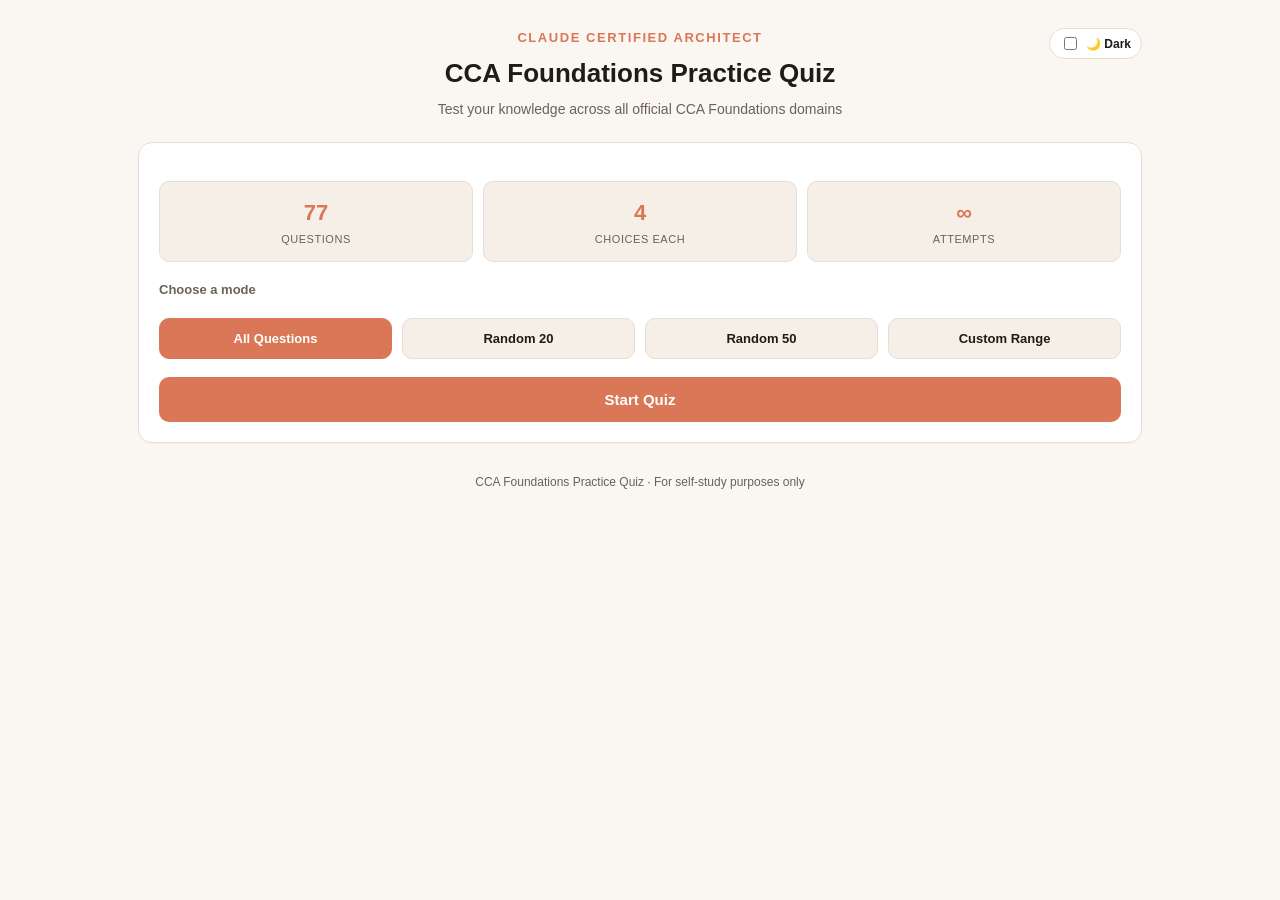
<file: quizzes/quiz-1.html>
<!DOCTYPE html>
<html lang="en">
<head>
<meta charset="UTF-8">
<meta name="viewport" content="width=device-width, initial-scale=1.0">
<title>CCA Foundations - Practice Quiz</title>
<script>(function(){try{var t=localStorage.getItem('cca-theme');if(t==='dark'||t==='light')document.documentElement.setAttribute('data-theme',t);}catch(e){}})();</script>
<style>
  :root {
    --bg: #faf6f1;
    --panel: #ffffff;
    --panel-2: #fffdfb;
    --panel-3: #f5efe7;
    --surface-hover: #fbf2ea;
    --border: #e7ded3;
    --text: #1f1b16;
    --muted: #6b6258;
    --accent: #d97757;
    --accent-2: #c96544;
    --accent-ink: #ffffff;
    --green: #3a7d44;
    --green-bg: #e7f5e8;
    --red: #c0392b;
    --red-bg: #fbeae7;
    --amber: #c08a2e;
    --radius: 14px;
    color-scheme: light;
  }
  @media (prefers-color-scheme: dark) {
    :root:not([data-theme="light"]) {
      --bg: #17130f;
      --panel: #241f19;
      --panel-2: #2a241d;
      --panel-3: #2f2a22;
      --surface-hover: #362c22;
      --border: #3a332a;
      --text: #f0e9de;
      --muted: #a89b8b;
      --accent: #e2895f;
      --accent-2: #f0a075;
      --accent-ink: #1f1b16;
      --green: #5aa868;
      --green-bg: #1e3324;
      --red: #e0685a;
      --red-bg: #3a201d;
      --amber: #dba64f;
      color-scheme: dark;
    }
  }
  :root[data-theme="dark"] {
    --bg: #17130f;
    --panel: #241f19;
    --panel-2: #2a241d;
    --panel-3: #2f2a22;
    --surface-hover: #362c22;
    --border: #3a332a;
    --text: #f0e9de;
    --muted: #a89b8b;
    --accent: #e2895f;
    --accent-2: #f0a075;
    --accent-ink: #1f1b16;
    --green: #5aa868;
    --green-bg: #1e3324;
    --red: #e0685a;
    --red-bg: #3a201d;
    --amber: #dba64f;
    color-scheme: dark;
  }
  * { box-sizing: border-box; }
  html, body {
    margin: 0;
    padding: 0;
    background: var(--bg);
    color: var(--text);
    font-family: -apple-system, BlinkMacSystemFont, "Segoe UI", Roboto, Helvetica, Arial, sans-serif;
    line-height: 1.5;
    min-height: 100vh;
  }
  .app {
    max-width: min(1040px, 92vw);
    margin: 0 auto;
    padding: 28px 18px 80px;
  }
  header.top {
    text-align: center;
    margin-bottom: 22px;
    position: relative;
  }
  .theme-toggle-pill {
    position: absolute;
    top: 0; right: 0;
    display: flex;
    align-items: center;
    gap: 6px;
    background: var(--panel);
    border: 1px solid var(--border);
    border-radius: 20px;
    padding: 5px 10px;
    font-size: 12px;
    font-weight: 600;
    cursor: pointer;
    color: var(--text);
  }
  header.top .kicker {
    color: var(--accent);
    font-size: 13px;
    font-weight: 700;
    letter-spacing: 0.12em;
    text-transform: uppercase;
    margin-bottom: 6px;
  }
  header.top h1 {
    font-size: 26px;
    margin: 0 0 6px;
    font-weight: 800;
  }
  header.top p {
    color: var(--muted);
    margin: 0;
    font-size: 14px;
  }

  .card {
    background: var(--panel);
    border: 1px solid var(--border);
    border-radius: var(--radius);
    padding: 20px;
    box-shadow: 0 1px 2px rgba(0,0,0,0.03);
  }

  /* Start screen */
  #start-screen .stats {
    display: grid;
    grid-template-columns: repeat(3, 1fr);
    gap: 10px;
    margin: 18px 0;
  }
  .stat-box {
    background: var(--panel-3);
    border: 1px solid var(--border);
    border-radius: 10px;
    padding: 14px 10px;
    text-align: center;
  }
  .stat-box .num {
    font-size: 22px;
    font-weight: 800;
    color: var(--accent);
  }
  .stat-box .label {
    font-size: 11px;
    color: var(--muted);
    text-transform: uppercase;
    letter-spacing: 0.05em;
    margin-top: 2px;
  }
  .mode-select {
    display: flex;
    gap: 10px;
    margin: 18px 0;
    flex-wrap: wrap;
  }
  .mode-btn {
    flex: 1;
    min-width: 130px;
    background: var(--panel-3);
    border: 1px solid var(--border);
    color: var(--text);
    padding: 12px 10px;
    border-radius: 10px;
    cursor: pointer;
    font-size: 13px;
    font-weight: 600;
    transition: all 0.15s ease;
    text-align: center;
  }
  .mode-btn:hover {
    border-color: var(--accent);
    background: var(--surface-hover);
  }
  .mode-btn.active {
    border-color: var(--accent);
    background: var(--accent);
    color: var(--accent-ink, #fff);
  }
  .range-row {
    display: flex;
    gap: 10px;
    align-items: center;
    margin: 14px 0;
    color: var(--muted);
    font-size: 13px;
  }
  .range-row input[type="number"] {
    width: 70px;
    background: var(--panel-2);
    border: 1px solid var(--border);
    color: var(--text);
    border-radius: 8px;
    padding: 8px 10px;
    font-size: 14px;
  }
  .primary-btn {
    display: block;
    width: 100%;
    background: var(--accent);
    color: #fff;
    border: none;
    padding: 14px 16px;
    border-radius: 10px;
    font-size: 15px;
    font-weight: 700;
    cursor: pointer;
    margin-top: 8px;
    transition: transform 0.1s ease, opacity 0.15s ease;
  }
  .primary-btn:hover {
    opacity: 0.88;
  }
  .primary-btn:active { transform: scale(0.99); }
  .secondary-btn {
    display: block;
    width: 100%;
    background: transparent;
    color: var(--text);
    border: 1px solid var(--border);
    padding: 12px 16px;
    border-radius: 10px;
    font-size: 14px;
    font-weight: 600;
    cursor: pointer;
    margin-top: 10px;
  }
  .secondary-btn:hover { border-color: var(--accent); }

  /* Quiz screen */
  #quiz-screen { display: none; }
  .progress-wrap {
    margin-bottom: 16px;
  }
  .progress-info {
    display: flex;
    justify-content: space-between;
    font-size: 12px;
    color: var(--muted);
    margin-bottom: 6px;
  }
  .progress-bar-bg {
    height: 8px;
    background: var(--border);
    border-radius: 6px;
    overflow: hidden;
    border: none;
  }
  .progress-bar-fill {
    height: 100%;
    background: var(--accent);
    border-radius: 6px;
    transition: width 0.3s ease;
  }
  .score-pill {
    display: inline-flex;
    gap: 14px;
    font-size: 12px;
    color: var(--muted);
    margin-top: 8px;
  }
  .score-pill span.correct { color: var(--green); font-weight: 700; }
  .score-pill span.wrong { color: var(--red); font-weight: 700; }

  .qnum-badge {
    display: inline-block;
    background: var(--panel-3);
    border: 1px solid var(--border);
    color: var(--accent);
    font-size: 12px;
    font-weight: 700;
    padding: 4px 10px;
    border-radius: 999px;
    margin-bottom: 12px;
    letter-spacing: 0.03em;
  }
  .question-text {
    font-size: 17px;
    line-height: 1.55;
    font-weight: 600;
    margin: 0 0 18px;
    color: var(--text);
  }
  .options {
    display: flex;
    flex-direction: column;
    gap: 10px;
  }
  .opt-vi {
    display: none;
    margin: -4px 0 0 14px;
    padding: 7px 11px;
    border-radius: 0 8px 8px 0;
    border-left: 3px solid var(--accent);
    background: var(--panel-3);
    color: var(--text);
    font-size: 13px;
    line-height: 1.45;
  }
  .opt-vi.show { display: block; }
  .option {
    display: flex;
    align-items: flex-start;
    gap: 12px;
    background: var(--panel-2);
    border: 1.5px solid var(--border);
    border-radius: 12px;
    padding: 13px 14px;
    cursor: pointer;
    text-align: left;
    font-size: 14.5px;
    line-height: 1.5;
    color: var(--text);
    transition: border-color 0.15s ease, background 0.15s ease, transform 0.1s ease;
  }
  .option:hover:not(.disabled) {
    border-color: var(--accent);
    background: var(--surface-hover);
  }
  .option:active:not(.disabled) { transform: scale(0.995); }
  .option .letter {
    flex: 0 0 auto;
    width: 26px;
    height: 26px;
    border-radius: 50%;
    background: transparent;
    border: 1.5px solid var(--muted);
    display: flex;
    align-items: center;
    justify-content: center;
    font-weight: 800;
    font-size: 12.5px;
    color: var(--muted);
  }
  .option .otext { flex: 1; padding-top: 2px; }
  .option.disabled { cursor: default; }

  .option.correct-answer {
    border-color: var(--green);
    background: var(--green-bg);
  }
  .option.correct-answer .letter {
    background: var(--green);
    border-color: var(--green);
    color: #fff;
  }
  .option.wrong-answer {
    border-color: var(--red);
    background: var(--red-bg);
  }
  .option.wrong-answer .letter {
    background: var(--red);
    border-color: var(--red);
    color: #fff;
  }
  .option.faded {
    opacity: 0.45;
  }

  .feedback-banner {
    margin-top: 16px;
    padding: 13px 15px;
    border-radius: 10px;
    font-size: 14px;
    font-weight: 700;
    display: none;
    align-items: center;
    gap: 8px;
  }
  .feedback-banner.show { display: flex; }
  .feedback-banner.correct {
    background: var(--green-bg);
    color: var(--green);
    border: 1px solid var(--green);
  }
  .feedback-banner.wrong {
    background: var(--red-bg);
    color: var(--red);
    border: 1px solid var(--red);
  }

  /* Explanation hint block */
  .hint-block {
    margin-top: 10px;
    padding: 14px 15px;
    border-radius: 10px;
    font-size: 13.5px;
    line-height: 1.6;
    color: var(--muted);
    display: none;
    border: 1px solid var(--border);
    background: var(--panel-3);
    border-left: 3px solid var(--border);
  }
  .hint-block.show { display: block; }
  .hint-block.correct-hint { border-left-color: var(--green); }
  .hint-block.wrong-hint { border-left-color: var(--red); }
  .hint-label {
    display: block;
    font-size: 10.5px;
    font-weight: 800;
    letter-spacing: 0.1em;
    text-transform: uppercase;
    margin-bottom: 6px;
  }
  .hint-block.correct-hint .hint-label { color: var(--green); }
  .hint-block.wrong-hint .hint-label { color: var(--red); }

  .vi-btn .flag-vn { border-radius: 2px; flex-shrink: 0; }
  .vi-btn {
    display: inline-flex;
    align-items: center;
    gap: 5px;
    margin: -6px 0 16px;
    padding: 4px 11px;
    border-radius: 999px;
    border: 1px solid var(--border);
    background: var(--panel-3);
    color: var(--accent);
    font-size: 12.5px;
    font-weight: 700;
    cursor: pointer;
    user-select: none;
  }
  .vi-btn:hover { background: var(--panel-2); }
  .vi-btn.active { background: var(--accent); color: var(--accent-ink); border-color: var(--accent); }
  .copy-btn {
    display: inline-flex;
    align-items: center;
    gap: 5px;
    margin: -6px 0 16px 6px;
    padding: 4px 11px;
    border-radius: 999px;
    border: 1px solid var(--border);
    background: var(--panel-3);
    color: var(--muted);
    font-size: 12.5px;
    font-weight: 700;
    cursor: pointer;
    user-select: none;
  }
  .copy-btn:hover { background: var(--panel-2); border-color: var(--accent); color: var(--accent); }
  .vi-box {
    display: none;
    margin: -8px 0 18px;
    padding: 12px 14px;
    border-radius: 10px;
    border-left: 3px solid var(--accent);
    background: var(--panel-3);
    color: var(--text);
    font-size: 14px;
    line-height: 1.6;
  }
  .vi-box.show { display: block; }
  #hint-text { display: block; }
  .hint-block .vi-btn { margin: 10px 0 0; }
  .hint-block .vi-box { margin: 8px 0 0; }

  .nav-row {
    display: flex;
    gap: 10px;
    margin-top: 20px;
  }
  .nav-row button {
    flex: 1;
  }
  .btn-flat {
    background: var(--panel-3);
    color: var(--text);
    border: 1px solid var(--border);
    padding: 12px 14px;
    border-radius: 10px;
    font-size: 14px;
    font-weight: 700;
    cursor: pointer;
  }
  .btn-flat:hover { border-color: var(--accent); }
  .btn-flat:disabled {
    opacity: 0.4;
    cursor: not-allowed;
  }
  .btn-next {
    background: var(--accent);
    color: #fff;
    border: none;
    padding: 12px 14px;
    border-radius: 10px;
    font-size: 14px;
    font-weight: 700;
    cursor: pointer;
  }
  .btn-next:hover:not(:disabled) { opacity: 0.88; }
  .btn-next:disabled {
    opacity: 1;
    cursor: not-allowed;
    background: var(--border);
    color: var(--muted);
  }

  /* Results screen */
  #results-screen { display: none; text-align: center; }
  #results-screen .big-score {
    font-size: 56px;
    font-weight: 900;
    margin: 10px 0 0;
    color: var(--accent);
  }
  #results-screen .big-score-label {
    color: var(--muted);
    font-size: 13px;
    text-transform: uppercase;
    letter-spacing: 0.08em;
    margin-bottom: 4px;
  }
  #results-screen .pct {
    font-size: 18px;
    color: var(--muted);
    margin-bottom: 22px;
  }
  .result-stats {
    display: grid;
    grid-template-columns: repeat(2, 1fr);
    gap: 10px;
    margin: 18px 0 22px;
  }
  .review-list {
    text-align: left;
    margin-top: 22px;
    display: flex;
    flex-direction: column;
    gap: 10px;
    max-height: 380px;
    overflow-y: auto;
    padding-right: 4px;
  }
  .review-item {
    background: var(--panel-3);
    border: 1px solid var(--border);
    border-radius: 10px;
    padding: 10px 12px;
    font-size: 13px;
    display: flex;
    gap: 10px;
    align-items: flex-start;
  }
  .review-item .dot {
    flex: 0 0 auto;
    width: 8px;
    height: 8px;
    border-radius: 50%;
    margin-top: 5px;
  }
  .review-item.correct .dot { background: var(--green); }
  .review-item.wrong .dot { background: var(--red); }
  .review-item .rq { color: var(--text); line-height: 1.4; }
  .review-item .rmeta { color: var(--muted); font-size: 11.5px; margin-top: 3px; }

  footer.foot {
    text-align: center;
    color: var(--muted);
    font-size: 12px;
    margin-top: 30px;
  }

  @media (max-width: 480px) {
    .stats { grid-template-columns: repeat(3, 1fr); }
    header.top h1 { font-size: 22px; }
    .question-text { font-size: 15.5px; }
  }
</style>
</head>
<body>
<div class="app">

  <header class="top">
    <label class="theme-toggle-pill"><input type="checkbox" class="theme-toggle-input"> 🌙 Dark</label>
    <div class="kicker">Claude Certified Architect</div>
    <h1>CCA Foundations Practice Quiz</h1>
    <p>Test your knowledge across all official CCA Foundations domains</p>
  </header>

  <!-- START SCREEN -->
  <div class="card" id="start-screen">
    <div class="stats">
      <div class="stat-box">
        <div class="num" id="total-q-count">0</div>
        <div class="label">Questions</div>
      </div>
      <div class="stat-box">
        <div class="num">4</div>
        <div class="label">Choices Each</div>
      </div>
      <div class="stat-box">
        <div class="num">&infin;</div>
        <div class="label">Attempts</div>
      </div>
    </div>

    <div style="color:var(--muted); font-size:13px; margin-bottom:6px; font-weight:600;">Choose a mode</div>
    <div class="mode-select">
      <button class="mode-btn active" data-mode="all">All Questions</button>
      <button class="mode-btn" data-mode="random20">Random 20</button>
      <button class="mode-btn" data-mode="random50">Random 50</button>
      <button class="mode-btn" data-mode="custom">Custom Range</button>
    </div>

    <div class="range-row" id="custom-range-row" style="display:none;">
      <span>From #</span>
      <input type="number" id="range-start" min="1" value="1">
      <span>to #</span>
      <input type="number" id="range-end" min="1" value="20">
    </div>

    <button class="primary-btn" id="start-btn">Start Quiz</button>
  </div>

  <!-- QUIZ SCREEN -->
  <div class="card" id="quiz-screen">
    <div class="progress-wrap">
      <div class="progress-info">
        <span id="progress-text">Question 1 of 77</span>
        <span id="progress-pct">0%</span>
      </div>
      <div class="progress-bar-bg">
        <div class="progress-bar-fill" id="progress-fill" style="width:0%;"></div>
      </div>
      <div class="score-pill">
        <span>Correct: <span class="correct" id="score-correct">0</span></span>
        <span>Wrong: <span class="wrong" id="score-wrong">0</span></span>
      </div>
    </div>

    <div class="qnum-badge" id="qnum-badge">QUESTION 1</div>
    <p class="question-text" id="question-text"></p>
    <button type="button" class="vi-btn" id="q-vi-btn"><svg class="flag-vn" viewBox="0 0 30 20" width="16" height="11" aria-hidden="true"><rect width="30" height="20" fill="#da251d"/><polygon points="15,4 16.76,9.53 22.57,9.53 17.9,13 19.66,18.53 15,15.06 10.34,18.53 12.1,13 7.43,9.53 13.24,9.53" fill="#ffcd00"/></svg> VN</button>
    <button type="button" class="copy-btn" id="q-copy-btn">📋 Copy</button>
    <div class="vi-box" id="q-vi-box"></div>
    <div class="options" id="options-container"></div>

    <div class="feedback-banner" id="feedback-banner"></div>
    <div class="hint-block" id="hint-block">
      <span class="hint-label" id="hint-label"></span>
      <span id="hint-text"></span>
      <button type="button" class="vi-btn" id="hint-vi-btn"><svg class="flag-vn" viewBox="0 0 30 20" width="16" height="11" aria-hidden="true"><rect width="30" height="20" fill="#da251d"/><polygon points="15,4 16.76,9.53 22.57,9.53 17.9,13 19.66,18.53 15,15.06 10.34,18.53 12.1,13 7.43,9.53 13.24,9.53" fill="#ffcd00"/></svg> VN</button>
      <div class="vi-box" id="hint-vi-box"></div>
    </div>

    <div class="nav-row">
      <button class="btn-flat" id="prev-btn">&larr; Previous</button>
      <button class="btn-next" id="next-btn" disabled>Next &rarr;</button>
    </div>
  </div>

  <!-- RESULTS SCREEN -->
  <div class="card" id="results-screen">
    <div class="big-score-label">Your Score</div>
    <div class="big-score" id="final-score">0 / 0</div>
    <div class="pct" id="final-pct">0% correct</div>

    <div class="result-stats">
      <div class="stat-box">
        <div class="num" style="color:var(--green);" id="final-correct">0</div>
        <div class="label">Correct</div>
      </div>
      <div class="stat-box">
        <div class="num" style="color:var(--red);" id="final-wrong">0</div>
        <div class="label">Wrong</div>
      </div>
    </div>

    <button class="primary-btn" id="restart-btn">Try Again</button>
    <button class="secondary-btn" id="review-toggle-btn">Show Question Review</button>

    <div class="review-list" id="review-list" style="display:none;"></div>
  </div>

  <footer class="foot">CCA Foundations Practice Quiz &middot; For self-study purposes only</footer>
</div>

<script>
const RAW_DATA = [{"id": 1, "question": "Your pipeline reviews every PR using a single API call with a static prompt containing the diff and full text of each changed file \u2014 unchanged files are not included. Reviews are posted asynchronously and don't block PR creation. Developers report that reviews consistently miss bugs involving cross-file interactions \u2014 for example, a PR renames a function's parameters but the review doesn't flag callers in unchanged files that still use the old argument order. Evaluation shows cross-file bugs account for 35% of production incidents from reviewed PRs. What is the most effective change to your review design?", "options": {"A": "Redesign the review as a turn-limited agentic task where the model can read files and search the codebase via tools, following references to verify cross-file findings.", "B": "Add chain-of-thought instructions asking the model to list all external references in the diff, then reason step-by-step about how each change might affect callers in other files.", "C": "Run parallel review passes per changed file with direct dependents included in each pass, then aggregate and deduplicate findings using a final summarization call.", "D": "Use static analysis to build a dependency graph of changed code, then expand the prompt to include all files within two dependency hops of any changed file."}, "correct": "A", "explanation": "The failure is a missing-context problem: callers live in unchanged files the static prompt never includes, so chain-of-thought (B) cannot help the model reason about code it cannot see, and static heuristics (C, D) bloat context while still missing dynamic or multi-hop references. Anthropic's agent guidance favors agentic search \u2014 letting the model retrieve exactly the context it needs via file-read/search tools \u2014 and the asynchronous, nonblocking review pipeline tolerates the added latency, while a turn limit bounds cost."}, {"id": 2, "question": "An engineer asks your agent to add comprehensive tests to a legacy codebase with 200 files and minimal existing test coverage. The engineer hasn't specified which modules to prioritize. How should the agent decompose this open-ended task?", "options": {"A": "Systematically read all 200 files to create a complete function inventory before writing any tests, ensuring the testing plan accounts for every function before beginning.", "B": "Create a fixed testing schedule upfront based on directory structure, allocating equal effort to each top-level directory regardless of code complexity or business importance.", "C": "Start writing tests for the first module alphabetically, using test failures and imports to discover related files organically.", "D": "Use Glob and Grep to map codebase structure, identify heavily-coupled modules, create a prioritized plan for high-impact areas, and revise as dependencies are discovered."}, "correct": "D", "explanation": "Anthropic's agent best practices favor efficient context gathering with search tools (Glob/Grep) over exhaustively reading every file, which would waste context and time. Prioritizing high-impact, heavily-coupled modules and iteratively revising the plan as dependencies surface is the correct way to decompose an open-ended task; A is wasteful, B ignores impact/complexity, and C is arbitrary and unplanned."}, {"id": 3, "question": "An engineer submits two requests: \u2022 Request A: \"Rename the getUserData function to fetchUserProfile everywhere it's used.\" \u2022 Request B: \"Improve error handling throughout the data processing module\u2014add try/catch blocks, meaningful error messages, and ensure failures don't silently corrupt data.\" For which request does specifying an explicit multi-phase workflow (such as analyze propose implement with review) most improve outcome quality?", "options": {"A": "Request B, the error handling task", "B": "Both requests benefit equally", "C": "Request A, the function rename task", "D": "Neither request benefits significantly"}, "correct": "A", "explanation": "Request B is open-ended and judgment-heavy \u2014 \"improve error handling\" requires analyzing current behavior, deciding where try/catch belongs, and choosing meaningful messages, so an explicit analyze propose implement-with-review workflow materially raises quality and catches bad design before code changes. Request A is a mechanical, well-defined rename that a simple find-and-replace-style execution handles fine, so the multi-phase structure adds little."}, {"id": 4, "question": "Your code review assistant needs to analyze pull requests and provide feedback on three aspects: code style compliance, potential security issues, and documentation completeness. Each aspect requires reading files, running analysis tools, and generating a report section. The review process follows the same three-step workflow for every PR. Which task decomposition pattern is most appropriate for this workflow?", "options": {"A": "Single comprehensive prompt\u2014include all instructions in one prompt and let the model handle all three aspects simultaneously.", "B": "Routing\u2014classify each PR by type (feature, bugfix, refactor) first, then route to different review prompts optimized for that category.", "C": "Prompt chaining\u2014break the review into sequential steps where each aspect (style, security, documentation) is analyzed separately, with outputs combined in a final synthesis step.", "D": "Orchestrator-workers\u2014have a central LLM analyze each PR to dynamically determine which checks are needed, then delegate to specialized worker LLMs for each identified subtask."}, "correct": "C", "explanation": "The scenario explicitly states the review \"follows the same three-step workflow for every PR,\" which per Anthropic's \"Building Effective Agents\" guidance is the textbook case for the prompt chaining workflow: a fixed, predictable sequence of subtasks each handled by a focused prompt, then synthesized. Orchestrator-workers (D) is only warranted when the needed subtasks vary unpredictably per input, and routing (B) applies when inputs fall into distinct categories needing different handling\u2014neither fits a fixed, identical workflow."}, {"id": 5, "question": "Your multi-agent research pipeline crashed after processing 12 of 28 documents. The web search agent had identified relevant sources, the document analyzer had partially completed extraction, and the synthesizer had begun pattern identification. You need to resume processing without repeating work or losing fidelity of prior findings. What state management approach best balances information fidelity with context efficiency when restoring agent state?", "options": {"A": "Have each agent maintain its own persistent state file and reload it independently at the start of each session.", "B": "Persist the coordinator's conversation log containing all task delegations and responses, providing this to agents when resuming.", "C": "Index all agent outputs in a shared vector store. When resuming, each agent queries the store using semantic search to retrieve relevant prior findings.", "D": "Have each agent persist a structured export to a known location. On resume, the coordinator loads the manifest and injects relevant state into agent prompts."}, "correct": "D", "explanation": "Anthropic's multi-agent best practices recommend persisting structured artifacts to external storage and having the orchestrator selectively re-inject only the relevant state into each subagent's context. This preserves fidelity (lossless structured exports plus a manifest of completed work) while staying context-efficient, whereas A lacks coordinated resume logic, B floods agents with an entire conversation log, and C's semantic search is lossy and may miss or garble prior findings."}, {"id": 6, "question": "Analysis reveals the coordinator invokes the web search subagent, waits for its response, then invokes the document analysis subagent and waits again. These tasks are independent\u2014neither requires the other's output. How should you modify the system to run these subagents concurrently?", "options": {"A": "Switch both subagents to use a Haiku-tier model instead of Sonnet to reduce their individual execution time.", "B": "Create an async orchestration layer outside the agent that spawns parallel threads, each running a separate coordinator-subagent pair, then aggregates results.", "C": "Structure the coordinator to emit both Task tool calls (for web search and document analysis) in a single response message rather than across separate conversation turns.", "D": "Add detailed instructions to the coordinator's system prompt explaining the performance benefits of parallel execution and requesting it invoke both subagents at the same time."}, "correct": "C", "explanation": "In Claude's agent architecture, subagents run concurrently when the coordinator emits multiple Task tool calls in a single assistant message \u2014 the harness executes parallel tool_use blocks from the same turn simultaneously. Option A only speeds up each serial step, B adds unnecessary external infrastructure duplicating what the agent loop already supports, and D merely explains/requests parallelism without ensuring the structural mechanism (same-message tool calls) that actually produces concurrent execution."}, {"id": 7, "question": "The coordinator agent has AgentDefinitions configured for all four specialized subagents, each with appropriate descriptions, prompts, and tool restrictions. During testing, you notice the coordinator correctly reasons about when to delegate\u2014it generates messages like \"I'll ask the web search agent to find sources on this topic\"\u2014but no subagent execution ever occurs. The coordinator then proceeds as if the delegation happened and continues with incomplete information. Logs show no errors. What is the most likely cause?", "options": {"A": "The AgentDefinitions are configured correctly, but the coordinator's system prompt doesn't explicitly list the available subagent types, preventing the model from knowing they can be invoked.", "B": "Subagent context isolation means task descriptions from the coordinator don't automatically reach subagents; you need to configure explicit context forwarding in ClaudeAgentOptions.", "C": "The coordinator's max_tokens setting is too low, causing the Task tool invocation to be truncated before the subagent type parameter can be specified.", "D": "The coordinator's allowedTools configuration doesn't include \"Task\", so while it can reason about delegation, it cannot invoke the tool required to spawn subagents."}, "correct": "D", "explanation": "In the Claude Agent SDK, subagents defined via AgentDefinitions are launched through the Task tool; if allowedTools omits \"Task\", the coordinator can still verbally reason about delegating but has no mechanism to actually spawn subagents, and it silently continues without them\u2014matching the symptom of no execution and no errors. Truncated max_tokens (C) or missing prompt listings (A) would produce errors or different behavior, and context isolation (B) doesn't prevent invocation."}, {"id": 8, "question": "A landmark case citing 12 precedents takes over 3 minutes to analyze completely. What's the most effective way to reduce this latency while preserving the coordinator's ability to monitor and debug the system?", "options": {"A": "Have the coordinator spawn parallel document analysis subagents, each handling a subset of precedents, then aggregate results before synthesis", "B": "Enable the document analysis subagent to spawn its own specialized subagents dynamically when it encounters cases with many citations", "C": "Create a recursive agent hierarchy where analysis agents subdivide work among child agents until reaching single-precedent granularity", "D": "Implement a message queue where precedent analysis tasks are processed asynchronously by a pool of worker agents"}, "correct": "A", "explanation": "Anthropic's recommended multi-agent design is the orchestrator-worker pattern with a flat hierarchy: the coordinator itself spawns parallel subagents and aggregates their results, which cuts latency through parallelism while keeping all spawning, monitoring, and debugging centralized in one place. Options B and C create nested/recursive agent hierarchies that severely degrade observability and debuggability, and D introduces asynchronous queue infrastructure that decouples work from the coordinator's direct visibility."}, {"id": 9, "question": "Investigation shows that while the web search and document analysis agents correctly attach citations to their outputs, the synthesis agent loses track of which sources support which conclusions when combining findings. What's the most effective architectural change?", "options": {"A": "Have the coordinator inject source identifier prefixes into text before each handoff, then parse these prefixes at report generation to reconstruct citations.", "B": "Maintain complete transcripts of all subagent interactions and add a citation-resolution agent to analyze logs and determine attributions before report generation.", "C": "Require all subagents to output structured claim-source mappings that the synthesis agent must preserve and merge when combining findings from multiple sources.", "D": "Add a verification step where the report generator uses semantic similarity matching against original sources to reconstruct which claims came from which documents."}, "correct": "C", "explanation": "The failure is information loss at the synthesis stage, so the fix is to carry attribution as structured data end-to-end: subagents emit explicit claim-source mappings and the synthesis agent is required to preserve and merge them. This matches Anthropic's multi-agent best practice of structured outputs over fragile text-prefix conventions (A), costly post-hoc log analysis (B), or unreliable semantic-similarity reconstruction (D)."}, {"id": 10, "question": "Users report that final reports sometimes lack depth on specific subtopics. Investigation shows that the document analysis agent frequently identifies gaps\u2014for instance, noting \"the retrieved sources discuss API authentication but lack details on token refresh patterns\"\u2014but under the current strict pipeline, this insight isn't actionable since search has already completed. What's the most effective architectural change?", "options": {"A": "Have the coordinator review analysis output for gap indicators and re-invoke search with gapinformed queries when gaps are detected.", "B": "Have the synthesis agent attach confidence scores to each section and flag areas with insufficient coverage for manual review.", "C": "Add a research planning agent before the search phase that decomposes topics into specific sub- questions.", "D": "Have the analysis agent report specific gaps to the coordinator, which triggers targeted searches and re-invokes analysis until sufficient."}, "correct": "D", "explanation": "The core problem is a rigid one-way pipeline where gap insights arrive after search is finished, so the fix is a closed feedback loop: the analysis agent surfaces its specific gaps as structured output to the coordinator, which triggers targeted follow-up searches and re-runs analysis iteratively until coverage is sufficient. This matches Anthropic's orchestrator-worker agent pattern of iterating until a verifiable success criterion is met; option A is a weaker partial loop (coordinator inferring gaps from output, no re-analysis until sufficiency), while B and C don't make the gap insight actionable at runtime."}, {"id": 11, "question": "After the web search and document analysis subagents complete their tasks, the coordinator needs to spawn the synthesis subagent to synthesize the findings. What is the correct approach for providing the synthesis subagent with the information it needs?", "options": {"A": "Provide the subagent with tool definitions that allow it to request outputs from other subagents via callbacks", "B": "Include the complete findings from both subagents directly in the synthesis subagent's prompt", "C": "Pass reference identifiers and configure the subagent with read access to a shared memory store where other subagents deposited their results", "D": "Spawn the subagent with only a brief task description, relying on automatic context inheritance from the coordinator"}, "correct": "C", "explanation": "Anthropic's multi-agent best practice is for subagents to deposit their full outputs as artifacts in external/shared storage and pass lightweight references, so the synthesis subagent reads the prior results directly rather than receiving lossy or token-heavy copies through prompts. Callbacks between subagents (A) and automatic context inheritance (D) don't exist in this architecture, and inlining complete findings into the prompt (B) bloats context and risks information loss."}, {"id": 12, "question": "A user is expanding the research system beyond its single web search agent by adding specialized data sources. They add a financial API agent that returns structured JSON with revenue, margins, and growth rates; a news monitoring agent that returns prose summaries of recent developments; and a patent analysis agent that returns structured lists of technology areas. The synthesis agent combines these into executive briefings. Currently, it converts everything to bullet points, causing financial comparisons to lose tabular clarity and news summaries to lose narrative flow. What change would most improve briefing quality?", "options": {"A": "Add a format conversion layer between subagents and synthesis that transforms all outputs to a common intermediate representation", "B": "Update the synthesis agent to render each content type appropriately\u2014financial data as tables, news as prose", "C": "Standardize all subagent outputs to prose summaries with inline citations", "D": "Standardize all subagent outputs to JSON with fields for claim, evidence, source, and confidence"}, "correct": "B", "explanation": "The quality loss comes from flattening heterogeneous content into one uniform format (bullets); options A, C, and D just repeat that mistake with a different uniform representation. The best fix is to make the synthesis agent format-aware, rendering each content type in its natural form\u2014tables for financial comparisons, prose for news narratives\u2014preserving the strengths of each subagent's output."}, {"id": 13, "question": "\"What year was the Paris Climate Agreement signed?\") traverse all four subagents sequentially, consuming 40+ seconds and significant tokens per query. Complex comparative research benefits from the full pipeline. Your query distribution is diverse and evolving as users discover new applications. What's the most effective approach to optimize for varying query complexity?", "options": {"A": "Create a fast-path for factual questions that bypasses subagents entirely, routing all other queries through the complete pipeline to ensure research thoroughness.", "B": "Implement pattern-based routing that categorizes queries by structure (single-fact vs. comparative vs. analytical) and maps each category to a predefined subagent combination.", "C": "Train a query complexity classifier on labeled historical data to predict optimal subagent combinations, retraining periodically as query patterns evolve.", "D": "Have the coordinator analyze each query and dynamically decide which subagents to invoke based on its assessment of query requirements."}, "correct": "D", "explanation": "Anthropic's multi-agent research guidance recommends having the lead/orchestrator agent scale effort to query complexity, dynamically deciding how many and which subagents to invoke per query. Static fast-paths (A), hand-coded pattern routing (B), and a trained classifier needing labeled data and retraining (C) all break down as the query distribution is diverse and evolving, whereas the coordinator's LLM-based judgment adapts naturally without maintenance."}, {"id": 14, "question": "The coordinator provides detailed step-by-step instructions to the web search subagent, specifying exact search queries, source priorities, and date filters. Production monitoring reveals three issues: (1) the subagent reports \"insufficient results\" rather than trying alternative approaches when pre-specified searches fail, (2) research quality drops for emerging topics that don't match expected patterns, and (3) the subagent rarely surfaces valuable tangential sources. What's the most effective way to improve subagent adaptability?", "options": {"A": "Specify research goals and quality criteria (coverage breadth, source diversity, recency) rather than procedural steps, letting the subagent determine its search strategy.", "B": "Remove procedural details entirely, delegating with simple goals like \"research X thoroughly\" and relying on the subagent's general capabilities.", "C": "Add explicit fallback directives to the detailed instructions: \"If specified searches yield fewer than N results, attempt alternative query formulations before reporting failure.\"", "D": "Implement a topic classification step where the coordinator categorizes requests as \"well-defined\" or \"exploratory\" and uses different instruction styles for each category."}, "correct": "A", "explanation": "Anthropic's agent and multi-agent research guidance recommends delegating with clear objectives and success/quality criteria rather than prescriptive procedural scripts, letting the capable subagent adapt its own search strategy \u2014 which directly fixes all three observed failures. Option B removes necessary guidance entirely (under- specified delegation is a known failure mode), C patches only failure (1), and D adds coordinator complexity while keeping the brittle scripted approach."}, {"id": 15, "question": "The document analysis agent has a single analyze_document tool that takes a document and a free-text instruction parameter. During evaluation, requests like \"extract the key financial metrics\" often return narrative summaries, while \"summarize the methodology\" sometimes returns raw data tables. The synthesis agent reports that 35% of analysis results require re-requests with clarified instructions. What's the most effective way to improve reliability?", "options": {"A": "Split the generic tool into purpose-specific tools \u2014 extract_data_points, summarize_content, verify_claim_against_source \u2014 each with defined input/output contracts", "B": "Have the coordinator pre-classify each analysis request before passing instructions to the document analysis agent", "C": "Keep the single tool but add an analysis_type enum parameter requiring explicit selection between extraction, summarization, and verification modes", "D": "Enhance the tool description with detailed examples showing how different instruction phrasings should map to different output formats"}, "correct": "A", "explanation": "Anthropic's tool-design guidance for agents recommends narrowly-scoped, purpose-specific tools with explicit input/output contracts rather than one generic free-text tool. The failures here are output-format ambiguity across distinct task types (extraction vs. summarization vs. verification), which splitting into dedicated tools with defined contracts fixes structurally; an enum (C) or better descriptions (D) still leave a single loosely-specified output contract, and pre-classification (B) doesn't change the unreliable tool interface."}, {"id": 16, "question": "After the web search agent and document analysis agent complete their tasks, the coordinator invokes the synthesis agent. However, the synthesis agent responds that it cannot complete the task because no research findings were provided. What is the most likely cause of this issue?", "options": {"A": "The synthesis agent's context window is not large enough to hold the combined outputs from both previous agents.", "B": "The synthesis agent needs tools that can fetch results directly from the other agents' conversation histories.", "C": "The subagents need to share a single API connection to enable automatic context sharing between invocations.", "D": "The coordinator did not include the outputs from the previous agents in the synthesis agent's prompt."}, "correct": "D", "explanation": "In a coordinator/orchestrator multi-agent pattern, each subagent call is a stateless API invocation with its own isolated context \u2014 there is no automatic context sharing between agents. The coordinator must explicitly inject the previous agents' outputs into the synthesis agent's prompt; failing to do so produces exactly this \"no research findings were provided\" response. Options A\u2013C are wrong: a context-window overflow would cause a different error, and neither cross-agent history-fetching tools nor a shared API connection are how context is passed between agents."}, {"id": 17, "question": "Production monitoring shows that follow-up queries like \"summarize what we learned about market trends\" consistently take 40+ seconds. Investigation reveals the coordinator spawns the synthesis subagent for each summarization request, passing 80K+ tokens of accumulated findings. The coordinator already has these findings in its context from orchestrating the research. What's the most effective way to improve response time for these follow-up summaries?", "options": {"A": "Pre-generate and cache summaries at multiple granularities whenever new findings accumulate.", "B": "Enable prompt caching on the synthesis subagent to reduce the overhead of repeatedly transferring the same research findings.", "C": "Have the coordinator handle straightforward summarization requests directly using its existing context, reserving subagent spawning for complex analytical tasks.", "D": "Spawn the synthesis subagent with reduced context and have it request specific findings from the coordinator on-demand."}, "correct": "C", "explanation": "The coordinator already has all the findings in its context, so spawning a subagent and re-transferring 80K+ tokens per summary is pure latency overhead. Anthropic's multi-agent best practice is to delegate to subagents only when separate context windows or parallelism add value; simple summarization should be handled directly by the orchestrator, eliminating both the spawn cost and the token transfer."}, {"id": 18, "question": "The synthesis agent receives summarized findings from the web search and document analysis agents, then passes a consolidated summary to the report generator. During testing, you discover the generated reports make factual claims without proper citations\u2014the report generator cannot attribute statements to their original sources because that metadata was lost during the summarization steps. What's the most effective approach to ensure proper source attribution in the final reports?", "options": {"A": "Instruct the synthesis agent to embed source references inline within its summary text using a consistent citation format.", "B": "Have the report generator query the web search agent to re-locate sources for claims in the final report.", "C": "Skip summarization and pass full raw outputs from web search and document analysis directly to the report generator.", "D": "Have each agent output structured data separating content summaries from source metadata (URLs, document names, page numbers)."}, "correct": "D", "explanation": "Structured outputs that explicitly separate summarized content from source metadata (URLs, document names, page numbers) guarantee provenance survives every handoff in the pipeline, which is the Anthropicrecommended pattern for multi-agent data flow. Inline citations in free text (A) are easily lost or mangled during downstream summarization, re-locating sources after the fact (B) is unreliable and can mis-attribute claims, and passing raw outputs (C) defeats the purpose of summarization and bloats the report generator's context."}, {"id": 19, "question": "After the web search agent finds 25 sources (120K tokens of raw content), the document analysis agent extracts key insights (15K tokens), and the synthesis agent produces a coherent narrative draft (3K tokens), the coordinator must pass context to the report generation agent for the final output with proper source citations. What context-passing strategy provides the best balance of completeness and efficiency?", "options": {"A": "Pass only the synthesis draft and have a separate post-processing pipeline match claims to sources and insert citations after the report is generated.", "B": "Pass the synthesis draft along with a structured source index that maps key claims to their source URLs and relevant excerpts.", "C": "Pass a condensed summary of all prior stages that preserves the main findings and attributes them to sources by name only.", "D": "Pass the full accumulated context from all prior agents."}, "correct": "B", "explanation": "Why it's correct: B. Correct. The synthesis gives the narrative; the source index gives the report generator exactly the binding it needs to cite without re-reading 120K tokens of raw content. Option breakdown: \u2022 A: Post-hoc matching is fragile \u2014 without the mapping the model used, you can't reliably bind claims to the right source. Hallucinated or misattributed citations are the usual failure mode. \u2022 B: Correct. The synthesis gives the narrative; the source index gives the report generator exactly the binding it needs to cite without re-reading 120K tokens of raw content. \u2022 C: Name-only attribution loses URLs and excerpts, so the report generator can't quote or verify \u2014 and 'by name only' tends to drift into vague citations. \u2022 D: Maximum completeness but wasteful \u2014 120K+ tokens of raw search content is mostly irrelevant noise at the report-generation stage."}, {"id": 20, "question": "The web search agent has gathered several relevant sources for a research topic. The document analysis agent now needs to examine these sources. How does information typically flow between these two specialized subagents?", "options": {"A": "The agents communicate through an event-driven message queue, with the document analysis agent subscribing to web search completion events.", "B": "The web search agent directly invokes the document analysis agent, passing the discovered sources as parameters.", "C": "The coordinator agent receives the web search agent's output and includes relevant findings in the prompt when invoking the document analysis agent.", "D": "Both agents access a shared memory store where the web search agent writes findings and the document analysis agent reads them."}, "correct": "C", "explanation": "Why it's correct: C. Correct. In an orchestrator-worker pattern the coordinator is the hub. It collects each subagent's output and explicitly forwards the relevant parts into the next subagent's prompt. Option breakdown: \u2022 A: Event buses aren't part of the Claude subagent model. Subagents don't publish/subscribe to each other directly. \u2022 B: Subagents are isolated \u2014 they can't directly call sibling subagents. That would also tightly couple them and defeat the orchestrator pattern. \u2022 C: Correct. In an orchestrator-worker pattern the coordinator is the hub. It collects each subagent's output and explicitly forwards the relevant parts into the next subagent's prompt. \u2022 D: A shared store can be layered in as an optimization, but it's not how subagents typically communicate \u2014 and it introduces stale-read and consistency problems."}, {"id": 21, "question": "When researching \"renewable energy adoption,\" the web search agent returns recent statistics (2024: 35% adoption) while the document analysis agent extracts data from internal reports (2022: 18% adoption). The synthesis agent incorrectly flags these as contradictory sources rather than recognizing the data shows growth over time. What change would best enable the synthesis agent to correctly interpret such temporal differences?", "options": {"A": "Require subagents to include publication or data collection dates in their structured outputs.", "B": "Add a conflict resolution agent that automatically discards older data when newer data exists for the same metric.", "C": "Configure the web search agent to only return results from the past 6 months.", "D": "Instruct the synthesis agent to always treat the most recent data as authoritative and place older findings in a separate historical appendix."}, "correct": "A", "explanation": "Why it's correct: A. Correct. The synthesis agent misreads the data because it never sees the dates. Making each data point carry its own timestamp in the structured output lets synthesis reason about trends instead of contradictions. Option breakdown: \u2022 A: Correct. The synthesis agent misreads the data because it never sees the dates. Making each data point carry its own timestamp in the structured output lets synthesis reason about trends instead of contradictions. \u2022 B: Silently discarding older data destroys trend information \u2014 the very thing the question is asking about. \u2022 C: Shrinking the window throws away historical context and doesn't fix the architectural gap that metadata isn't being passed to synthesis. \u2022 D: Prompt instructions alone are unreliable and still hide temporal reasoning behind a rule. Structuring the data with dates is the systematic fix."}, {"id": 22, "question": "Production reviews reveal inconsistent handling of uncertainty in final reports. Sometimes conflicting subagent findings are synthesized into a single confident statement (losing nuance), while other times reports over-hedge with excessive qualifications (becoming unhelpful). When the web search agent returns \"industry analysts estimate $50B market size (methodology varies)\" and the document analysis agent returns \"peer-reviewed study estimates 35B(\u00b17B, 95% CI),\" the coordinator either picks one arbitrarily or produces vague statements like \"the market may be 35B\u221250B depending on factors.\" What systematic approach best addresses this?", "options": {"A": "Configure subagents to only report findings meeting a high-confidence threshold, filtering uncertain information before it reaches the coordinator.", "B": "Implement a confidence calibration layer that normalizes subagent uncertainty expressions to standardized probability scores (0.0-1.0), then weight-average findings by their calibrated confidence.", "C": "Instruct the synthesis agent to structure reports with explicit sections distinguishing well-established findings from contested ones, preserving original source characterizations and methodological context.", "D": "Add a verification subagent that cross-references findings across sources, only passing claims to synthesis that are corroborated by at least two independent sources."}, "correct": "C", "explanation": "Why it's correct: C. Correct. Report structure that keeps methodological context and separates settled vs. contested claims is how you get nuance without over-hedging. Option breakdown: \u2022 A: Filtering throws away useful-but-uncertain evidence. It doesn't help the synthesis agent reason about conflicts \u2014 it just hides them. \u2022 B: Collapsing peer-reviewed CIs and analyst estimates into a single averaged number destroys the methodological difference that's the whole point. \u2022 C: Correct. Report structure that keeps methodological context and separates settled vs. contested claims is how you get nuance without over-hedging. \u2022 D: Two-source minimums drop legitimate single-source findings and don't resolve genuinely conflicting estimates with different methodologies."}, {"id": 23, "question": "You're building a security scanning workflow. When engineers need to locate all occurrences of a dangerous function like eval() across a large codebase, which tool should your agent use for content search?", "options": {"A": "Use Glob with a pattern like /*eval* to find files, then Read each matching file.", "B": "Use Grep to search for the pattern \"eval(\" across all files in the codebase.", "C": "Read the project's main entry file and follow import statements to trace where eval might be used.", "D": "Use Bash to run ls -R | grep eval to recursively list files containing eval."}, "correct": "B", "explanation": "Grep is the purpose-built content-search tool (ripgrep-based) for finding patterns inside file contents across a large codebase, which is exactly what locating all eval( call sites requires. Glob only matches file names, reading entry files and tracing imports doesn't scale or guarantee coverage, and ls -R | grep only matches file names, not file contents."}, {"id": 24, "question": "This currently requires manually copy-pasting content into conversations. The team wants the agent to access this standard Jira ticket data directly. What's the most effective approach?", "options": {"A": "Export Jira tickets to markdown files in the repository that the agent accesses using the Read tool.", "B": "Build a custom MCP server wrapping Jira's API with tools designed specifically for this team's code review workflow.", "C": "Integrate an existing Jira MCP server that exposes tickets, comments, and metadata through discoverable tool interfaces.", "D": "Use the Bash tool with curl to call Jira's REST API, including authentication headers and parsing JSON responses inline."}, "correct": "C", "explanation": "For standard third-party service data like Jira tickets, Anthropic's recommended practice is to integrate an existing MCP server, which provides discoverable, typed tool interfaces with managed authentication. Building a custom MCP server (B) is unnecessary effort for standard ticket data, markdown exports (A) go stale and require manual syncing, and ad-hoc curl calls (D) are brittle and expose credentials inline."}, {"id": 25, "question": "Developer Productivity An engineer asks the agent to find all files in the monorepo that import the @company/auth package to understand how authentication is used across services. Which built-in tool is most appropriate for this task?", "options": {"A": "Bash, to execute find . -type d -name \"*auth*\" and explore matching directories", "B": "Read, starting with package.json files to trace dependency declarations", "C": "Grep, to search for the import statement pattern across file contents", "D": "Glob, to find files with \"auth\" in their filename or path"}, "correct": "C", "explanation": "The task is to find every file whose contents contain an import of @company/auth, which is a content- search problem \u2014 exactly what the built-in Grep tool (ripgrep-based) is designed for. Glob and find/Bash only match filenames or directory names, which would miss the many importing files that don't have \"auth\" in their path, and reading package.json files only shows declared dependencies, not actual usage sites."}, {"id": 26, "question": "Your productivity agent connects to three MCP servers: an issue tracker (search_issues, get_issue, create_comment), a documentation wiki (search_docs, get_page, list_spaces), and a database explorer (run_query, get_schema, list_databases). When engineers ask cross-system questions like \"What database tables are affected by the authentication refactor in PROJ-1234?\", monitoring shows the agent makes 8-10 sequential tool calls, frequently issues exploratory calls because it lacks visibility into what content each server contains, and exhausts context space before completing complex investigations. What architectural change best leverages MCP capabilities to address these issues?", "options": {"A": "Consolidate all three servers into a unified MCP server with cross-referencing capabilities", "B": "Expose each server's content catalog as MCP resources\u2014issue summaries, documentation hierarchy, database schemas", "C": "Add a prepare_investigation tool to each server that accepts a natural language question and returns relevant content summaries", "D": "Add an orchestrator that routes questions to a single server based on keywords"}, "correct": "B", "explanation": "MCP resources are the protocol primitive designed for exactly this problem: servers expose browsable, application-controlled context (issue summaries, doc hierarchies, database schemas) that the agent can discover and read without exploratory tool-call round trips, directly fixing the visibility gap and context exhaustion. A rebuilds a monolith against MCP's composable design, C just adds more tools without leveraging MCP capabilities, and D's single-server keyword routing breaks inherently cross-system questions."}, {"id": 27, "question": "During testing, agents frequently call tools outside their specialization\u2014the synthesis agent attempts web searches, and the report generator tries to analyze documents. What is the primary cause of this poor tool selection behavior?", "options": {"A": "Choosing from 18 tools instead of 4-5 relevant ones increases decision complexity beyond reliable selection thresholds.", "B": "The coordinator cannot track which capabilities each subagent has, leading to misrouted tasks.", "C": "The agents' role descriptions in their system prompts conflict with having access to tools outside that role.", "D": "The tool definitions consume too much context window space, leaving insufficient room for task content."}, "correct": "A", "explanation": "Anthropic's agent best practices recommend giving each subagent only a small, role-relevant tool set, because tool selection accuracy degrades as the number of available (especially irrelevant) tools grows. With all 18 tools exposed to every agent, the model faces a larger decision space and predictably picks tools outside its specialization \u2014 the root cause is selection complexity, not coordinator tracking, prompt conflicts, or contextwindow exhaustion."}, {"id": 28, "question": "A customer returns 4 hours after their initial session about the same billing dispute. The previous 32-turn session contains lookup_order results showing \"Status: PENDING, Expected resolution: 24-48 hours.\" In testing, you observe that when resuming sessions with stale tool results, the agent often references the outdated data in responses (e.g., \"I see your refund is still being processed\") even after subsequent fresh tool calls return different information. What approach most reliably handles returning customers?", "options": {"A": "Resume with full history but filter out previous tool_result messages before resuming, keeping only the human/assistant turns so the agent must re-fetch needed data.", "B": "Start a new session, inject a structured summary of the previous interaction (issue type, actions taken, resolution status), then make fresh tool calls before engaging.", "C": "Resume with full history and add a system prompt instruction telling the agent to always prefer the most recent tool results when multiple calls to the same tool exist in context.", "D": "Resume with full history and configure the agent to automatically re-call all previously-used tools at session start to ensure data freshness."}, "correct": "B", "explanation": "Why it's correct: B. Correct. A clean session with a summary keeps the narrative continuity while guaranteeing the agent isn't reasoning over stale tool results. Option breakdown: \u2022 A: Stripping tool_results from the middle of a conversation can leave assistant messages referencing nonexistent results \u2014 the transcript becomes internally inconsistent. \u2022 B: Correct. A clean session with a summary keeps the narrative continuity while guaranteeing the agent isn't reasoning over stale tool results. \u2022 C: Prompt instructions are suggestions. You observed that exact failure mode in testing \u2014 the model still references old results. \u2022 D: Blanket re-calling is wasteful, slow, and still leaves the old results sitting in context to confuse the model."}, {"id": 29, "question": "You're implementing the escalation logic for when the agent should call escalate_to_human. Your team proposes four different approaches for triggering escalation. Which approach will most reliably identify cases that genuinely require human intervention?", "options": {"A": "Instruct the agent to escalate when the customer requests a human, when the issue requires policy exceptions, or when the agent cannot make meaningful progress.", "B": "Configure the agent to escalate after three consecutive tool calls that fail to resolve the customer's stated issue, ensuring a reasonable attempt before involving a human.", "C": "Implement sentiment analysis that monitors for frustration indicators (negative language, repeated questions, exclamation marks) and trigger escalation when the frustration score exceeds a configured threshold.", "D": "Build a rules engine that maps specific issue types, customer segments, and product categories to escalation decisions, removing the need for model judgment calls."}, "correct": "A", "explanation": "Why it's correct: A. Correct. Escalation decisions are judgment calls about intent and progress \u2014 exactly what LLMs are good at. Clear criteria in natural language outperform rigid rules for the long tail. Option breakdown: \u2022 A: Correct. Escalation decisions are judgment calls about intent and progress \u2014 exactly what LLMs are good at. Clear criteria in natural language outperform rigid rules for the long tail. \u2022 B: A hard retry count fires both too early (legitimate retries) and too late (obvious policy issues on the first call). \u2022 C: Sentiment can catch frustration but misses calm customers who simply need a human for a policy exception, and over-escalates on stylistic language. \u2022 D: Rules engines break on the cases they weren't designed for \u2014 and customer support is full of those."}, {"id": 30, "question": "After investigating a billing dispute over 25+ turns, you've identified that duplicate charges occurred due to a payment gateway timeout triggering retry logic. The required refund ($847) exceeds your $500 authorization limit. You need to call escalate_to_human, and the human agent won't have access to your conversation transcript. What context should you pass to enable effective resolution?", "options": {"A": "The customer's original complaint verbatim plus the tool result excerpts showing duplicate transactions.", "B": "A structured summary: customer ID, root cause, refund amount, and recommended action.", "C": "The complete conversation transcript with all tool results.", "D": "Your diagnosis and the refund amount only."}, "correct": "B", "explanation": "Why it's correct: B. Correct. A structured handoff with identifiers, cause, amount, and recommended action is what a human agent needs to pick up the case instantly without re-investigating. Option breakdown: \u2022 A: Raw artifacts without synthesis force the human to re-do the 25 turns of investigation you just finished. \u2022 B: Correct. A structured handoff with identifiers, cause, amount, and recommended action is what a human agent needs to pick up the case instantly without re-investigating. \u2022 C: Dumping the whole transcript forces the human to wade through 25 turns instead of reading a one-screen brief. \u2022 D: Missing customer identifiers and recommended action \u2014 the human can't act without them."}, {"id": 31, "question": "Compliance requires that refunds exceeding $500 must automatically escalate to a human agent\u2014this rule cannot be left to model discretion. Despite clear system prompt instructions, production logs show the agent occasionally processes high-value refunds directly (3% failure rate). How should you achieve guaranteed compliance?", "options": {"A": "Modify the refund tool to return an error with message \"Amount exceeds policy limit\u2014please escalate\" when threshold is exceeded.", "B": "Add few-shot examples to the prompt showing correct escalation behavior at various refund amounts ($400, $500, $600).", "C": "Implement a hook to intercept tool calls; when the refund process amount exceeds $500, block it and invoke human escalation.", "D": "Strengthen the system prompt with emphatic language: \"CRITICAL POLICY: Refunds over $500 MUST trigger human escalation. NEVER process these directly.\""}, "correct": "C", "explanation": "Why it's correct: C. Correct. Compliance-grade rules belong outside the model \u2014 a deterministic hook on the tool call is guaranteed to fire every time, independent of model behavior. Option breakdown: \u2022 A: This helps, but depends on the agent interpreting the error correctly and escalating \u2014 still model discretion at the decision point. \u2022 B: Few-shots shift the distribution but don't remove the 3% failure. Compliance says the rule can't be left to model discretion. \u2022 C: Correct. Compliance-grade rules belong outside the model \u2014 a deterministic hook on the tool call is guaranteed to fire every time, independent of model behavior. \u2022 D: Emphatic prompts reduce but don't eliminate misuse. 'Cannot be left to model discretion' rules out any prompt-only solution."}, {"id": 32, "question": "During a billing dispute resolution, your agent successfully retrieves customer info via get_customer and order details via lookup_order, but when attempting to call process_refund, the tool returns a timeout error. The agent has enough information to explain the charges and verify refund eligibility, but cannot actually process the refund due to the backend failure. What approach best balances first-contact resolution with appropriate error handling?", "options": {"A": "Escalate immediately to a human agent since the refund action cannot be completed", "B": "Implement automatic retries with exponential backoff for process_refund, keeping the conversation open until the refund is successfully processed", "C": "Explain the billing, confirm refund eligibility, acknowledge the system issue preventing immediate processing, and offer escalation or retry later", "D": "Confirm the refund will be processed and close the conversation, since the system has all necessary information to complete it automatically"}, "correct": "C", "explanation": "Why it's correct: C. Correct. Deliver the partial value you can (explanation + eligibility), be honest about the failure, and let the customer choose between human escalation or a retry. Classic graceful degradation. Option breakdown: \u2022 A: Punts a transient backend issue to a human when the agent could still explain the situation and offer options. \u2022 B: Forcing the customer to wait on indefinite retries is poor UX and may never succeed if the outage is long-lived. \u2022 C: Correct. Deliver the partial value you can (explanation + eligibility), be honest about the failure, and let the customer choose between human escalation or a retry. Classic graceful degradation. \u2022 D: Committing to an outcome that didn't happen is misleading the customer \u2014 a bigger failure than the timeout."}, {"id": 33, "question": "A customer writes: \"I've been going back and forth on this return for days. I just want to speak to someone who can actually help me.\" The agent has confirmed via lookup_order that the return is straightforward\u2014within policy and eligible for immediate processing. What should the agent do?", "options": {"A": "Acknowledge frustration, inform them this is resolvable now, and offer to complete it or escalate", "B": "Call escalate_to_human immediately to honor the customer's request", "C": "Process the refund via process_refund to resolve the underlying issue, then inform them it's complete", "D": "Ask what specifically hasn't worked in previous attempts before deciding whether to escalate or resolve automatically"}, "correct": "A", "explanation": "Why it's correct: A. Correct. Honor the feeling, give them the fast resolution path in writing, and preserve their choice. That's the customer-respect move that still leverages the agent's capability. Option breakdown: \u2022 A: Correct. Honor the feeling, give them the fast resolution path in writing, and preserve their choice. That's the customer-respect move that still leverages the agent's capability. \u2022 B: Unnecessary queueing when the issue is one tool call away. Frustrates the customer further by adding waiting to an already-simple case. \u2022 C: Takes unilateral action after the customer explicitly asked to speak to someone \u2014 overrides their stated preference. \u2022 D: Interrogating a frustrated customer about past failures is the opposite of what they asked for."}, {"id": 34, "question": "The agent verifies customer identity through a multi-step process before resetting passwords. During testing, you notice that after the customer answers the third verification question, the agent asks them to provide their name again, as if the earlier exchange never happened. What's the most likely cause of this behavior?", "options": {"A": "The verification tool is clearing the agent's internal state after each successful validation step.", "B": "The prompt lacks instructions telling Claude to remember information across multiple exchanges.", "C": "The conversation history isn't being passed in subsequent API requests.", "D": "Claude's memory retention is limited to two conversational turns by default, requiring explicit configuration to extend it."}, "correct": "C", "explanation": "Why it's correct: C. Correct. The API is stateless. Each request must include the full messages array. If you only send the latest turn, the model has no memory of earlier ones \u2014 exactly the 'ask for the name again' symptom. Option breakdown: \u2022 A: Tools don't clear agent state \u2014 conversation state lives in the messages array you send. \u2022 B: Memory across turns isn't achieved by an instruction \u2014 it comes from passing the prior turns into the next request. \u2022 C: Correct. The API is stateless. Each request must include the full messages array. If you only send the latest turn, the model has no memory of earlier ones \u2014 exactly the 'ask for the name again' symptom. \u2022 D: No such default limit exists. Context is bounded by the window, and history length is under your control."}, {"id": 35, "question": "Production logs reveal inconsistent error handling: when lookup_order fails, the agent sometimes retries 5+ times (wasteful when the order ID doesn't exist), sometimes escalates immediately (premature for temporary network issues), and sometimes asks users for clarification (inappropriate when the issue is a backend permission error). Investigation shows your MCP tool returns uniform error responses: {\"isError\": true, \"content\": [{\"type\": \"text\", \"text\": \"Operation failed\"}]}. The agent cannot distinguish between error types. What's the most effective improvement?", "options": {"A": "Enhance error responses with structured metadata: include errorCategory (transient/validation/permission), isRetryable boolean, and a description of what caused the failure.", "B": "Create an analyze_error MCP tool the agent calls after any failure to determine the error category and recommended action.", "C": "Implement retry logic with exponential backoff in your MCP server for all errors, returning to the agent only after retries are exhausted.", "D": "Add few-shot examples to the system prompt demonstrating how to interpret error message patterns and select appropriate responses for each."}, "correct": "A", "explanation": "Why it's correct: A. Correct. Give the agent the information it needs to make the right decision: category, retryability, and a human-readable cause. That replaces guessing with deterministic policy. Option breakdown: \u2022 A: Correct. Give the agent the information it needs to make the right decision: category, retryability, and a human-readable cause. That replaces guessing with deterministic policy. \u2022 B: Adds an extra round-trip for something the original tool already knows. Put the metadata in the original response. \u2022 C: Blanket retries hurt on permanent errors (order not found) and hide useful distinctions from the agent. \u2022 D: If the tool returns 'Operation failed' for every failure, no amount of few-shots can extract category info that isn't there."}, {"id": 36, "question": "When the agent calls lookup_order and receives order details showing the item was purchased 45 days ago, how does the agentic loop determine whether to call process_refund or escalate_to_human next?", "options": {"A": "The orchestration layer automatically routes to the next tool based on the order's status field.", "B": "The agent follows a pre-configured decision tree mapping order attributes to specific tool calls.", "C": "The order details are added to the conversation and the model reasons about which action to take.", "D": "The agent executes the remaining steps in a tool sequence planned at the start of the request."}, "correct": "C", "explanation": "Why it's correct: C. Correct. The agentic loop works by appending tool_result messages to the conversation and letting the model decide the next step on each turn. That's how 45 days refund vs. escalate gets resolved. Option breakdown: \u2022 A: There's no implicit orchestration layer picking tools from a field. The model drives tool selection. \u2022 B: Agentic loops are model-driven, not decision-tree-driven. Hardcoded trees are the opposite of what the agent pattern is for. \u2022 C: Correct. The agentic loop works by appending tool_result messages to the conversation and letting the model decide the next step on each turn. That's how 45 days refund vs. escalate gets resolved. \u2022 D: There's no upfront, committed plan \u2014 the agent chooses each next step based on the latest context."}, {"id": 37, "question": "A customer sends: \"This is frustrating. I've explained my issue twice and nothing is being resolved. I want to talk to a real person NOW.\" The agent has not yet called any tools to investigate their account. What should the agent do?", "options": {"A": "Acknowledge the frustration and ask one targeted question to understand the specific issue before escalating.", "B": "Briefly explain what the agent can help with and offer to resolve the issue quickly, escalating only if the customer repeats their request.", "C": "Immediately call escalate_to_human with the conversation history.", "D": "First call get_customer and lookup_order to gather account context, then escalate to a human agent."}, "correct": "A", "explanation": "Why it's correct: A. Correct. The customer has said 'twice' but you have no context yet. One acknowledging, focused question gives you a shot at first-contact resolution without dismissing the frustration or delaying a potential handoff. Option breakdown: \u2022 A: Correct. The customer has said 'twice' but you have no context yet. One acknowledging, focused question gives you a shot at first-contact resolution without dismissing the frustration or delaying a potential handoff. \u2022 B: Launching into capability-listing at a frustrated customer who asked for a human reads as dismissive. \u2022 C: Escalating with zero tool context creates a cold handoff where the human also starts from scratch. \u2022 D: Investigating without asking adds latency and doesn't respect the customer's request. A single acknowledging question is faster and more respectful."}, {"id": 38, "question": "Your agent is handling a billing dispute. After calling get_customer and lookup_order, it identifies that the dispute involves a promotional pricing error requiring manager approval\u2014beyond the agent's authorization level. How should the workflow handle this mid-process escalation?", "options": {"A": "Call escalate_to_human passing only the customer's original message.", "B": "Compile a structured handoff with customer details, order info, and the identified issue before calling escalate_to_human.", "C": "Attempt the refund with process_refund anyway, escalating only if the system rejects the transaction.", "D": "Persist the complete conversation and tool response history to a database, then call escalate_to_human with a reference ID."}, "correct": "B", "explanation": "Why it's correct: B. Correct. A structured brief (who, what order, what issue, why it exceeds auth) lets the human agent pick up instantly. That's the mid-process escalation pattern. Option breakdown: \u2022 A: Drops the tool-derived context the agent just gathered, forcing the human to re-do the investigation. \u2022 B: Correct. A structured brief (who, what order, what issue, why it exceeds auth) lets the human agent pick up instantly. That's the mid-process escalation pattern. \u2022 C: Knowingly exceeding authorization is a policy violation \u2014 not something to try and hope the system catches. \u2022 D: Adds infrastructure and an extra lookup step when an inline structured brief is simpler and faster."}, {"id": 39, "question": "A customer raises three separate issues during one session: a refund inquiry (turns 1-15), a subscription question (turns 16-30), and a payment method update (turns 31-45). At turn 48, the customer asks \"What happened with my refund?\" The conversation is approaching context limits. What strategy best maintains the agent's ability to address all issues throughout the session?", "options": {"A": "Extract and persist structured issue data (order IDs, amounts, statuses) into a separate context layer.", "B": "Rely on MCP tools to re-fetch relevant information on demand when the customer references earlier issues.", "C": "Summarize earlier turns into a narrative description, preserving full message history only for the active issue.", "D": "Implement sliding window context that retains the most recent 30 turns."}, "correct": "C", "explanation": "Why it's correct: C. Correct. Progressive summarization compresses stable resolved topics while keeping the active thread verbatim \u2014 the classic pattern for long multi-issue conversations near the context limit. Option breakdown: \u2022 A: A sidecar context layer adds engineering and doesn't naturally preserve the conversational narrative the customer expects. \u2022 B: Re-fetching is fine for freshness, but it doesn't solve the context-length problem \u2014 and you lose what was said between the customer and the agent. \u2022 C: Correct. Progressive summarization compresses stable resolved topics while keeping the active thread verbatim \u2014 the classic pattern for long multi-issue conversations near the context limit. \u2022 D: A pure sliding window silently drops the refund issue (turns 1\u201315) from context, which is exactly what the customer is asking about."}, {"id": 40, "question": "When implementing your lookup_order MCP tool, the backend sometimes returns errors (e.g., \"Order not found\" or temporary database failures). What is the correct pattern for communicating these errors back to the agent?", "options": {"A": "Log the error server-side and return an empty result to avoid confusing the model", "B": "Return the error message in the tool result content with the isError flag set to true", "C": "Throw an exception from the tool handler so the agent framework can catch and log it", "D": "Return a success response with a \"status\" field indicating the error type"}, "correct": "B", "explanation": "Why it's correct: B. Correct. MCP's designed pattern: put the error text in the content field and mark isError=true. Claude sees both the failure flag and a readable message to reason about. Option breakdown: \u2022 A: Returning empty successes makes the agent think no data exists, rather than that something went wrong \u2014 a different and worse confusion. \u2022 B: Correct. MCP's designed pattern: put the error text in the content field and mark isError=true. Claude sees both the failure flag and a readable message to reason about. \u2022 C: Uncaught exceptions break the tool protocol and don't give the model anything to reason with. \u2022 D: Ad-hoc 'status' fields vary across tools and the model has no standard way to interpret them. isError is the standard."}, {"id": 41, "question": "Your process_refund tool returns two types of errors: technical errors (\"503 Service Unavailable\", \"Connection timeout\") that are transient (5% of calls), and business errors (\"Order exceeds 30-day return window\", \"Item already refunded\") that are permanent (12% of calls). Monitoring shows the agent wastes 3-4 turns retrying business errors that can never succeed. Currently, both error types return only a plain text message to Claude. What's the most effective way to reduce wasted retries while improving customer-facing response quality?", "options": {"A": "Return structured error responses with retryable: false for business errors and a customer-friendly explanation for Claude to use.", "B": "Add few-shot examples showing how to distinguish retryable from non-retryable errors by parsing error message text.", "C": "Add a check_refund_eligibility tool that must be called before process_refund to prevent business rule violations.", "D": "Implement automatic retry logic at the tool level for technical errors only, passing business errors to Claude without retries."}, "correct": "A", "explanation": "Why it's correct: A. Correct. A retryable flag tells Claude deterministically 'don't retry,' and a ready-made customer-friendly message improves the outgoing reply. Fixes both problems at once. Option breakdown: \u2022 A: Correct. A retryable flag tells Claude deterministically 'don't retry,' and a ready-made customer-friendly message improves the outgoing reply. Fixes both problems at once. \u2022 B: Relying on the model to text-parse error strings is fragile and exactly the instability you see today. \u2022 C: Useful in principle but adds a round-trip to every refund to guard against 12% of cases, and doesn't help when process_refund still fails for other business reasons. \u2022 D: Hiding transient retries inside the tool can mask latency and takes the model out of the loop on recovery decisions. Business errors also still arrive as a plain string, so the customer-facing response doesn't improve."}, {"id": 42, "question": "Your agent has called lookup_order multiple times while investigating a customer's return requests. Each response includes 40+ fields (items, shipping details, payment info, status history). Tool outputs now represent the majority of the conversation's context. The customer mentions two more orders they want to discuss. What's the most effective approach before making additional lookups?", "options": {"A": "Extract only return-relevant fields (items, purchase date, return window, status) from each existing order response, removing verbose details", "B": "Have the model generate a natural language summary of each order's key details, replacing structured responses with prose descriptions", "C": "Move all tool responses to a vector database with semantic indexing, retrieving relevant portions as the conversation continues", "D": "Proceed with additional lookups without modifying the existing tool output context"}, "correct": "A", "explanation": "Why it's correct: A. Correct. Keep the fields that matter for the task and drop the rest. This directly addresses the context-bloat problem before you add two more lookups. Option breakdown: \u2022 A: Correct. Keep the fields that matter for the task and drop the rest. This directly addresses the context-bloat problem before you add two more lookups. \u2022 B: Prose summaries lose precision for fields the model may need later (exact dates, amounts). Structured pruning is better than paraphrasing. \u2022 C: A vector DB is heavy infrastructure for what is essentially a pruning problem. \u2022 D: Does nothing about the bloat \u2014 you're heading for context exhaustion."}, {"id": 43, "question": "During initial testing of the automated review pipeline, you notice that reviews on large PRs (50+ changed files) sometimes take over 20 minutes and cost $8-12 per run due to extensive agentic loops \u2014 Claude reads files, runs analysis tools, and iterates many times. Your team needs each invocation to abort once it reaches a fixed iteration count and a fixed dollar amount, enforced by Claude Code itself rather than the surrounding job runner. Which configuration change directly enforces both of those per-invocation caps?", "options": {"A": "Add --max-turns 10 --max-budget-usd 2.00 to the claude -p invocation to cap iterations and spend.", "B": "Switch the --model flag to a smaller, cheaper model so each iteration uses fewer tokens and lower per- call cost.", "C": "Set timeout-minutes: 5 on the GitHub Actions job step and monitor per-run costs via the Anthropic Console usage dashboard.", "D": "Set --permission-mode dontAsk to auto-deny any tool permission requests not in the explicitly allowed set."}, "correct": "A", "explanation": "Claude Code's --max-turns flag caps the number of agentic iterations and --max-budget-usd caps per- invocation dollar spend, both enforced natively by Claude Code in headless (claude -p) mode \u2014 exactly the two per-invocation limits required. Option C relies on the surrounding job runner (GitHub Actions timeout) and passive dashboard monitoring, which the question explicitly excludes, while B only lowers cost without enforcing any cap and D governs tool permissions, not iterations or spend."}, {"id": 44, "question": "Your test generation produces unit tests for new code, but reviews show 55% are low-value: trivial assertions that only verify functions don't throw exceptions, tests duplicating existing coverage, or tests ignoring your team's fixture conventions. How do you reduce the rate of low-value tests being generated in the first place?", "options": {"A": "Add post-generation coverage analysis that automatically filters out any generated test that doesn't increase line coverage beyond what existing tests provide.", "B": "Restrict test generation to directories where historical quality metrics show higher acceptance rates, disabling it for areas where generated tests consistently require heavy editing.", "C": "Document testing standards in CLAUDE.md including valuable test criteria, available fixtures with intended use cases, and examples distinguishing meaningful behavioral tests from trivial assertions.", "D": "Implement a two-phase generation where a second Claude call scores each test against quality criteria, filtering out low-scoring tests before presenting results to developers."}, "correct": "C", "explanation": "The question explicitly asks how to reduce low-value tests \"being generated in the first place,\" which means fixing the upstream cause: Claude lacks context about what the team considers a valuable test. Documenting testing standards, fixture usage, and good-vs-trivial examples in CLAUDE.md gives Claude that context at generation time, whereas A and D only filter bad output after the fact and B avoids the problem rather than solving it."}, {"id": 45, "question": "An engineer used Claude Code yesterday to investigate authentication flows in a legacy monolith, building up significant context over a 2-hour session. Today she wants to continue that specific investigation. She's worked on three other codebases since then and knows the session was named \"auth-deep-dive\". How should she resume?", "options": {"A": "Use --continue to pick up where the most recent conversation left off", "B": "Use --resume auth-deep-dive to load that specific session by name", "C": "Use --session-id with the UUID from yesterday's session transcript file", "D": "Start fresh and re-read the same files"}, "correct": "B", "explanation": "Claude Code's --resume flag accepts a session name or ID, so --resume auth-deep-dive loads that exact named session with all its accumulated context. --continue only resumes the most recent conversation, which would be one of the other sessions she's worked on since, and manually hunting for a UUID or starting fresh discards the value of the named session."}, {"id": 46, "question": "After integrating a local MCP server providing code analysis tools (analyze_dependencies, find_dead_code, calculate_complexity), you verify the server is healthy and tools appear in the tools/list response. However, you observe that the agent consistently uses Grep to search for import statements instead of calling analyze_dependencies\u2014even when users explicitly ask about \"code dependencies.\" Examining tool definitions reveals: - MCP: analyze_dependencies \u2014 \"Analyzes dependency graph\" - Built-in: Grep \u2014 \"Search file contents for a pattern using regular expressions. Returns matching lines with line numbers and surrounding context.\" What's the most effective approach to improve the agent's selection of MCP tools?", "options": {"A": "Remove Grep from available tools when the MCP server is connected to eliminate functional overlap.", "B": "Split analyze_dependencies into granular tools (list_imports, resolve_transitive_deps, detect_circular_deps) so each has a focused purpose less likely to overlap with Grep.", "C": "Add routing instructions to the system prompt specifying that dependency-related questions should use MCP tools rather than Grep.", "D": "Expand MCP tool descriptions to detail capabilities and outputs\u2014e.g., \"Builds dependency graph showing direct imports, transitive dependencies, and cycles.\""}, "correct": "D", "explanation": "The root cause is the asymmetry in tool descriptions: the MCP tool's vague \"Analyzes dependency graph\" loses to Grep's detailed, concrete description, so the agent picks Grep. Anthropic's tool-use best practices say the tool description is the primary lever for tool selection\u2014writing detailed descriptions of capabilities, outputs, and when to use the tool (option D) fixes selection at the source, whereas removing Grep, fragmenting the tool, or adding brittle system-prompt routing rules are workarounds."}, {"id": 47, "question": "An engineer asks the agent to find all callers of a function before removing it. The function is defined in a core library but is also exposed through wrapper modules that rename the function for domain-specific use (e.g., calculateTax in the library becomes computeOrderTax in the orders module). What exploration strategy will most reliably identify all callers?", "options": {"A": "Search for the function name in project documentation to understand intended usage patterns and navigate to documented integration points.", "B": "Use Grep to search for the function's original name across the codebase.", "C": "Read the library and wrapper modules to identify all exposed names for the function, then Grep for each name across the codebase.", "D": "Use Grep to find all files that import from the library or wrapper modules, then read each file to check whether it uses the function."}, "correct": "C", "explanation": "Because the function is re-exported under different names by wrapper modules, grepping only the original name (B) misses aliased callers, and documentation (A) may be stale or incomplete. The reliable strategy is to first read the library and wrappers to enumerate every exposed name/alias, then Grep for each name across the codebase (C); option D is indirect and far more laborious, requiring a manual read of every importing file."}, {"id": 48, "question": "An engineer's exploration subagent spent 30 minutes analyzing a legacy payment system, reading 47 files and documenting data flows. The session was interrupted when the engineer's connection dropped. While away, a teammate merged a PR that renamed two utility functions. The engineer wants to continue the same exploration. What's the most effective approach?", "options": {"A": "Resume the subagent from its previous transcript and inform it about the renamed functions.", "B": "Launch a fresh subagent and include the prior transcript in the initial prompt for context.", "C": "Launch a fresh subagent with a summary of prior findings.", "D": "Resume the subagent from its previous transcript without mentioning the changes\u2014the architecture understanding remains valid."}, "correct": "A", "explanation": "Resuming from the saved transcript preserves all 30 minutes of accumulated exploration context (47 files, documented data flows) without re-spending tokens, and explicitly telling the agent about the renamed utility functions corrects the only part of its knowledge that became stale. D leaves the agent operating on outdated function names, B wastefully stuffs an entire transcript into a fresh context window, and C discards detailed file-level understanding."}, {"id": 49, "question": "An engineer now asks it to understand how the physics engine integrates with rendering for collision debug overlays. You notice recent responses reference \"typical rendering patterns\" rather than the specific VulkanPipeline and FrameGraph classes it discovered earlier. What's the most effective approach?", "options": {"A": "Use /clear to reset context completely, then start fresh with physics exploration using file paths from the project's CLAUDE.md.", "B": "Spawn a sub-agent to explore physics independently, then manually synthesize its findings with the rendering knowledge accumulated in the main conversation.", "C": "Summarize key rendering findings, then spawn a sub-agent for physics exploration with that summary in its initial context.", "D": "Continue in the current context with more targeted prompts referencing the specific classes by name."}, "correct": "C", "explanation": "The generic \"typical rendering patterns\" responses signal context degradation from a long, bloated session, so the fix is to compact the valuable rendering knowledge into a summary and hand it to a sub-agent with a fresh context for the physics task. This follows Anthropic's context-management best practice of summarization plus sub-agents with clean contexts, preserving the specific VulkanPipeline/FrameGraph findings that the integration task depends on, unlike A (loses knowledge), B (sub-agent lacks needed rendering context and synthesis happens in the degraded context), or D (continues in a degraded context)."}, {"id": 50, "question": "An engineer asks the agent to understand how the caching layer works before adding a new cache invalidation trigger. After initial Grep searches, the agent has identified that caching logic spans 15 files including decorators, middleware, and service classes (~8,000 lines total). What's the most effective next step for building understanding while managing context constraints?", "options": {"A": "Use Glob to find files matching common caching patterns (cache.py, caching/), prioritize the largest files by reading them first, then check smaller files for gaps.", "B": "Use the Read tool to sequentially load all 15 files, building complete understanding across the full caching implementation.", "C": "Use Grep to search for \"invalidate\" and \"expire\" patterns across all files, then Read only those specific line ranges with minimal surrounding context.", "D": "Analyze imports and class hierarchies to identify the base cache class, Read that file to understand the interface, then trace specific invalidation implementations."}, "correct": "D", "explanation": "Starting from the base cache class gives the agent the core abstraction and interface that all 15 files build on, then tracing only the relevant invalidation implementations yields deep structural understanding with minimal context usage. Reading all files (B) wastes context, size-based prioritization (A) is arbitrary, and keyword-only line- range reads (C) produce fragmentary knowledge inadequate for safely adding a new invalidation trigger."}, {"id": 51, "question": "Your agent has analyzed a complex service module\u2014reading 23 source files, tracing request flows, and identifying error handling patterns. A developer wants to compare two testing strategies before committing to one: end-to-end tests with mocked external services vs. snapshot tests capturing expected outputs. They need to independently develop both approaches to evaluate trade-offs. How should you manage the sessions?", "options": {"A": "Export the analysis session's key findings to a file, then create two new sessions that reference this file.", "B": "Resume the analysis session with fork_session enabled, creating a separate branch for each testing strategy.", "C": "Start two fresh sessions, having each re-read the relevant source files before beginning.", "D": "Continue in the original session, developing end-to-end tests first, then snapshot tests sequentially."}, "correct": "B", "explanation": "Resuming the analysis session with fork_session (CLI --fork-session / Agent SDK fork_session=True with resume) branches the session into new session IDs while preserving the full analysis context and leaving the original intact. Forking twice gives each testing strategy the complete 23-file analysis with no re-work, and the two branches develop completely independently \u2014 exactly the stated requirement. Exporting to a file is lossy, fresh sessions discard the analysis, and a single sequential session is neither independent nor unbiased."}, {"id": 52, "question": "Your codebase exploration tool stores session IDs to allow engineers to continue investigations across work sessions. An engineer spent an hour yesterday analyzing a legacy authentication module, building context about its architecture and dependencies. They want to continue today. The session ID is valid, but version control shows 3 of the 12 files the agent previously read were modified overnight by a teammate's merge. What approach best balances efficiency and accuracy?", "options": {"A": "Resume the session and immediately have the agent re-read all 12 previously analyzed files", "B": "Start a fresh session to ensure the agent works with current codebase state without stale assumptions", "C": "Resume the session and inform the agent which specific files changed for targeted re-analysis", "D": "Resume the session without informing the agent about the changed files"}, "correct": "C", "explanation": "Resuming the session preserves the hour of accumulated context about the module's architecture (efficiency), while telling the agent exactly which 3 files changed allows targeted re-reading of only the stale files (accuracy). Re-reading all 12 files (A) wastes tokens, starting fresh (B) throws away valuable context, and resuming silently (D) risks the agent acting on stale file contents."}, {"id": 53, "question": "During testing, you observe that in extended exploration sessions (30+ minutes), the agent starts giving inconsistent answers about code structure it discussed earlier. Engineers report having to repeat context about modules they've already explored. What's the most effective approach to address this?", "options": {"A": "Have the agent maintain a scratchpad file that records key findings, referencing it for subsequent questions.", "B": "Switch to a higher-capacity model tier to provide more context window space for accumulated exploration data.", "C": "Implement automatic context clearing every 15 minutes to ensure the agent starts with fresh, uncontaminated context.", "D": "Create summaries of all source files before exploration begins, loading only these compressed representations into context."}, "correct": "A", "explanation": "Why it's correct: A. Correct. A scratchpad offloads findings to durable storage the agent can re-read on demand, giving it a stable 'memory' independent of how crowded the context window gets. Option breakdown: \u2022 A: Correct. A scratchpad offloads findings to durable storage the agent can re-read on demand, giving it a stable 'memory' independent of how crowded the context window gets. \u2022 B: A bigger window delays the problem but doesn't solve attention degradation over long, noisy contexts. \u2022 C: Wholesale clearing throws away valid findings \u2014 exactly the state engineers complain about having to re-establish. \u2022 D: Pre-summaries lose the detail that makes code exploration useful and often misrepresent files the engineer cares about most."}, {"id": 54, "question": "An engineer used the agent yesterday to analyze a legacy authentication module, identifying two distinct refactoring approaches: extracting a microservice versus refactoring in-place. Today, they want to explore both approaches in depth\u2014having the agent propose specific code changes for each\u2014before deciding which to implement. What's the most effective way to structure this exploration?", "options": {"A": "Resume yesterday's session to explore the first approach, then start a new session for the second, manually recreating the original context.", "B": "Start two fresh sessions, manually providing a summary of yesterday's analysis findings to establish context.", "C": "Resume yesterday's session and explore both approaches sequentially within the same conversation thread.", "D": "Use fork_session to create two branches from yesterday's analysis, exploring one approach in each fork."}, "correct": "D", "explanation": "Why it's correct: D. Correct. Forking from yesterday's session gives each approach its own independent context starting from the same analysis baseline \u2014 clean, parallel, no contamination. Option breakdown: \u2022 A: Manual recreation is error-prone and loses the exact working state of yesterday's analysis. \u2022 B: Redoes work and risks the two sessions diverging from the same baseline you established yesterday. \u2022 C: Sequential exploration in one thread lets each approach contaminate the other's context. \u2022 D: Correct. Forking from yesterday's session gives each approach its own independent context starting from the same analysis baseline \u2014 clean, parallel, no contamination."}, {"id": 55, "question": "An engineer asks your agent to identify untested code paths in a legacy payment processing module spanning 45 files. After reading the first 8 source files, the agent's responses are becoming noticeably less accurate\u2014it's forgetting previously discussed code patterns and hasn't yet located all test files or traced critical payment flows. What's the most effective approach to complete this investigation?", "options": {"A": "Document all current findings in a summary report, clear context completely, then use that report as the sole reference for continuing the investigation.", "B": "Spawn subagents to investigate specific questions (e.g., \"find all test files for payment processing\", \"trace refund flow dependencies\") while the main agent coordinates findings and preserves high-level understanding.", "C": "Clear context with /clear, then selectively re-read only the most critical files discovered so far, writing key findings to a scratchpad file that persists between context resets.", "D": "Switch to using Grep to search for specific function names instead of reading full files, reducing the content loaded into context for remaining exploration."}, "correct": "B", "explanation": "Why it's correct: B. Correct. Delegate well-scoped investigations to subagents with fresh context, while the main agent keeps the architectural overview. This is the pattern for scaling exploration beyond a single context window. Option breakdown: \u2022 A: A single report becomes the only source of truth and tends to compress away the specific code patterns you'd need later. \u2022 B: Correct. Delegate well-scoped investigations to subagents with fresh context, while the main agent keeps the architectural overview. This is the pattern for scaling exploration beyond a single context window. \u2022 C: Scratchpads help, but clearing + re-reading discards the understanding you already built across 8 files. \u2022 D: You can't identify untested paths just by grepping names \u2014 you need to read enough of each path to know what branches the tests don't cover."}, {"id": 56, "question": "A developer asks the agent to investigate why a specific API endpoint intermittently returns 500 errors. The codebase has 200+ files and the developer doesn't know which components are involved. The agent must trace the error through routing, middleware, business logic, and database layers. What task decomposition approach would be most effective?", "options": {"A": "Have the agent first create a comprehensive plan mapping all code paths through the endpoint before beginning any file exploration or code reading.", "B": "Have the agent dynamically generate investigation subtasks based on what it discovers at each step, adapting its exploration plan as new information about the error path emerges.", "C": "Define a fixed sequence of investigation steps upfront\u2014grep for error patterns, then read error handlers, then check database queries, then examine middleware\u2014executing each step regardless of intermediate findings.", "D": "Run parallel worker agents that simultaneously investigate all four layers, then synthesize their findings to identify where the error originates."}, "correct": "B", "explanation": "Why it's correct: B. Correct. Debugging is adaptive by nature \u2014 each file you read changes the most useful next step. Let the agent follow the evidence. Option breakdown: \u2022 A: You can't build a correct plan for an unknown error without any exploration. Planning blind wastes time and misses the actual failure path. \u2022 B: Correct. Debugging is adaptive by nature \u2014 each file you read changes the most useful next step. Let the agent follow the evidence. \u2022 C: A fixed pipeline wastes work on layers that aren't involved and can lock the agent out of the actual root cause path. \u2022 D: Fan-out is useful once you have well-scoped subtasks. Here, you don't \u2014 you'd pay 4\u00d7 the cost to look in three layers that aren't the problem."}, {"id": 57, "question": "After adding an MCP server with specialized code refactoring tools (extract_function, rename_variable, inline_function), you notice the agent still uses basic text manipulation via Write and Bash sed commands for refactoring tasks. The MCP server is connected and healthy. Examining the configuration, you find each MCP tool has a minimal description like \"extract_function: extracts a function from code.\" What's the most effective way to improve adoption of the MCP refactoring tools?", "options": {"A": "Implement a request classifier that detects refactoring intent and automatically routes those requests to the MCP server before the agent processes them.", "B": "Remove the Write tool from the agent's configuration for refactoring sessions so it must use the MCP tools for code modifications.", "C": "Accept this as expected behavior since simpler tools like sed are more predictable than specialized refactoring tools.", "D": "Enhance the MCP tool descriptions to explain when each tool is preferable to text manipulation and clarify expected inputs and outputs."}, "correct": "D", "explanation": "Why it's correct: D. Correct. Tool selection is driven by the descriptions Claude sees. When the MCP tools say 'extracts a function from code' and Write/sed come with rich documentation, Claude picks Write/sed. Beef up the descriptions. Option breakdown: \u2022 A: A pre-classifier is a separate system to maintain and can misroute. The cheaper fix is to make the tool descriptions strong enough that the agent picks them on its own. \u2022 B: Stripping general tools forces adoption by subtraction, and breaks legitimate Write use cases. \u2022 C: Capitulating defeats the purpose of integrating refactoring tools. The integration is fine \u2014 the descriptions are the problem. \u2022 D: Correct. Tool selection is driven by the descriptions Claude sees. When the MCP tools say 'extracts a function from code' and Write/sed come with rich documentation, Claude picks Write/sed. Beef up the descriptions."}, {"id": 58, "question": "Your agent needs to insert a new helper function into the middle of a 150-line utility module, between two existing functions. The Edit tool fails because its old_string parameter cannot find unique text to match \u2014 the file has repetitive docstrings, variable names, and structural patterns. What's the most reliable way to complete this insertion?", "options": {"A": "Use Edit with an extremely long old_string capturing 30+ lines of context to guarantee uniqueness", "B": "Use Edit's replace_all parameter to target a common pattern and embed the new function in the replacement text", "C": "Use Bash to append the function definition to the end of the file using heredoc syntax", "D": "Use Read to load the file, add the function at the appropriate location, then Write the updated file"}, "correct": "D", "explanation": "Why it's correct: D. Correct. When Edit's unique-match contract can't be satisfied in a repetitive file, fall back to Read modify in memory at the intended line Write the full file back. Option breakdown: \u2022 A: Long, brittle match strings frequently miss due to whitespace or minor edits and produce confusing failures. \u2022 B: replace_all would mutate every occurrence of the pattern \u2014 corrupting the whole file. \u2022 C: Appending puts the function at the wrong location. The requirement is to insert between two existing functions. \u2022 D: Correct. When Edit's unique-match contract can't be satisfied in a repetitive file, fall back to Read modify in memory at the intended line Write the full file back."}, {"id": 59, "question": "An engineer who just joined the team asks the agent to help them understand the authentication and authorization architecture before making security improvements. The codebase has 800+ files across multiple services. What exploration strategy will most effectively build understanding, given Claude built-in tools and context limits?", "options": {"A": "Read any CLAUDE.md and README files first, then ask the engineer to specify which 10-15 files are most important for understanding the auth system.", "B": "Launch parallel subagents to explore different services simultaneously, then synthesize their findings into an architectural overview.", "C": "Use Grep to find authentication entry points, read those files, then follow imports and function calls to map the auth flow incrementally.", "D": "Read all files containing \"auth\", \"login\", \"permission\", or \"token\" in their content or filename."}, "correct": "C", "explanation": "Why it's correct: C. Correct. Start at entry points (login, token verify, middleware), then trace outward following real code edges. Incremental, grounded, fits within context limits. Option breakdown: \u2022 A: The engineer just joined \u2014 they probably don't know which files matter. That's exactly what the agent is supposed to help with. \u2022 B: Without knowing where auth lives, fan-out explores too broadly and subagents duplicate and miss cross-service flows. \u2022 C: Correct. Start at entry points (login, token verify, middleware), then trace outward following real code edges. Incremental, grounded, fits within context limits. \u2022 D: Those keywords hit a huge amount of unrelated code across 800+ files and drown context in noise."}, {"id": 60, "question": "A critical bug is affecting production users. Error logs show exceptions in the OrderProcessing module with a clear stack trace pointing to a specific area, but you haven't worked with this module before. What's the most effective approach?", "options": {"A": "Use plan mode to analyze the error in context of the module's design, enumerate potential root causes, and prioritize fixes systematically.", "B": "Start with direct execution to gather initial information, then switch to plan mode to design a comprehensive solution before implementing.", "C": "Use direct execution to examine the stack trace, read the relevant code, and implement a fix once you identify the root cause.", "D": "Enter plan mode to explore the module's architecture and dependencies before attempting any fix."}, "correct": "C", "explanation": "Why it's correct: C. Debugging is adaptive \u2014 each file you read changes the most useful next step, so let the agent follow the evidence. The stack trace already points straight at the failure, so direct execution (read the trace read the relevant code fix once the root cause is identified) is the fastest, most reliable path. Option breakdown: \u2022 A: Planning before any exploration of an unknown error is planning blind; it wastes time and easily misses the real failure path. \u2022 B: Adding a plan-mode step is unnecessary for an already-localized bug and slows down incident response on a production outage. \u2022 C: Correct \u2014 direct execution follows the evidence and fixes the bug as soon as the root cause is found. \u2022 D: Exploring the whole architecture and dependencies is over-exploration when the stack trace has already pinpointed the location."}, {"id": 61, "question": "After deploying the automated review, you notice high precision but low recall \u2014 real bugs are slipping through undetected. Investigation reveals your review prompt instructs Claude to \"only report high- confidence issues you are certain about\" and \"err on the side of not commenting.\" Developers appreciate the low noise, but a race condition that caused a production outage was visible in a reviewed PR and went unreported. You need to substantially improve bug detection while keeping false positive rates manageable for your team. What is the most effective approach?", "options": {"A": "Remove the conservative filtering instructions and prompt Claude to report all potential issues, then apply a programmatic filter to deduplicate and suppress categories that historically generate false positives.", "B": "Add detailed few-shot examples demonstrating bug categories Claude should flag \u2014 race conditions, null dereferences, error handling gaps \u2014 while keeping the high-confidence filtering instruction to maintain current precision levels.", "C": "Expand the context window by including related test files, recent git history, and the module's dependency graph alongside the diff, giving Claude richer signals to assess issue severity.", "D": "Split the review into a finding stage where Claude's goal is coverage \u2014 flagging every potential issue with confidence and severity metadata \u2014 and a separate stage that thresholds those findings."}, "correct": "D", "explanation": "Anthropic's code-review guidance for recent Claude models states that \"only report high-confidence\" instructions are followed literally and depress recall, and recommends telling Claude to report every finding with confidence and severity metadata while moving filtering to a separate downstream verification/thresholding stage. Option D is exactly this two-stage coverage-then-threshold pattern; B keeps the recall-killing filter, C doesn't address the filtering instruction, and A's blunt category suppression can re-suppress real bugs and lacks the confidence/severity metadata needed for principled filtering."}, {"id": 62, "question": "Your extraction system processes two document types: standard monthly reports (archived after processing) and urgent exception reports (must trigger business alerts within 30 minutes of receipt). Both use the same JSON schema. You want to minimize API costs while meeting latency requirements. How should you architect the processing pipeline?", "options": {"A": "Submit all documents to the real-time Messages API to ensure consistent processing latency across document types.", "B": "Submit all documents to the Batch API with custom_ids for tracking. When results arrive, immediately process urgent documents and trigger delayed alerts for exceptions.", "C": "Queue all documents and submit hourly batches, flagging urgent documents for expedited handling when batch results return.", "D": "Route standard reports to the Batch API for 50% cost savings, and route urgent exception reports to the real-time Messages API."}, "correct": "D", "explanation": "Why it's correct: D. Correct. Match latency profile to document urgency: batch for the bulk (cheap), real-time for the latency-sensitive exceptions (fast). Minimizes cost while meeting SLA. Option breakdown: \u2022 A: Consistent but expensive. Standard monthly reports don't need real-time latency and shouldn't pay for it. \u2022 B: Batch has up to a 24-hour window \u2014 30-minute alerting SLAs on exception reports can't be met by routing them through batch. \u2022 C: Hourly batches still ride the batch SLO and don't guarantee the 30-minute alert window for exceptions. \u2022 D: Correct. Match latency profile to document urgency: batch for the bulk (cheap), real-time for the latency-sensitive exceptions (fast). Minimizes cost while meeting SLA."}, {"id": 63, "question": "Your schema includes a skills: string[] field. Production monitoring reveals three consistency issues: (1) compound phrases like \"Python and SQL\" are sometimes kept as one entry, sometimes split; (2) implied but unstated skills occasionally appear in extractions; (3) similar documents produce wildly different array lengths (5-10 vs 40+ entries). Your prompt currently says \"Extract all skills mentioned.\" What's the most effective improvement?", "options": {"A": "Add few-shot examples demonstrating compound phrase handling, explicit mention criteria, and appropriate entry granularity.", "B": "Add constraints: \"Extract 10-20 skills maximum, one skill per entry, only explicitly named skills.\"", "C": "Add post-extraction normalization that maps skills to a canonical taxonomy and deduplicates similar entries.", "D": "Enrich the schema to {skill: string, confidence: float, source_quote: string}[] to capture extraction metadata."}, "correct": "A", "explanation": "Why it's correct: A. Correct. All three issues are about the model's interpretation of what counts as 'a skill.' Few-shot examples teach the pattern concretely \u2014 split vs. not-split, mentioned vs. inferred, appropriate granularity. Option breakdown: \u2022 A: Correct. All three issues are about the model's interpretation of what counts as 'a skill.' Few-shot examples teach the pattern concretely \u2014 split vs. not-split, mentioned vs. inferred, appropriate granularity. \u2022 B: Hard count caps are arbitrary and can force the model to drop real skills or invent filler to hit the range. \u2022 C: Post-processing can't fix inferred-but-not-mentioned skills or choose the right split for 'Python and SQL' \u2014 that decision has to be made at extraction time. \u2022 D: Useful signal, but doesn't address the underlying inconsistency in how skills are parsed in the first place."}, {"id": 64, "question": "Your system has been operating with 100% human review for 3 months. Analysis shows that extractions with model confidence >90% have 97% accuracy overall. To reduce reviewer workload, you plan to automate high-confidence extractions. Before deploying, what validation step is most critical?", "options": {"A": "Analyze accuracy by document type and field to verify high-confidence extractions perform consistently across all segments, not just in aggregate.", "B": "Compare accuracy at different confidence thresholds (85%, 90%, 95%) to find the optimal cutoff that maximizes automation while minimizing errors.", "C": "Run a two-week pilot routing 25% of high-confidence extractions directly to downstream systems and monitor error reports.", "D": "Verify that 97% accuracy meets requirements for all downstream systems that consume the extracted data."}, "correct": "A", "explanation": "Why it's correct: A. Correct. Aggregate accuracy hides segment failures \u2014 one document type could be 70% while others are 99%. Auto-routing by overall number alone risks systemic errors in the weak segments. Option breakdown: \u2022 A: Correct. Aggregate accuracy hides segment failures \u2014 one document type could be 70% while others are 99%. Auto-routing by overall number alone risks systemic errors in the weak segments. \u2022 B: Threshold tuning is worth doing, but only after you know the accuracy holds uniformly across segments \u2014 otherwise you're optimizing a number that lies. \u2022 C: A pilot is good practice, but it's downstream of the segment analysis \u2014 if a segment is systematically wrong, you'll learn it by harming users. \u2022 D: An important product question, but it assumes the 97% holds everywhere \u2014 again, that's what segment analysis verifies first."}, {"id": 65, "question": "Your extraction pipeline processes contracts that frequently include amendments. When a contract contains both original terms and later amendments (e.g., original clause specifies \"30-day payment terms\" while Amendment 1 changes this to \"45 days\"), the model inconsistently extracts one value or the other with no indication of which applies. What's the most effective approach to improve extraction accuracy for documents with amendments?", "options": {"A": "Redesign the schema so amended fields capture multiple values, each with source location and effective date.", "B": "Add prompt instructions to always extract the most recent amendment value and ignore superseded original terms.", "C": "Preprocess documents with a classifier that identifies and removes superseded sections before the main extraction step.", "D": "Implement post-extraction validation using pattern matching to detect amendments and flag those extractions for manual review."}, "correct": "A", "explanation": "Why it's correct: A. Correct. Amendments are structurally about versioned values. A schema with value + source location + effective date models the domain correctly and stops forcing the model to pick one. Option breakdown: \u2022 A: Correct. Amendments are structurally about versioned values. A schema with value + source location + effective date models the domain correctly and stops forcing the model to pick one. \u2022 B: Downstream consumers sometimes need the original too (e.g., for dispute resolution). Hard-coding 'most recent wins' throws that away. \u2022 C: Deleting sections with a classifier can accidentally strip content that's still legally effective \u2014 amendments often modify subsets of clauses. \u2022 D: Routes every amended contract to a human \u2014 expensive, and still doesn't give downstream systems a structured answer."}, {"id": 66, "question": "Your extraction system implements automatic retries when validation fails. On each retry, the specific validation error is appended to the prompt. This retry-with-error-feedback approach resolves most failures within 2-3 attempts. For which failure pattern would additional retries be LEAST effective?", "options": {"A": "The model extracts keywords as a nested object organized by category when the schema requires a flat array of strings", "B": "The model extracts citation counts as locale-formatted strings (\"1,234\") when the schema requires integers", "C": "The model extracts dates as ISO 8601 datetime strings (\"2023-03-15T00:00:00Z\") when the schema requires only the date portion (YYYY-MM-DD)", "D": "The model extracts \"et al.\" for co-authors when the full list exists only in an external document not in the input"}, "correct": "D", "explanation": "Why it's correct: D. Correct. No amount of retrying teaches the model information that isn't in the input. Retry-with-error-feedback only fixes mistakes the model could have gotten right from the source. Option breakdown: \u2022 A: A structural mismatch the model can definitely correct given feedback about the expected shape. \u2022 B: The required number is present in the document \u2014 the model just needs to stop formatting it. Easy for feedback-retry to fix. \u2022 C: Pure formatting fix \u2014 the underlying value is correct and the model can trim the time portion on retry. \u2022 D: Correct. No amount of retrying teaches the model information that isn't in the input. Retry-with-error-feedback only fixes mistakes the model could have gotten right from the source."}, {"id": 67, "question": "Your extraction pipeline processes restaurant menus and must output structured JSON with fields for item names, descriptions, prices, and dietary tags. Some menus use inconsistent formatting\u2014prices as \"$12\" vs \"12.00\", dietary info as icons vs text. What's the most reliable approach?", "options": {"A": "Use separate extraction calls for each field to ensure consistent handling of each type.", "B": "Extract data as-is and normalize formats in post-processing code after Claude returns.", "C": "Request multiple extraction attempts per document and select the most common format.", "D": "Define a strict output schema and include format normalization rules in your prompt."}, "correct": "D", "explanation": "Why it's correct: D. Correct. Strict schema + explicit normalization rules ('prices as decimal with two places', 'dietary as enumerated tags') lets the model both extract and normalize in one pass. Option breakdown: \u2022 A: Multiple calls per menu multiplies cost and latency and loses cross-field context (e.g., which dietary icons sit next to which item). \u2022 B: Post-processing a raw blob is brittle \u2014 deterministic code has to handle every format permutation. Better to let the model normalize at extraction time. \u2022 C: Ensemble voting is expensive and can still pick a wrong-format majority. \u2022 D: Correct. Strict schema + explicit normalization rules ('prices as decimal with two places', 'dietary as enumerated tags') lets the model both extract and normalize in one pass."}, {"id": 68, "question": "Your system extracts event metadata (date, location, organizer, attendee_count) from news articles using a JSON schema with all nullable fields. During evaluation, you observe the model frequently generates plausible but incorrect values for fields not mentioned in the article\u2014for example, outputting \"500\" for attendee_count when the source contains no attendance information. What's the most effective way to reduce these false extractions?", "options": {"A": "Add a post-processing step using a second LLM call to verify each extracted value exists in the source document.", "B": "Add prompt instructions to return null for any field where information is not directly stated in the source.", "C": "Make all schema fields required (non-nullable) with strict validation rules to ensure the model only outputs verifiable data.", "D": "Upgrade to a more capable model tier with improved instruction-following to reduce hallucination tendencies."}, "correct": "B", "explanation": "Why it's correct: B. Correct. The fields are already nullable; the model just needs an explicit instruction to prefer null over a plausible guess. This is the standard fix for schema-aware hallucination. Option breakdown: \u2022 A: Expensive second pass for a behavior you can correct at the source \u2014 tell the model to return null when the field isn't stated. \u2022 B: Correct. The fields are already nullable; the model just needs an explicit instruction to prefer null over a plausible guess. This is the standard fix for schema-aware hallucination. \u2022 C: Required fields force the model to invent values when information is missing \u2014 the opposite of what you want. \u2022 D: Adds cost and still doesn't tell the model your policy \u2014 returning null instead of inventing."}, {"id": 69, "question": "After implementing tool use with strict schema definitions, JSON syntax errors are eliminated, but 5% of extractions still have valid JSON with empty arrays or null values for required fields like citations and methodology. Spot-checking reveals that source documents contain this information, but in varied formats\u2014inline citations vs. bibliographies, methodology sections vs. details embedded in introductions. What's the most effective way to address these failures?", "options": {"A": "Implement retry logic that re-sends requests when validation detects empty required fields.", "B": "Build a regex-based post-processing layer that scans source documents for citation patterns and methodology keywords, populating empty fields when the model fails to extract.", "C": "Modify your schema to make citations and methodology optional, and flag incomplete records for manual review rather than failing validation.", "D": "Add few-shot examples demonstrating extractions from documents with varied structures\u2014showing how to identify citations in different formats and locate methodology details across section types."}, "correct": "D", "explanation": "Why it's correct: D. Correct. The failure mode is the model not recognizing varied formats. Concrete examples across the format distribution directly raise recall on the 5%. Option breakdown: \u2022 A: Retry on the same prompt won't suddenly teach the model to recognize methodology embedded in an intro. The extraction capability is the gap. \u2022 B: Regex over prose is brittle, misses the nuanced cases (intro-embedded methodology), and ships silently wrong data. \u2022 C: Papers over the symptom. The fields really are required downstream \u2014 routing them to humans trades one problem for reviewer workload. \u2022 D: Correct. The failure mode is the model not recognizing varied formats. Concrete examples across the format distribution directly raise recall on the 5%."}, {"id": 70, "question": "Your extraction pipeline processes invoices and extracts line items, subtotals, tax amounts, and grand totals. During evaluation, you discover that in 18% of extractions, the sum of extracted line item amounts doesn't match the extracted grand total\u2014sometimes due to OCR errors in the source document, sometimes due to extraction mistakes by the model. Downstream accounting systems reject records with mismatched totals. What's the most effective approach to improve extraction reliability?", "options": {"A": "Add a \"calculated_total\" field where the model sums extracted line items alongside a \"stated_total\" field. Flag records for human review when values differ.", "B": "Extract line items and totals independently, then use a separate validation model to reconcile discrepancies by determining which extracted values are most likely correct.", "C": "Add few-shot examples demonstrating invoices where extracted line items sum correctly to the stated total, encouraging the model to produce mathematically consistent extractions.", "D": "Implement post-processing that automatically adjusts line item amounts proportionally when their sum doesn't match the stated total."}, "correct": "A", "explanation": "Why it's correct: A. Correct. Capturing both values makes the discrepancy a first-class signal \u2014 you catch OCR errors and extraction mistakes uniformly, and you can route only the mismatched 18% to humans. Option breakdown: \u2022 A: Correct. Capturing both values makes the discrepancy a first-class signal \u2014 you catch OCR errors and extraction mistakes uniformly, and you can route only the mismatched 18% to humans. \u2022 B: A reconciliation model can mask OCR errors by silently picking one number over another \u2014 the accounting system still gets wrong data without a flag. \u2022 C: Can nudge the model toward consistency, but when the source itself is internally inconsistent (OCR errors), the model has to choose one 'wrong'. \u2022 D: Silent financial data rewrites are dangerous \u2014 you'd be fabricating line items for a downstream accounting system."}, {"id": 71, "question": "Your pipeline uses a tool called extract_metadata with a JSON schema for paper details. You've also defined lookup_citations and verify_doi tools for enrichment. During testing, you notice that when users include requests like \"extract the metadata and tell me how cited it is,\" Claude sometimes calls lookup_citations first, which fails because it needs the DOI that extract_metadata would provide. What's the most effective way to ensure structured metadata extraction happens first?", "options": {"A": "Set tool_choice to \"any\" so Claude must use a tool, combined with system prompt instructions prioritizing extract_metadata.", "B": "Set tool_choice to \"auto\" and reorder the tool definitions so extract_metadata appears first in the tools array, since Claude prioritizes earlier-listed tools.", "C": "Set tool_choice to {\"type\": \"tool\", \"name\": \"extract_metadata\"} and process the enrichment requests in subsequent turns after receiving the extracted metadata.", "D": "Set tool_choice to {\"type\": \"tool\", \"name\": \"extract_metadata\"} for every API call in the pipeline, ensuring Claude always extracts metadata before any enrichment can occur."}, "correct": "C", "explanation": "Why it's correct: C. Correct. tool_choice=specific-tool deterministically forces extract_metadata on the first turn. Then you hand control back to 'auto' to let the model use citations/DOI enrichment with the metadata in context. Option breakdown: \u2022 A: 'any' forces a tool call but doesn't force the right one. You'd still see lookup_citations picked first. \u2022 B: There's no documented ordering preference to rely on; this assumes behavior that isn't contractual. \u2022 C: Correct. tool_choice=specific-tool deterministically forces extract_metadata on the first turn. Then you hand control back to 'auto' to let the model use citations/DOI enrichment with the metadata in context. \u2022 D: Pinning extract_metadata on every call prevents the enrichment tools from ever being used."}, {"id": 72, "question": "Your extraction uses tool use with a JSON schema where property_type is defined as an enum: ['house', 'apartment', 'condo', 'townhouse']. After deployment, 8% of extractions fail schema validation. Investigation reveals listings mention many uncommon property types\u2014\"studio\", \"loft\", \"duplex\", \"mobile home\", \"tiny house\", \"converted warehouse\"\u2014and new types continue appearing regularly. What's the most effective long-term solution?", "options": {"A": "Continuously expand the enum to include newly observed property types and add monitoring for additional edge cases.", "B": "Add an \"other\" value to your enum with a separate property_type_detail string field for specifics when \"other\" is selected.", "C": "Change property_type from an enum to a free-form string and implement a normalization step in post-processing.", "D": "Add few-shot examples to your prompt demonstrating how to map unexpected property types to the closest existing enum value."}, "correct": "B", "explanation": "Why it's correct: B. Correct. Keeps the strong enum for the common cases (clean downstream joins) while giving a well-typed escape hatch that preserves detail. Stable long-term. Option breakdown: \u2022 A: Whack-a-mole enum maintenance \u2014 every new listing style risks another validation failure. \u2022 B: Correct. Keeps the strong enum for the common cases (clean downstream joins) while giving a well-typed escape hatch that preserves detail. Stable long-term. \u2022 C: Loses the validation guarantee entirely and pushes the normalization problem downstream with no canonical vocabulary. \u2022 D: Forcing 'tiny house' into 'house' drops real distinctions downstream \u2014 you're silently lossy."}, {"id": 73, "question": "Your extraction system parses e-commerce product descriptions to extract specifications like dimensions, weight, and materials into JSON. Despite having a well-defined schema, the model inconsistently extracts the \"materials\" field\u2014sometimes returning \"cotton blend\", other times \"Cotton/Polyester mix\", and occasionally omitting the field when material information is clearly present in the source. What's the most effective way to improve extraction consistency?", "options": {"A": "Make the \"materials\" field required instead of optional in the schema to force the model to always extract a value", "B": "Switch to a more capable model tier since inconsistent extraction indicates insufficient model capability", "C": "Set temperature to 0 to eliminate randomness and ensure deterministic outputs", "D": "Add few-shot examples showing 2-3 complete input-output pairs with standardized material description formats"}, "correct": "D", "explanation": "Why it's correct: D. Correct. Few-shot examples demonstrate the exact canonical format you want ('cotton/polyester' as a normalized list), and they also raise recall on material info that was being skipped. Option breakdown: \u2022 A: Required-ness doesn't solve format inconsistency, and it can force invented values when material info is genuinely missing. \u2022 B: Costly, and doesn't address the actual cause \u2014 the model doesn't know the canonical output format you want. \u2022 C: Determinism doesn't define the right format; it just makes the wrong-format answers consistent. \u2022 D: Correct. Few-shot examples demonstrate the exact canonical format you want ('cotton/polyester' as a normalized list), and they also raise recall on material info that was being skipped."}, {"id": 74, "question": "After deployment, you find that 12% of extractions contain semantic errors that pass JSON schema validation (e.g., a duration like \"30 minutes\" incorrectly placed in an ingredient quantity field). Human reviewers have capacity to check only 20% of extractions. Which approach most effectively allocates reviewer attention?", "options": {"A": "Have the model output field-level confidence scores, then calibrate review thresholds using a labeled validation set.", "B": "Randomly sample 20% of extractions for review, using corrections to track accuracy and identify error patterns.", "C": "Prioritize review of all extractions where required fields are empty or explicitly marked as not found.", "D": "Review all extractions from documents with formatting anomalies such as unusual layouts or mixed content types."}, "correct": "A", "explanation": "Why it's correct: A. Correct. Field-level confidence lets you route the low-confidence 20% \u2014 which is where the 12% semantic errors concentrate \u2014 to humans. Calibration makes the threshold choice data-driven. Option breakdown: \u2022 A: Correct. Field-level confidence lets you route the low-confidence 20% \u2014 which is where the 12% semantic errors concentrate \u2014 to humans. Calibration makes the threshold choice data-driven. \u2022 B: Great for measurement, poor for coverage \u2014 random sampling only catches 20% of the 12% errors (~2.4% total). Confidence-based routing finds far more. \u2022 C: Empty fields are a narrow error mode. The 12% problem is wrong values in populated fields, which this filter misses. \u2022 D: A useful heuristic, but formatting anomaly doesn't reliably predict where fields got confused with each other."}, {"id": 75, "question": "Your CI pipeline performs security-focused code reviews on approximately 50 PRs daily, currently costing $150/day using the synchronous API. Reviews are non-blocking\u2014developers merge after tests pass and address findings in follow-up commits. You're evaluating the Message Batches API for its 50% cost reduction. What factor most determines whether batch processing is appropriate for this use case?", "options": {"A": "Whether you can structure each review as a single request without multi-turn refinement.", "B": "Whether reducing per-review latency from 30-60 seconds to near-instant matters for your workflow.", "C": "Whether review feedback arriving up to 24 hours after PR creation remains actionable.", "D": "Whether your result processing can handle reviews arriving in a different order than submitted."}, "correct": "C", "explanation": "The Message Batches API is asynchronous \u2014 most batches finish within 1 hour but can take up to 24 hours \u2014 so the decisive suitability factor is latency tolerance: whether review findings delivered up to 24 hours after PR creation are still actionable in a non-blocking, merge-then-fix workflow. Batching increases latency (B is backwards), results are correlated via custom_id so ordering is a non-issue (D), and single-request structuring (A) is secondary to the latency question."}, {"id": 76, "question": "Documents arrive continuously throughout business hours and need structured data extracted. To reduce costs, you want to use the Message Batches API (50% discount, up-to-24-hour processing window). Your SLA specifies that extraction results must be available within 30 hours of document arrival with 99.9% reliability. Which batching strategy is most appropriate?", "options": {"A": "Submit batches every 6 hours containing documents from that window", "B": "Submit a single batch at end of day containing all documents from that day", "C": "Submit batches every 4 hours containing documents from that window", "D": "Use the real-time API for all documents instead of batch processing"}, "correct": "C", "explanation": "Why it's correct: C. Correct. Max 4-hour wait + up to 24-hour batch SLO = 28-hour worst case, leaving a 2-hour cushion under the 30-hour SLA to absorb batch variance and hit 99.9%. Option breakdown: \u2022 A: Worst-case a document waits 6 hours to be batched and then up to 24 hours to process = 30 hours exactly. No safety margin for a 99.9% reliability target. \u2022 B: A doc arriving just after morning startup waits all day to be batched plus up to 24 hours to process \u2014 well over 30 hours. \u2022 C: Correct. Max 4-hour wait + up to 24-hour batch SLO = 28-hour worst case, leaving a 2-hour cushion under the 30-hour SLA to absorb batch variance and hit 99.9%. \u2022 D: Meets SLA trivially but throws away the 50% cost saving the question asks you to capture."}, {"id": 77, "question": "After your daily batch of 10,000 documents completes, 300 documents (3%) failed with \"context_length_exceeded\" errors. The results file identifies each failure by custom_id. What's the most cost-effective approach to process these failures?", "options": {"A": "Reprocess the entire batch with prompt caching enabled to reduce the cost of retrying requests with identical system prompts", "B": "Resubmit only the 300 failed documents after chunking them into smaller pieces, then combine the partial extractions", "C": "Resubmit the entire 10,000 document batch using a model tier with a larger context window", "D": "Increase the max_tokens parameter for the 300 failed documents and resubmit them in a new batch"}, "correct": "B", "explanation": "Why it's correct: B. Correct. Targeted, and it addresses the actual cause (input too long). Chunk the oversized docs, extract per chunk, then merge \u2014 minimum tokens, fixes the specific failure mode. Option breakdown: \u2022 A: Re-running 10,000 successful documents to solve 300 failures is wasteful regardless of caching savings. And caching doesn't fix the length-exceeded error. \u2022 B: Correct. Targeted, and it addresses the actual cause (input too long). Chunk the oversized docs, extract per chunk, then merge \u2014 minimum tokens, fixes the specific failure mode. \u2022 C: Expensive (reprocessing 9,700 successes) and may still fail on truly outsized documents. \u2022 D: max_tokens controls output length, not input length. It doesn't solve context_length_exceeded, which is about the combined input-plus-output budget."}];
</script>
<script src="../assets/js/theme-toggle.js"></script>
<script src="../assets/data/vi-translations-setA.js"></script>
<script>
(function() {
  const VI_TRANSLATIONS_A = window.VI_TRANSLATIONS_A || {};

  // Normalize RAW_DATA (id/question/options/correct/explanation) into the
  // shape this UI expects (number/question/options/answer/explanation).
  const ALL_QUESTIONS = RAW_DATA.map(q => ({
    number: q.id,
    question: q.question,
    options: q.options,
    answer: q.correct,
    explanation: q.explanation,
    question_vi: (VI_TRANSLATIONS_A[q.id] || {}).q || '',
    explanation_vi: (VI_TRANSLATIONS_A[q.id] || {}).e || '',
    options_vi: (VI_TRANSLATIONS_A[q.id] || {}).o || {}
  }));

  document.getElementById('total-q-count').textContent = ALL_QUESTIONS.length;

  let activeSet = [];
  let currentIndex = 0;
  let answers = {}; // index -> { selected, correct }
  let selectedMode = 'all';

  const startScreen = document.getElementById('start-screen');
  const quizScreen = document.getElementById('quiz-screen');
  const resultsScreen = document.getElementById('results-screen');

  // Mode selection
  const modeBtns = document.querySelectorAll('.mode-btn');
  const customRow = document.getElementById('custom-range-row');
  const rangeStart = document.getElementById('range-start');
  const rangeEnd = document.getElementById('range-end');
  rangeEnd.value = ALL_QUESTIONS.length;
  rangeEnd.max = ALL_QUESTIONS.length;
  rangeStart.max = ALL_QUESTIONS.length;

  modeBtns.forEach(btn => {
    btn.addEventListener('click', () => {
      modeBtns.forEach(b => b.classList.remove('active'));
      btn.classList.add('active');
      selectedMode = btn.dataset.mode;
      customRow.style.display = selectedMode === 'custom' ? 'flex' : 'none';
    });
  });

  function shuffle(arr) {
    const a = arr.slice();
    for (let i = a.length - 1; i > 0; i--) {
      const j = Math.floor(Math.random() * (i + 1));
      [a[i], a[j]] = [a[j], a[i]];
    }
    return a;
  }

  document.getElementById('start-btn').addEventListener('click', () => {
    if (selectedMode === 'all') {
      activeSet = ALL_QUESTIONS.slice();
    } else if (selectedMode === 'random20') {
      activeSet = shuffle(ALL_QUESTIONS).slice(0, Math.min(20, ALL_QUESTIONS.length));
    } else if (selectedMode === 'random50') {
      activeSet = shuffle(ALL_QUESTIONS).slice(0, Math.min(50, ALL_QUESTIONS.length));
    } else if (selectedMode === 'custom') {
      let s = parseInt(rangeStart.value) || 1;
      let e = parseInt(rangeEnd.value) || ALL_QUESTIONS.length;
      if (s > e) { const tmp = s; s = e; e = tmp; }
      s = Math.max(1, s);
      e = Math.min(ALL_QUESTIONS.length, e);
      activeSet = ALL_QUESTIONS.filter(q => q.number >= s && q.number <= e);
      if (activeSet.length === 0) activeSet = ALL_QUESTIONS.slice();
    }
    currentIndex = 0;
    answers = {};
    startScreen.style.display = 'none';
    resultsScreen.style.display = 'none';
    quizScreen.style.display = 'block';
    renderQuestion();
  });

  const qnumBadge = document.getElementById('qnum-badge');
  const questionText = document.getElementById('question-text');
  const optionsContainer = document.getElementById('options-container');
  const feedbackBanner = document.getElementById('feedback-banner');
  const hintBlock = document.getElementById('hint-block');
  const hintLabel = document.getElementById('hint-label');
  const hintText = document.getElementById('hint-text');
  const qViBtn = document.getElementById('q-vi-btn');
  const qViBox = document.getElementById('q-vi-box');
  const qCopyBtn = document.getElementById('q-copy-btn');
  const hintViBtn = document.getElementById('hint-vi-btn');
  const hintViBox = document.getElementById('hint-vi-box');
  const prevBtn = document.getElementById('prev-btn');
  const nextBtn = document.getElementById('next-btn');
  const progressText = document.getElementById('progress-text');
  const progressPct = document.getElementById('progress-pct');
  const progressFill = document.getElementById('progress-fill');
  const scoreCorrect = document.getElementById('score-correct');
  const scoreWrong = document.getElementById('score-wrong');

  function renderQuestion() {
    const q = activeSet[currentIndex];
    qnumBadge.textContent = 'QUESTION ' + q.number;
    questionText.textContent = q.question;
    optionsContainer.innerHTML = '';
    feedbackBanner.className = 'feedback-banner';
    feedbackBanner.textContent = '';
    hintBlock.className = 'hint-block';
    hintText.textContent = '';
    hintLabel.textContent = '';

    qViBox.textContent = q.question_vi || '';
    qViBox.classList.remove('show');
    qViBtn.classList.remove('active');
    qViBtn.style.display = q.question_vi ? '' : 'none';

    hintViBox.textContent = q.explanation_vi || '';
    hintViBox.classList.remove('show');
    hintViBtn.classList.remove('active');
    hintViBtn.style.display = q.explanation_vi ? '' : 'none';

    const existing = answers[currentIndex];

    Object.keys(q.options).sort().forEach(letter => {
      const optText = q.options[letter];
      const btn = document.createElement('button');
      btn.className = 'option';
      btn.dataset.letter = letter;

      const letterSpan = document.createElement('span');
      letterSpan.className = 'letter';
      letterSpan.textContent = letter;

      const textSpan = document.createElement('span');
      textSpan.className = 'otext';
      textSpan.textContent = optText;

      btn.appendChild(letterSpan);
      btn.appendChild(textSpan);

      if (existing) {
        btn.classList.add('disabled');
        if (letter === q.answer) {
          btn.classList.add('correct-answer');
        } else if (letter === existing.selected && letter !== q.answer) {
          btn.classList.add('wrong-answer');
        } else {
          btn.classList.add('faded');
        }
      } else {
        btn.addEventListener('click', () => selectOption(letter));
      }

      optionsContainer.appendChild(btn);

      const optVi = (q.options_vi || {})[letter];
      if (optVi) {
        const optViBox = document.createElement('div');
        optViBox.className = 'opt-vi';
        optViBox.textContent = optVi;
        optionsContainer.appendChild(optViBox);
      }
    });

    if (existing) {
      feedbackBanner.classList.add('show');
      if (existing.correct) {
        feedbackBanner.classList.add('correct');
        feedbackBanner.textContent = '\u2713 Correct! The answer is ' + q.answer + '.';
      } else {
        feedbackBanner.classList.add('wrong');
        feedbackBanner.textContent = '\u2717 Incorrect. You chose ' + existing.selected + '. The correct answer is ' + q.answer + '.';
      }

      if (q.explanation) {
        hintBlock.classList.add('show');
        hintBlock.classList.add(existing.correct ? 'correct-hint' : 'wrong-hint');
        hintLabel.textContent = existing.correct ? 'Why this is right' : 'Explanation';
        hintText.textContent = q.explanation;
      }

      nextBtn.disabled = false;
    } else {
      nextBtn.disabled = true;
    }

    prevBtn.disabled = currentIndex === 0;
    nextBtn.textContent = currentIndex === activeSet.length - 1 ? 'Finish \u2192' : 'Next \u2192';

    updateProgress();
  }

  function selectOption(letter) {
    const q = activeSet[currentIndex];
    const isCorrect = letter === q.answer;
    answers[currentIndex] = { selected: letter, correct: isCorrect };
    renderQuestion();
  }

  function updateProgress() {
    const total = activeSet.length;
    progressText.textContent = 'Question ' + (currentIndex + 1) + ' of ' + total;
    const pct = Math.round(((currentIndex + 1) / total) * 100);
    progressPct.textContent = pct + '%';
    progressFill.style.width = pct + '%';

    let correctCount = 0, wrongCount = 0;
    Object.values(answers).forEach(a => { if (a.correct) correctCount++; else wrongCount++; });
    scoreCorrect.textContent = correctCount;
    scoreWrong.textContent = wrongCount;
  }

  qViBtn.addEventListener('click', () => {
    const showing = qViBox.classList.toggle('show');
    qViBtn.classList.toggle('active', showing);
    optionsContainer.querySelectorAll('.opt-vi').forEach(el => el.classList.toggle('show', showing));
  });

  function copyTextToClipboard(text, onDone){
    function legacyCopy(){
      let ok = false;
      try{
        const ta = document.createElement('textarea');
        ta.value = text;
        ta.style.position = 'fixed';
        ta.style.opacity = '0';
        document.body.appendChild(ta);
        ta.focus();
        ta.select();
        ok = document.execCommand('copy');
        document.body.removeChild(ta);
      } catch(e){ ok = false; }
      onDone(ok);
    }
    if (navigator.clipboard && navigator.clipboard.writeText) {
      navigator.clipboard.writeText(text).then(() => onDone(true), legacyCopy);
    } else {
      legacyCopy();
    }
  }

  qCopyBtn.addEventListener('click', () => {
    const q = activeSet[currentIndex];
    const copyText = q.question + '\n\n' + Object.keys(q.options).sort().map(letter => letter + '. ' + q.options[letter]).join('\n');
    copyTextToClipboard(copyText, (ok) => {
      qCopyBtn.textContent = ok ? '✓ Copied' : '✗ Failed';
      setTimeout(() => { qCopyBtn.textContent = '📋 Copy'; }, 1300);
    });
  });

  hintViBtn.addEventListener('click', () => {
    const showing = hintViBox.classList.toggle('show');
    hintViBtn.classList.toggle('active', showing);
  });

  prevBtn.addEventListener('click', () => {
    if (currentIndex > 0) {
      currentIndex--;
      renderQuestion();
    }
  });

  nextBtn.addEventListener('click', () => {
    if (currentIndex < activeSet.length - 1) {
      currentIndex++;
      renderQuestion();
    } else {
      showResults();
    }
  });

  function showResults() {
    quizScreen.style.display = 'none';
    resultsScreen.style.display = 'block';

    let correctCount = 0, wrongCount = 0;
    Object.values(answers).forEach(a => { if (a.correct) correctCount++; else wrongCount++; });
    const total = activeSet.length;

    document.getElementById('final-score').textContent = correctCount + ' / ' + total;
    const pct = total > 0 ? Math.round((correctCount / total) * 100) : 0;
    document.getElementById('final-pct').textContent = pct + '% correct';
    document.getElementById('final-correct').textContent = correctCount;
    document.getElementById('final-wrong').textContent = wrongCount;

    const reviewList = document.getElementById('review-list');
    reviewList.innerHTML = '';
    activeSet.forEach((q, idx) => {
      const a = answers[idx];
      const item = document.createElement('div');
      item.className = 'review-item ' + (a && a.correct ? 'correct' : 'wrong');
      const dot = document.createElement('div');
      dot.className = 'dot';
      const textWrap = document.createElement('div');
      const rq = document.createElement('div');
      rq.className = 'rq';
      rq.textContent = 'Q' + q.number + '. ' + q.question;
      const rmeta = document.createElement('div');
      rmeta.className = 'rmeta';
      if (a) {
        rmeta.textContent = a.correct ? 'Your answer: ' + a.selected + ' (correct)' : 'Your answer: ' + a.selected + ' \u2014 Correct answer: ' + q.answer;
      } else {
        rmeta.textContent = 'Not answered \u2014 Correct answer: ' + q.answer;
      }
      textWrap.appendChild(rq);
      textWrap.appendChild(rmeta);
      item.appendChild(dot);
      item.appendChild(textWrap);
      reviewList.appendChild(item);
    });
  }

  document.getElementById('restart-btn').addEventListener('click', () => {
    resultsScreen.style.display = 'none';
    startScreen.style.display = 'block';
  });

  document.getElementById('review-toggle-btn').addEventListener('click', function() {
    const list = document.getElementById('review-list');
    const isHidden = list.style.display === 'none';
    list.style.display = isHidden ? 'flex' : 'none';
    list.style.flexDirection = 'column';
    this.textContent = isHidden ? 'Hide Question Review' : 'Show Question Review';
  });

  // Deep link from the lecture: ?focus=<question number> jumps straight to that question.
  (function handleDeepLink(){
    const params = new URLSearchParams(location.search);
    const focusNum = params.get('focus');
    if (!focusNum) return;
    const idx = ALL_QUESTIONS.findIndex(q => String(q.number) === String(focusNum));
    if (idx === -1) return;
    activeSet = ALL_QUESTIONS.slice();
    currentIndex = idx;
    answers = {};
    startScreen.style.display = 'none';
    resultsScreen.style.display = 'none';
    quizScreen.style.display = 'block';
    renderQuestion();
  })();

})();
</script>
</body>
</html>
</file>
<file: assets/css/style.css>
:root{
  --bg:#faf6f1; --card:#ffffff; --ink:#1f1b16; --muted:#6b6258; --line:#e7ded3;
  --accent:#d97757; --green:#3a7d44; --green-bg:#e7f5e8; --red:#c0392b;
  --d1:#d97757; --d2:#3b6ea5; --d3:#4a8a5b; --d4:#8a5fa8; --d5:#c08a2e;
  --surface:#f6f1ea; --surface-soft:#fbf8f4; --highlight:#fff3ea;
  --warn-bg:#fdf3e7; --warn-border:#f0dcb8; --callout-border:#cfe6cf;
  --header-bg:rgba(250,246,241,0.97);
  --radius:14px;
  --page-max:1180px;
  color-scheme:light;
}

@media (prefers-color-scheme: dark){
  :root:not([data-theme="light"]){
    --bg:#17130f; --card:#241f19; --ink:#f0e9de; --muted:#a89b8b; --line:#3a332a;
    --accent:#e2895f; --green:#5aa868; --green-bg:#1e3324; --red:#e0685a;
    --d1:#e2895f; --d2:#6d9bd1; --d3:#6cb17d; --d4:#b190d1; --d5:#dba64f;
    --surface:#2a241d; --surface-soft:#231e18; --highlight:#3a2c20;
    --warn-bg:#332a1c; --warn-border:#4d3f27; --callout-border:#2c4530;
    --header-bg:rgba(23,19,15,0.94);
    color-scheme:dark;
  }
}
:root[data-theme="dark"]{
  --bg:#17130f; --card:#241f19; --ink:#f0e9de; --muted:#a89b8b; --line:#3a332a;
  --accent:#e2895f; --green:#5aa868; --green-bg:#1e3324; --red:#e0685a;
  --d1:#e2895f; --d2:#6d9bd1; --d3:#6cb17d; --d4:#b190d1; --d5:#dba64f;
  --surface:#2a241d; --surface-soft:#231e18; --highlight:#3a2c20;
  --warn-bg:#332a1c; --warn-border:#4d3f27; --callout-border:#2c4530;
  --header-bg:rgba(23,19,15,0.94);
  color-scheme:dark;
}
html{font-size:18px;}
body{transition:background-color .15s ease, color .15s ease;}
*{box-sizing:border-box;}
body{margin:0;font-family:-apple-system,BlinkMacSystemFont,"Segoe UI",Helvetica,Arial,sans-serif;background:var(--bg);color:var(--ink);line-height:1.55;}
.wrap{max-width:min(var(--page-max),94vw);margin:0 auto;padding:24px 18px 90px;}
header.top{position:sticky;top:0;z-index:50;background:var(--header-bg);backdrop-filter:blur(6px);border-bottom:1px solid var(--line);padding:12px 18px;}
header.top .inner{max-width:min(var(--page-max),94vw);margin:0 auto;display:flex;align-items:center;justify-content:space-between;gap:12px;flex-wrap:wrap;}

header.top h1{font-size:1.02rem;margin:0;font-weight:800;}
header.top .sub{color:var(--muted);font-size:0.76rem;margin-top:2px;}
nav.toc{display:flex;gap:6px;flex-wrap:wrap;font-size:0.76rem;align-items:center;}
nav.toc a{text-decoration:none;color:var(--ink);background:var(--card);border:1px solid var(--line);padding:5px 10px;border-radius:20px;font-weight:600;}
nav.toc a:hover{border-color:var(--accent);}
nav.toc .tab-btn{--tab-c:var(--accent);font:inherit;text-decoration:none;color:var(--ink);background:var(--card);border:1px solid var(--line);padding:5px 10px;border-radius:20px;font-weight:600;cursor:pointer;}
nav.toc .tab-btn:hover{border-color:var(--tab-c);}
nav.toc .tab-btn.active{background:var(--tab-c);border-color:var(--tab-c);color:#fff;}

.tab-panel{display:none;}
.tab-panel.active{display:block;animation:tabin .15s ease;}
@keyframes tabin{from{opacity:0;} to{opacity:1;}}
.hint-toggle{display:flex;align-items:center;gap:6px;background:var(--card);border:1px solid var(--line);border-radius:20px;padding:5px 10px;font-weight:600;cursor:pointer;}

.nav-toggle-group{display:none;}

/* Mobile: the 10-button nav wrapping onto 3+ rows ate a huge chunk of the
   screen (sticky header). Collapse it behind a Menu button (with the current
   tab named alongside it) that expands into the full list on tap. */
@media(max-width:640px){
  header.top{padding:10px 14px;}
  header.top .inner{flex-wrap:wrap;align-items:flex-start;gap:8px;}
  header.top .inner>div:first-child{flex:1 1 auto;min-width:0;}
  header.top h1{font-size:0.9rem;overflow:hidden;text-overflow:ellipsis;white-space:nowrap;}
  header.top .sub{font-size:0.68rem;overflow:hidden;text-overflow:ellipsis;white-space:nowrap;}

  .nav-toggle-group{display:flex;align-items:center;gap:8px;flex-shrink:0;}
  .current-tab-label{font-weight:700;font-size:0.82rem;color:var(--accent);}
  .nav-toggle{display:flex;align-items:center;gap:6px;background:var(--card);border:1px solid var(--line);border-radius:20px;padding:6px 12px;font-weight:700;font-size:0.82rem;color:var(--ink);cursor:pointer;font-family:inherit;}
  .nav-toggle .hamburger{font-size:0.95em;line-height:1;}

  nav.toc{display:none;flex-basis:100%;width:100%;flex-wrap:wrap;justify-content:flex-start;margin-top:10px;padding-top:10px;border-top:1px solid var(--line);}
  nav.toc.open{display:flex;}
}

h2.section-title{font-size:1.5rem;margin:40px 0 6px;}
p.section-desc{color:var(--muted);margin:0 0 18px;}

.hero{background:var(--card);border:1px solid var(--line);border-radius:var(--radius);padding:22px;margin-bottom:22px;}
.hero h1{font-size:1.6rem;margin:0 0 8px;}
.legend{background:var(--surface);border:1px solid var(--line);border-radius:10px;padding:12px 16px;font-size:0.85rem;margin:14px 0;}
.legend b{color:var(--accent);}
.weights{display:flex;gap:8px;margin:16px 0;flex-wrap:wrap;}
.weight-chip{border-radius:10px;padding:10px 14px;color:#fff;font-weight:700;font-size:0.85rem;min-width:70px;text-align:center;}
.w1{background:var(--d1);} .w2{background:var(--d2);} .w3{background:var(--d3);} .w4{background:var(--d4);} .w5{background:var(--d5);}
.weight-chip small{display:block;font-weight:500;opacity:0.9;font-size:0.68rem;}

.plan-grid{display:grid;grid-template-columns:1fr;gap:14px;}
@media(min-width:760px){.plan-grid{grid-template-columns:1fr 1fr 1fr;}}
.phase-card{background:var(--card);border:1px solid var(--line);border-radius:var(--radius);padding:18px;border-top:5px solid var(--accent);}
.phase-card h3{margin:0 0 4px;font-size:1.02rem;}
.phase-card .focus{color:var(--muted);font-size:0.76rem;margin-bottom:10px;}
.phase-card ul{margin:0;padding-left:18px;font-size:0.86rem;}
.phase-card li{margin-bottom:9px;}

.quiz-grid{display:grid;grid-template-columns:1fr;gap:14px;margin-top:14px;}
@media(min-width:760px){.quiz-grid{grid-template-columns:1fr 1fr 1fr;}}
.quiz-card{background:var(--card);border:1px solid var(--line);border-radius:var(--radius);padding:18px;display:flex;flex-direction:column;gap:10px;}
.quiz-card-head{display:flex;align-items:center;justify-content:space-between;gap:8px;}
.quiz-card h3{margin:0;font-size:1.05rem;}
.quiz-badge{background:var(--surface);border:1px solid var(--line);border-radius:20px;padding:3px 10px;font-size:0.72rem;font-weight:700;color:var(--muted);white-space:nowrap;}
.quiz-card p{margin:0;font-size:0.87rem;flex:1;}
.quiz-start{display:block;margin-top:4px;background:var(--accent);color:#fff;text-decoration:none;font-weight:700;font-size:0.85rem;padding:9px 14px;border-radius:10px;text-align:center;}
.quiz-start:hover{opacity:0.9;}

.domain-block{background:var(--card);border:1px solid var(--line);border-radius:var(--radius);margin-bottom:20px;overflow:hidden;}
.domain-head{padding:16px 20px;border-left:6px solid var(--accent);}
.domain-head .kicker{font-size:0.7rem;font-weight:800;letter-spacing:0.06em;text-transform:uppercase;color:var(--muted);}
.domain-head h2{margin:2px 0 4px;font-size:1.25rem;}
.domain-head .meta{font-size:0.8rem;color:var(--muted);}
.domain-body{padding:4px 20px 18px;}

.principle{border-top:1px solid var(--line);padding:14px 0;}
.principle:first-child{border-top:none;}
.principle .num{display:inline-block;width:26px;height:26px;line-height:26px;text-align:center;border-radius:50%;color:#fff;font-weight:700;font-size:0.78rem;margin-right:8px;}
.principle h4{display:inline;font-size:0.96rem;}
.principle p{margin:6px 0 0 34px;font-size:0.87rem;color:var(--ink);}

/* --- bilingual mechanics: word tap + click-to-reveal paragraph translation --- */
.term{border-bottom:1px dotted var(--accent);cursor:pointer;position:relative;-webkit-tap-highlight-color:transparent;}
.term.term-open{background:var(--highlight);border-radius:4px;box-shadow:0 0 0 1px rgba(217,119,87,0.35);}
.term:focus-visible{outline:2px solid var(--accent);outline-offset:2px;border-radius:2px;}

#viTooltip{
  position:fixed;
  left:0; top:0;
  max-width:min(300px, calc(100vw - 24px));
  background:#1f1b16;
  color:#fff;
  padding:9px 13px;
  border-radius:12px;
  font-size:0.86rem;
  line-height:1.45;
  box-shadow:0 10px 28px rgba(0,0,0,.28), 0 2px 6px rgba(0,0,0,.18);
  z-index:500;
  opacity:0;
  transform:translateY(4px) scale(0.97);
  transition:opacity .14s ease, transform .14s ease;
  pointer-events:none;
  visibility:hidden;
}
#viTooltip.show{opacity:1;transform:translateY(0) scale(1);visibility:visible;}

.vi-icon{display:inline-flex;align-items:center;gap:3px;cursor:pointer;margin-left:6px;padding:1px 7px;border-radius:999px;border:1px solid var(--line);background:var(--surface);color:var(--accent);font-size:0.68em;font-weight:700;text-decoration:none;user-select:none;vertical-align:middle;}
.vi-icon::before{content:"";display:inline-block;flex-shrink:0;width:13px;height:9px;border-radius:2px;background-image:url("data:image/svg+xml,%3Csvg xmlns='http://www.w3.org/2000/svg' viewBox='0 0 30 20'%3E%3Crect width='30' height='20' fill='%23da251d'/%3E%3Cpolygon points='15,4 16.76,9.53 22.57,9.53 17.9,13 19.66,18.53 15,15.06 10.34,18.53 12.1,13 7.43,9.53 13.24,9.53' fill='%23ffcd00'/%3E%3C/svg%3E");background-size:contain;background-repeat:no-repeat;}
.vi-icon:hover{background:var(--highlight);}
.vi-icon.active{background:var(--accent);color:#fff;border-color:var(--accent);}
.vi-icon:focus-visible{outline:2px solid var(--accent);outline-offset:2px;}
.vi-inline{display:none;margin:6px 0 0;padding:8px 12px;background:var(--surface);border-left:3px solid var(--accent);border-radius:0 8px 8px 0;font-size:0.85em;color:var(--ink);}
.vi-inline.show{display:block;}

html{scroll-behavior:smooth;}
.principle:target{background:var(--highlight);border-radius:10px;box-shadow:0 0 0 2px var(--accent) inset;}
.bigpic{background:var(--bg);border:1px solid var(--line);border-radius:12px;padding:14px 16px 10px;margin:6px 0 18px;}
.bigpic .cap{font-size:0.8rem;color:var(--muted);margin:0 0 8px;}
.bigpic svg{display:block;}
.badge-link{cursor:pointer;}
.badge-link:hover circle{stroke:var(--ink);stroke-width:1.5;}


table.cheat{width:100%;border-collapse:collapse;font-size:0.83rem;margin-top:10px;}
table.cheat th, table.cheat td{border:1px solid var(--line);padding:8px 10px;text-align:left;vertical-align:top;}
table.cheat th{background:var(--surface);font-weight:700;}
table.cheat tr:nth-child(even) td{background:var(--surface-soft);}

.callout{background:var(--green-bg);border:1px solid var(--callout-border);border-radius:10px;padding:12px 16px;font-size:0.87rem;margin:14px 0;}
.callout.warn{background:var(--warn-bg);border-color:var(--warn-border);}

.tip-block{background:var(--card);border:1px solid var(--line);border-radius:var(--radius);padding:16px 20px;margin-bottom:16px;}
.tip-block h3{margin:0 0 10px;font-size:1.02rem;}
.tip-block ul, .tip-block ol{margin:0;padding-left:20px;font-size:0.9rem;}
.tip-block li{margin-bottom:8px;}
.tip-block li:last-child{margin-bottom:0;}
.tip-block ul ul, .tip-block ol ul{margin-top:6px;}
.tip-block table.cheat{margin-top:0;}
.files-list{display:flex;flex-direction:column;gap:8px;margin-top:10px;}
.files-list div{background:var(--surface);border:1px solid var(--line);border-radius:8px;padding:10px 14px;font-size:0.84rem;}
footer{text-align:center;color:var(--muted);font-size:0.78rem;margin-top:40px;}
.checklist{list-style:none;padding:0;margin:0;}
.checklist li{padding:8px 0;border-top:1px solid var(--line);font-size:0.89rem;}
.checklist li:first-child{border-top:none;}
.checklist input{margin-right:8px;}

/* --- related-questions cross-linking --- */
.related-q{margin:8px 0 0 34px;}
.related-q summary{list-style:none;cursor:pointer;display:inline-flex;align-items:center;gap:6px;font-size:0.78rem;font-weight:700;color:var(--accent);user-select:none;}
.related-q summary::-webkit-details-marker{display:none;}
.related-q summary::before{content:'▸';font-size:0.75em;transition:transform .12s ease;}
.related-q[open] summary::before{transform:rotate(90deg);}
.related-q summary .count{background:var(--accent);color:#fff;border-radius:10px;padding:1px 7px;font-size:0.72rem;font-weight:700;}
.related-q-body{margin-top:8px;display:flex;flex-direction:column;gap:8px;}
.related-q-item{background:var(--surface);border:1px solid var(--line);border-radius:8px;padding:9px 12px;font-size:0.82rem;}
.related-q-item .rq-q{font-weight:600;margin:0 0 6px;}
.related-q-item .rq-opts{margin:0 0 6px;padding-left:16px;color:var(--muted);}
.related-q-item .rq-opts li{margin-bottom:2px;}
.related-q-item .rq-opts li.correct{color:var(--green);font-weight:700;}
.rq-opt-vi{display:none;margin:3px 0 4px;padding:5px 9px;border-radius:0 6px 6px 0;border-left:3px solid var(--accent);background:var(--highlight);color:var(--ink);font-size:0.92em;line-height:1.4;}
.rq-opt-vi.show{display:block;}
.related-q-item .rq-explain{margin:0;padding:6px 8px;background:var(--card);border-left:3px solid var(--green);border-radius:0 6px 6px 0;display:none;}
.related-q-item .rq-explain.show{display:block;}
.related-q-item .rq-reveal{background:none;border:1px solid var(--line);border-radius:14px;padding:2px 10px;font-size:0.74rem;cursor:pointer;color:var(--ink);font-weight:600;}
.related-q-item .rq-reveal:hover{border-color:var(--accent);}
.related-q-item .rq-src{color:var(--muted);font-weight:500;font-size:0.72rem;margin-left:6px;}
.rq-copy-btn{background:none;border:1px solid var(--line);border-radius:14px;padding:1px 8px;font-size:0.7rem;cursor:pointer;color:var(--muted);font-weight:600;margin-left:6px;vertical-align:middle;}
.rq-copy-btn:hover{border-color:var(--accent);color:var(--accent);}
.related-q-empty{font-size:0.78rem;color:var(--muted);margin:8px 0 0 34px;font-style:italic;}

.rq-vi-wrap{display:inline-block;margin-left:6px;}
.rq-vi-btn{display:inline-flex;align-items:center;gap:4px;padding:1px 8px;border-radius:999px;border:1px solid var(--line);background:var(--surface-2, var(--surface));color:var(--accent);font-size:0.7rem;font-weight:700;cursor:pointer;user-select:none;vertical-align:middle;}
.rq-vi-btn .flag-vn{border-radius:2px;flex-shrink:0;}
.rq-vi-btn:hover{background:var(--highlight);}
.rq-vi-btn.active{background:var(--accent);color:#fff;border-color:var(--accent);}
.rq-vi-box{display:none;margin-top:6px;padding:8px 10px;border-radius:0 6px 6px 0;border-left:3px solid var(--accent);background:var(--highlight);color:var(--ink);font-size:0.85em;line-height:1.5;}
.rq-vi-box.show{display:block;}
</file>
